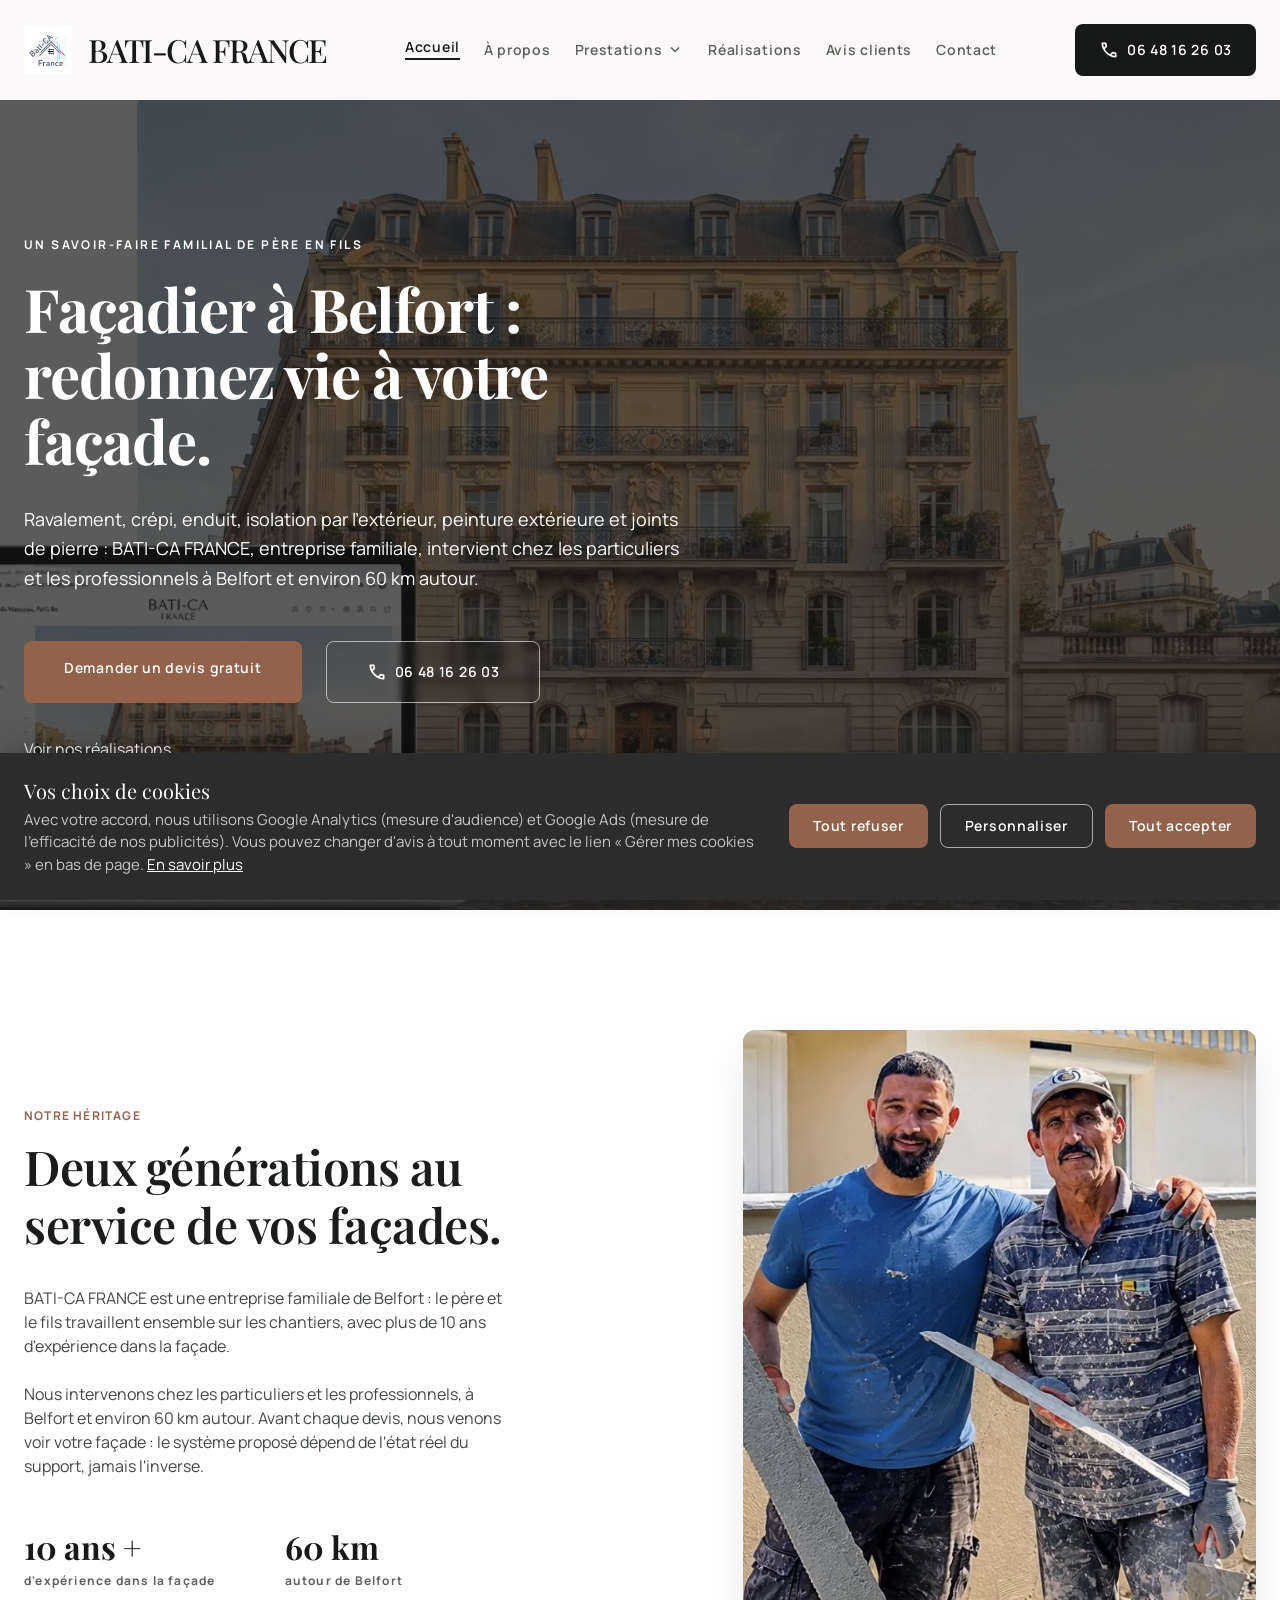
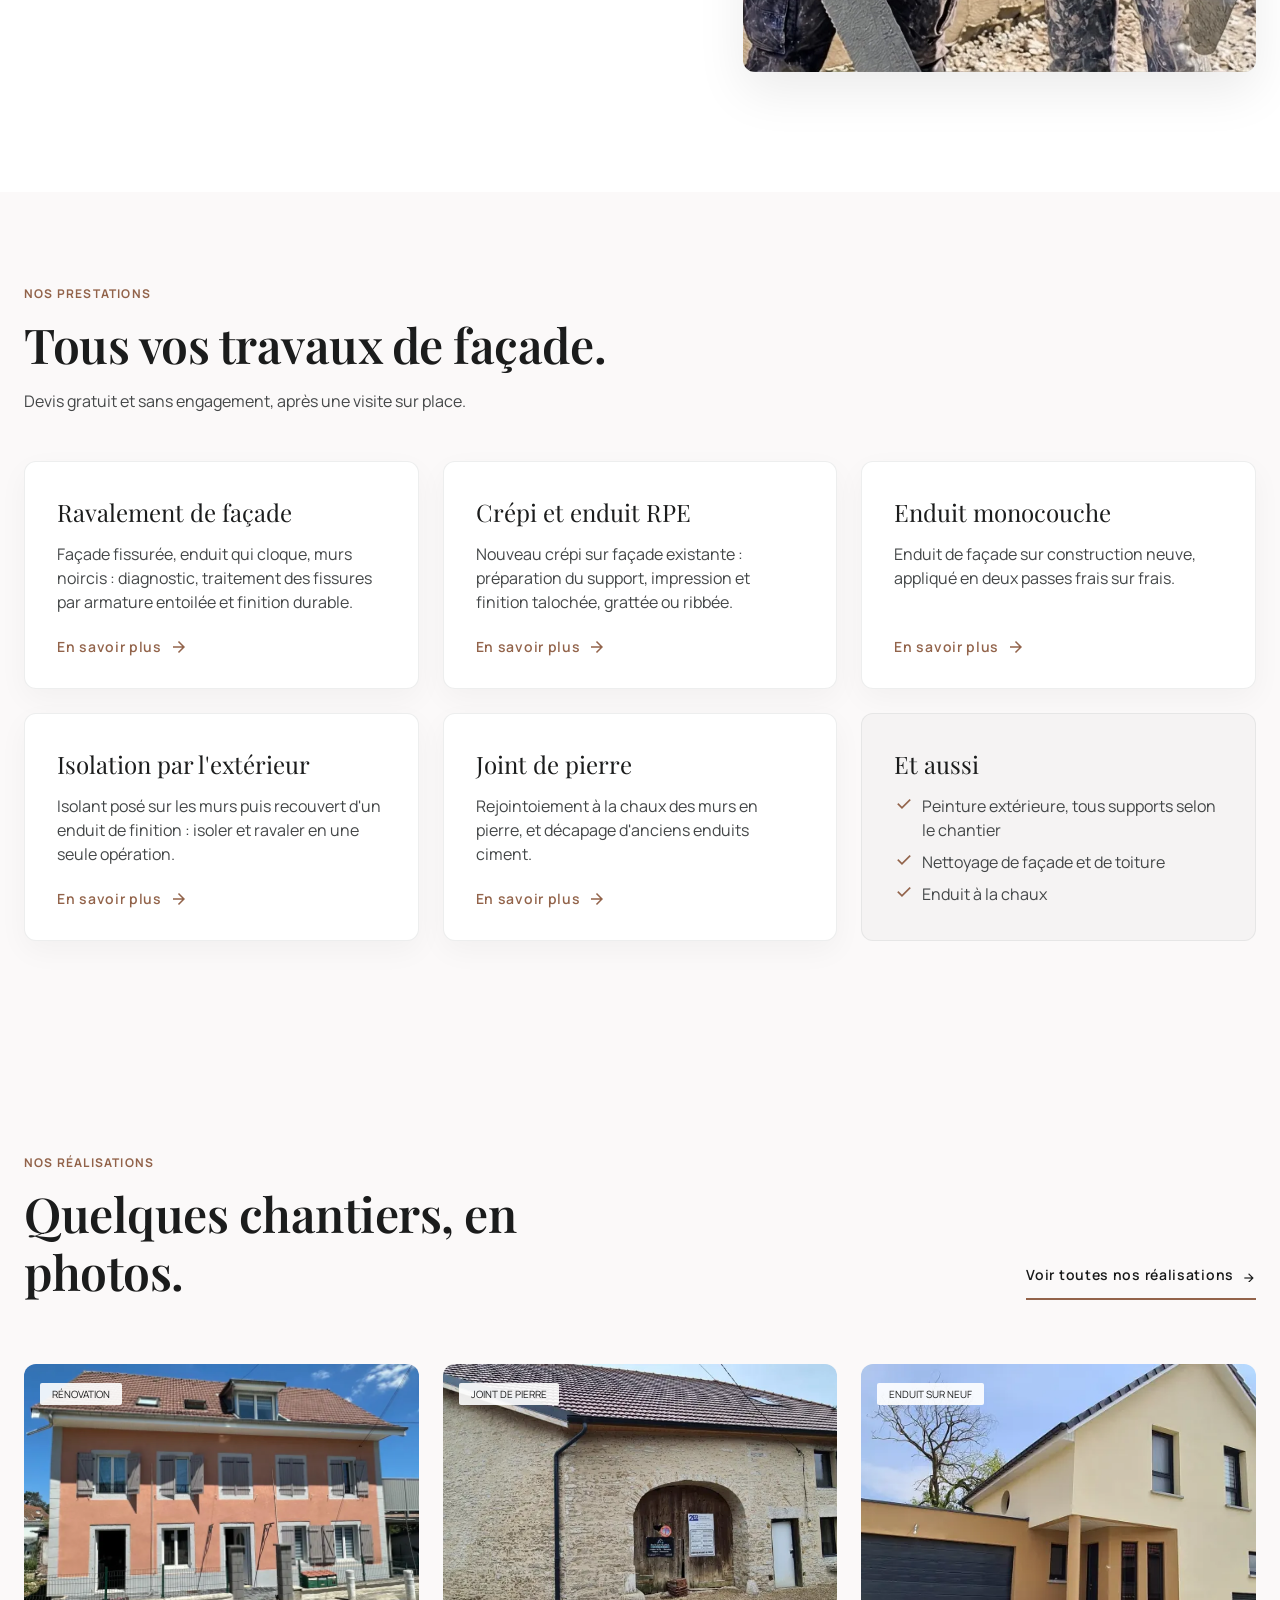
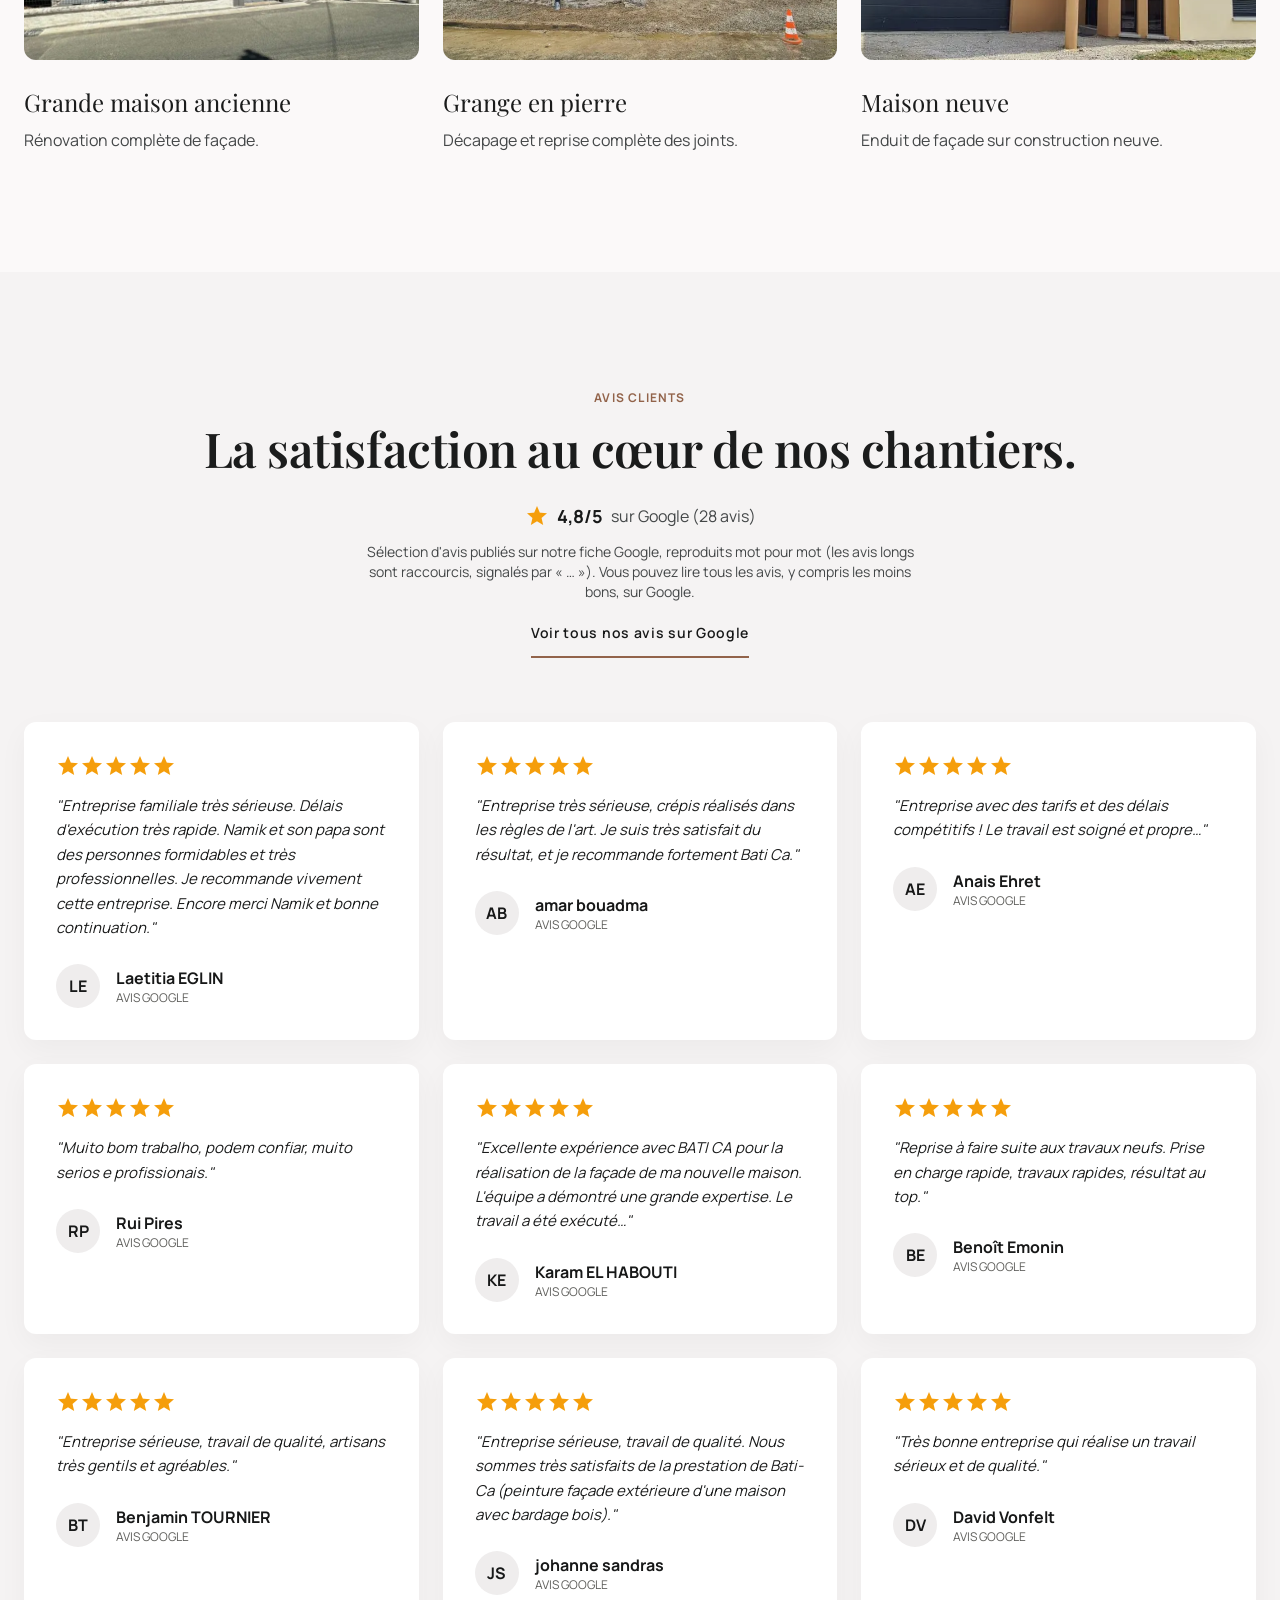
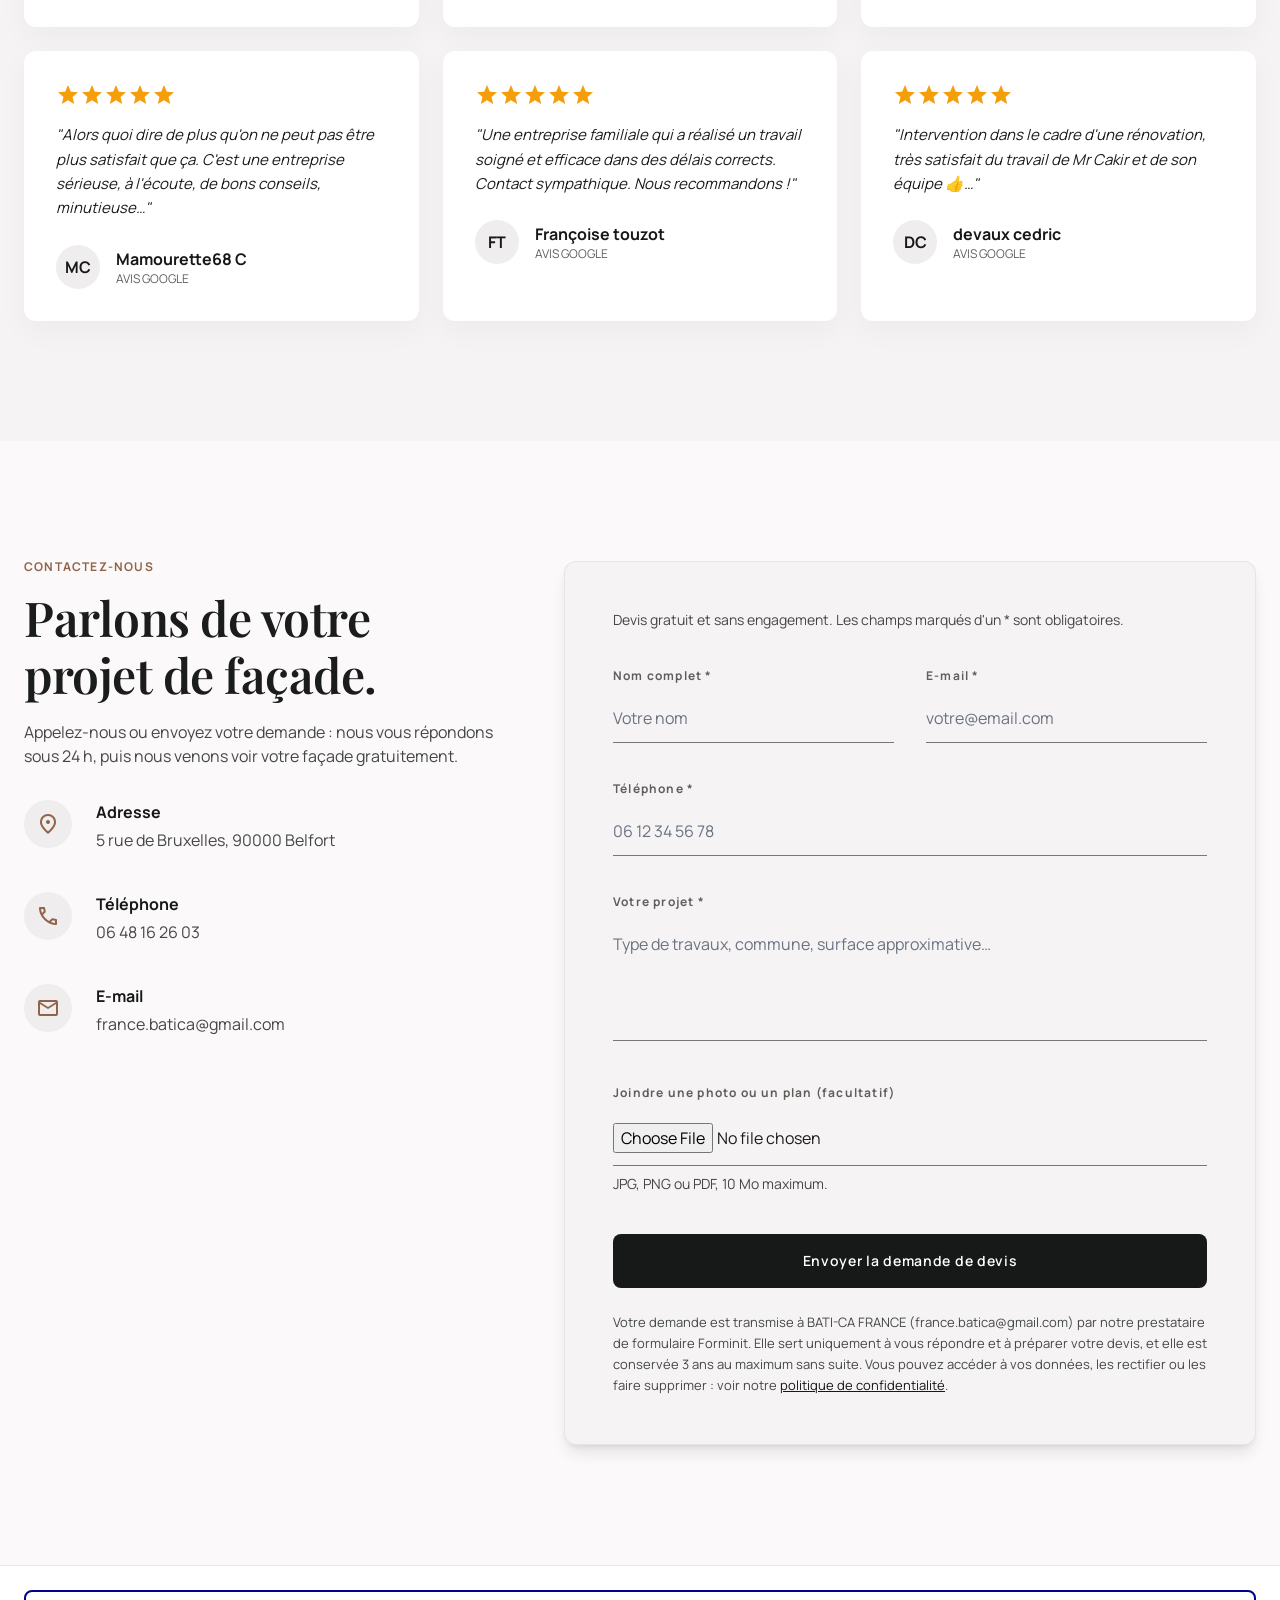
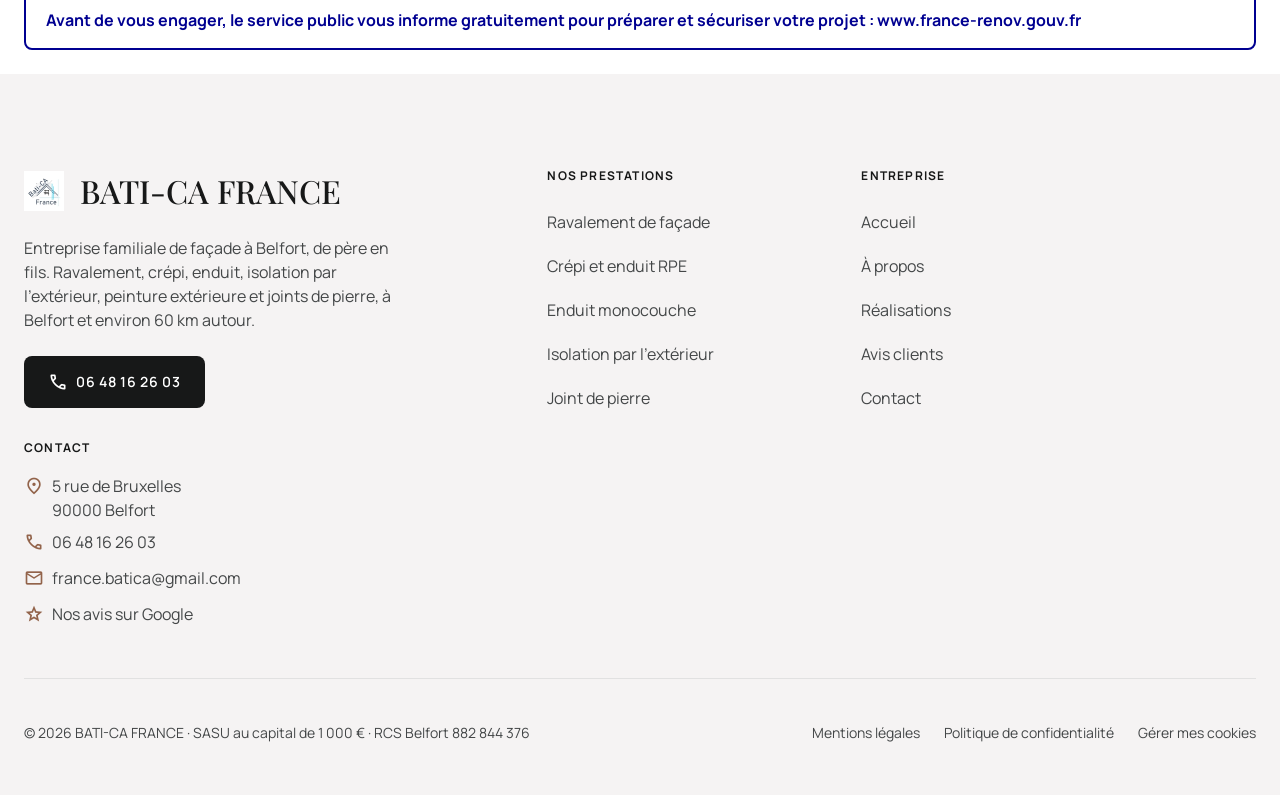
<file: index.html>
<!DOCTYPE html>
<html lang="fr">
<head>
<meta charset="utf-8"/>
<meta name="viewport" content="width=device-width, initial-scale=1"/>
<title>Façadier à Belfort | Ravalement de façade et crépi | BATI-CA FRANCE</title>
<meta name="description" content="Ravalement, crépi, enduit, isolation par l'extérieur et peinture à Belfort et environ 60 km autour. Entreprise familiale, devis gratuit, 4,8/5 sur Google."/>
<link rel="canonical" href="https://baticafrance.fr/"/>
<meta property="og:type" content="website"/>
<meta property="og:locale" content="fr_FR"/>
<meta property="og:site_name" content="BATI-CA FRANCE"/>
<meta property="og:title" content="Façadier à Belfort | Ravalement de façade et crépi | BATI-CA FRANCE"/>
<meta property="og:description" content="Ravalement, crépi, enduit, isolation par l'extérieur et peinture à Belfort et environ 60 km autour. Entreprise familiale, devis gratuit, 4,8/5 sur Google."/>
<meta property="og:url" content="https://baticafrance.fr/"/>
<meta property="og:image" content="https://baticafrance.fr/images/logo-bati-ca-france.jpg"/>
<meta property="og:image:width" content="620"/>
<meta property="og:image:height" content="613"/>
<meta property="og:image:alt" content="Logo BATI-CA FRANCE"/>
<meta name="twitter:card" content="summary"/>
<meta name="twitter:title" content="Façadier à Belfort | Ravalement de façade et crépi | BATI-CA FRANCE"/>
<meta name="twitter:description" content="Ravalement, crépi, enduit, isolation par l'extérieur et peinture à Belfort et environ 60 km autour. Entreprise familiale, devis gratuit, 4,8/5 sur Google."/>
<meta name="twitter:image" content="https://baticafrance.fr/images/logo-bati-ca-france.jpg"/>
<meta name="theme-color" content="#fbf9f9"/>
<link rel="preload" href="/fonts/manrope-latin.woff2" as="font" type="font/woff2" crossorigin/>
<link rel="preload" href="/fonts/playfair-display-latin.woff2" as="font" type="font/woff2" crossorigin/>
<link rel="preload" as="image" type="image/webp" href="/images/illustrations/facade-accueil-800.webp" imagesrcset="/images/illustrations/facade-accueil-800.webp 800w, /images/illustrations/facade-accueil.webp 1408w" imagesizes="100vw" fetchpriority="high"/>
<link rel="stylesheet" href="/css/site.css?v=2"/>
<link rel="icon" type="image/png" sizes="32x32" href="/favicon-32x32.png"/>
<link rel="icon" type="image/png" sizes="16x16" href="/favicon-16x16.png"/>
<link rel="apple-touch-icon" sizes="180x180" href="/apple-touch-icon.png"/>
<link rel="manifest" href="/site.webmanifest"/>
<script>document.documentElement.className += ' js'; window.baticaSecours = setTimeout(function () { document.documentElement.className = document.documentElement.className.replace(' js', ''); }, 4000);</script>
<script src="/js/site.js?v=2" defer></script>
<script type="application/ld+json">
{
  "@context": "https://schema.org",
  "@type": "HomeAndConstructionBusiness",
  "@id": "https://baticafrance.fr/#entreprise",
  "name": "BATI-CA FRANCE",
  "legalName": "BATI-CA FRANCE",
  "url": "https://baticafrance.fr/",
  "logo": "https://baticafrance.fr/images/logo-bati-ca-france.jpg",
  "image": "https://baticafrance.fr/images/logo-bati-ca-france.jpg",
  "description": "Entreprise familiale de façade à Belfort : ravalement, crépi, enduit monocouche, isolation thermique par l'extérieur, peinture extérieure et joints de pierre, à Belfort et environ 60 km autour.",
  "telephone": "+33648162603",
  "email": "france.batica@gmail.com",
  "vatID": "FR35882844376",
  "identifier": { "@type": "PropertyValue", "propertyID": "SIREN", "value": "882844376" },
  "address": {
    "@type": "PostalAddress",
    "streetAddress": "5 rue de Bruxelles",
    "postalCode": "90000",
    "addressLocality": "Belfort",
    "addressRegion": "Bourgogne-Franche-Comté",
    "addressCountry": "FR"
  },
  "areaServed": "Belfort et environ 60 km autour",
  "knowsAbout": [
    "Ravalement de façade",
    "Crépi et revêtement plastique épais (RPE)",
    "Enduit monocouche",
    "Isolation thermique par l'extérieur",
    "Peinture extérieure",
    "Joints de pierre à la chaux",
    "Enduit à la chaux",
    "Décapage d'enduit ciment",
    "Nettoyage de façade et de toiture"
  ],
  "sameAs": ["https://share.google/lSIS2s6g5fnpIzuVx"]
}
</script>
</head>
<body class="bg-background text-on-background font-body-md">
<a href="#contenu" class="sr-only focus:not-sr-only focus:fixed focus:top-2 focus:left-2 focus:z-[200] focus:bg-white focus:text-primary focus:px-4 focus:py-3 focus:rounded-lg focus:shadow-lg">Aller au contenu</a>
<div class="hidden fixed bottom-0 left-0 w-full z-[100] p-4 md:px-gutter md:py-6 bg-primary-container text-on-primary shadow-[0_-8px_30px_rgba(0,0,0,0.2)]" id="cookie-banner" role="region" aria-label="Choix des cookies">
<div class="max-w-container-max mx-auto" id="cookie-simple-view">
<div class="flex flex-col lg:flex-row lg:items-center justify-between gap-4 lg:gap-8">
<div class="flex-1">
<p class="font-headline-md text-lg md:text-xl mb-1 outline-none" id="cookie-title" tabindex="-1">Vos choix de cookies</p>
<p class="font-body-md text-[15px] text-on-primary-container">Avec votre accord, nous utilisons Google Analytics (mesure d'audience) et Google Ads (mesure de l'efficacité de nos publicités). Vous pouvez changer d'avis à tout moment avec le lien « Gérer mes cookies » en bas de page. <a class="underline text-white" href="/confidentialite#cookies">En savoir plus</a></p>
</div>
<div class="flex flex-col sm:flex-row gap-3 shrink-0">
<button type="button" class="font-button text-button bg-bronze text-white px-6 py-3 rounded-lg hover:bg-white hover:text-primary transition-colors min-h-[44px]" data-cookie="refuser">Tout refuser</button>
<button type="button" class="font-button text-button border border-white/60 px-6 py-3 rounded-lg hover:bg-white/10 transition-colors min-h-[44px]" data-cookie="personnaliser">Personnaliser</button>
<button type="button" class="font-button text-button bg-bronze text-white px-6 py-3 rounded-lg hover:bg-white hover:text-primary transition-colors min-h-[44px]" data-cookie="accepter">Tout accepter</button>
</div>
</div>
</div>
<div class="max-w-container-max mx-auto hidden" id="cookie-settings-view">
<p class="font-headline-md text-lg md:text-xl mb-4 outline-none" id="cookie-settings-title" tabindex="-1">Préférences de cookies</p>
<div class="space-y-3 mb-5">
<div class="flex items-center justify-between gap-6 bg-white/10 rounded-lg p-4">
<div>
<p class="font-bold mb-1">Cookies nécessaires</p>
<p class="text-sm text-on-primary-container">Mémorisent votre choix de cookies (6 mois). Toujours actifs.</p>
</div>
<input checked class="w-6 h-6 shrink-0" disabled type="checkbox" aria-label="Cookies nécessaires (toujours actifs)"/>
</div>
<label class="flex items-center justify-between gap-6 bg-white/10 rounded-lg p-4 cursor-pointer" for="cookie-stats">
<span>
<span class="block font-bold mb-1">Mesure d'audience (Google Analytics)</span>
<span class="block text-sm text-on-primary-container">Nous aide à savoir quelles pages sont consultées.</span>
</span>
<input class="w-6 h-6 shrink-0" id="cookie-stats" type="checkbox"/>
</label>
<label class="flex items-center justify-between gap-6 bg-white/10 rounded-lg p-4 cursor-pointer" for="cookie-marketing">
<span>
<span class="block font-bold mb-1">Publicité (Google Ads)</span>
<span class="block text-sm text-on-primary-container">Mesure les appels et demandes de devis venant de nos annonces.</span>
</span>
<input class="w-6 h-6 shrink-0" id="cookie-marketing" type="checkbox"/>
</label>
</div>
<div class="flex flex-col sm:flex-row gap-3">
<button type="button" class="font-button text-button bg-bronze text-white px-6 py-3 rounded-lg hover:bg-white hover:text-primary transition-colors min-h-[44px]" data-cookie="refuser">Tout refuser</button>
<button type="button" class="font-button text-button border border-white/60 px-6 py-3 rounded-lg hover:bg-white/10 transition-colors min-h-[44px]" data-cookie="enregistrer">Enregistrer mes choix</button>
<button type="button" class="font-button text-button bg-bronze text-white px-6 py-3 rounded-lg hover:bg-white hover:text-primary transition-colors min-h-[44px]" data-cookie="accepter">Tout accepter</button>
</div>
</div>
</div>
<header class="sticky top-0 w-full z-50 bg-background/95 backdrop-blur-md shadow-sm">
<div class="flex justify-between items-center w-full max-w-container-max mx-auto px-margin-mobile md:px-gutter py-3 md:py-6">
<a class="flex items-center gap-3 md:gap-4" href="/" aria-label="BATI-CA FRANCE – accueil">
<picture><source type="image/webp" srcset="/images/logo-bati-ca-france-160.webp"/><img alt="" class="h-10 md:h-12 w-auto" src="/images/logo-bati-ca-france.jpg" width="49" height="48"/></picture>
<span class="font-headline-md text-[22px] md:text-headline-md font-bold tracking-tighter text-primary">BATI-CA FRANCE</span>
</a>
<nav class="hidden xl:flex gap-6 items-center whitespace-nowrap" aria-label="Menu principal">
<a class="nav-link font-button text-button text-primary border-b-2 border-primary pb-1" href="/" aria-current="page">Accueil</a>
<a class="nav-link font-button text-button text-secondary hover:text-primary transition-colors" href="/#propos">À propos</a>
<div class="relative dropdown" data-dropdown>
<button type="button" class="nav-link font-button text-button text-secondary hover:text-primary transition-colors flex items-center gap-1" aria-expanded="false" aria-controls="menu-prestations" data-dropdown-toggle>Prestations <span class="material-symbols-outlined text-[18px]" aria-hidden="true">expand_more</span></button>
<div class="dropdown-panel absolute left-1/2 -translate-x-1/2 top-full pt-5 z-50" id="menu-prestations">
<ul class="bg-white rounded-xl shadow-[0px_16px_40px_rgba(0,0,0,0.12)] border border-outline-variant/30 py-3 w-[280px]">
<li><a class="block px-6 py-3 font-body-md text-[15px] text-on-surface-variant hover:bg-surface-container hover:text-primary transition-colors" href="/ravalement-facade">Ravalement de façade</a></li>
<li><a class="block px-6 py-3 font-body-md text-[15px] text-on-surface-variant hover:bg-surface-container hover:text-primary transition-colors" href="/crepi-enduit-rpe">Crépi et enduit RPE</a></li>
<li><a class="block px-6 py-3 font-body-md text-[15px] text-on-surface-variant hover:bg-surface-container hover:text-primary transition-colors" href="/enduit-monocouche">Enduit monocouche</a></li>
<li><a class="block px-6 py-3 font-body-md text-[15px] text-on-surface-variant hover:bg-surface-container hover:text-primary transition-colors" href="/isolation-exterieure">Isolation par l'extérieur</a></li>
<li><a class="block px-6 py-3 font-body-md text-[15px] text-on-surface-variant hover:bg-surface-container hover:text-primary transition-colors" href="/joint-de-pierre">Joint de pierre</a></li>
</ul>
</div>
</div>
<a class="nav-link font-button text-button text-secondary hover:text-primary transition-colors" href="/realisations">Réalisations</a>
<a class="nav-link font-button text-button text-secondary hover:text-primary transition-colors" href="/#temoignages">Avis clients</a>
<a class="nav-link font-button text-button text-secondary hover:text-primary transition-colors" href="/#contact">Contact</a>
</nav>
<a class="hidden xl:flex items-center gap-2 whitespace-nowrap bg-primary text-on-primary px-6 py-4 rounded-lg font-button text-button hover:bg-bronze transition-all duration-300 transform hover:-translate-y-1" href="tel:+33648162603" aria-label="Appeler BATI-CA FRANCE au 06 48 16 26 03">
<span class="material-symbols-outlined text-[20px]" aria-hidden="true">call</span>06 48 16 26 03
</a>
<div class="flex items-center gap-2 xl:hidden">
<a class="flex items-center justify-center w-11 h-11 rounded-lg bg-primary text-on-primary" href="tel:+33648162603" aria-label="Appeler BATI-CA FRANCE au 06 48 16 26 03"><span class="material-symbols-outlined" aria-hidden="true">call</span></a>
<button type="button" class="flex items-center justify-center w-11 h-11 text-primary" id="mobile-menu-toggle" aria-controls="mobile-menu" aria-expanded="false" aria-label="Ouvrir le menu">
<span class="material-symbols-outlined" id="mobile-menu-icon" aria-hidden="true">menu</span>
</button>
</div>
</div>
<nav class="xl:hidden flex-col gap-1 px-margin-mobile pb-6 bg-background border-t border-outline-variant/30 max-h-[calc(100vh-72px)] overflow-y-auto" id="mobile-menu" aria-label="Menu mobile">
<a class="font-button text-button text-primary font-bold py-3 min-h-[44px] flex items-center" href="/" aria-current="page">Accueil</a>
<a class="font-button text-button text-secondary py-3 min-h-[44px] flex items-center" href="/#propos">À propos</a>
<p class="font-label-caps text-label-caps text-bronze pt-4 pb-1">NOS PRESTATIONS</p>
<a class="font-body-md text-[15px] text-secondary py-2 pl-3 min-h-[44px] flex items-center" href="/ravalement-facade">Ravalement de façade</a>
<a class="font-body-md text-[15px] text-secondary py-2 pl-3 min-h-[44px] flex items-center" href="/crepi-enduit-rpe">Crépi et enduit RPE</a>
<a class="font-body-md text-[15px] text-secondary py-2 pl-3 min-h-[44px] flex items-center" href="/enduit-monocouche">Enduit monocouche</a>
<a class="font-body-md text-[15px] text-secondary py-2 pl-3 min-h-[44px] flex items-center" href="/isolation-exterieure">Isolation par l'extérieur</a>
<a class="font-body-md text-[15px] text-secondary py-2 pl-3 min-h-[44px] flex items-center" href="/joint-de-pierre">Joint de pierre</a>
<a class="font-button text-button text-secondary py-3 mt-2 min-h-[44px] flex items-center" href="/realisations">Réalisations</a>
<a class="font-button text-button text-secondary py-3 min-h-[44px] flex items-center" href="/#temoignages">Avis clients</a>
<a class="font-button text-button text-secondary py-3 min-h-[44px] flex items-center" href="/#contact">Contact</a>
<a class="flex items-center justify-center gap-2 bg-primary text-on-primary px-6 py-4 rounded-lg font-button text-button text-center mt-2" href="tel:+33648162603"><span class="material-symbols-outlined text-[20px]" aria-hidden="true">call</span>Appeler le 06 48 16 26 03</a>
</nav>
</header>
<main id="contenu">
<!-- Section 1: Hero -->
<section class="relative min-h-[85vh] md:min-h-[90vh] flex items-center overflow-hidden py-16" id="accueil">
<div class="absolute inset-0 z-0">
<div class="absolute inset-0 bg-primary/70 z-10"></div>
<picture class="contents"><source type="image/webp" srcset="/images/illustrations/facade-accueil-800.webp 800w, /images/illustrations/facade-accueil.webp 1408w" sizes="100vw"/><img alt="" class="w-full h-full object-cover" fetchpriority="high" src="/images/illustrations/facade-accueil.jpg" width="1408" height="768"/></picture>
</div>
<div class="relative z-20 max-w-container-max mx-auto px-margin-mobile md:px-gutter w-full">
<div class="max-w-2xl text-on-primary reveal active">
<span class="font-label-caps text-label-caps tracking-[0.2em] mb-6 block text-white">UN SAVOIR-FAIRE FAMILIAL DE PÈRE EN FILS</span>
<h1 class="font-headline-xl text-[38px] leading-tight md:text-headline-xl mb-8">Façadier à Belfort : redonnez vie à votre façade.</h1>
<p class="font-body-lg text-body-lg mb-10 md:mb-12 text-white leading-relaxed">Ravalement, crépi, enduit, isolation par l'extérieur, peinture extérieure et joints de pierre : BATI-CA FRANCE, entreprise familiale, intervient chez les particuliers et les professionnels à Belfort et environ 60 km autour.</p>
<div class="flex flex-col sm:flex-row gap-4 md:gap-6">
<a class="bg-bronze text-white px-10 py-5 rounded-lg font-button text-button hover:bg-white hover:text-primary transition-all duration-300 text-center" href="#contact">Demander un devis gratuit</a>
<a class="flex items-center justify-center gap-2 border border-white/60 backdrop-blur-sm text-white px-10 py-5 rounded-lg font-button text-button hover:bg-white/10 transition-all duration-300 text-center" href="tel:+33648162603"><span class="material-symbols-outlined text-[20px]" aria-hidden="true">call</span>06 48 16 26 03</a>
</div>
<p class="mt-6"><a class="text-white underline underline-offset-4 inline-flex items-center min-h-[44px]" href="/realisations">Voir nos réalisations</a></p>
</div>
</div>
</section>
<!-- Section 2: À Propos -->
<section class="py-section-padding-mobile md:py-section-padding-desktop bg-surface-container-lowest overflow-hidden" id="propos">
<div class="max-w-container-max mx-auto px-margin-mobile md:px-gutter">
<div class="grid grid-cols-1 md:grid-cols-12 gap-gutter items-center">
<div class="md:col-span-5 reveal active">
<span class="font-label-caps text-label-caps text-bronze mb-4 block">NOTRE HÉRITAGE</span>
<h2 class="font-headline-lg text-headline-lg-mobile md:text-headline-lg mb-8">Deux générations au service de vos façades.</h2>
<div class="space-y-6 text-on-surface-variant font-body-md">
<p>BATI-CA FRANCE est une entreprise familiale de Belfort : le père et le fils travaillent ensemble sur les chantiers, avec plus de 10 ans d'expérience dans la façade.</p>
<p>Nous intervenons chez les particuliers et les professionnels, à Belfort et environ 60 km autour. Avant chaque devis, nous venons voir votre façade : le système proposé dépend de l'état réel du support, jamais l'inverse.</p>
</div>
<div class="mt-12 grid grid-cols-2 gap-8">
<div>
<span class="block font-headline-md text-headline-md text-primary font-bold">10 ans +</span>
<span class="font-label-caps text-label-caps text-secondary">d'expérience dans la façade</span>
</div>
<div>
<span class="block font-headline-md text-headline-md text-primary font-bold">60 km</span>
<span class="font-label-caps text-label-caps text-secondary">autour de Belfort</span>
</div>
</div>
</div>
<div class="md:col-span-6 md:col-start-8 relative reveal active" style="transition-delay: 200ms;">
<div class="relative aspect-[4/5] bg-surface-container rounded-xl overflow-hidden shadow-[0px_20px_50px_rgba(0,0,0,0.08)]">
<picture class="contents"><source type="image/webp" srcset="/images/illustrations/equipe-chantier.webp"/><img alt="Deux artisans de BATI-CA FRANCE devant une façade en enduit" class="w-full h-full object-cover" loading="lazy" decoding="async" src="/images/illustrations/equipe-chantier.jpg" width="986" height="1232"/></picture>
</div>
</div>
</div>
</div>
</section>
<!-- Section : Nos prestations -->
<section class="py-section-padding-mobile md:py-24 bg-background" id="prestations" aria-labelledby="titre-prestations">
<div class="max-w-container-max mx-auto px-margin-mobile md:px-gutter">
<div class="max-w-2xl mb-12">
<span class="font-label-caps text-label-caps text-bronze mb-4 block">NOS PRESTATIONS</span>
<h2 id="titre-prestations" class="font-headline-lg text-headline-lg-mobile md:text-headline-lg mb-4">Tous vos travaux de façade.</h2>
<p class="text-on-surface-variant font-body-md">Devis gratuit et sans engagement, après une visite sur place.</p>
</div>
<ul class="grid grid-cols-1 sm:grid-cols-2 lg:grid-cols-3 gap-gutter">
<li><a class="card-lift group flex flex-col h-full bg-white p-8 rounded-xl border border-outline-variant/30 shadow-[0px_10px_30px_rgba(0,0,0,0.04)]" href="/ravalement-facade"><h3 class="font-headline-md text-[24px] mb-3 group-hover:text-bronze transition-colors">Ravalement de façade</h3><p class="text-on-surface-variant font-body-md mb-6 flex-1">Façade fissurée, enduit qui cloque, murs noircis : diagnostic, traitement des fissures par armature entoilée et finition durable.</p><span class="font-button text-button text-bronze flex items-center gap-2">En savoir plus <span class="material-symbols-outlined text-[18px]" aria-hidden="true">arrow_forward</span></span></a></li>
<li><a class="card-lift group flex flex-col h-full bg-white p-8 rounded-xl border border-outline-variant/30 shadow-[0px_10px_30px_rgba(0,0,0,0.04)]" href="/crepi-enduit-rpe"><h3 class="font-headline-md text-[24px] mb-3 group-hover:text-bronze transition-colors">Crépi et enduit RPE</h3><p class="text-on-surface-variant font-body-md mb-6 flex-1">Nouveau crépi sur façade existante : préparation du support, impression et finition talochée, grattée ou ribbée.</p><span class="font-button text-button text-bronze flex items-center gap-2">En savoir plus <span class="material-symbols-outlined text-[18px]" aria-hidden="true">arrow_forward</span></span></a></li>
<li><a class="card-lift group flex flex-col h-full bg-white p-8 rounded-xl border border-outline-variant/30 shadow-[0px_10px_30px_rgba(0,0,0,0.04)]" href="/enduit-monocouche"><h3 class="font-headline-md text-[24px] mb-3 group-hover:text-bronze transition-colors">Enduit monocouche</h3><p class="text-on-surface-variant font-body-md mb-6 flex-1">Enduit de façade sur construction neuve, appliqué en deux passes frais sur frais.</p><span class="font-button text-button text-bronze flex items-center gap-2">En savoir plus <span class="material-symbols-outlined text-[18px]" aria-hidden="true">arrow_forward</span></span></a></li>
<li><a class="card-lift group flex flex-col h-full bg-white p-8 rounded-xl border border-outline-variant/30 shadow-[0px_10px_30px_rgba(0,0,0,0.04)]" href="/isolation-exterieure"><h3 class="font-headline-md text-[24px] mb-3 group-hover:text-bronze transition-colors">Isolation par l'extérieur</h3><p class="text-on-surface-variant font-body-md mb-6 flex-1">Isolant posé sur les murs puis recouvert d'un enduit de finition : isoler et ravaler en une seule opération.</p><span class="font-button text-button text-bronze flex items-center gap-2">En savoir plus <span class="material-symbols-outlined text-[18px]" aria-hidden="true">arrow_forward</span></span></a></li>
<li><a class="card-lift group flex flex-col h-full bg-white p-8 rounded-xl border border-outline-variant/30 shadow-[0px_10px_30px_rgba(0,0,0,0.04)]" href="/joint-de-pierre"><h3 class="font-headline-md text-[24px] mb-3 group-hover:text-bronze transition-colors">Joint de pierre</h3><p class="text-on-surface-variant font-body-md mb-6 flex-1">Rejointoiement à la chaux des murs en pierre, et décapage d'anciens enduits ciment.</p><span class="font-button text-button text-bronze flex items-center gap-2">En savoir plus <span class="material-symbols-outlined text-[18px]" aria-hidden="true">arrow_forward</span></span></a></li>
<li class="flex flex-col h-full bg-surface-container-low p-8 rounded-xl border border-outline-variant/30"><h3 class="font-headline-md text-[24px] mb-3">Et aussi</h3><ul class="text-on-surface-variant font-body-md space-y-2 flex-1"><li class="flex gap-2"><span class="material-symbols-outlined text-bronze text-[20px] shrink-0" aria-hidden="true">check</span>Peinture extérieure, tous supports selon le chantier</li><li class="flex gap-2"><span class="material-symbols-outlined text-bronze text-[20px] shrink-0" aria-hidden="true">check</span>Nettoyage de façade et de toiture</li><li class="flex gap-2"><span class="material-symbols-outlined text-bronze text-[20px] shrink-0" aria-hidden="true">check</span>Enduit à la chaux</li></ul></li>
</ul>
</div>
</section>
<!-- Section 3: Nos Réalisations (Preview) -->
<section class="py-section-padding-mobile md:py-section-padding-desktop bg-background" id="realisations">
<div class="max-w-container-max mx-auto px-margin-mobile md:px-gutter">
<div class="flex flex-col md:flex-row justify-between items-end mb-16 gap-6 reveal active">
<div class="max-w-xl">
<span class="font-label-caps text-label-caps text-bronze mb-4 block">NOS RÉALISATIONS</span>
<h2 class="font-headline-lg text-headline-lg-mobile md:text-headline-lg">Quelques chantiers, en photos.</h2>
</div>
<a class="font-button text-button text-primary border-b-2 border-bronze pb-1 hover:text-bronze transition-colors flex items-center gap-2 min-h-[44px]" href="/realisations">
                        Voir toutes nos réalisations <span class="material-symbols-outlined text-sm" aria-hidden="true">arrow_forward</span>
</a>
</div>
<div class="grid grid-cols-1 md:grid-cols-3 gap-gutter">
<!-- Chantier 1 : rénovation -->
<a class="group block reveal active" href="/realisations#grande-maison-ancienne" aria-label="Grande maison ancienne : voir ce chantier sur la page Réalisations" style="transition-delay: 100ms;">
<div class="aspect-[4/3] overflow-hidden rounded-xl mb-6 relative bg-surface-container">
<picture class="contents"><source type="image/webp" srcset="/images/realisations/f-grande-maison-apres-02-800.webp 800w, /images/realisations/f-grande-maison-apres-02.webp 1400w" sizes="(min-width: 768px) 33vw, 100vw"/><img class="w-full h-full object-cover group-hover:scale-105 transition-transform duration-500" alt="Grande maison ancienne rénovée par BATI-CA FRANCE, façade enduite en terracotta avec encadrements gris" loading="lazy" decoding="async" src="/images/realisations/f-grande-maison-apres-02.jpg" width="1400" height="1050"/></picture>
<div class="absolute top-4 left-4">
<span class="bg-white/90 backdrop-blur px-3 py-1 rounded-sm font-label-caps text-[10px]">RÉNOVATION</span>
</div>
</div>
<h3 class="font-headline-md text-[24px] mb-2 group-hover:text-bronze transition-colors">Grande maison ancienne</h3>
<p class="text-on-surface-variant font-body-md">Rénovation complète de façade.</p>
</a>
<!-- Chantier 2 : joint de pierre -->
<a class="group block reveal active" href="/realisations#grange-en-pierre" aria-label="Grange en pierre : voir ce chantier sur la page Réalisations" style="transition-delay: 200ms;">
<div class="aspect-[4/3] overflow-hidden rounded-xl mb-6 relative bg-surface-container">
<picture class="contents"><source type="image/webp" srcset="/images/realisations/k-grange-pierre-apres-800.webp 800w, /images/realisations/k-grange-pierre-apres.webp 1500w" sizes="(min-width: 768px) 33vw, 100vw"/><img class="w-full h-full object-cover group-hover:scale-105 transition-transform duration-500" alt="Grange en pierre après reprise complète des joints, pierre apparente autour du porche" loading="lazy" decoding="async" src="/images/realisations/k-grange-pierre-apres.jpg" width="1500" height="844"/></picture>
<div class="absolute top-4 left-4">
<span class="bg-white/90 backdrop-blur px-3 py-1 rounded-sm font-label-caps text-[10px]">JOINT DE PIERRE</span>
</div>
</div>
<h3 class="font-headline-md text-[24px] mb-2 group-hover:text-bronze transition-colors">Grange en pierre</h3>
<p class="text-on-surface-variant font-body-md">Décapage et reprise complète des joints.</p>
</a>
<!-- Chantier 3 : enduit sur neuf -->
<a class="group block reveal active" href="/realisations#maison-neuve" aria-label="Maison neuve : voir ce chantier sur la page Réalisations" style="transition-delay: 300ms;">
<div class="aspect-[4/3] overflow-hidden rounded-xl mb-6 relative bg-surface-container">
<picture class="contents"><source type="image/webp" srcset="/images/realisations/h-maison-deux-tons-800.webp 800w, /images/realisations/h-maison-deux-tons.webp 1600w" sizes="(min-width: 768px) 33vw, 100vw"/><img class="w-full h-full object-cover group-hover:scale-105 transition-transform duration-500" alt="Maison neuve avec enduit de façade deux tons, crème et ocre" loading="lazy" decoding="async" src="/images/realisations/h-maison-deux-tons.jpg" width="1600" height="720"/></picture>
<div class="absolute top-4 left-4">
<span class="bg-white/90 backdrop-blur px-3 py-1 rounded-sm font-label-caps text-[10px]">ENDUIT SUR NEUF</span>
</div>
</div>
<h3 class="font-headline-md text-[24px] mb-2 group-hover:text-bronze transition-colors">Maison neuve</h3>
<p class="text-on-surface-variant font-body-md">Enduit de façade sur construction neuve.</p>
</a>
</div>
</div>
</section>
<!-- Section 4: Témoignages -->
<section class="py-section-padding-mobile md:py-section-padding-desktop bg-surface-container-low" id="temoignages">
<div class="max-w-container-max mx-auto px-margin-mobile md:px-gutter">
<div class="text-center mb-16 reveal active">
<span class="font-label-caps text-label-caps text-bronze mb-4 block">AVIS CLIENTS</span>
<h2 class="font-headline-lg text-headline-lg-mobile md:text-headline-lg mb-6">La satisfaction au cœur de nos chantiers.</h2>
<div class="flex flex-col items-center justify-center gap-3">
<p class="flex items-center gap-2 text-on-surface"><span class="material-symbols-outlined icon-fill text-amber-500" aria-hidden="true">star</span><strong class="text-primary text-lg">4,8/5</strong> <span class="text-on-surface-variant">sur Google (28 avis)</span></p>
<p class="text-sm text-on-surface-variant max-w-xl">Sélection d'avis publiés sur notre fiche Google, reproduits mot pour mot (les avis longs sont raccourcis, signalés par « … »). Vous pouvez lire tous les avis, y compris les moins bons, sur Google.</p>
<a class="inline-flex items-center min-h-[44px] font-button text-button text-primary border-b-2 border-bronze pb-1 hover:text-bronze transition-colors" href="https://share.google/lSIS2s6g5fnpIzuVx" rel="noopener" target="_blank">Voir tous nos avis sur Google<span class="sr-only"> (nouvel onglet)</span></a>
</div>
</div>
<div class="grid grid-cols-1 md:grid-cols-2 lg:grid-cols-3 gap-6">
<div class="bg-white p-8 rounded-xl shadow-[0px_10px_30px_rgba(0,0,0,0.04)] reveal active">
<div class="flex text-amber-500 mb-4" role="img" aria-label="Note : 5 étoiles sur 5">
<span class="material-symbols-outlined icon-fill" aria-hidden="true">star</span>
<span class="material-symbols-outlined icon-fill" aria-hidden="true">star</span>
<span class="material-symbols-outlined icon-fill" aria-hidden="true">star</span>
<span class="material-symbols-outlined icon-fill" aria-hidden="true">star</span>
<span class="material-symbols-outlined icon-fill" aria-hidden="true">star</span>
</div>
<p class="font-body-md italic text-on-surface mb-6 text-[15px] leading-relaxed">"Entreprise familiale très sérieuse. Délais d'exécution très rapide. Namik et son papa sont des personnes formidables et très professionnelles. Je recommande vivement cette entreprise. Encore merci Namik et bonne continuation."</p>
<div class="flex items-center gap-4">
<div aria-hidden="true" class="w-11 h-11 rounded-full bg-surface-container flex items-center justify-center font-bold text-primary shrink-0">LE</div>
<div>
<p class="font-bold text-primary">Laetitia EGLIN</p>
<p class="text-xs text-secondary font-label-caps">AVIS GOOGLE</p>
</div>
</div>
</div>
<div class="bg-white p-8 rounded-xl shadow-[0px_10px_30px_rgba(0,0,0,0.04)] reveal active">
<div class="flex text-amber-500 mb-4" role="img" aria-label="Note : 5 étoiles sur 5">
<span class="material-symbols-outlined icon-fill" aria-hidden="true">star</span>
<span class="material-symbols-outlined icon-fill" aria-hidden="true">star</span>
<span class="material-symbols-outlined icon-fill" aria-hidden="true">star</span>
<span class="material-symbols-outlined icon-fill" aria-hidden="true">star</span>
<span class="material-symbols-outlined icon-fill" aria-hidden="true">star</span>
</div>
<p class="font-body-md italic text-on-surface mb-6 text-[15px] leading-relaxed">"Entreprise très sérieuse, crépis réalisés dans les règles de l'art. Je suis très satisfait du résultat, et je recommande fortement Bati Ca."</p>
<div class="flex items-center gap-4">
<div aria-hidden="true" class="w-11 h-11 rounded-full bg-surface-container flex items-center justify-center font-bold text-primary shrink-0">AB</div>
<div>
<p class="font-bold text-primary">amar bouadma</p>
<p class="text-xs text-secondary font-label-caps">AVIS GOOGLE</p>
</div>
</div>
</div>
<div class="bg-white p-8 rounded-xl shadow-[0px_10px_30px_rgba(0,0,0,0.04)] reveal active">
<div class="flex text-amber-500 mb-4" role="img" aria-label="Note : 5 étoiles sur 5">
<span class="material-symbols-outlined icon-fill" aria-hidden="true">star</span>
<span class="material-symbols-outlined icon-fill" aria-hidden="true">star</span>
<span class="material-symbols-outlined icon-fill" aria-hidden="true">star</span>
<span class="material-symbols-outlined icon-fill" aria-hidden="true">star</span>
<span class="material-symbols-outlined icon-fill" aria-hidden="true">star</span>
</div>
<p class="font-body-md italic text-on-surface mb-6 text-[15px] leading-relaxed">"Entreprise avec des tarifs et des délais compétitifs ! Le travail est soigné et propre…"</p>
<div class="flex items-center gap-4">
<div aria-hidden="true" class="w-11 h-11 rounded-full bg-surface-container flex items-center justify-center font-bold text-primary shrink-0">AE</div>
<div>
<p class="font-bold text-primary">Anais Ehret</p>
<p class="text-xs text-secondary font-label-caps">AVIS GOOGLE</p>
</div>
</div>
</div>
<div class="bg-white p-8 rounded-xl shadow-[0px_10px_30px_rgba(0,0,0,0.04)] reveal active">
<div class="flex text-amber-500 mb-4" role="img" aria-label="Note : 5 étoiles sur 5">
<span class="material-symbols-outlined icon-fill" aria-hidden="true">star</span>
<span class="material-symbols-outlined icon-fill" aria-hidden="true">star</span>
<span class="material-symbols-outlined icon-fill" aria-hidden="true">star</span>
<span class="material-symbols-outlined icon-fill" aria-hidden="true">star</span>
<span class="material-symbols-outlined icon-fill" aria-hidden="true">star</span>
</div>
<p class="font-body-md italic text-on-surface mb-6 text-[15px] leading-relaxed" lang="pt">"Muito bom trabalho, podem confiar, muito serios e profissionais."</p>
<div class="flex items-center gap-4">
<div aria-hidden="true" class="w-11 h-11 rounded-full bg-surface-container flex items-center justify-center font-bold text-primary shrink-0">RP</div>
<div>
<p class="font-bold text-primary">Rui Pires</p>
<p class="text-xs text-secondary font-label-caps">AVIS GOOGLE</p>
</div>
</div>
</div>
<div class="bg-white p-8 rounded-xl shadow-[0px_10px_30px_rgba(0,0,0,0.04)] reveal active">
<div class="flex text-amber-500 mb-4" role="img" aria-label="Note : 5 étoiles sur 5">
<span class="material-symbols-outlined icon-fill" aria-hidden="true">star</span>
<span class="material-symbols-outlined icon-fill" aria-hidden="true">star</span>
<span class="material-symbols-outlined icon-fill" aria-hidden="true">star</span>
<span class="material-symbols-outlined icon-fill" aria-hidden="true">star</span>
<span class="material-symbols-outlined icon-fill" aria-hidden="true">star</span>
</div>
<p class="font-body-md italic text-on-surface mb-6 text-[15px] leading-relaxed">"Excellente expérience avec BATI CA pour la réalisation de la façade de ma nouvelle maison. L'équipe a démontré une grande expertise. Le travail a été exécuté…"</p>
<div class="flex items-center gap-4">
<div aria-hidden="true" class="w-11 h-11 rounded-full bg-surface-container flex items-center justify-center font-bold text-primary shrink-0">KE</div>
<div>
<p class="font-bold text-primary">Karam EL HABOUTI</p>
<p class="text-xs text-secondary font-label-caps">AVIS GOOGLE</p>
</div>
</div>
</div>
<div class="bg-white p-8 rounded-xl shadow-[0px_10px_30px_rgba(0,0,0,0.04)] reveal active">
<div class="flex text-amber-500 mb-4" role="img" aria-label="Note : 5 étoiles sur 5">
<span class="material-symbols-outlined icon-fill" aria-hidden="true">star</span>
<span class="material-symbols-outlined icon-fill" aria-hidden="true">star</span>
<span class="material-symbols-outlined icon-fill" aria-hidden="true">star</span>
<span class="material-symbols-outlined icon-fill" aria-hidden="true">star</span>
<span class="material-symbols-outlined icon-fill" aria-hidden="true">star</span>
</div>
<p class="font-body-md italic text-on-surface mb-6 text-[15px] leading-relaxed">"Reprise à faire suite aux travaux neufs. Prise en charge rapide, travaux rapides, résultat au top."</p>
<div class="flex items-center gap-4">
<div aria-hidden="true" class="w-11 h-11 rounded-full bg-surface-container flex items-center justify-center font-bold text-primary shrink-0">BE</div>
<div>
<p class="font-bold text-primary">Benoît Emonin</p>
<p class="text-xs text-secondary font-label-caps">AVIS GOOGLE</p>
</div>
</div>
</div>
<div class="bg-white p-8 rounded-xl shadow-[0px_10px_30px_rgba(0,0,0,0.04)] reveal active">
<div class="flex text-amber-500 mb-4" role="img" aria-label="Note : 5 étoiles sur 5">
<span class="material-symbols-outlined icon-fill" aria-hidden="true">star</span>
<span class="material-symbols-outlined icon-fill" aria-hidden="true">star</span>
<span class="material-symbols-outlined icon-fill" aria-hidden="true">star</span>
<span class="material-symbols-outlined icon-fill" aria-hidden="true">star</span>
<span class="material-symbols-outlined icon-fill" aria-hidden="true">star</span>
</div>
<p class="font-body-md italic text-on-surface mb-6 text-[15px] leading-relaxed">"Entreprise sérieuse, travail de qualité, artisans très gentils et agréables."</p>
<div class="flex items-center gap-4">
<div aria-hidden="true" class="w-11 h-11 rounded-full bg-surface-container flex items-center justify-center font-bold text-primary shrink-0">BT</div>
<div>
<p class="font-bold text-primary">Benjamin TOURNIER</p>
<p class="text-xs text-secondary font-label-caps">AVIS GOOGLE</p>
</div>
</div>
</div>
<div class="bg-white p-8 rounded-xl shadow-[0px_10px_30px_rgba(0,0,0,0.04)] reveal active">
<div class="flex text-amber-500 mb-4" role="img" aria-label="Note : 5 étoiles sur 5">
<span class="material-symbols-outlined icon-fill" aria-hidden="true">star</span>
<span class="material-symbols-outlined icon-fill" aria-hidden="true">star</span>
<span class="material-symbols-outlined icon-fill" aria-hidden="true">star</span>
<span class="material-symbols-outlined icon-fill" aria-hidden="true">star</span>
<span class="material-symbols-outlined icon-fill" aria-hidden="true">star</span>
</div>
<p class="font-body-md italic text-on-surface mb-6 text-[15px] leading-relaxed">"Entreprise sérieuse, travail de qualité. Nous sommes très satisfaits de la prestation de Bati-Ca (peinture façade extérieure d'une maison avec bardage bois)."</p>
<div class="flex items-center gap-4">
<div aria-hidden="true" class="w-11 h-11 rounded-full bg-surface-container flex items-center justify-center font-bold text-primary shrink-0">JS</div>
<div>
<p class="font-bold text-primary">johanne sandras</p>
<p class="text-xs text-secondary font-label-caps">AVIS GOOGLE</p>
</div>
</div>
</div>
<div class="bg-white p-8 rounded-xl shadow-[0px_10px_30px_rgba(0,0,0,0.04)] reveal active">
<div class="flex text-amber-500 mb-4" role="img" aria-label="Note : 5 étoiles sur 5">
<span class="material-symbols-outlined icon-fill" aria-hidden="true">star</span>
<span class="material-symbols-outlined icon-fill" aria-hidden="true">star</span>
<span class="material-symbols-outlined icon-fill" aria-hidden="true">star</span>
<span class="material-symbols-outlined icon-fill" aria-hidden="true">star</span>
<span class="material-symbols-outlined icon-fill" aria-hidden="true">star</span>
</div>
<p class="font-body-md italic text-on-surface mb-6 text-[15px] leading-relaxed">"Très bonne entreprise qui réalise un travail sérieux et de qualité."</p>
<div class="flex items-center gap-4">
<div aria-hidden="true" class="w-11 h-11 rounded-full bg-surface-container flex items-center justify-center font-bold text-primary shrink-0">DV</div>
<div>
<p class="font-bold text-primary">David Vonfelt</p>
<p class="text-xs text-secondary font-label-caps">AVIS GOOGLE</p>
</div>
</div>
</div>
<div class="bg-white p-8 rounded-xl shadow-[0px_10px_30px_rgba(0,0,0,0.04)] reveal active">
<div class="flex text-amber-500 mb-4" role="img" aria-label="Note : 5 étoiles sur 5">
<span class="material-symbols-outlined icon-fill" aria-hidden="true">star</span>
<span class="material-symbols-outlined icon-fill" aria-hidden="true">star</span>
<span class="material-symbols-outlined icon-fill" aria-hidden="true">star</span>
<span class="material-symbols-outlined icon-fill" aria-hidden="true">star</span>
<span class="material-symbols-outlined icon-fill" aria-hidden="true">star</span>
</div>
<p class="font-body-md italic text-on-surface mb-6 text-[15px] leading-relaxed">"Alors quoi dire de plus qu'on ne peut pas être plus satisfait que ça. C'est une entreprise sérieuse, à l'écoute, de bons conseils, minutieuse…"</p>
<div class="flex items-center gap-4">
<div aria-hidden="true" class="w-11 h-11 rounded-full bg-surface-container flex items-center justify-center font-bold text-primary shrink-0">MC</div>
<div>
<p class="font-bold text-primary">Mamourette68 C</p>
<p class="text-xs text-secondary font-label-caps">AVIS GOOGLE</p>
</div>
</div>
</div>
<div class="bg-white p-8 rounded-xl shadow-[0px_10px_30px_rgba(0,0,0,0.04)] reveal active">
<div class="flex text-amber-500 mb-4" role="img" aria-label="Note : 5 étoiles sur 5">
<span class="material-symbols-outlined icon-fill" aria-hidden="true">star</span>
<span class="material-symbols-outlined icon-fill" aria-hidden="true">star</span>
<span class="material-symbols-outlined icon-fill" aria-hidden="true">star</span>
<span class="material-symbols-outlined icon-fill" aria-hidden="true">star</span>
<span class="material-symbols-outlined icon-fill" aria-hidden="true">star</span>
</div>
<p class="font-body-md italic text-on-surface mb-6 text-[15px] leading-relaxed">"Une entreprise familiale qui a réalisé un travail soigné et efficace dans des délais corrects. Contact sympathique. Nous recommandons !"</p>
<div class="flex items-center gap-4">
<div aria-hidden="true" class="w-11 h-11 rounded-full bg-surface-container flex items-center justify-center font-bold text-primary shrink-0">FT</div>
<div>
<p class="font-bold text-primary">Françoise touzot</p>
<p class="text-xs text-secondary font-label-caps">AVIS GOOGLE</p>
</div>
</div>
</div>
<div class="bg-white p-8 rounded-xl shadow-[0px_10px_30px_rgba(0,0,0,0.04)] reveal active">
<div class="flex text-amber-500 mb-4" role="img" aria-label="Note : 5 étoiles sur 5">
<span class="material-symbols-outlined icon-fill" aria-hidden="true">star</span>
<span class="material-symbols-outlined icon-fill" aria-hidden="true">star</span>
<span class="material-symbols-outlined icon-fill" aria-hidden="true">star</span>
<span class="material-symbols-outlined icon-fill" aria-hidden="true">star</span>
<span class="material-symbols-outlined icon-fill" aria-hidden="true">star</span>
</div>
<p class="font-body-md italic text-on-surface mb-6 text-[15px] leading-relaxed">"Intervention dans le cadre d'une rénovation, très satisfait du travail de Mr Cakir et de son équipe 👍…"</p>
<div class="flex items-center gap-4">
<div aria-hidden="true" class="w-11 h-11 rounded-full bg-surface-container flex items-center justify-center font-bold text-primary shrink-0">DC</div>
<div>
<p class="font-bold text-primary">devaux cedric</p>
<p class="text-xs text-secondary font-label-caps">AVIS GOOGLE</p>
</div>
</div>
</div>
</div>
</div>
</section>
<!-- Section 5: Contact -->
<section class="py-section-padding-mobile md:py-section-padding-desktop bg-background" id="contact">
<div class="max-w-container-max mx-auto px-margin-mobile md:px-gutter">
<div class="grid grid-cols-1 md:grid-cols-12 gap-10 md:gap-16">
<div class="md:col-span-5 reveal active">
<span class="font-label-caps text-label-caps text-bronze mb-4 block">CONTACTEZ-NOUS</span>
<h2 class="font-headline-lg text-headline-lg-mobile md:text-headline-lg mb-4">Parlons de votre projet de façade.</h2>
<p class="text-on-surface-variant font-body-md mb-8">Appelez-nous ou envoyez votre demande : nous vous répondons sous 24 h, puis nous venons voir votre façade gratuitement.</p>
<div class="space-y-10">
<div class="flex gap-6 items-start">
<span class="material-symbols-outlined text-bronze p-3 bg-surface-container rounded-full" aria-hidden="true">location_on</span>
<div>
<h3 class="font-bold text-primary mb-1">Adresse</h3>
<p class="text-on-surface-variant">5 rue de Bruxelles, 90000 Belfort</p>
</div>
</div>
<div class="flex gap-6 items-start">
<span class="material-symbols-outlined text-bronze p-3 bg-surface-container rounded-full" aria-hidden="true">phone</span>
<div>
<h3 class="font-bold text-primary mb-1">Téléphone</h3>
<p class="text-on-surface-variant"><a class="hover:text-bronze transition-colors" href="tel:+33648162603">06 48 16 26 03</a></p>
</div>
</div>
<div class="flex gap-6 items-start">
<span class="material-symbols-outlined text-bronze p-3 bg-surface-container rounded-full" aria-hidden="true">mail</span>
<div>
<h3 class="font-bold text-primary mb-1">E-mail</h3>
<p class="text-on-surface-variant"><a class="hover:text-bronze transition-colors" href="mailto:france.batica@gmail.com">france.batica@gmail.com</a></p>
</div>
</div>
</div>
</div>
<div class="md:col-span-7 relative">
<form action="https://forminit.com/f/57fm41kss0j" method="POST" enctype="multipart/form-data" class="bg-surface-container-low p-6 sm:p-10 md:p-12 rounded-xl shadow-lg border border-outline-variant/30" id="devis-form">
<p class="text-sm text-on-surface-variant mb-8">Devis gratuit et sans engagement. Les champs marqués d'un * sont obligatoires.</p>
<div class="grid grid-cols-1 md:grid-cols-2 gap-8 mb-8">
<div class="space-y-2">
<label class="font-label-caps text-label-caps text-secondary" for="devis-nom">Nom complet *</label>
<input autocomplete="name" class="w-full bg-transparent border-0 border-b border-outline focus:border-primary focus:ring-0 focus-visible:outline focus-visible:outline-2 focus-visible:outline-offset-2 focus-visible:outline-primary px-0 py-3 transition-colors" id="devis-nom" name="fi-text-nom" placeholder="Votre nom" required type="text"/>
</div>
<div class="space-y-2">
<label class="font-label-caps text-label-caps text-secondary" for="devis-email">E-mail *</label>
<input autocomplete="email" class="w-full bg-transparent border-0 border-b border-outline focus:border-primary focus:ring-0 focus-visible:outline focus-visible:outline-2 focus-visible:outline-offset-2 focus-visible:outline-primary px-0 py-3 transition-colors" id="devis-email" name="fi-sender-email" placeholder="votre@email.com" required type="email"/>
</div>
</div>
<div class="space-y-2 mb-8">
<label class="font-label-caps text-label-caps text-secondary" for="devis-tel">Téléphone *</label>
<input autocomplete="tel" class="w-full bg-transparent border-0 border-b border-outline focus:border-primary focus:ring-0 focus-visible:outline focus-visible:outline-2 focus-visible:outline-offset-2 focus-visible:outline-primary px-0 py-3 transition-colors" id="devis-tel" name="fi-text-telephone" placeholder="06 12 34 56 78" required type="tel"/>
</div>
<div class="space-y-2 mb-8">
<label class="font-label-caps text-label-caps text-secondary" for="devis-message">Votre projet *</label>
<textarea class="w-full bg-transparent border-0 border-b border-outline focus:border-primary focus:ring-0 focus-visible:outline focus-visible:outline-2 focus-visible:outline-offset-2 focus-visible:outline-primary px-0 py-3 transition-colors resize-none" id="devis-message" name="fi-text-message" placeholder="Type de travaux, commune, surface approximative…" minlength="10" required rows="4"></textarea>
</div>
<div class="space-y-2 mb-10">
<label class="font-label-caps text-label-caps text-secondary" for="devis-fichier">Joindre une photo ou un plan (facultatif)</label>
<input accept=".jpg,.jpeg,.png,.pdf,image/jpeg,image/png,application/pdf" aria-describedby="devis-fichier-aide" class="w-full bg-transparent border-0 border-b border-outline focus:border-primary focus:ring-0 px-0 py-3 transition-colors" id="devis-fichier" name="fi-file-piece-jointe" type="file"/>
<p class="text-sm text-on-surface-variant" id="devis-fichier-aide">JPG, PNG ou PDF, 10 Mo maximum.</p>
</div>
<div aria-hidden="true" class="absolute -left-[10000px] w-px h-px overflow-hidden">
<label for="devis-site-web">Ne pas remplir ce champ</label>
<input autocomplete="off" id="devis-site-web" tabindex="-1" type="text"/>
</div>
<button class="w-full bg-primary text-on-primary py-5 rounded-lg font-button text-button hover:bg-bronze transition-all duration-300 disabled:opacity-70" type="submit">Envoyer la demande de devis</button>
<p class="hidden mt-4 text-center text-sm text-green-800 bg-green-50 rounded-lg p-3" id="devis-form-success" role="status">Merci, votre demande a bien été envoyée. Nous vous répondons sous 24 h.</p>
<p class="hidden mt-4 text-center text-sm text-red-800 bg-red-50 rounded-lg p-3" id="devis-form-error" role="alert">Une erreur est survenue. Merci de réessayer ou de nous appeler au <a class="underline" href="tel:+33648162603">06 48 16 26 03</a>.</p>
<p class="mt-6 text-[13px] leading-relaxed text-on-surface-variant">Votre demande est transmise à BATI-CA FRANCE (france.batica@gmail.com) par notre prestataire de formulaire Forminit. Elle sert uniquement à vous répondre et à préparer votre devis, et elle est conservée 3 ans au maximum sans suite. Vous pouvez accéder à vos données, les rectifier ou les faire supprimer : voir notre <a class="underline text-primary" href="/confidentialite">politique de confidentialité</a>.</p>
</form>
</div>
</div>
</div>
</section>
</main>
<aside class="bg-white border-t border-outline-variant/40" aria-label="Information du service public France Rénov'">
<div class="max-w-container-max mx-auto px-margin-mobile md:px-gutter py-6">
<a class="block border-2 border-[#000091] rounded-lg px-5 py-4 text-[#000091] font-bold text-[15px] md:text-base leading-snug hover:bg-[#f5f5fe] transition-colors" href="https://france-renov.gouv.fr/servicepublic" target="_blank" rel="noopener">Avant de vous engager, le service public vous informe gratuitement pour préparer et sécuriser votre projet : www.france-renov.gouv.fr<span class="sr-only"> (nouvel onglet)</span></a>
</div>
</aside>
<footer class="bg-surface-container-low pt-section-padding-mobile md:pt-24 pb-10">
<div class="max-w-container-max mx-auto px-margin-mobile md:px-gutter">
<div class="grid grid-cols-1 md:grid-cols-12 gap-10 md:gap-gutter border-b border-outline-variant/40 pb-12 mb-8">
<div class="md:col-span-4">
<a class="flex items-center gap-4 mb-6" href="/" aria-label="BATI-CA FRANCE – accueil">
<picture><source type="image/webp" srcset="/images/logo-bati-ca-france-160.webp"/><img alt="" class="h-10 w-auto" loading="lazy" src="/images/logo-bati-ca-france.jpg" width="40" height="40"/></picture>
<span class="font-headline-md text-[24px] md:text-headline-md font-bold text-primary">BATI-CA FRANCE</span>
</a>
<p class="text-on-surface-variant font-body-md max-w-sm mb-6">Entreprise familiale de façade à Belfort, de père en fils. Ravalement, crépi, enduit, isolation par l'extérieur, peinture extérieure et joints de pierre, à Belfort et environ 60 km autour.</p>
<a class="inline-flex items-center gap-2 bg-primary text-on-primary px-6 py-4 rounded-lg font-button text-button hover:bg-bronze transition-colors" href="tel:+33648162603"><span class="material-symbols-outlined text-[20px]" aria-hidden="true">call</span>06 48 16 26 03</a>
</div>
<div class="md:col-span-3 md:col-start-6">
<h2 class="font-label-caps text-label-caps text-primary mb-5">NOS PRESTATIONS</h2>
<ul class="space-y-1 font-body-md text-on-surface-variant">
<li><a class="inline-block py-2 hover:text-primary transition-colors" href="/ravalement-facade">Ravalement de façade</a></li>
<li><a class="inline-block py-2 hover:text-primary transition-colors" href="/crepi-enduit-rpe">Crépi et enduit RPE</a></li>
<li><a class="inline-block py-2 hover:text-primary transition-colors" href="/enduit-monocouche">Enduit monocouche</a></li>
<li><a class="inline-block py-2 hover:text-primary transition-colors" href="/isolation-exterieure">Isolation par l'extérieur</a></li>
<li><a class="inline-block py-2 hover:text-primary transition-colors" href="/joint-de-pierre">Joint de pierre</a></li>
</ul>
</div>
<div class="md:col-span-2">
<h2 class="font-label-caps text-label-caps text-primary mb-5">ENTREPRISE</h2>
<ul class="space-y-1 font-body-md text-on-surface-variant">
<li><a class="inline-block py-2 hover:text-primary transition-colors" href="/">Accueil</a></li>
<li><a class="inline-block py-2 hover:text-primary transition-colors" href="/#propos">À propos</a></li>
<li><a class="inline-block py-2 hover:text-primary transition-colors" href="/realisations">Réalisations</a></li>
<li><a class="inline-block py-2 hover:text-primary transition-colors" href="/#temoignages">Avis clients</a></li>
<li><a class="inline-block py-2 hover:text-primary transition-colors" href="/#contact">Contact</a></li>
</ul>
</div>
<div class="md:col-span-3">
<h2 class="font-label-caps text-label-caps text-primary mb-5">CONTACT</h2>
<ul class="space-y-1 font-body-md text-on-surface-variant">
<li class="flex items-start gap-2"><span class="material-symbols-outlined text-[20px] text-bronze mt-0.5" aria-hidden="true">location_on</span><span>5 rue de Bruxelles<br/>90000 Belfort</span></li>
<li class="flex items-center gap-2"><span class="material-symbols-outlined text-[20px] text-bronze" aria-hidden="true">phone</span><a class="hover:text-primary transition-colors py-1" href="tel:+33648162603">06 48 16 26 03</a></li>
<li class="flex items-center gap-2"><span class="material-symbols-outlined text-[20px] text-bronze" aria-hidden="true">mail</span><a class="hover:text-primary transition-colors py-1 break-all" href="mailto:france.batica@gmail.com">france.batica@gmail.com</a></li>
<li class="flex items-center gap-2"><span class="material-symbols-outlined text-[20px] text-bronze" aria-hidden="true">star</span><a class="hover:text-primary transition-colors py-1" href="https://share.google/lSIS2s6g5fnpIzuVx" rel="noopener" target="_blank">Nos avis sur Google<span class="sr-only"> (nouvel onglet)</span></a></li>
</ul>
</div>
</div>
<div class="flex flex-col md:flex-row justify-between md:items-center gap-4 text-sm text-on-surface-variant">
<p>© 2026 BATI-CA FRANCE · SASU au capital de 1 000 € · RCS Belfort 882 844 376</p>
<ul class="flex flex-wrap gap-x-6 gap-y-2">
<li><a class="hover:text-primary transition-colors py-3 inline-block" href="/mentions-legales">Mentions légales</a></li>
<li><a class="hover:text-primary transition-colors py-3 inline-block" href="/confidentialite">Politique de confidentialité</a></li>
<li><a class="hover:text-primary transition-colors py-3 inline-block" href="/confidentialite#cookies" data-cookie-manage>Gérer mes cookies</a></li>
</ul>
</div>
</div>
</footer>

</body>
</html>
</file>
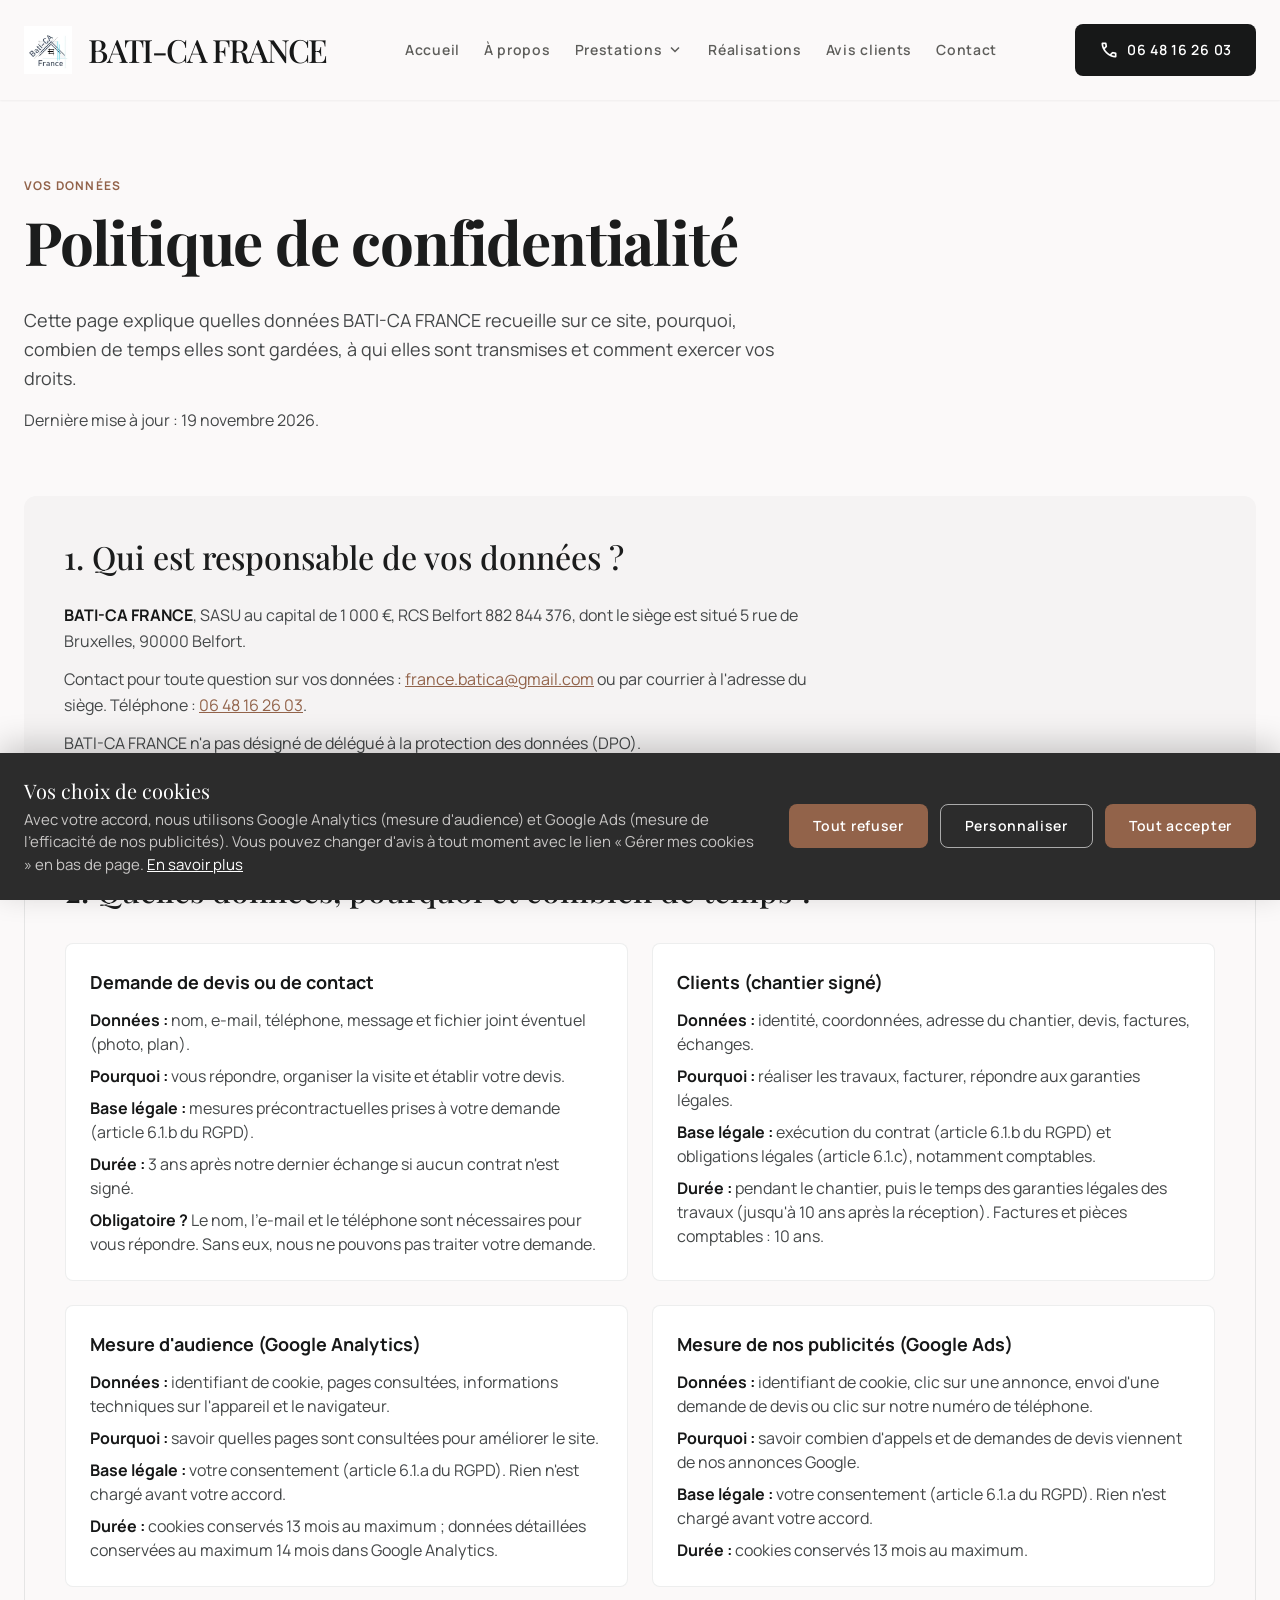
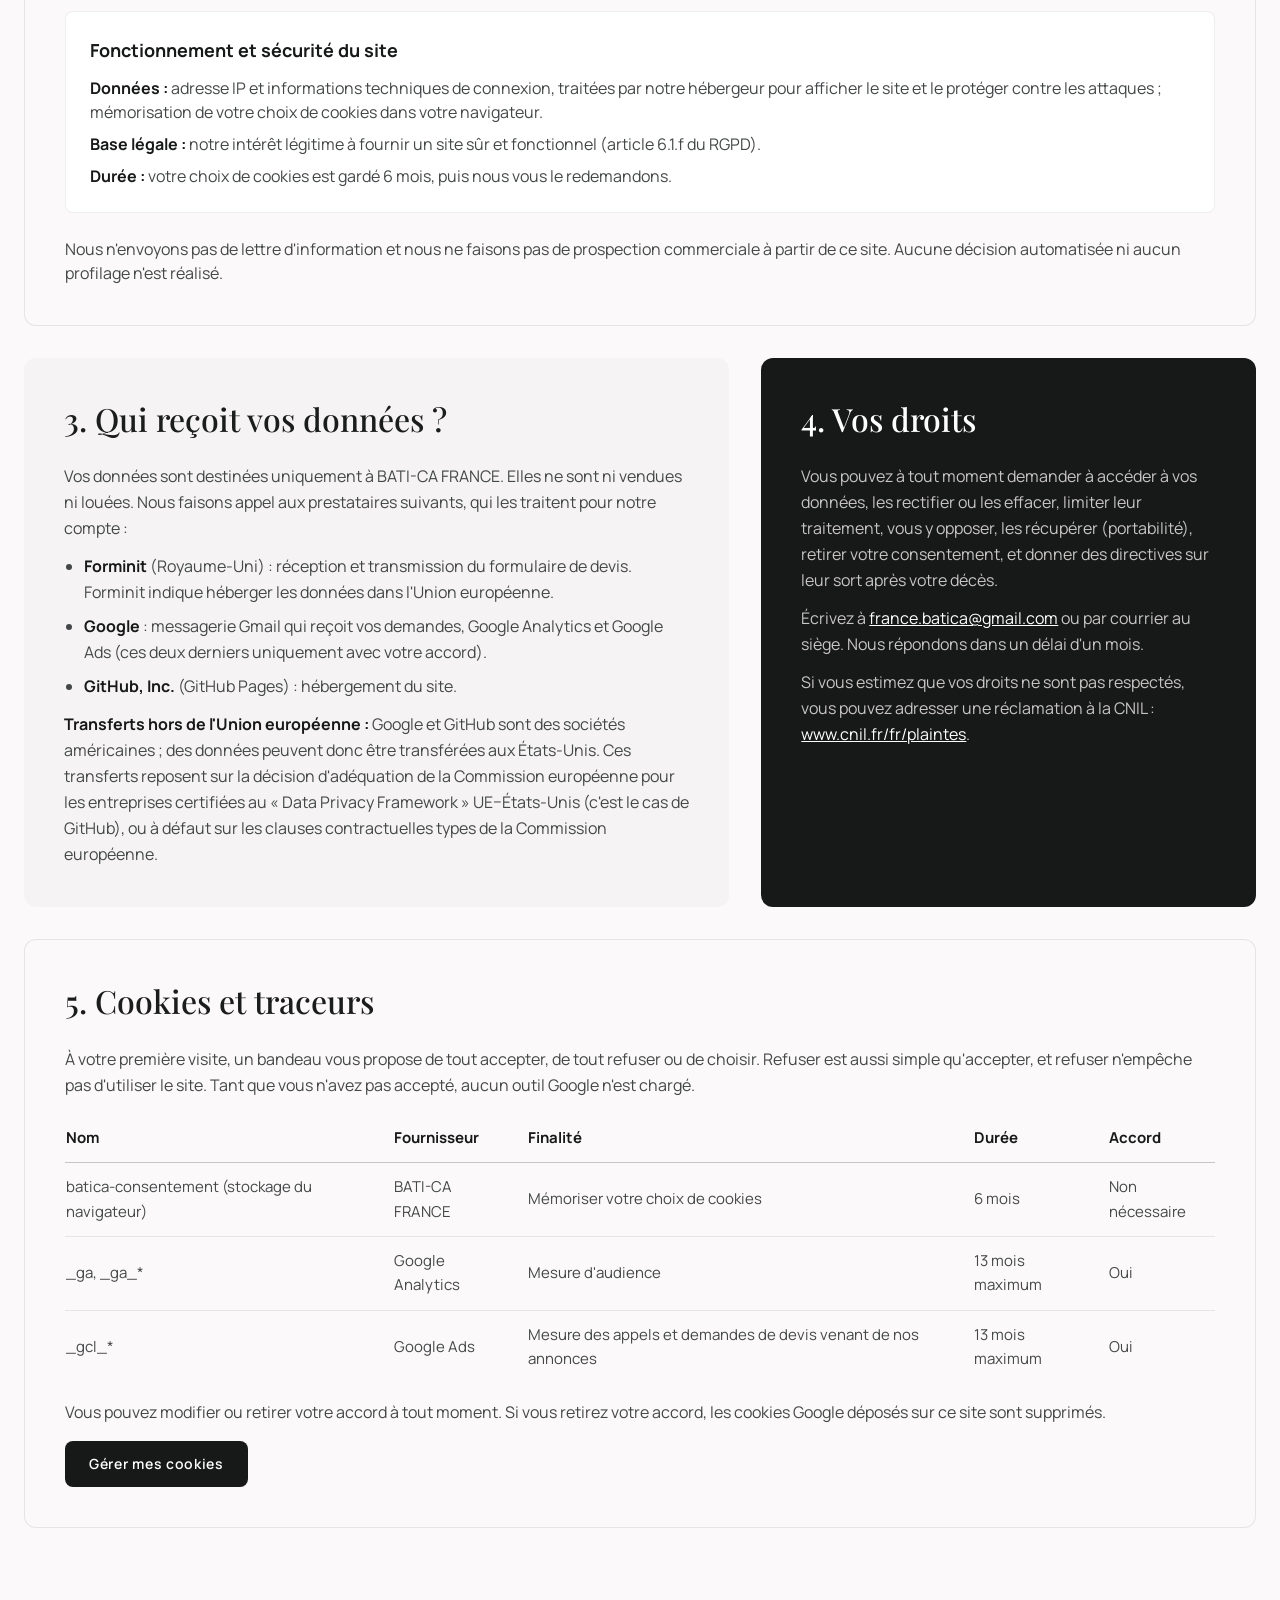
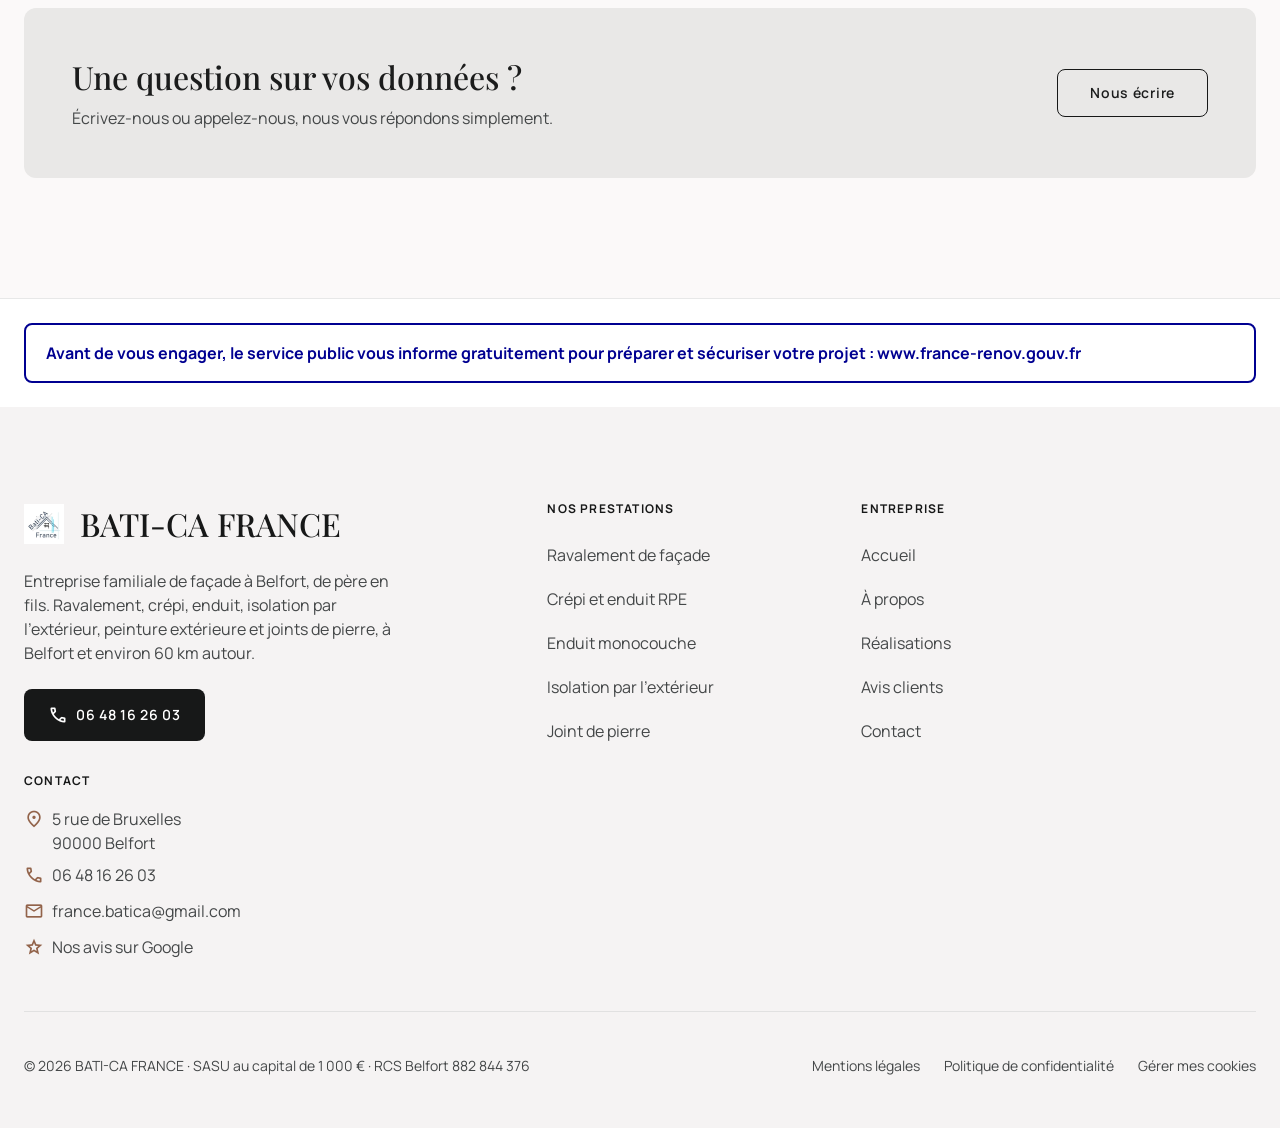
<file: confidentialite.html>
<!DOCTYPE html>
<html lang="fr">
<head>
<meta charset="utf-8"/>
<meta name="viewport" content="width=device-width, initial-scale=1"/>
<title>Politique de confidentialité et cookies | BATI-CA FRANCE</title>
<meta name="description" content="Comment BATI-CA FRANCE utilise vos données : demandes de devis, mesure d'audience et publicité avec votre accord, durées de conservation et vos droits."/>
<link rel="canonical" href="https://baticafrance.fr/confidentialite"/>
<meta property="og:type" content="website"/>
<meta property="og:locale" content="fr_FR"/>
<meta property="og:site_name" content="BATI-CA FRANCE"/>
<meta property="og:title" content="Politique de confidentialité et cookies | BATI-CA FRANCE"/>
<meta property="og:description" content="Comment BATI-CA FRANCE utilise vos données : demandes de devis, mesure d'audience et publicité avec votre accord, durées de conservation et vos droits."/>
<meta property="og:url" content="https://baticafrance.fr/confidentialite"/>
<meta property="og:image" content="https://baticafrance.fr/images/logo-bati-ca-france.jpg"/>
<meta property="og:image:width" content="620"/>
<meta property="og:image:height" content="613"/>
<meta property="og:image:alt" content="Logo BATI-CA FRANCE"/>
<meta name="twitter:card" content="summary"/>
<meta name="twitter:title" content="Politique de confidentialité et cookies | BATI-CA FRANCE"/>
<meta name="twitter:description" content="Comment BATI-CA FRANCE utilise vos données : demandes de devis, mesure d'audience et publicité avec votre accord, durées de conservation et vos droits."/>
<meta name="twitter:image" content="https://baticafrance.fr/images/logo-bati-ca-france.jpg"/>
<meta name="theme-color" content="#fbf9f9"/>
<link rel="preload" href="/fonts/manrope-latin.woff2" as="font" type="font/woff2" crossorigin/>
<link rel="preload" href="/fonts/playfair-display-latin.woff2" as="font" type="font/woff2" crossorigin/>
<link rel="stylesheet" href="/css/site.css?v=2"/>
<link rel="icon" type="image/png" sizes="32x32" href="/favicon-32x32.png"/>
<link rel="icon" type="image/png" sizes="16x16" href="/favicon-16x16.png"/>
<link rel="apple-touch-icon" sizes="180x180" href="/apple-touch-icon.png"/>
<link rel="manifest" href="/site.webmanifest"/>
<script>document.documentElement.className += ' js'; window.baticaSecours = setTimeout(function () { document.documentElement.className = document.documentElement.className.replace(' js', ''); }, 4000);</script>
<script src="/js/site.js?v=2" defer></script>

</head>
<body class="bg-background text-on-background font-body-md">
<a href="#contenu" class="sr-only focus:not-sr-only focus:fixed focus:top-2 focus:left-2 focus:z-[200] focus:bg-white focus:text-primary focus:px-4 focus:py-3 focus:rounded-lg focus:shadow-lg">Aller au contenu</a>
<div class="hidden fixed bottom-0 left-0 w-full z-[100] p-4 md:px-gutter md:py-6 bg-primary-container text-on-primary shadow-[0_-8px_30px_rgba(0,0,0,0.2)]" id="cookie-banner" role="region" aria-label="Choix des cookies">
<div class="max-w-container-max mx-auto" id="cookie-simple-view">
<div class="flex flex-col lg:flex-row lg:items-center justify-between gap-4 lg:gap-8">
<div class="flex-1">
<p class="font-headline-md text-lg md:text-xl mb-1 outline-none" id="cookie-title" tabindex="-1">Vos choix de cookies</p>
<p class="font-body-md text-[15px] text-on-primary-container">Avec votre accord, nous utilisons Google Analytics (mesure d'audience) et Google Ads (mesure de l'efficacité de nos publicités). Vous pouvez changer d'avis à tout moment avec le lien « Gérer mes cookies » en bas de page. <a class="underline text-white" href="/confidentialite#cookies">En savoir plus</a></p>
</div>
<div class="flex flex-col sm:flex-row gap-3 shrink-0">
<button type="button" class="font-button text-button bg-bronze text-white px-6 py-3 rounded-lg hover:bg-white hover:text-primary transition-colors min-h-[44px]" data-cookie="refuser">Tout refuser</button>
<button type="button" class="font-button text-button border border-white/60 px-6 py-3 rounded-lg hover:bg-white/10 transition-colors min-h-[44px]" data-cookie="personnaliser">Personnaliser</button>
<button type="button" class="font-button text-button bg-bronze text-white px-6 py-3 rounded-lg hover:bg-white hover:text-primary transition-colors min-h-[44px]" data-cookie="accepter">Tout accepter</button>
</div>
</div>
</div>
<div class="max-w-container-max mx-auto hidden" id="cookie-settings-view">
<p class="font-headline-md text-lg md:text-xl mb-4 outline-none" id="cookie-settings-title" tabindex="-1">Préférences de cookies</p>
<div class="space-y-3 mb-5">
<div class="flex items-center justify-between gap-6 bg-white/10 rounded-lg p-4">
<div>
<p class="font-bold mb-1">Cookies nécessaires</p>
<p class="text-sm text-on-primary-container">Mémorisent votre choix de cookies (6 mois). Toujours actifs.</p>
</div>
<input checked class="w-6 h-6 shrink-0" disabled type="checkbox" aria-label="Cookies nécessaires (toujours actifs)"/>
</div>
<label class="flex items-center justify-between gap-6 bg-white/10 rounded-lg p-4 cursor-pointer" for="cookie-stats">
<span>
<span class="block font-bold mb-1">Mesure d'audience (Google Analytics)</span>
<span class="block text-sm text-on-primary-container">Nous aide à savoir quelles pages sont consultées.</span>
</span>
<input class="w-6 h-6 shrink-0" id="cookie-stats" type="checkbox"/>
</label>
<label class="flex items-center justify-between gap-6 bg-white/10 rounded-lg p-4 cursor-pointer" for="cookie-marketing">
<span>
<span class="block font-bold mb-1">Publicité (Google Ads)</span>
<span class="block text-sm text-on-primary-container">Mesure les appels et demandes de devis venant de nos annonces.</span>
</span>
<input class="w-6 h-6 shrink-0" id="cookie-marketing" type="checkbox"/>
</label>
</div>
<div class="flex flex-col sm:flex-row gap-3">
<button type="button" class="font-button text-button bg-bronze text-white px-6 py-3 rounded-lg hover:bg-white hover:text-primary transition-colors min-h-[44px]" data-cookie="refuser">Tout refuser</button>
<button type="button" class="font-button text-button border border-white/60 px-6 py-3 rounded-lg hover:bg-white/10 transition-colors min-h-[44px]" data-cookie="enregistrer">Enregistrer mes choix</button>
<button type="button" class="font-button text-button bg-bronze text-white px-6 py-3 rounded-lg hover:bg-white hover:text-primary transition-colors min-h-[44px]" data-cookie="accepter">Tout accepter</button>
</div>
</div>
</div>
<header class="sticky top-0 w-full z-50 bg-background/95 backdrop-blur-md shadow-sm">
<div class="flex justify-between items-center w-full max-w-container-max mx-auto px-margin-mobile md:px-gutter py-3 md:py-6">
<a class="flex items-center gap-3 md:gap-4" href="/" aria-label="BATI-CA FRANCE – accueil">
<picture><source type="image/webp" srcset="/images/logo-bati-ca-france-160.webp"/><img alt="" class="h-10 md:h-12 w-auto" src="/images/logo-bati-ca-france.jpg" width="49" height="48"/></picture>
<span class="font-headline-md text-[22px] md:text-headline-md font-bold tracking-tighter text-primary">BATI-CA FRANCE</span>
</a>
<nav class="hidden xl:flex gap-6 items-center whitespace-nowrap" aria-label="Menu principal">
<a class="nav-link font-button text-button text-secondary hover:text-primary transition-colors" href="/">Accueil</a>
<a class="nav-link font-button text-button text-secondary hover:text-primary transition-colors" href="/#propos">À propos</a>
<div class="relative dropdown" data-dropdown>
<button type="button" class="nav-link font-button text-button text-secondary hover:text-primary transition-colors flex items-center gap-1" aria-expanded="false" aria-controls="menu-prestations" data-dropdown-toggle>Prestations <span class="material-symbols-outlined text-[18px]" aria-hidden="true">expand_more</span></button>
<div class="dropdown-panel absolute left-1/2 -translate-x-1/2 top-full pt-5 z-50" id="menu-prestations">
<ul class="bg-white rounded-xl shadow-[0px_16px_40px_rgba(0,0,0,0.12)] border border-outline-variant/30 py-3 w-[280px]">
<li><a class="block px-6 py-3 font-body-md text-[15px] text-on-surface-variant hover:bg-surface-container hover:text-primary transition-colors" href="/ravalement-facade">Ravalement de façade</a></li>
<li><a class="block px-6 py-3 font-body-md text-[15px] text-on-surface-variant hover:bg-surface-container hover:text-primary transition-colors" href="/crepi-enduit-rpe">Crépi et enduit RPE</a></li>
<li><a class="block px-6 py-3 font-body-md text-[15px] text-on-surface-variant hover:bg-surface-container hover:text-primary transition-colors" href="/enduit-monocouche">Enduit monocouche</a></li>
<li><a class="block px-6 py-3 font-body-md text-[15px] text-on-surface-variant hover:bg-surface-container hover:text-primary transition-colors" href="/isolation-exterieure">Isolation par l'extérieur</a></li>
<li><a class="block px-6 py-3 font-body-md text-[15px] text-on-surface-variant hover:bg-surface-container hover:text-primary transition-colors" href="/joint-de-pierre">Joint de pierre</a></li>
</ul>
</div>
</div>
<a class="nav-link font-button text-button text-secondary hover:text-primary transition-colors" href="/realisations">Réalisations</a>
<a class="nav-link font-button text-button text-secondary hover:text-primary transition-colors" href="/#temoignages">Avis clients</a>
<a class="nav-link font-button text-button text-secondary hover:text-primary transition-colors" href="/#contact">Contact</a>
</nav>
<a class="hidden xl:flex items-center gap-2 whitespace-nowrap bg-primary text-on-primary px-6 py-4 rounded-lg font-button text-button hover:bg-bronze transition-all duration-300 transform hover:-translate-y-1" href="tel:+33648162603" aria-label="Appeler BATI-CA FRANCE au 06 48 16 26 03">
<span class="material-symbols-outlined text-[20px]" aria-hidden="true">call</span>06 48 16 26 03
</a>
<div class="flex items-center gap-2 xl:hidden">
<a class="flex items-center justify-center w-11 h-11 rounded-lg bg-primary text-on-primary" href="tel:+33648162603" aria-label="Appeler BATI-CA FRANCE au 06 48 16 26 03"><span class="material-symbols-outlined" aria-hidden="true">call</span></a>
<button type="button" class="flex items-center justify-center w-11 h-11 text-primary" id="mobile-menu-toggle" aria-controls="mobile-menu" aria-expanded="false" aria-label="Ouvrir le menu">
<span class="material-symbols-outlined" id="mobile-menu-icon" aria-hidden="true">menu</span>
</button>
</div>
</div>
<nav class="xl:hidden flex-col gap-1 px-margin-mobile pb-6 bg-background border-t border-outline-variant/30 max-h-[calc(100vh-72px)] overflow-y-auto" id="mobile-menu" aria-label="Menu mobile">
<a class="font-button text-button text-secondary py-3 min-h-[44px] flex items-center" href="/">Accueil</a>
<a class="font-button text-button text-secondary py-3 min-h-[44px] flex items-center" href="/#propos">À propos</a>
<p class="font-label-caps text-label-caps text-bronze pt-4 pb-1">NOS PRESTATIONS</p>
<a class="font-body-md text-[15px] text-secondary py-2 pl-3 min-h-[44px] flex items-center" href="/ravalement-facade">Ravalement de façade</a>
<a class="font-body-md text-[15px] text-secondary py-2 pl-3 min-h-[44px] flex items-center" href="/crepi-enduit-rpe">Crépi et enduit RPE</a>
<a class="font-body-md text-[15px] text-secondary py-2 pl-3 min-h-[44px] flex items-center" href="/enduit-monocouche">Enduit monocouche</a>
<a class="font-body-md text-[15px] text-secondary py-2 pl-3 min-h-[44px] flex items-center" href="/isolation-exterieure">Isolation par l'extérieur</a>
<a class="font-body-md text-[15px] text-secondary py-2 pl-3 min-h-[44px] flex items-center" href="/joint-de-pierre">Joint de pierre</a>
<a class="font-button text-button text-secondary py-3 mt-2 min-h-[44px] flex items-center" href="/realisations">Réalisations</a>
<a class="font-button text-button text-secondary py-3 min-h-[44px] flex items-center" href="/#temoignages">Avis clients</a>
<a class="font-button text-button text-secondary py-3 min-h-[44px] flex items-center" href="/#contact">Contact</a>
<a class="flex items-center justify-center gap-2 bg-primary text-on-primary px-6 py-4 rounded-lg font-button text-button text-center mt-2" href="tel:+33648162603"><span class="material-symbols-outlined text-[20px]" aria-hidden="true">call</span>Appeler le 06 48 16 26 03</a>
</nav>
</header>
<main id="contenu" class="pt-12 md:pt-20 pb-section-padding-mobile md:pb-section-padding-desktop">
<header class="max-w-container-max mx-auto px-margin-mobile md:px-gutter mb-12 md:mb-16">
<div class="max-w-3xl">
<span class="font-label-caps text-label-caps text-bronze mb-4 block uppercase">Vos données</span>
<h1 class="font-headline-xl text-headline-lg-mobile md:text-headline-xl mb-6 md:mb-8 leading-tight">Politique de confidentialité</h1>
<p class="font-body-lg text-body-lg text-on-surface-variant">Cette page explique quelles données BATI-CA FRANCE recueille sur ce site, pourquoi, combien de temps elles sont gardées, à qui elles sont transmises et comment exercer vos droits.</p>
<p class="font-body-md text-on-surface-variant mt-4">Dernière mise à jour : 19 novembre 2026.</p>
</div>
</header>

<div class="max-w-container-max mx-auto px-margin-mobile md:px-gutter grid grid-cols-1 md:grid-cols-12 gap-8">

<section class="md:col-span-12 bg-surface-container-low p-6 md:p-10 rounded-xl" aria-labelledby="t-responsable">
<h2 id="t-responsable" class="font-headline-md text-[26px] md:text-headline-md mb-6">1. Qui est responsable de vos données ?</h2>
<div class="font-body-md text-on-surface-variant leading-relaxed space-y-3 max-w-3xl">
<p><strong class="text-primary">BATI-CA FRANCE</strong>, SASU au capital de 1 000 €, RCS Belfort 882 844 376, dont le siège est situé 5 rue de Bruxelles, 90000 Belfort.</p>
<p>Contact pour toute question sur vos données : <a class="text-bronze underline" href="mailto:france.batica@gmail.com">france.batica@gmail.com</a> ou par courrier à l'adresse du siège. Téléphone : <a class="text-bronze underline" href="tel:+33648162603">06 48 16 26 03</a>.</p>
<p>BATI-CA FRANCE n'a pas désigné de délégué à la protection des données (DPO).</p>
</div>
</section>

<section class="md:col-span-12 bg-surface p-6 md:p-10 rounded-xl border border-outline-variant/40" aria-labelledby="t-traitements">
<h2 id="t-traitements" class="font-headline-md text-[26px] md:text-headline-md mb-8">2. Quelles données, pourquoi et combien de temps ?</h2>
<div class="grid grid-cols-1 lg:grid-cols-2 gap-6">

<div class="p-6 bg-surface-container-lowest rounded-lg border border-outline-variant/30">
<h3 class="font-bold text-primary text-lg mb-3">Demande de devis ou de contact</h3>
<ul class="font-body-md text-on-surface-variant space-y-2">
<li><strong class="text-primary">Données :</strong> nom, e-mail, téléphone, message et fichier joint éventuel (photo, plan).</li>
<li><strong class="text-primary">Pourquoi :</strong> vous répondre, organiser la visite et établir votre devis.</li>
<li><strong class="text-primary">Base légale :</strong> mesures précontractuelles prises à votre demande (article 6.1.b du RGPD).</li>
<li><strong class="text-primary">Durée :</strong> 3 ans après notre dernier échange si aucun contrat n'est signé.</li>
<li><strong class="text-primary">Obligatoire ?</strong> Le nom, l'e-mail et le téléphone sont nécessaires pour vous répondre. Sans eux, nous ne pouvons pas traiter votre demande.</li>
</ul>
</div>

<div class="p-6 bg-surface-container-lowest rounded-lg border border-outline-variant/30">
<h3 class="font-bold text-primary text-lg mb-3">Clients (chantier signé)</h3>
<ul class="font-body-md text-on-surface-variant space-y-2">
<li><strong class="text-primary">Données :</strong> identité, coordonnées, adresse du chantier, devis, factures, échanges.</li>
<li><strong class="text-primary">Pourquoi :</strong> réaliser les travaux, facturer, répondre aux garanties légales.</li>
<li><strong class="text-primary">Base légale :</strong> exécution du contrat (article 6.1.b du RGPD) et obligations légales (article 6.1.c), notamment comptables.</li>
<li><strong class="text-primary">Durée :</strong> pendant le chantier, puis le temps des garanties légales des travaux (jusqu'à 10 ans après la réception). Factures et pièces comptables : 10 ans.</li>
</ul>
</div>

<div class="p-6 bg-surface-container-lowest rounded-lg border border-outline-variant/30">
<h3 class="font-bold text-primary text-lg mb-3">Mesure d'audience (Google Analytics)</h3>
<ul class="font-body-md text-on-surface-variant space-y-2">
<li><strong class="text-primary">Données :</strong> identifiant de cookie, pages consultées, informations techniques sur l'appareil et le navigateur.</li>
<li><strong class="text-primary">Pourquoi :</strong> savoir quelles pages sont consultées pour améliorer le site.</li>
<li><strong class="text-primary">Base légale :</strong> votre consentement (article 6.1.a du RGPD). Rien n'est chargé avant votre accord.</li>
<li><strong class="text-primary">Durée :</strong> cookies conservés 13 mois au maximum ; données détaillées conservées au maximum 14 mois dans Google Analytics.</li>
</ul>
</div>

<div class="p-6 bg-surface-container-lowest rounded-lg border border-outline-variant/30">
<h3 class="font-bold text-primary text-lg mb-3">Mesure de nos publicités (Google Ads)</h3>
<ul class="font-body-md text-on-surface-variant space-y-2">
<li><strong class="text-primary">Données :</strong> identifiant de cookie, clic sur une annonce, envoi d'une demande de devis ou clic sur notre numéro de téléphone.</li>
<li><strong class="text-primary">Pourquoi :</strong> savoir combien d'appels et de demandes de devis viennent de nos annonces Google.</li>
<li><strong class="text-primary">Base légale :</strong> votre consentement (article 6.1.a du RGPD). Rien n'est chargé avant votre accord.</li>
<li><strong class="text-primary">Durée :</strong> cookies conservés 13 mois au maximum.</li>
</ul>
</div>

<div class="p-6 bg-surface-container-lowest rounded-lg border border-outline-variant/30 lg:col-span-2">
<h3 class="font-bold text-primary text-lg mb-3">Fonctionnement et sécurité du site</h3>
<ul class="font-body-md text-on-surface-variant space-y-2">
<li><strong class="text-primary">Données :</strong> adresse IP et informations techniques de connexion, traitées par notre hébergeur pour afficher le site et le protéger contre les attaques ; mémorisation de votre choix de cookies dans votre navigateur.</li>
<li><strong class="text-primary">Base légale :</strong> notre intérêt légitime à fournir un site sûr et fonctionnel (article 6.1.f du RGPD).</li>
<li><strong class="text-primary">Durée :</strong> votre choix de cookies est gardé 6 mois, puis nous vous le redemandons.</li>
</ul>
</div>
</div>
<p class="font-body-md text-on-surface-variant mt-6">Nous n'envoyons pas de lettre d'information et nous ne faisons pas de prospection commerciale à partir de ce site. Aucune décision automatisée ni aucun profilage n'est réalisé.</p>
</section>

<section class="md:col-span-7 bg-surface-container-low p-6 md:p-10 rounded-xl" aria-labelledby="t-destinataires">
<h2 id="t-destinataires" class="font-headline-md text-[26px] md:text-headline-md mb-6">3. Qui reçoit vos données ?</h2>
<div class="font-body-md text-on-surface-variant leading-relaxed space-y-3">
<p>Vos données sont destinées uniquement à BATI-CA FRANCE. Elles ne sont ni vendues ni louées. Nous faisons appel aux prestataires suivants, qui les traitent pour notre compte :</p>
<ul class="space-y-2 list-disc pl-5">
<li><strong class="text-primary">Forminit</strong> (Royaume-Uni) : réception et transmission du formulaire de devis. Forminit indique héberger les données dans l'Union européenne.</li>
<li><strong class="text-primary">Google</strong> : messagerie Gmail qui reçoit vos demandes, Google Analytics et Google Ads (ces deux derniers uniquement avec votre accord).</li>
<li><strong class="text-primary">GitHub, Inc.</strong> (GitHub Pages) : hébergement du site.</li>
</ul>
<p><strong class="text-primary">Transferts hors de l'Union européenne :</strong> Google et GitHub sont des sociétés américaines ; des données peuvent donc être transférées aux États-Unis. Ces transferts reposent sur la décision d'adéquation de la Commission européenne pour les entreprises certifiées au « Data Privacy Framework » UE–États-Unis (c'est le cas de GitHub), ou à défaut sur les clauses contractuelles types de la Commission européenne.</p>
</div>
</section>

<section class="md:col-span-5 bg-primary text-on-primary p-6 md:p-10 rounded-xl" aria-labelledby="t-droits">
<h2 id="t-droits" class="font-headline-md text-[26px] md:text-headline-md text-on-primary mb-6">4. Vos droits</h2>
<div class="font-body-md text-on-primary-container leading-relaxed space-y-3">
<p>Vous pouvez à tout moment demander à accéder à vos données, les rectifier ou les effacer, limiter leur traitement, vous y opposer, les récupérer (portabilité), retirer votre consentement, et donner des directives sur leur sort après votre décès.</p>
<p>Écrivez à <a class="text-white underline break-all" href="mailto:france.batica@gmail.com">france.batica@gmail.com</a> ou par courrier au siège. Nous répondons dans un délai d'un mois.</p>
<p>Si vous estimez que vos droits ne sont pas respectés, vous pouvez adresser une réclamation à la CNIL : <a class="text-white underline" href="https://www.cnil.fr/fr/plaintes" rel="noopener" target="_blank">www.cnil.fr/fr/plaintes<span class="sr-only"> (nouvel onglet)</span></a>.</p>
</div>
</section>

<section id="cookies" class="md:col-span-12 bg-surface p-6 md:p-10 rounded-xl border border-outline-variant/40" aria-labelledby="t-cookies">
<h2 id="t-cookies" class="font-headline-md text-[26px] md:text-headline-md mb-6">5. Cookies et traceurs</h2>
<div class="font-body-md text-on-surface-variant leading-relaxed space-y-4">
<p>À votre première visite, un bandeau vous propose de tout accepter, de tout refuser ou de choisir. Refuser est aussi simple qu'accepter, et refuser n'empêche pas d'utiliser le site. Tant que vous n'avez pas accepté, aucun outil Google n'est chargé.</p>
<p class="text-sm md:hidden">Faites glisser le tableau vers la gauche pour tout voir.</p>
<div class="overflow-x-auto" tabindex="0" role="region" aria-label="Tableau des cookies">
<table class="w-full text-left text-[15px] border-collapse min-w-[560px]">
<caption class="sr-only">Liste des cookies et traceurs utilisés</caption>
<thead><tr class="border-b border-outline-variant"><th scope="col" class="py-3 pr-4 text-primary">Nom</th><th scope="col" class="py-3 pr-4 text-primary">Fournisseur</th><th scope="col" class="py-3 pr-4 text-primary">Finalité</th><th scope="col" class="py-3 pr-4 text-primary">Durée</th><th scope="col" class="py-3 text-primary">Accord</th></tr></thead>
<tbody>
<tr class="border-b border-outline-variant/40"><td class="py-3 pr-4">batica-consentement (stockage du navigateur)</td><td class="py-3 pr-4">BATI-CA FRANCE</td><td class="py-3 pr-4">Mémoriser votre choix de cookies</td><td class="py-3 pr-4">6 mois</td><td class="py-3">Non nécessaire</td></tr>
<tr class="border-b border-outline-variant/40"><td class="py-3 pr-4">_ga, _ga_*</td><td class="py-3 pr-4">Google Analytics</td><td class="py-3 pr-4">Mesure d'audience</td><td class="py-3 pr-4">13 mois maximum</td><td class="py-3">Oui</td></tr>
<tr><td class="py-3 pr-4">_gcl_*</td><td class="py-3 pr-4">Google Ads</td><td class="py-3 pr-4">Mesure des appels et demandes de devis venant de nos annonces</td><td class="py-3 pr-4">13 mois maximum</td><td class="py-3">Oui</td></tr>
</tbody>
</table>
</div>
<p>Vous pouvez modifier ou retirer votre accord à tout moment. Si vous retirez votre accord, les cookies Google déposés sur ce site sont supprimés.</p>
<p><a class="inline-flex items-center gap-2 bg-primary text-on-primary px-6 py-4 rounded-lg font-button text-button hover:bg-bronze transition-colors" href="#cookies" data-cookie-manage>Gérer mes cookies</a></p>
</div>
</section>
</div>

<section class="max-w-container-max mx-auto px-margin-mobile md:px-gutter mt-16 md:mt-20">
<div class="bg-surface-container-high p-6 md:p-12 rounded-xl flex flex-col md:flex-row items-start md:items-center justify-between gap-6 md:gap-8">
<div class="flex-1">
<h2 class="font-headline-md text-[26px] md:text-headline-md mb-2">Une question sur vos données ?</h2>
<p class="font-body-md text-on-surface-variant">Écrivez-nous ou appelez-nous, nous vous répondons simplement.</p>
</div>
<a class="inline-block border border-primary px-8 py-4 rounded-lg font-button text-button hover:bg-primary hover:text-on-primary transition-colors" href="mailto:france.batica@gmail.com">Nous écrire</a>
</div>
</section>
</main>
<aside class="bg-white border-t border-outline-variant/40" aria-label="Information du service public France Rénov'">
<div class="max-w-container-max mx-auto px-margin-mobile md:px-gutter py-6">
<a class="block border-2 border-[#000091] rounded-lg px-5 py-4 text-[#000091] font-bold text-[15px] md:text-base leading-snug hover:bg-[#f5f5fe] transition-colors" href="https://france-renov.gouv.fr/servicepublic" target="_blank" rel="noopener">Avant de vous engager, le service public vous informe gratuitement pour préparer et sécuriser votre projet : www.france-renov.gouv.fr<span class="sr-only"> (nouvel onglet)</span></a>
</div>
</aside>
<footer class="bg-surface-container-low pt-section-padding-mobile md:pt-24 pb-10">
<div class="max-w-container-max mx-auto px-margin-mobile md:px-gutter">
<div class="grid grid-cols-1 md:grid-cols-12 gap-10 md:gap-gutter border-b border-outline-variant/40 pb-12 mb-8">
<div class="md:col-span-4">
<a class="flex items-center gap-4 mb-6" href="/" aria-label="BATI-CA FRANCE – accueil">
<picture><source type="image/webp" srcset="/images/logo-bati-ca-france-160.webp"/><img alt="" class="h-10 w-auto" loading="lazy" src="/images/logo-bati-ca-france.jpg" width="40" height="40"/></picture>
<span class="font-headline-md text-[24px] md:text-headline-md font-bold text-primary">BATI-CA FRANCE</span>
</a>
<p class="text-on-surface-variant font-body-md max-w-sm mb-6">Entreprise familiale de façade à Belfort, de père en fils. Ravalement, crépi, enduit, isolation par l'extérieur, peinture extérieure et joints de pierre, à Belfort et environ 60 km autour.</p>
<a class="inline-flex items-center gap-2 bg-primary text-on-primary px-6 py-4 rounded-lg font-button text-button hover:bg-bronze transition-colors" href="tel:+33648162603"><span class="material-symbols-outlined text-[20px]" aria-hidden="true">call</span>06 48 16 26 03</a>
</div>
<div class="md:col-span-3 md:col-start-6">
<h2 class="font-label-caps text-label-caps text-primary mb-5">NOS PRESTATIONS</h2>
<ul class="space-y-1 font-body-md text-on-surface-variant">
<li><a class="inline-block py-2 hover:text-primary transition-colors" href="/ravalement-facade">Ravalement de façade</a></li>
<li><a class="inline-block py-2 hover:text-primary transition-colors" href="/crepi-enduit-rpe">Crépi et enduit RPE</a></li>
<li><a class="inline-block py-2 hover:text-primary transition-colors" href="/enduit-monocouche">Enduit monocouche</a></li>
<li><a class="inline-block py-2 hover:text-primary transition-colors" href="/isolation-exterieure">Isolation par l'extérieur</a></li>
<li><a class="inline-block py-2 hover:text-primary transition-colors" href="/joint-de-pierre">Joint de pierre</a></li>
</ul>
</div>
<div class="md:col-span-2">
<h2 class="font-label-caps text-label-caps text-primary mb-5">ENTREPRISE</h2>
<ul class="space-y-1 font-body-md text-on-surface-variant">
<li><a class="inline-block py-2 hover:text-primary transition-colors" href="/">Accueil</a></li>
<li><a class="inline-block py-2 hover:text-primary transition-colors" href="/#propos">À propos</a></li>
<li><a class="inline-block py-2 hover:text-primary transition-colors" href="/realisations">Réalisations</a></li>
<li><a class="inline-block py-2 hover:text-primary transition-colors" href="/#temoignages">Avis clients</a></li>
<li><a class="inline-block py-2 hover:text-primary transition-colors" href="/#contact">Contact</a></li>
</ul>
</div>
<div class="md:col-span-3">
<h2 class="font-label-caps text-label-caps text-primary mb-5">CONTACT</h2>
<ul class="space-y-1 font-body-md text-on-surface-variant">
<li class="flex items-start gap-2"><span class="material-symbols-outlined text-[20px] text-bronze mt-0.5" aria-hidden="true">location_on</span><span>5 rue de Bruxelles<br/>90000 Belfort</span></li>
<li class="flex items-center gap-2"><span class="material-symbols-outlined text-[20px] text-bronze" aria-hidden="true">phone</span><a class="hover:text-primary transition-colors py-1" href="tel:+33648162603">06 48 16 26 03</a></li>
<li class="flex items-center gap-2"><span class="material-symbols-outlined text-[20px] text-bronze" aria-hidden="true">mail</span><a class="hover:text-primary transition-colors py-1 break-all" href="mailto:france.batica@gmail.com">france.batica@gmail.com</a></li>
<li class="flex items-center gap-2"><span class="material-symbols-outlined text-[20px] text-bronze" aria-hidden="true">star</span><a class="hover:text-primary transition-colors py-1" href="https://share.google/lSIS2s6g5fnpIzuVx" rel="noopener" target="_blank">Nos avis sur Google<span class="sr-only"> (nouvel onglet)</span></a></li>
</ul>
</div>
</div>
<div class="flex flex-col md:flex-row justify-between md:items-center gap-4 text-sm text-on-surface-variant">
<p>© 2026 BATI-CA FRANCE · SASU au capital de 1 000 € · RCS Belfort 882 844 376</p>
<ul class="flex flex-wrap gap-x-6 gap-y-2">
<li><a class="hover:text-primary transition-colors py-3 inline-block" href="/mentions-legales">Mentions légales</a></li>
<li><a class="hover:text-primary transition-colors py-3 inline-block" href="/confidentialite">Politique de confidentialité</a></li>
<li><a class="hover:text-primary transition-colors py-3 inline-block" href="/confidentialite#cookies" data-cookie-manage>Gérer mes cookies</a></li>
</ul>
</div>
</div>
</footer>

</body>
</html>
</file>
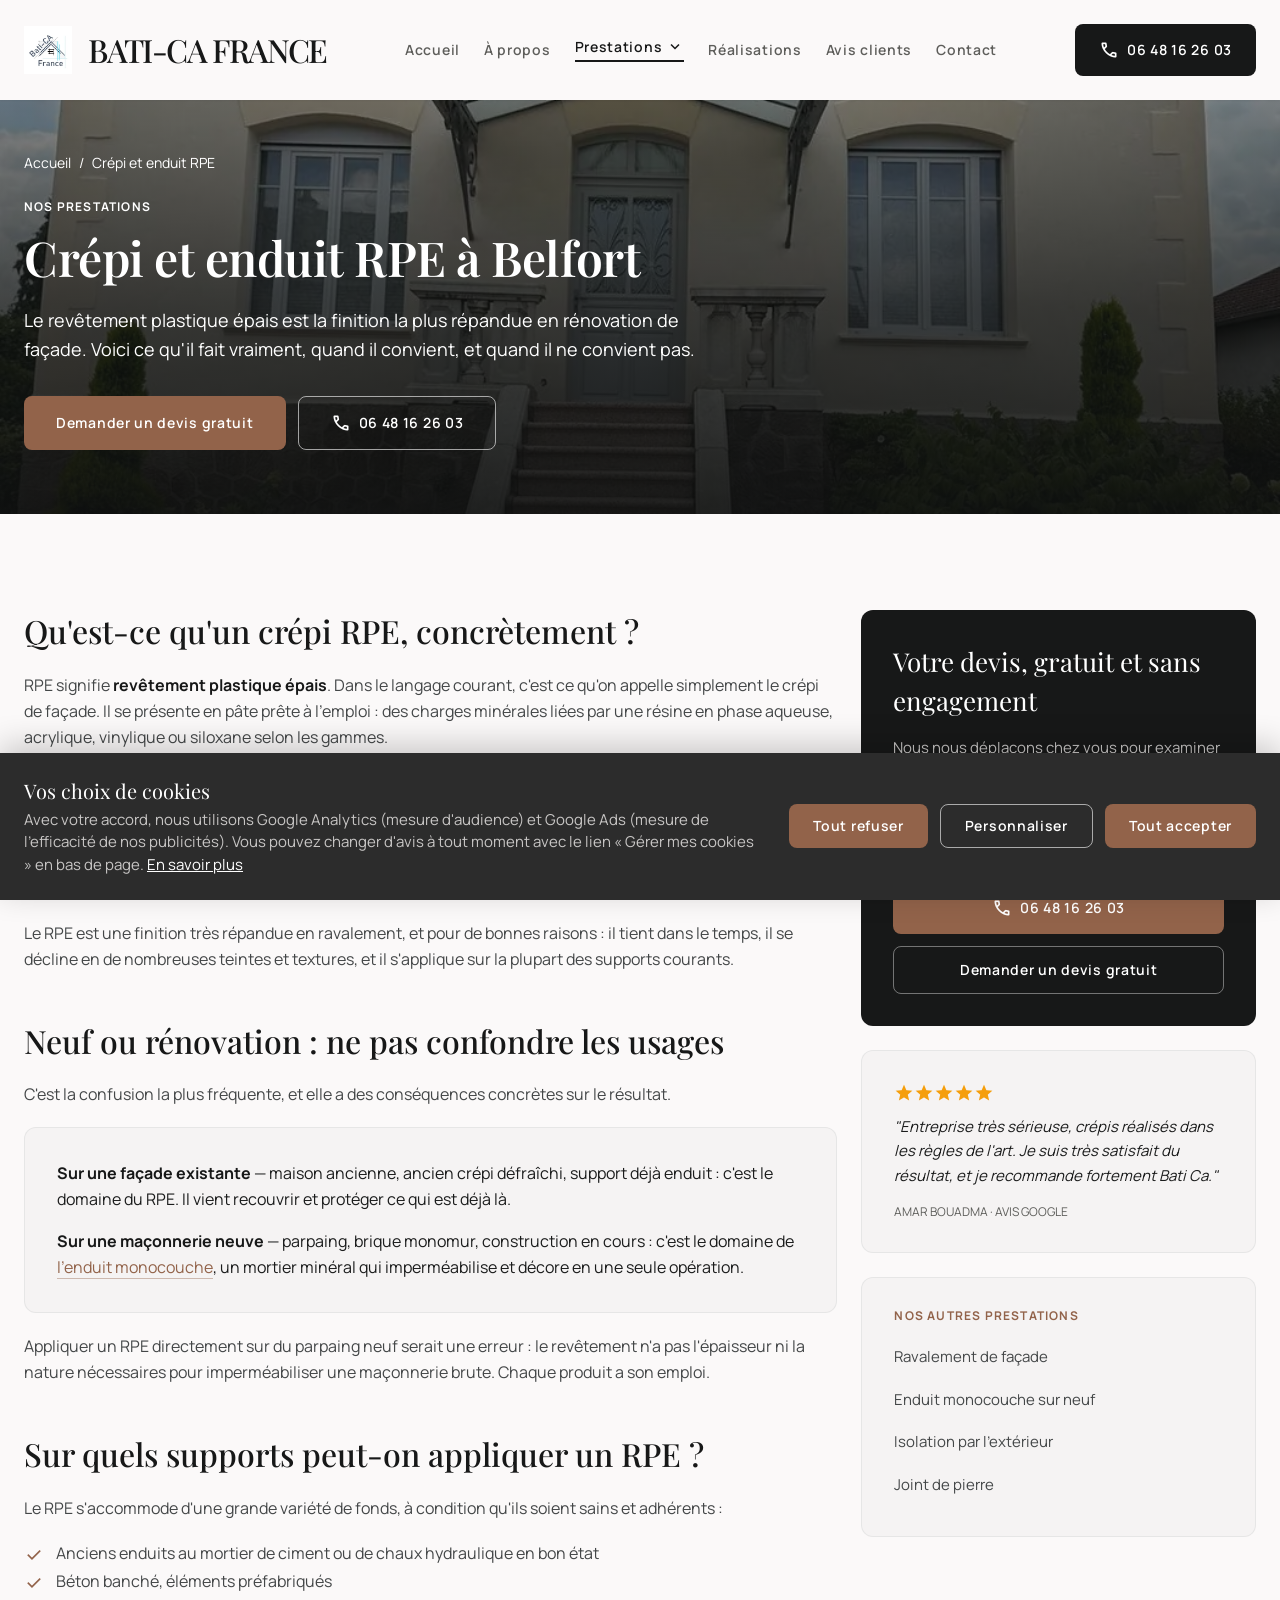
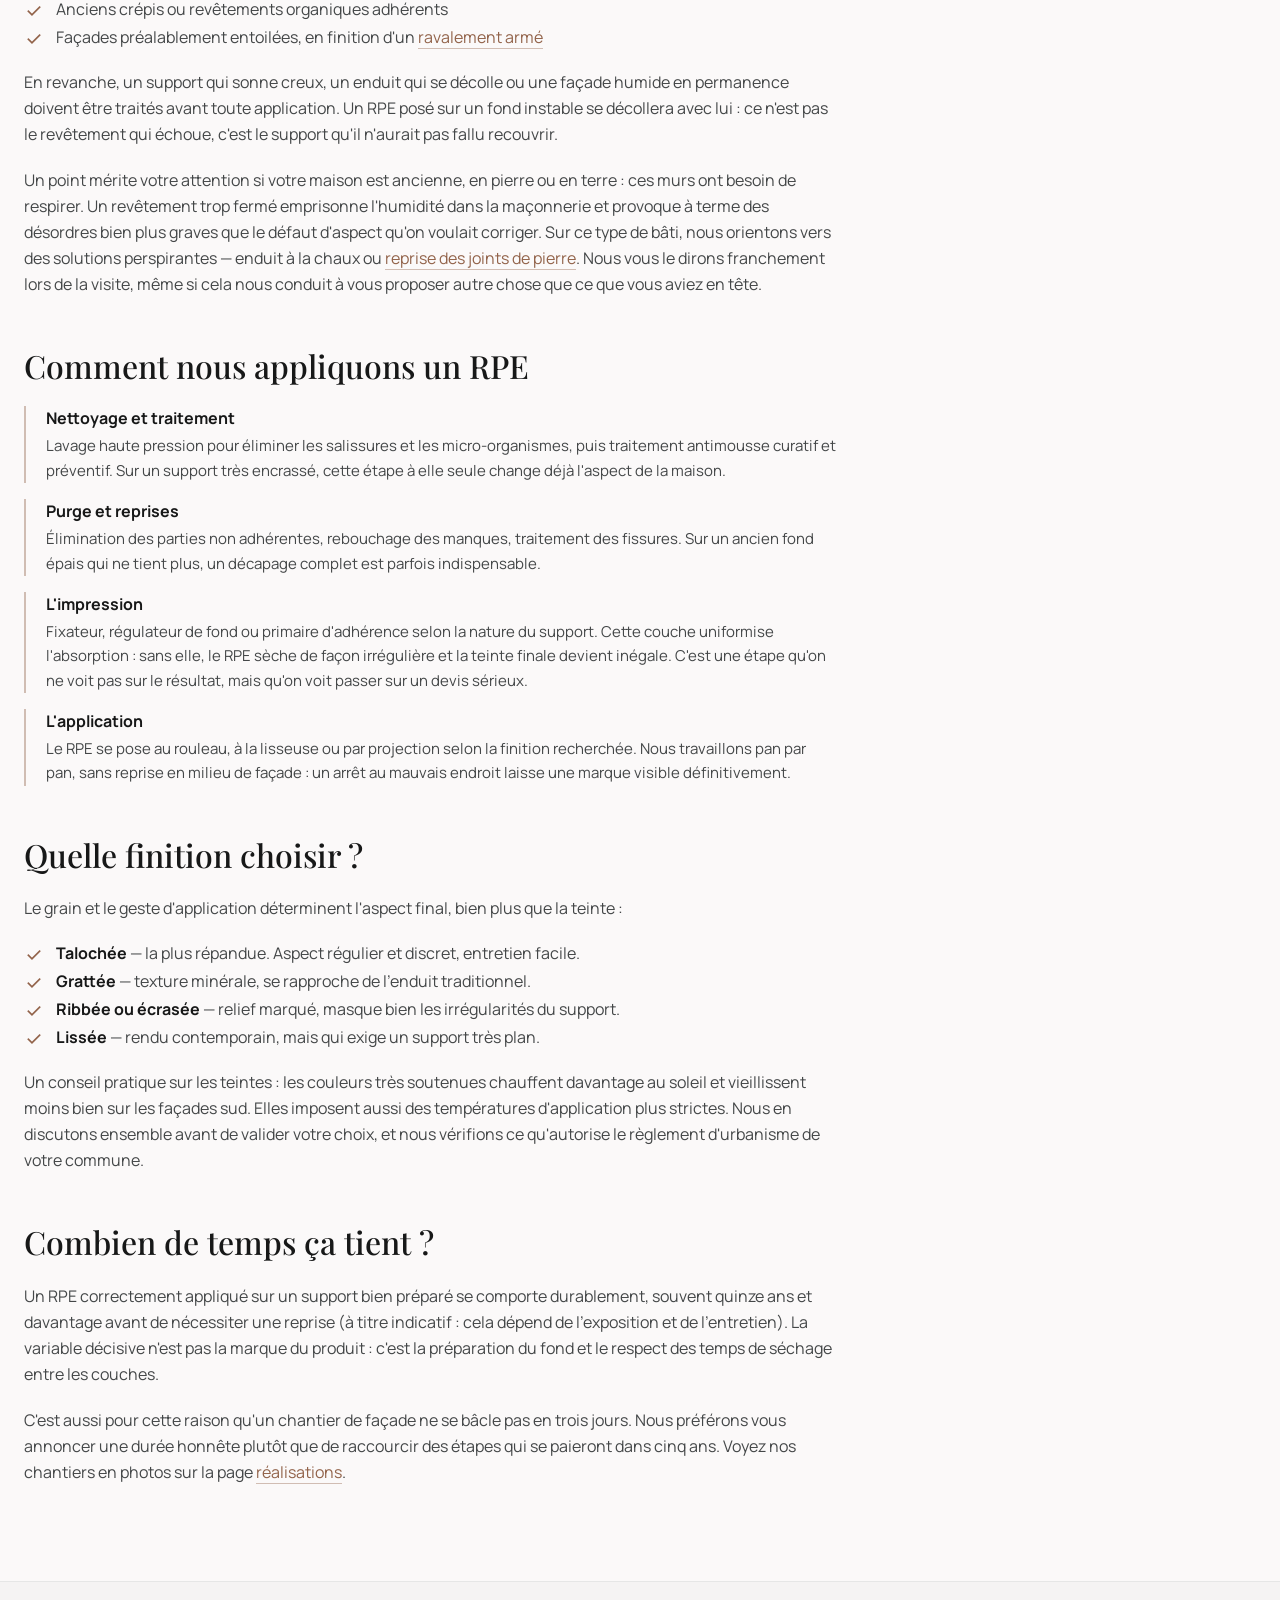
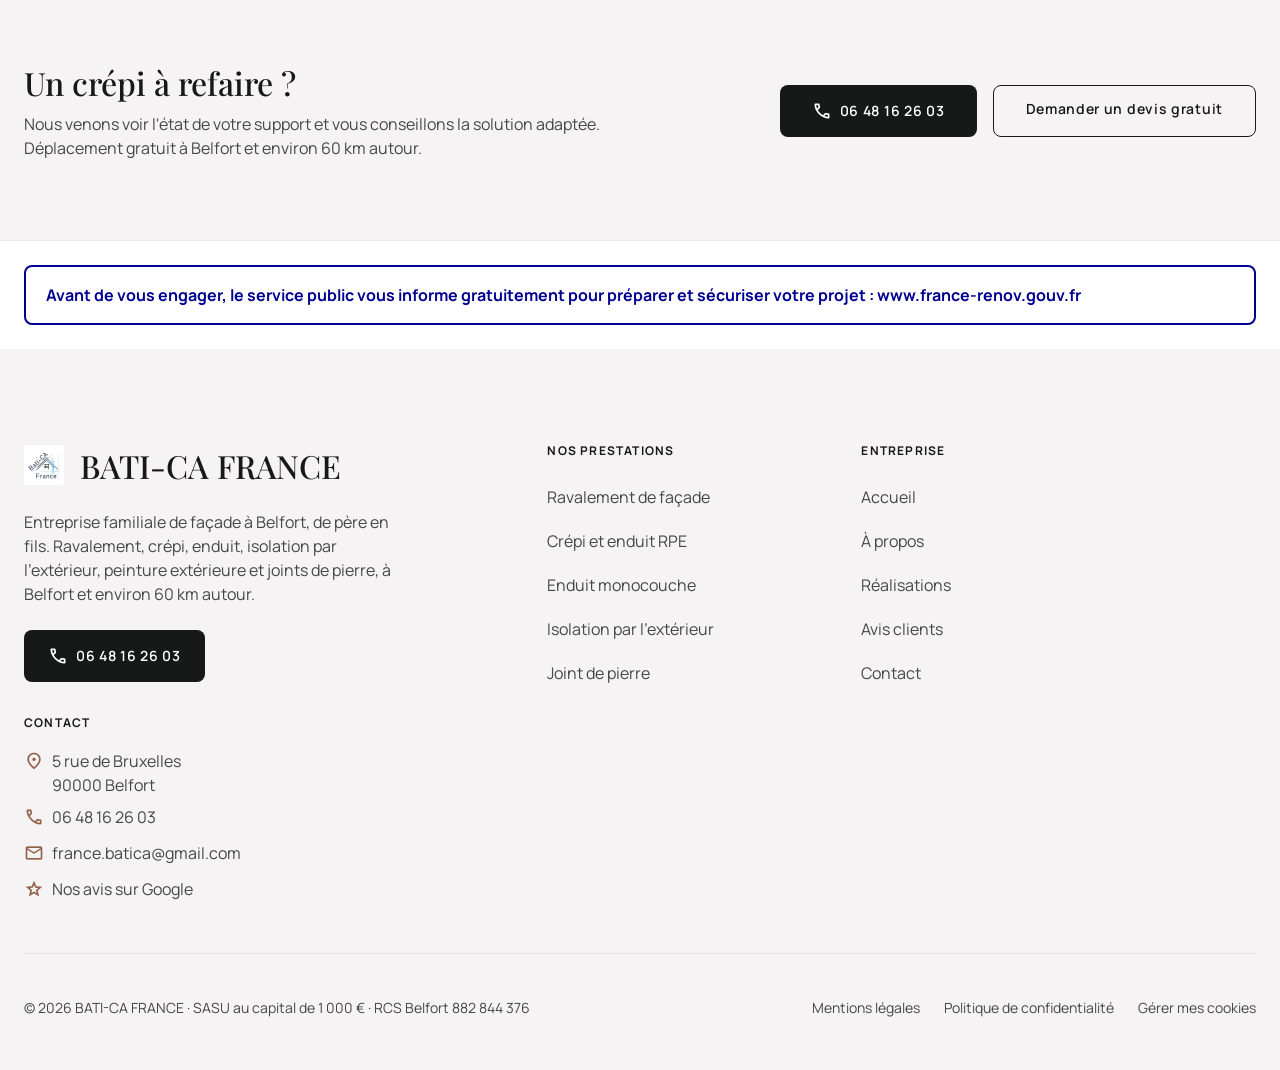
<file: crepi-enduit-rpe.html>
<!DOCTYPE html>
<html lang="fr">
<head>
<meta charset="utf-8"/>
<meta name="viewport" content="width=device-width, initial-scale=1"/>
<title>Crépi et enduit RPE à Belfort | BATI-CA FRANCE</title>
<meta name="description" content="Crépi de façade et enduit RPE à Belfort. Revêtement plastique épais sur façade existante : supports, préparation, finitions talochée, grattée, ribbée. Devis gratuit."/>
<link rel="canonical" href="https://baticafrance.fr/crepi-enduit-rpe"/>
<meta property="og:type" content="website"/>
<meta property="og:locale" content="fr_FR"/>
<meta property="og:site_name" content="BATI-CA FRANCE"/>
<meta property="og:title" content="Crépi et enduit RPE à Belfort | BATI-CA FRANCE"/>
<meta property="og:description" content="Crépi de façade et enduit RPE à Belfort. Revêtement plastique épais sur façade existante : supports, préparation, finitions talochée, grattée, ribbée. Devis gratuit."/>
<meta property="og:url" content="https://baticafrance.fr/crepi-enduit-rpe"/>
<meta property="og:image" content="https://baticafrance.fr/images/logo-bati-ca-france.jpg"/>
<meta property="og:image:width" content="620"/>
<meta property="og:image:height" content="613"/>
<meta property="og:image:alt" content="Logo BATI-CA FRANCE"/>
<meta name="twitter:card" content="summary"/>
<meta name="twitter:title" content="Crépi et enduit RPE à Belfort | BATI-CA FRANCE"/>
<meta name="twitter:description" content="Crépi de façade et enduit RPE à Belfort. Revêtement plastique épais sur façade existante : supports, préparation, finitions talochée, grattée, ribbée. Devis gratuit."/>
<meta name="twitter:image" content="https://baticafrance.fr/images/logo-bati-ca-france.jpg"/>
<meta name="theme-color" content="#fbf9f9"/>
<link rel="preload" href="/fonts/manrope-latin.woff2" as="font" type="font/woff2" crossorigin/>
<link rel="preload" href="/fonts/playfair-display-latin.woff2" as="font" type="font/woff2" crossorigin/>
<link rel="stylesheet" href="/css/site.css?v=2"/>
<link rel="icon" type="image/png" sizes="32x32" href="/favicon-32x32.png"/>
<link rel="icon" type="image/png" sizes="16x16" href="/favicon-16x16.png"/>
<link rel="apple-touch-icon" sizes="180x180" href="/apple-touch-icon.png"/>
<link rel="manifest" href="/site.webmanifest"/>
<script>document.documentElement.className += ' js'; window.baticaSecours = setTimeout(function () { document.documentElement.className = document.documentElement.className.replace(' js', ''); }, 4000);</script>
<script src="/js/site.js?v=2" defer></script>
<script type="application/ld+json">
{
  "@context": "https://schema.org",
  "@type": "Service",
  "name": "Crépi et enduit RPE",
  "serviceType": "Crépi et enduit RPE",
  "description": "Application de crépi et de revêtement plastique épais (RPE) sur façade existante.",
  "url": "https://baticafrance.fr/crepi-enduit-rpe",
  "areaServed": "Belfort et environ 60 km autour",
  "provider": { "@type": "HomeAndConstructionBusiness", "@id": "https://baticafrance.fr/#entreprise", "name": "BATI-CA FRANCE", "url": "https://baticafrance.fr/", "telephone": "+33648162603" }
}
</script>
<script type="application/ld+json">
{
  "@context": "https://schema.org",
  "@type": "BreadcrumbList",
  "itemListElement": [
    { "@type": "ListItem", "position": 1, "name": "Accueil", "item": "https://baticafrance.fr/" },
    { "@type": "ListItem", "position": 2, "name": "Crépi et enduit RPE", "item": "https://baticafrance.fr/crepi-enduit-rpe" }
  ]
}
</script>
</head>
<body class="bg-background text-on-background font-body-md">
<a href="#contenu" class="sr-only focus:not-sr-only focus:fixed focus:top-2 focus:left-2 focus:z-[200] focus:bg-white focus:text-primary focus:px-4 focus:py-3 focus:rounded-lg focus:shadow-lg">Aller au contenu</a>
<div class="hidden fixed bottom-0 left-0 w-full z-[100] p-4 md:px-gutter md:py-6 bg-primary-container text-on-primary shadow-[0_-8px_30px_rgba(0,0,0,0.2)]" id="cookie-banner" role="region" aria-label="Choix des cookies">
<div class="max-w-container-max mx-auto" id="cookie-simple-view">
<div class="flex flex-col lg:flex-row lg:items-center justify-between gap-4 lg:gap-8">
<div class="flex-1">
<p class="font-headline-md text-lg md:text-xl mb-1 outline-none" id="cookie-title" tabindex="-1">Vos choix de cookies</p>
<p class="font-body-md text-[15px] text-on-primary-container">Avec votre accord, nous utilisons Google Analytics (mesure d'audience) et Google Ads (mesure de l'efficacité de nos publicités). Vous pouvez changer d'avis à tout moment avec le lien « Gérer mes cookies » en bas de page. <a class="underline text-white" href="/confidentialite#cookies">En savoir plus</a></p>
</div>
<div class="flex flex-col sm:flex-row gap-3 shrink-0">
<button type="button" class="font-button text-button bg-bronze text-white px-6 py-3 rounded-lg hover:bg-white hover:text-primary transition-colors min-h-[44px]" data-cookie="refuser">Tout refuser</button>
<button type="button" class="font-button text-button border border-white/60 px-6 py-3 rounded-lg hover:bg-white/10 transition-colors min-h-[44px]" data-cookie="personnaliser">Personnaliser</button>
<button type="button" class="font-button text-button bg-bronze text-white px-6 py-3 rounded-lg hover:bg-white hover:text-primary transition-colors min-h-[44px]" data-cookie="accepter">Tout accepter</button>
</div>
</div>
</div>
<div class="max-w-container-max mx-auto hidden" id="cookie-settings-view">
<p class="font-headline-md text-lg md:text-xl mb-4 outline-none" id="cookie-settings-title" tabindex="-1">Préférences de cookies</p>
<div class="space-y-3 mb-5">
<div class="flex items-center justify-between gap-6 bg-white/10 rounded-lg p-4">
<div>
<p class="font-bold mb-1">Cookies nécessaires</p>
<p class="text-sm text-on-primary-container">Mémorisent votre choix de cookies (6 mois). Toujours actifs.</p>
</div>
<input checked class="w-6 h-6 shrink-0" disabled type="checkbox" aria-label="Cookies nécessaires (toujours actifs)"/>
</div>
<label class="flex items-center justify-between gap-6 bg-white/10 rounded-lg p-4 cursor-pointer" for="cookie-stats">
<span>
<span class="block font-bold mb-1">Mesure d'audience (Google Analytics)</span>
<span class="block text-sm text-on-primary-container">Nous aide à savoir quelles pages sont consultées.</span>
</span>
<input class="w-6 h-6 shrink-0" id="cookie-stats" type="checkbox"/>
</label>
<label class="flex items-center justify-between gap-6 bg-white/10 rounded-lg p-4 cursor-pointer" for="cookie-marketing">
<span>
<span class="block font-bold mb-1">Publicité (Google Ads)</span>
<span class="block text-sm text-on-primary-container">Mesure les appels et demandes de devis venant de nos annonces.</span>
</span>
<input class="w-6 h-6 shrink-0" id="cookie-marketing" type="checkbox"/>
</label>
</div>
<div class="flex flex-col sm:flex-row gap-3">
<button type="button" class="font-button text-button bg-bronze text-white px-6 py-3 rounded-lg hover:bg-white hover:text-primary transition-colors min-h-[44px]" data-cookie="refuser">Tout refuser</button>
<button type="button" class="font-button text-button border border-white/60 px-6 py-3 rounded-lg hover:bg-white/10 transition-colors min-h-[44px]" data-cookie="enregistrer">Enregistrer mes choix</button>
<button type="button" class="font-button text-button bg-bronze text-white px-6 py-3 rounded-lg hover:bg-white hover:text-primary transition-colors min-h-[44px]" data-cookie="accepter">Tout accepter</button>
</div>
</div>
</div>
<header class="sticky top-0 w-full z-50 bg-background/95 backdrop-blur-md shadow-sm">
<div class="flex justify-between items-center w-full max-w-container-max mx-auto px-margin-mobile md:px-gutter py-3 md:py-6">
<a class="flex items-center gap-3 md:gap-4" href="/" aria-label="BATI-CA FRANCE – accueil">
<picture><source type="image/webp" srcset="/images/logo-bati-ca-france-160.webp"/><img alt="" class="h-10 md:h-12 w-auto" src="/images/logo-bati-ca-france.jpg" width="49" height="48"/></picture>
<span class="font-headline-md text-[22px] md:text-headline-md font-bold tracking-tighter text-primary">BATI-CA FRANCE</span>
</a>
<nav class="hidden xl:flex gap-6 items-center whitespace-nowrap" aria-label="Menu principal">
<a class="nav-link font-button text-button text-secondary hover:text-primary transition-colors" href="/">Accueil</a>
<a class="nav-link font-button text-button text-secondary hover:text-primary transition-colors" href="/#propos">À propos</a>
<div class="relative dropdown" data-dropdown>
<button type="button" class="nav-link font-button text-button text-primary border-b-2 border-primary pb-1 flex items-center gap-1" aria-expanded="false" aria-controls="menu-prestations" data-dropdown-toggle>Prestations <span class="material-symbols-outlined text-[18px]" aria-hidden="true">expand_more</span></button>
<div class="dropdown-panel absolute left-1/2 -translate-x-1/2 top-full pt-5 z-50" id="menu-prestations">
<ul class="bg-white rounded-xl shadow-[0px_16px_40px_rgba(0,0,0,0.12)] border border-outline-variant/30 py-3 w-[280px]">
<li><a class="block px-6 py-3 font-body-md text-[15px] text-on-surface-variant hover:bg-surface-container hover:text-primary transition-colors" href="/ravalement-facade">Ravalement de façade</a></li>
<li><a class="block px-6 py-3 font-body-md text-[15px] text-primary font-bold bg-surface-container/60" href="/crepi-enduit-rpe" aria-current="page">Crépi et enduit RPE</a></li>
<li><a class="block px-6 py-3 font-body-md text-[15px] text-on-surface-variant hover:bg-surface-container hover:text-primary transition-colors" href="/enduit-monocouche">Enduit monocouche</a></li>
<li><a class="block px-6 py-3 font-body-md text-[15px] text-on-surface-variant hover:bg-surface-container hover:text-primary transition-colors" href="/isolation-exterieure">Isolation par l'extérieur</a></li>
<li><a class="block px-6 py-3 font-body-md text-[15px] text-on-surface-variant hover:bg-surface-container hover:text-primary transition-colors" href="/joint-de-pierre">Joint de pierre</a></li>
</ul>
</div>
</div>
<a class="nav-link font-button text-button text-secondary hover:text-primary transition-colors" href="/realisations">Réalisations</a>
<a class="nav-link font-button text-button text-secondary hover:text-primary transition-colors" href="/#temoignages">Avis clients</a>
<a class="nav-link font-button text-button text-secondary hover:text-primary transition-colors" href="/#contact">Contact</a>
</nav>
<a class="hidden xl:flex items-center gap-2 whitespace-nowrap bg-primary text-on-primary px-6 py-4 rounded-lg font-button text-button hover:bg-bronze transition-all duration-300 transform hover:-translate-y-1" href="tel:+33648162603" aria-label="Appeler BATI-CA FRANCE au 06 48 16 26 03">
<span class="material-symbols-outlined text-[20px]" aria-hidden="true">call</span>06 48 16 26 03
</a>
<div class="flex items-center gap-2 xl:hidden">
<a class="flex items-center justify-center w-11 h-11 rounded-lg bg-primary text-on-primary" href="tel:+33648162603" aria-label="Appeler BATI-CA FRANCE au 06 48 16 26 03"><span class="material-symbols-outlined" aria-hidden="true">call</span></a>
<button type="button" class="flex items-center justify-center w-11 h-11 text-primary" id="mobile-menu-toggle" aria-controls="mobile-menu" aria-expanded="false" aria-label="Ouvrir le menu">
<span class="material-symbols-outlined" id="mobile-menu-icon" aria-hidden="true">menu</span>
</button>
</div>
</div>
<nav class="xl:hidden flex-col gap-1 px-margin-mobile pb-6 bg-background border-t border-outline-variant/30 max-h-[calc(100vh-72px)] overflow-y-auto" id="mobile-menu" aria-label="Menu mobile">
<a class="font-button text-button text-secondary py-3 min-h-[44px] flex items-center" href="/">Accueil</a>
<a class="font-button text-button text-secondary py-3 min-h-[44px] flex items-center" href="/#propos">À propos</a>
<p class="font-label-caps text-label-caps text-bronze pt-4 pb-1">NOS PRESTATIONS</p>
<a class="font-body-md text-[15px] text-secondary py-2 pl-3 min-h-[44px] flex items-center" href="/ravalement-facade">Ravalement de façade</a>
<a class="font-body-md text-[15px] text-primary font-bold py-2 pl-3 min-h-[44px] flex items-center" href="/crepi-enduit-rpe" aria-current="page">Crépi et enduit RPE</a>
<a class="font-body-md text-[15px] text-secondary py-2 pl-3 min-h-[44px] flex items-center" href="/enduit-monocouche">Enduit monocouche</a>
<a class="font-body-md text-[15px] text-secondary py-2 pl-3 min-h-[44px] flex items-center" href="/isolation-exterieure">Isolation par l'extérieur</a>
<a class="font-body-md text-[15px] text-secondary py-2 pl-3 min-h-[44px] flex items-center" href="/joint-de-pierre">Joint de pierre</a>
<a class="font-button text-button text-secondary py-3 mt-2 min-h-[44px] flex items-center" href="/realisations">Réalisations</a>
<a class="font-button text-button text-secondary py-3 min-h-[44px] flex items-center" href="/#temoignages">Avis clients</a>
<a class="font-button text-button text-secondary py-3 min-h-[44px] flex items-center" href="/#contact">Contact</a>
<a class="flex items-center justify-center gap-2 bg-primary text-on-primary px-6 py-4 rounded-lg font-button text-button text-center mt-2" href="tel:+33648162603"><span class="material-symbols-outlined text-[20px]" aria-hidden="true">call</span>Appeler le 06 48 16 26 03</a>
</nav>
</header>
<main id="contenu">

<section class="relative w-full overflow-hidden" style="min-height: 46vh;">
<picture class="contents"><source type="image/webp" srcset="/images/realisations/c-maison-maitre-apres-800.webp 800w, /images/realisations/c-maison-maitre-apres.webp 1050w" sizes="100vw"/><img class="absolute inset-0 w-full h-full object-cover" style="object-position: center 50%;" alt="Maison de maître après application d'un crépi RPE par BATI-CA FRANCE" fetchpriority="high" src="/images/realisations/c-maison-maitre-apres.jpg" width="1050" height="1400"/></picture>
<div class="absolute inset-0" style="background: linear-gradient(to top, rgba(15,16,16,0.92) 0%, rgba(15,16,16,0.78) 50%, rgba(15,16,16,0.5) 100%);"></div>
<div class="relative z-10 flex items-end w-full" style="min-height: 46vh;">
<div class="w-full max-w-container-max mx-auto px-margin-mobile md:px-gutter pb-14 md:pb-16">
<nav aria-label="Fil d'Ariane" class="mb-4"><ol class="flex flex-wrap items-center gap-2 text-sm text-white"><li><a class="inline-flex items-center min-h-[44px] underline-offset-4 hover:underline" href="/">Accueil</a></li><li aria-hidden="true">/</li><li aria-current="page">Crépi et enduit RPE</li></ol></nav>
<span class="font-label-caps text-label-caps text-white uppercase tracking-widest mb-4 block">Nos prestations</span>
<h1 class="font-headline-lg text-headline-lg-mobile md:text-headline-lg text-white mb-5 max-w-3xl">Crépi et enduit RPE à Belfort</h1>
<p class="font-body-lg text-body-lg text-white max-w-2xl">Le revêtement plastique épais est la finition la plus répandue en rénovation de façade. Voici ce qu'il fait vraiment, quand il convient, et quand il ne convient pas.</p>
<div class="flex flex-col sm:flex-row gap-3 mt-8"><a class="flex items-center justify-center gap-2 bg-bronze text-white px-8 py-4 rounded-lg font-button text-button hover:bg-white hover:text-primary transition-colors" href="/#contact">Demander un devis gratuit</a><a class="flex items-center justify-center gap-2 border border-white/60 text-white px-8 py-4 rounded-lg font-button text-button hover:bg-white/10 transition-colors" href="tel:+33648162603"><span class="material-symbols-outlined text-[20px]" aria-hidden="true">call</span>06 48 16 26 03</a></div>
</div>
</div>
</section>

<section class="py-section-padding-mobile md:py-24 bg-background">
<div class="max-w-container-max mx-auto px-margin-mobile md:px-gutter">
<div class="grid grid-cols-1 lg:grid-cols-12 gap-gutter">
<article class="lg:col-span-8 space-y-12">

<div class="space-y-5">
<h2 class="font-headline-md text-headline-md text-primary">Qu'est-ce qu'un crépi RPE, concrètement ?</h2>
<p class="font-body-md text-on-surface-variant leading-relaxed">RPE signifie <strong class="text-primary">revêtement plastique épais</strong>. Dans le langage courant, c'est ce qu'on appelle simplement le crépi de façade. Il se présente en pâte prête à l'emploi : des charges minérales liées par une résine en phase aqueuse, acrylique, vinylique ou siloxane selon les gammes.</p>
<p class="font-body-md text-on-surface-variant leading-relaxed">Il ne faut pas le confondre avec une peinture de façade. Une peinture forme un film de quelques dizaines de microns. Un RPE dépose une épaisseur bien supérieure, qui garnit les irrégularités du support, masque le faïençage et améliore la protection contre la pluie battante sur un support sain. C'est ce qui lui vaut son classement en catégorie D3, la plus épaisse des trois familles de revêtements décoratifs. Sur une façade fissurée, il ne remplace pas le traitement des fissures.</p>
<p class="font-body-md text-on-surface-variant leading-relaxed">Le RPE est une finition très répandue en ravalement, et pour de bonnes raisons : il tient dans le temps, il se décline en de nombreuses teintes et textures, et il s'applique sur la plupart des supports courants.</p>
</div>

<div class="space-y-5">
<h2 class="font-headline-md text-headline-md text-primary">Neuf ou rénovation : ne pas confondre les usages</h2>
<p class="font-body-md text-on-surface-variant leading-relaxed">C'est la confusion la plus fréquente, et elle a des conséquences concrètes sur le résultat.</p>
<div class="bg-surface-container-low rounded-xl p-6 md:p-8 border border-outline-variant/30 space-y-4">
<p class="font-body-md text-on-surface leading-relaxed"><strong class="text-primary">Sur une façade existante</strong> — maison ancienne, ancien crépi défraîchi, support déjà enduit : c'est le domaine du RPE. Il vient recouvrir et protéger ce qui est déjà là.</p>
<p class="font-body-md text-on-surface leading-relaxed"><strong class="text-primary">Sur une maçonnerie neuve</strong> — parpaing, brique monomur, construction en cours : c'est le domaine de <a class="text-bronze border-b border-bronze/40 hover:border-bronze transition-colors" href="/enduit-monocouche">l'enduit monocouche</a>, un mortier minéral qui imperméabilise et décore en une seule opération.</p>
</div>
<p class="font-body-md text-on-surface-variant leading-relaxed">Appliquer un RPE directement sur du parpaing neuf serait une erreur : le revêtement n'a pas l'épaisseur ni la nature nécessaires pour imperméabiliser une maçonnerie brute. Chaque produit a son emploi.</p>
</div>

<div class="space-y-5">
<h2 class="font-headline-md text-headline-md text-primary">Sur quels supports peut-on appliquer un RPE ?</h2>
<p class="font-body-md text-on-surface-variant leading-relaxed">Le RPE s'accommode d'une grande variété de fonds, à condition qu'ils soient sains et adhérents :</p>
<ul class="space-y-1 font-body-md text-on-surface-variant">
<li class="flex gap-3"><span class="material-symbols-outlined text-bronze text-[20px] shrink-0 mt-1" aria-hidden="true">check</span><span>Anciens enduits au mortier de ciment ou de chaux hydraulique en bon état</span></li>
<li class="flex gap-3"><span class="material-symbols-outlined text-bronze text-[20px] shrink-0 mt-1" aria-hidden="true">check</span><span>Béton banché, éléments préfabriqués</span></li>
<li class="flex gap-3"><span class="material-symbols-outlined text-bronze text-[20px] shrink-0 mt-1" aria-hidden="true">check</span><span>Anciens crépis ou revêtements organiques adhérents</span></li>
<li class="flex gap-3"><span class="material-symbols-outlined text-bronze text-[20px] shrink-0 mt-1" aria-hidden="true">check</span><span>Façades préalablement entoilées, en finition d'un <a class="text-bronze border-b border-bronze/40 hover:border-bronze transition-colors" href="/ravalement-facade">ravalement armé</a></span></li>
</ul>
<p class="font-body-md text-on-surface-variant leading-relaxed">En revanche, un support qui sonne creux, un enduit qui se décolle ou une façade humide en permanence doivent être traités avant toute application. Un RPE posé sur un fond instable se décollera avec lui : ce n'est pas le revêtement qui échoue, c'est le support qu'il n'aurait pas fallu recouvrir.</p>
<p class="font-body-md text-on-surface-variant leading-relaxed">Un point mérite votre attention si votre maison est ancienne, en pierre ou en terre : ces murs ont besoin de respirer. Un revêtement trop fermé emprisonne l'humidité dans la maçonnerie et provoque à terme des désordres bien plus graves que le défaut d'aspect qu'on voulait corriger. Sur ce type de bâti, nous orientons vers des solutions perspirantes — enduit à la chaux ou <a class="text-bronze border-b border-bronze/40 hover:border-bronze transition-colors" href="/joint-de-pierre">reprise des joints de pierre</a>. Nous vous le dirons franchement lors de la visite, même si cela nous conduit à vous proposer autre chose que ce que vous aviez en tête.</p>
</div>

<div class="space-y-5">
<h2 class="font-headline-md text-headline-md text-primary">Comment nous appliquons un RPE</h2>
<div class="space-y-4">
<div class="border-l-2 border-bronze/40 pl-5"><h3 class="font-bold text-primary mb-1">Nettoyage et traitement</h3><p class="font-body-md text-on-surface-variant text-[15px] leading-relaxed">Lavage haute pression pour éliminer les salissures et les micro-organismes, puis traitement antimousse curatif et préventif. Sur un support très encrassé, cette étape à elle seule change déjà l'aspect de la maison.</p></div>
<div class="border-l-2 border-bronze/40 pl-5"><h3 class="font-bold text-primary mb-1">Purge et reprises</h3><p class="font-body-md text-on-surface-variant text-[15px] leading-relaxed">Élimination des parties non adhérentes, rebouchage des manques, traitement des fissures. Sur un ancien fond épais qui ne tient plus, un décapage complet est parfois indispensable.</p></div>
<div class="border-l-2 border-bronze/40 pl-5"><h3 class="font-bold text-primary mb-1">L'impression</h3><p class="font-body-md text-on-surface-variant text-[15px] leading-relaxed">Fixateur, régulateur de fond ou primaire d'adhérence selon la nature du support. Cette couche uniformise l'absorption : sans elle, le RPE sèche de façon irrégulière et la teinte finale devient inégale. C'est une étape qu'on ne voit pas sur le résultat, mais qu'on voit passer sur un devis sérieux.</p></div>
<div class="border-l-2 border-bronze/40 pl-5"><h3 class="font-bold text-primary mb-1">L'application</h3><p class="font-body-md text-on-surface-variant text-[15px] leading-relaxed">Le RPE se pose au rouleau, à la lisseuse ou par projection selon la finition recherchée. Nous travaillons pan par pan, sans reprise en milieu de façade : un arrêt au mauvais endroit laisse une marque visible définitivement.</p></div>
</div>
</div>

<div class="space-y-5">
<h2 class="font-headline-md text-headline-md text-primary">Quelle finition choisir ?</h2>
<p class="font-body-md text-on-surface-variant leading-relaxed">Le grain et le geste d'application déterminent l'aspect final, bien plus que la teinte :</p>
<ul class="space-y-1 font-body-md text-on-surface-variant">
<li class="flex gap-3"><span class="material-symbols-outlined text-bronze text-[20px] shrink-0 mt-1" aria-hidden="true">check</span><span><strong class="text-primary">Talochée</strong> — la plus répandue. Aspect régulier et discret, entretien facile.</span></li>
<li class="flex gap-3"><span class="material-symbols-outlined text-bronze text-[20px] shrink-0 mt-1" aria-hidden="true">check</span><span><strong class="text-primary">Grattée</strong> — texture minérale, se rapproche de l'enduit traditionnel.</span></li>
<li class="flex gap-3"><span class="material-symbols-outlined text-bronze text-[20px] shrink-0 mt-1" aria-hidden="true">check</span><span><strong class="text-primary">Ribbée ou écrasée</strong> — relief marqué, masque bien les irrégularités du support.</span></li>
<li class="flex gap-3"><span class="material-symbols-outlined text-bronze text-[20px] shrink-0 mt-1" aria-hidden="true">check</span><span><strong class="text-primary">Lissée</strong> — rendu contemporain, mais qui exige un support très plan.</span></li>
</ul>
<p class="font-body-md text-on-surface-variant leading-relaxed">Un conseil pratique sur les teintes : les couleurs très soutenues chauffent davantage au soleil et vieillissent moins bien sur les façades sud. Elles imposent aussi des températures d'application plus strictes. Nous en discutons ensemble avant de valider votre choix, et nous vérifions ce qu'autorise le règlement d'urbanisme de votre commune.</p>
</div>

<div class="space-y-5">
<h2 class="font-headline-md text-headline-md text-primary">Combien de temps ça tient ?</h2>
<p class="font-body-md text-on-surface-variant leading-relaxed">Un RPE correctement appliqué sur un support bien préparé se comporte durablement, souvent quinze ans et davantage avant de nécessiter une reprise (à titre indicatif : cela dépend de l'exposition et de l'entretien). La variable décisive n'est pas la marque du produit : c'est la préparation du fond et le respect des temps de séchage entre les couches.</p>
<p class="font-body-md text-on-surface-variant leading-relaxed">C'est aussi pour cette raison qu'un chantier de façade ne se bâcle pas en trois jours. Nous préférons vous annoncer une durée honnête plutôt que de raccourcir des étapes qui se paieront dans cinq ans. Voyez nos chantiers en photos sur la page <a class="text-bronze border-b border-bronze/40 hover:border-bronze transition-colors" href="/realisations">réalisations</a>.</p>
</div>
</article>

<aside class="lg:col-span-4">
<div class="lg:sticky lg:top-32 space-y-6">
<div class="bg-primary text-on-primary rounded-xl p-8">
<h2 class="font-headline-md text-[26px] mb-4">Votre devis, gratuit et sans engagement</h2>
<p class="font-body-md text-on-primary-container text-[15px] leading-relaxed mb-6">Nous nous déplaçons chez vous pour examiner le support et relever les mesures. Vous recevez ensuite un devis détaillé, adapté à votre situation réelle. Aucun engagement de votre part.</p>
<a class="flex items-center justify-center gap-2 bg-bronze text-white px-6 py-4 rounded-lg font-button text-button hover:bg-white hover:text-primary transition-all mb-3" href="tel:+33648162603">
<span class="material-symbols-outlined text-[20px]" aria-hidden="true">call</span>06 48 16 26 03
</a>
<a class="block text-center border border-white/40 px-6 py-4 rounded-lg font-button text-button hover:bg-white/10 transition-colors" href="/#contact">Demander un devis gratuit</a>
</div>
<div class="bg-surface-container-low rounded-xl p-8 border border-outline-variant/30">
<div class="flex text-amber-500 mb-3" role="img" aria-label="Note : 5 étoiles sur 5">
<span class="material-symbols-outlined icon-fill text-[20px]" aria-hidden="true">star</span>
<span class="material-symbols-outlined icon-fill text-[20px]" aria-hidden="true">star</span>
<span class="material-symbols-outlined icon-fill text-[20px]" aria-hidden="true">star</span>
<span class="material-symbols-outlined icon-fill text-[20px]" aria-hidden="true">star</span>
<span class="material-symbols-outlined icon-fill text-[20px]" aria-hidden="true">star</span>
</div>
<p class="font-body-md italic text-on-surface text-[15px] leading-relaxed mb-4">"Entreprise très sérieuse, crépis réalisés dans les règles de l'art. Je suis très satisfait du résultat, et je recommande fortement Bati Ca."</p>
<p class="text-xs text-secondary font-label-caps">AMAR BOUADMA · AVIS GOOGLE</p>
</div>
<div class="bg-surface-container-low rounded-xl p-8 border border-outline-variant/30">
<p class="font-label-caps text-label-caps text-bronze mb-4">NOS AUTRES PRESTATIONS</p>
<ul class="space-y-1 font-body-md text-[15px] text-on-surface-variant">
<li><a class="inline-block py-2 hover:text-primary transition-colors" href="/ravalement-facade">Ravalement de façade</a></li>
<li><a class="inline-block py-2 hover:text-primary transition-colors" href="/enduit-monocouche">Enduit monocouche sur neuf</a></li>
<li><a class="inline-block py-2 hover:text-primary transition-colors" href="/isolation-exterieure">Isolation par l'extérieur</a></li>
<li><a class="inline-block py-2 hover:text-primary transition-colors" href="/joint-de-pierre">Joint de pierre</a></li>
</ul>
</div>
</div>
</aside>

</div>
</div>
</section>

<section class="py-16 md:py-20 bg-surface-container-low border-t border-outline-variant/30">
<div class="max-w-container-max mx-auto px-margin-mobile md:px-gutter flex flex-col md:flex-row items-center justify-between gap-8">
<div class="max-w-xl">
<h2 class="font-headline-md text-headline-md text-primary mb-2">Un crépi à refaire ?</h2>
<p class="font-body-md text-on-surface-variant">Nous venons voir l'état de votre support et vous conseillons la solution adaptée. Déplacement gratuit à Belfort et environ 60 km autour.</p>
</div>
<div class="flex flex-col sm:flex-row gap-4 shrink-0">
<a class="flex items-center justify-center gap-2 bg-primary text-white px-8 py-4 rounded-lg font-button text-button hover:bg-bronze transition-colors" href="tel:+33648162603">
<span class="material-symbols-outlined text-[20px]" aria-hidden="true">call</span>06 48 16 26 03
</a>
<a class="text-center border border-primary text-primary px-8 py-4 rounded-lg font-button text-button hover:bg-primary hover:text-white transition-colors" href="/#contact">Demander un devis gratuit</a>
</div>
</div>
</section>
</main>
<aside class="bg-white border-t border-outline-variant/40" aria-label="Information du service public France Rénov'">
<div class="max-w-container-max mx-auto px-margin-mobile md:px-gutter py-6">
<a class="block border-2 border-[#000091] rounded-lg px-5 py-4 text-[#000091] font-bold text-[15px] md:text-base leading-snug hover:bg-[#f5f5fe] transition-colors" href="https://france-renov.gouv.fr/servicepublic" target="_blank" rel="noopener">Avant de vous engager, le service public vous informe gratuitement pour préparer et sécuriser votre projet : www.france-renov.gouv.fr<span class="sr-only"> (nouvel onglet)</span></a>
</div>
</aside>
<footer class="bg-surface-container-low pt-section-padding-mobile md:pt-24 pb-10">
<div class="max-w-container-max mx-auto px-margin-mobile md:px-gutter">
<div class="grid grid-cols-1 md:grid-cols-12 gap-10 md:gap-gutter border-b border-outline-variant/40 pb-12 mb-8">
<div class="md:col-span-4">
<a class="flex items-center gap-4 mb-6" href="/" aria-label="BATI-CA FRANCE – accueil">
<picture><source type="image/webp" srcset="/images/logo-bati-ca-france-160.webp"/><img alt="" class="h-10 w-auto" loading="lazy" src="/images/logo-bati-ca-france.jpg" width="40" height="40"/></picture>
<span class="font-headline-md text-[24px] md:text-headline-md font-bold text-primary">BATI-CA FRANCE</span>
</a>
<p class="text-on-surface-variant font-body-md max-w-sm mb-6">Entreprise familiale de façade à Belfort, de père en fils. Ravalement, crépi, enduit, isolation par l'extérieur, peinture extérieure et joints de pierre, à Belfort et environ 60 km autour.</p>
<a class="inline-flex items-center gap-2 bg-primary text-on-primary px-6 py-4 rounded-lg font-button text-button hover:bg-bronze transition-colors" href="tel:+33648162603"><span class="material-symbols-outlined text-[20px]" aria-hidden="true">call</span>06 48 16 26 03</a>
</div>
<div class="md:col-span-3 md:col-start-6">
<h2 class="font-label-caps text-label-caps text-primary mb-5">NOS PRESTATIONS</h2>
<ul class="space-y-1 font-body-md text-on-surface-variant">
<li><a class="inline-block py-2 hover:text-primary transition-colors" href="/ravalement-facade">Ravalement de façade</a></li>
<li><a class="inline-block py-2 hover:text-primary transition-colors" href="/crepi-enduit-rpe">Crépi et enduit RPE</a></li>
<li><a class="inline-block py-2 hover:text-primary transition-colors" href="/enduit-monocouche">Enduit monocouche</a></li>
<li><a class="inline-block py-2 hover:text-primary transition-colors" href="/isolation-exterieure">Isolation par l'extérieur</a></li>
<li><a class="inline-block py-2 hover:text-primary transition-colors" href="/joint-de-pierre">Joint de pierre</a></li>
</ul>
</div>
<div class="md:col-span-2">
<h2 class="font-label-caps text-label-caps text-primary mb-5">ENTREPRISE</h2>
<ul class="space-y-1 font-body-md text-on-surface-variant">
<li><a class="inline-block py-2 hover:text-primary transition-colors" href="/">Accueil</a></li>
<li><a class="inline-block py-2 hover:text-primary transition-colors" href="/#propos">À propos</a></li>
<li><a class="inline-block py-2 hover:text-primary transition-colors" href="/realisations">Réalisations</a></li>
<li><a class="inline-block py-2 hover:text-primary transition-colors" href="/#temoignages">Avis clients</a></li>
<li><a class="inline-block py-2 hover:text-primary transition-colors" href="/#contact">Contact</a></li>
</ul>
</div>
<div class="md:col-span-3">
<h2 class="font-label-caps text-label-caps text-primary mb-5">CONTACT</h2>
<ul class="space-y-1 font-body-md text-on-surface-variant">
<li class="flex items-start gap-2"><span class="material-symbols-outlined text-[20px] text-bronze mt-0.5" aria-hidden="true">location_on</span><span>5 rue de Bruxelles<br/>90000 Belfort</span></li>
<li class="flex items-center gap-2"><span class="material-symbols-outlined text-[20px] text-bronze" aria-hidden="true">phone</span><a class="hover:text-primary transition-colors py-1" href="tel:+33648162603">06 48 16 26 03</a></li>
<li class="flex items-center gap-2"><span class="material-symbols-outlined text-[20px] text-bronze" aria-hidden="true">mail</span><a class="hover:text-primary transition-colors py-1 break-all" href="mailto:france.batica@gmail.com">france.batica@gmail.com</a></li>
<li class="flex items-center gap-2"><span class="material-symbols-outlined text-[20px] text-bronze" aria-hidden="true">star</span><a class="hover:text-primary transition-colors py-1" href="https://share.google/lSIS2s6g5fnpIzuVx" rel="noopener" target="_blank">Nos avis sur Google<span class="sr-only"> (nouvel onglet)</span></a></li>
</ul>
</div>
</div>
<div class="flex flex-col md:flex-row justify-between md:items-center gap-4 text-sm text-on-surface-variant">
<p>© 2026 BATI-CA FRANCE · SASU au capital de 1 000 € · RCS Belfort 882 844 376</p>
<ul class="flex flex-wrap gap-x-6 gap-y-2">
<li><a class="hover:text-primary transition-colors py-3 inline-block" href="/mentions-legales">Mentions légales</a></li>
<li><a class="hover:text-primary transition-colors py-3 inline-block" href="/confidentialite">Politique de confidentialité</a></li>
<li><a class="hover:text-primary transition-colors py-3 inline-block" href="/confidentialite#cookies" data-cookie-manage>Gérer mes cookies</a></li>
</ul>
</div>
</div>
</footer>

</body>
</html>
</file>
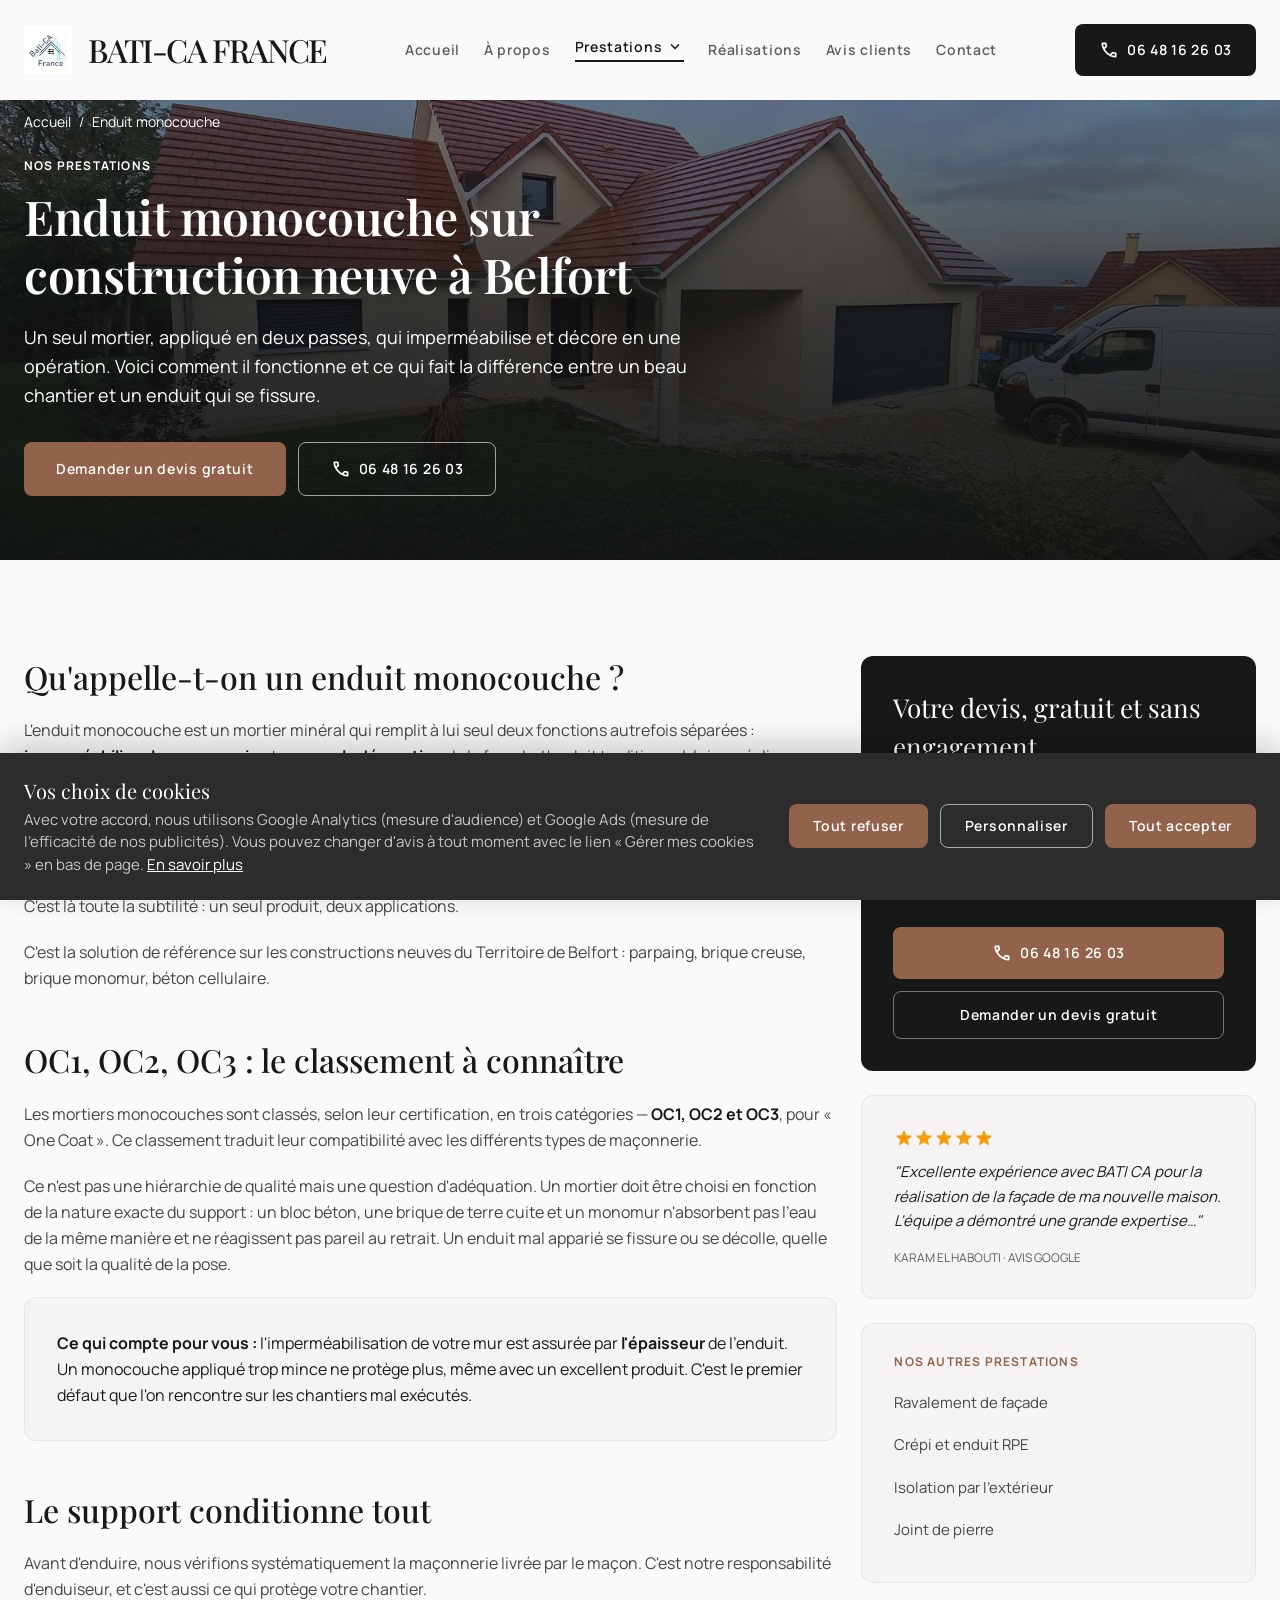
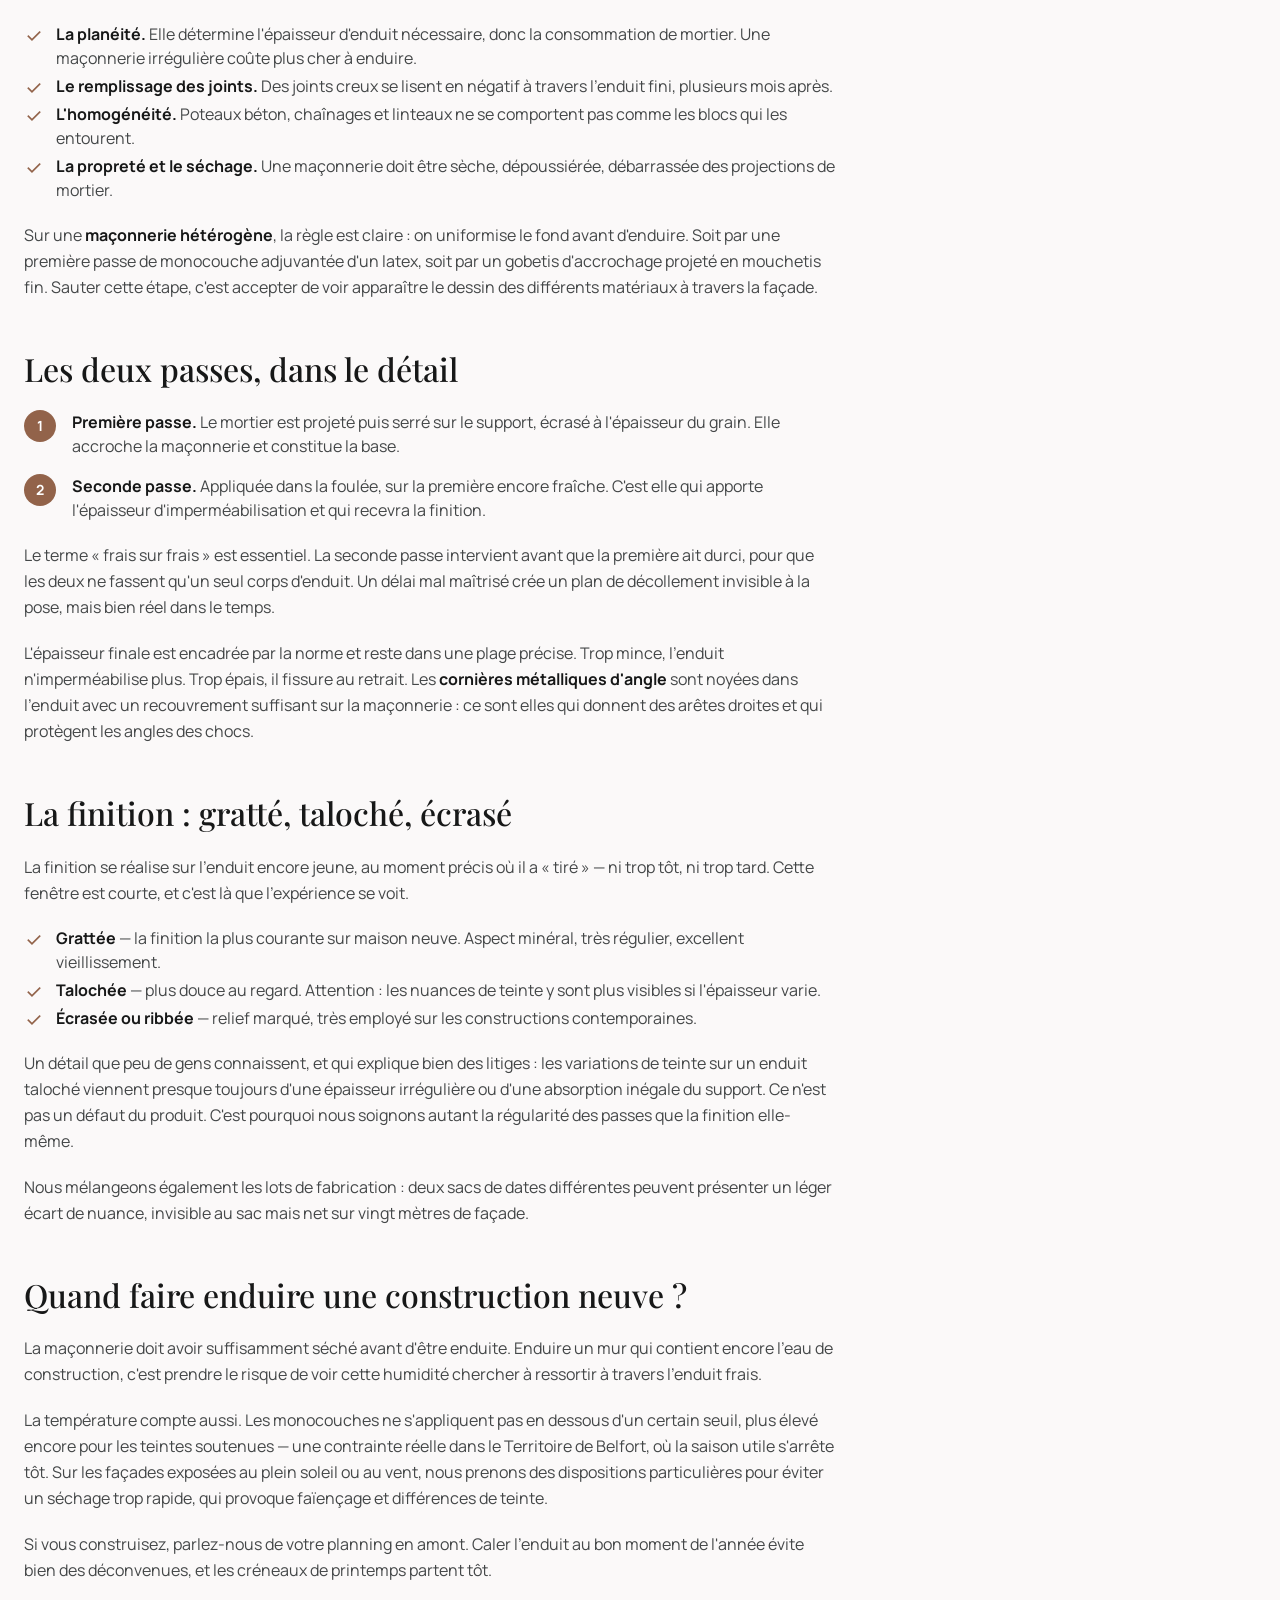
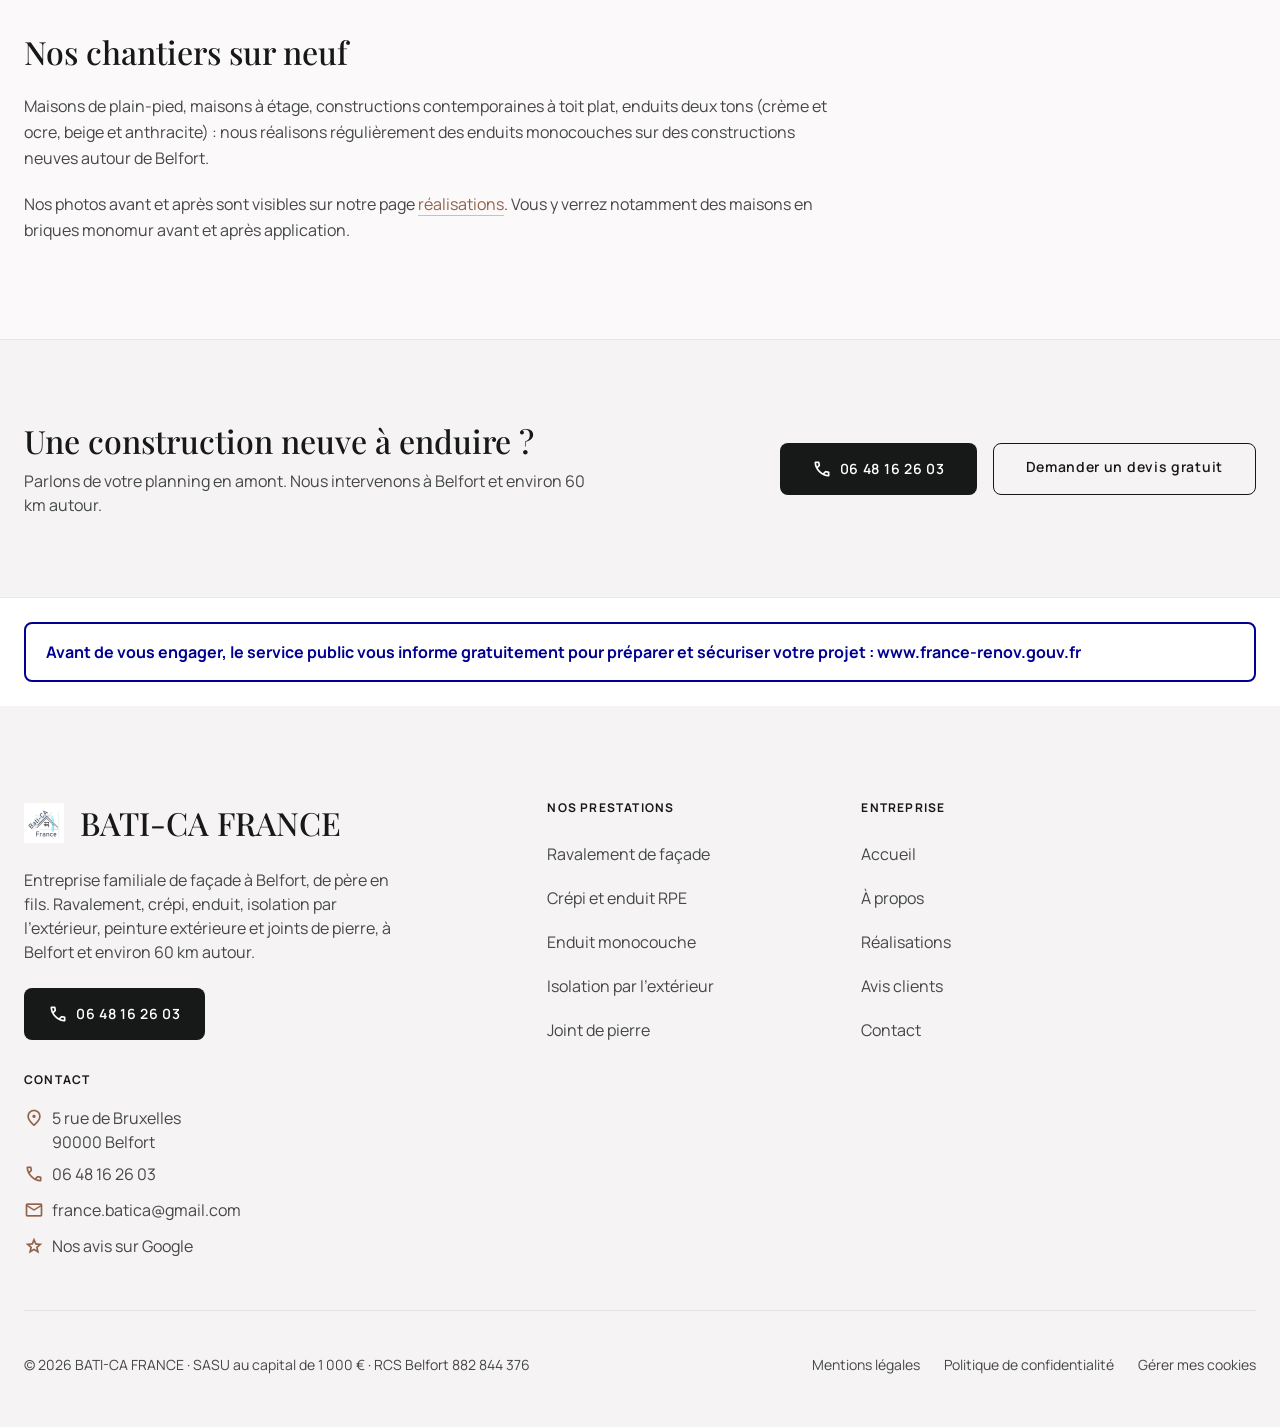
<file: enduit-monocouche.html>
<!DOCTYPE html>
<html lang="fr">
<head>
<meta charset="utf-8"/>
<meta name="viewport" content="width=device-width, initial-scale=1"/>
<title>Enduit monocouche sur maison neuve à Belfort | BATI-CA FRANCE</title>
<meta name="description" content="Enduit monocouche sur construction neuve à Belfort : application en deux passes frais sur frais, classement OC1 à OC3, finition grattée ou talochée. Devis gratuit."/>
<link rel="canonical" href="https://baticafrance.fr/enduit-monocouche"/>
<meta property="og:type" content="website"/>
<meta property="og:locale" content="fr_FR"/>
<meta property="og:site_name" content="BATI-CA FRANCE"/>
<meta property="og:title" content="Enduit monocouche sur maison neuve à Belfort | BATI-CA FRANCE"/>
<meta property="og:description" content="Enduit monocouche sur construction neuve à Belfort : application en deux passes frais sur frais, classement OC1 à OC3, finition grattée ou talochée. Devis gratuit."/>
<meta property="og:url" content="https://baticafrance.fr/enduit-monocouche"/>
<meta property="og:image" content="https://baticafrance.fr/images/logo-bati-ca-france.jpg"/>
<meta property="og:image:width" content="620"/>
<meta property="og:image:height" content="613"/>
<meta property="og:image:alt" content="Logo BATI-CA FRANCE"/>
<meta name="twitter:card" content="summary"/>
<meta name="twitter:title" content="Enduit monocouche sur maison neuve à Belfort | BATI-CA FRANCE"/>
<meta name="twitter:description" content="Enduit monocouche sur construction neuve à Belfort : application en deux passes frais sur frais, classement OC1 à OC3, finition grattée ou talochée. Devis gratuit."/>
<meta name="twitter:image" content="https://baticafrance.fr/images/logo-bati-ca-france.jpg"/>
<meta name="theme-color" content="#fbf9f9"/>
<link rel="preload" href="/fonts/manrope-latin.woff2" as="font" type="font/woff2" crossorigin/>
<link rel="preload" href="/fonts/playfair-display-latin.woff2" as="font" type="font/woff2" crossorigin/>
<link rel="stylesheet" href="/css/site.css?v=2"/>
<link rel="icon" type="image/png" sizes="32x32" href="/favicon-32x32.png"/>
<link rel="icon" type="image/png" sizes="16x16" href="/favicon-16x16.png"/>
<link rel="apple-touch-icon" sizes="180x180" href="/apple-touch-icon.png"/>
<link rel="manifest" href="/site.webmanifest"/>
<script>document.documentElement.className += ' js'; window.baticaSecours = setTimeout(function () { document.documentElement.className = document.documentElement.className.replace(' js', ''); }, 4000);</script>
<script src="/js/site.js?v=2" defer></script>
<script type="application/ld+json">
{
  "@context": "https://schema.org",
  "@type": "Service",
  "name": "Enduit monocouche",
  "serviceType": "Enduit monocouche",
  "description": "Enduit monocouche de façade sur construction neuve, finition grattée, talochée ou écrasée.",
  "url": "https://baticafrance.fr/enduit-monocouche",
  "areaServed": "Belfort et environ 60 km autour",
  "provider": { "@type": "HomeAndConstructionBusiness", "@id": "https://baticafrance.fr/#entreprise", "name": "BATI-CA FRANCE", "url": "https://baticafrance.fr/", "telephone": "+33648162603" }
}
</script>
<script type="application/ld+json">
{
  "@context": "https://schema.org",
  "@type": "BreadcrumbList",
  "itemListElement": [
    { "@type": "ListItem", "position": 1, "name": "Accueil", "item": "https://baticafrance.fr/" },
    { "@type": "ListItem", "position": 2, "name": "Enduit monocouche", "item": "https://baticafrance.fr/enduit-monocouche" }
  ]
}
</script>
</head>
<body class="bg-background text-on-background font-body-md">
<a href="#contenu" class="sr-only focus:not-sr-only focus:fixed focus:top-2 focus:left-2 focus:z-[200] focus:bg-white focus:text-primary focus:px-4 focus:py-3 focus:rounded-lg focus:shadow-lg">Aller au contenu</a>
<div class="hidden fixed bottom-0 left-0 w-full z-[100] p-4 md:px-gutter md:py-6 bg-primary-container text-on-primary shadow-[0_-8px_30px_rgba(0,0,0,0.2)]" id="cookie-banner" role="region" aria-label="Choix des cookies">
<div class="max-w-container-max mx-auto" id="cookie-simple-view">
<div class="flex flex-col lg:flex-row lg:items-center justify-between gap-4 lg:gap-8">
<div class="flex-1">
<p class="font-headline-md text-lg md:text-xl mb-1 outline-none" id="cookie-title" tabindex="-1">Vos choix de cookies</p>
<p class="font-body-md text-[15px] text-on-primary-container">Avec votre accord, nous utilisons Google Analytics (mesure d'audience) et Google Ads (mesure de l'efficacité de nos publicités). Vous pouvez changer d'avis à tout moment avec le lien « Gérer mes cookies » en bas de page. <a class="underline text-white" href="/confidentialite#cookies">En savoir plus</a></p>
</div>
<div class="flex flex-col sm:flex-row gap-3 shrink-0">
<button type="button" class="font-button text-button bg-bronze text-white px-6 py-3 rounded-lg hover:bg-white hover:text-primary transition-colors min-h-[44px]" data-cookie="refuser">Tout refuser</button>
<button type="button" class="font-button text-button border border-white/60 px-6 py-3 rounded-lg hover:bg-white/10 transition-colors min-h-[44px]" data-cookie="personnaliser">Personnaliser</button>
<button type="button" class="font-button text-button bg-bronze text-white px-6 py-3 rounded-lg hover:bg-white hover:text-primary transition-colors min-h-[44px]" data-cookie="accepter">Tout accepter</button>
</div>
</div>
</div>
<div class="max-w-container-max mx-auto hidden" id="cookie-settings-view">
<p class="font-headline-md text-lg md:text-xl mb-4 outline-none" id="cookie-settings-title" tabindex="-1">Préférences de cookies</p>
<div class="space-y-3 mb-5">
<div class="flex items-center justify-between gap-6 bg-white/10 rounded-lg p-4">
<div>
<p class="font-bold mb-1">Cookies nécessaires</p>
<p class="text-sm text-on-primary-container">Mémorisent votre choix de cookies (6 mois). Toujours actifs.</p>
</div>
<input checked class="w-6 h-6 shrink-0" disabled type="checkbox" aria-label="Cookies nécessaires (toujours actifs)"/>
</div>
<label class="flex items-center justify-between gap-6 bg-white/10 rounded-lg p-4 cursor-pointer" for="cookie-stats">
<span>
<span class="block font-bold mb-1">Mesure d'audience (Google Analytics)</span>
<span class="block text-sm text-on-primary-container">Nous aide à savoir quelles pages sont consultées.</span>
</span>
<input class="w-6 h-6 shrink-0" id="cookie-stats" type="checkbox"/>
</label>
<label class="flex items-center justify-between gap-6 bg-white/10 rounded-lg p-4 cursor-pointer" for="cookie-marketing">
<span>
<span class="block font-bold mb-1">Publicité (Google Ads)</span>
<span class="block text-sm text-on-primary-container">Mesure les appels et demandes de devis venant de nos annonces.</span>
</span>
<input class="w-6 h-6 shrink-0" id="cookie-marketing" type="checkbox"/>
</label>
</div>
<div class="flex flex-col sm:flex-row gap-3">
<button type="button" class="font-button text-button bg-bronze text-white px-6 py-3 rounded-lg hover:bg-white hover:text-primary transition-colors min-h-[44px]" data-cookie="refuser">Tout refuser</button>
<button type="button" class="font-button text-button border border-white/60 px-6 py-3 rounded-lg hover:bg-white/10 transition-colors min-h-[44px]" data-cookie="enregistrer">Enregistrer mes choix</button>
<button type="button" class="font-button text-button bg-bronze text-white px-6 py-3 rounded-lg hover:bg-white hover:text-primary transition-colors min-h-[44px]" data-cookie="accepter">Tout accepter</button>
</div>
</div>
</div>
<header class="sticky top-0 w-full z-50 bg-background/95 backdrop-blur-md shadow-sm">
<div class="flex justify-between items-center w-full max-w-container-max mx-auto px-margin-mobile md:px-gutter py-3 md:py-6">
<a class="flex items-center gap-3 md:gap-4" href="/" aria-label="BATI-CA FRANCE – accueil">
<picture><source type="image/webp" srcset="/images/logo-bati-ca-france-160.webp"/><img alt="" class="h-10 md:h-12 w-auto" src="/images/logo-bati-ca-france.jpg" width="49" height="48"/></picture>
<span class="font-headline-md text-[22px] md:text-headline-md font-bold tracking-tighter text-primary">BATI-CA FRANCE</span>
</a>
<nav class="hidden xl:flex gap-6 items-center whitespace-nowrap" aria-label="Menu principal">
<a class="nav-link font-button text-button text-secondary hover:text-primary transition-colors" href="/">Accueil</a>
<a class="nav-link font-button text-button text-secondary hover:text-primary transition-colors" href="/#propos">À propos</a>
<div class="relative dropdown" data-dropdown>
<button type="button" class="nav-link font-button text-button text-primary border-b-2 border-primary pb-1 flex items-center gap-1" aria-expanded="false" aria-controls="menu-prestations" data-dropdown-toggle>Prestations <span class="material-symbols-outlined text-[18px]" aria-hidden="true">expand_more</span></button>
<div class="dropdown-panel absolute left-1/2 -translate-x-1/2 top-full pt-5 z-50" id="menu-prestations">
<ul class="bg-white rounded-xl shadow-[0px_16px_40px_rgba(0,0,0,0.12)] border border-outline-variant/30 py-3 w-[280px]">
<li><a class="block px-6 py-3 font-body-md text-[15px] text-on-surface-variant hover:bg-surface-container hover:text-primary transition-colors" href="/ravalement-facade">Ravalement de façade</a></li>
<li><a class="block px-6 py-3 font-body-md text-[15px] text-on-surface-variant hover:bg-surface-container hover:text-primary transition-colors" href="/crepi-enduit-rpe">Crépi et enduit RPE</a></li>
<li><a class="block px-6 py-3 font-body-md text-[15px] text-primary font-bold bg-surface-container/60" href="/enduit-monocouche" aria-current="page">Enduit monocouche</a></li>
<li><a class="block px-6 py-3 font-body-md text-[15px] text-on-surface-variant hover:bg-surface-container hover:text-primary transition-colors" href="/isolation-exterieure">Isolation par l'extérieur</a></li>
<li><a class="block px-6 py-3 font-body-md text-[15px] text-on-surface-variant hover:bg-surface-container hover:text-primary transition-colors" href="/joint-de-pierre">Joint de pierre</a></li>
</ul>
</div>
</div>
<a class="nav-link font-button text-button text-secondary hover:text-primary transition-colors" href="/realisations">Réalisations</a>
<a class="nav-link font-button text-button text-secondary hover:text-primary transition-colors" href="/#temoignages">Avis clients</a>
<a class="nav-link font-button text-button text-secondary hover:text-primary transition-colors" href="/#contact">Contact</a>
</nav>
<a class="hidden xl:flex items-center gap-2 whitespace-nowrap bg-primary text-on-primary px-6 py-4 rounded-lg font-button text-button hover:bg-bronze transition-all duration-300 transform hover:-translate-y-1" href="tel:+33648162603" aria-label="Appeler BATI-CA FRANCE au 06 48 16 26 03">
<span class="material-symbols-outlined text-[20px]" aria-hidden="true">call</span>06 48 16 26 03
</a>
<div class="flex items-center gap-2 xl:hidden">
<a class="flex items-center justify-center w-11 h-11 rounded-lg bg-primary text-on-primary" href="tel:+33648162603" aria-label="Appeler BATI-CA FRANCE au 06 48 16 26 03"><span class="material-symbols-outlined" aria-hidden="true">call</span></a>
<button type="button" class="flex items-center justify-center w-11 h-11 text-primary" id="mobile-menu-toggle" aria-controls="mobile-menu" aria-expanded="false" aria-label="Ouvrir le menu">
<span class="material-symbols-outlined" id="mobile-menu-icon" aria-hidden="true">menu</span>
</button>
</div>
</div>
<nav class="xl:hidden flex-col gap-1 px-margin-mobile pb-6 bg-background border-t border-outline-variant/30 max-h-[calc(100vh-72px)] overflow-y-auto" id="mobile-menu" aria-label="Menu mobile">
<a class="font-button text-button text-secondary py-3 min-h-[44px] flex items-center" href="/">Accueil</a>
<a class="font-button text-button text-secondary py-3 min-h-[44px] flex items-center" href="/#propos">À propos</a>
<p class="font-label-caps text-label-caps text-bronze pt-4 pb-1">NOS PRESTATIONS</p>
<a class="font-body-md text-[15px] text-secondary py-2 pl-3 min-h-[44px] flex items-center" href="/ravalement-facade">Ravalement de façade</a>
<a class="font-body-md text-[15px] text-secondary py-2 pl-3 min-h-[44px] flex items-center" href="/crepi-enduit-rpe">Crépi et enduit RPE</a>
<a class="font-body-md text-[15px] text-primary font-bold py-2 pl-3 min-h-[44px] flex items-center" href="/enduit-monocouche" aria-current="page">Enduit monocouche</a>
<a class="font-body-md text-[15px] text-secondary py-2 pl-3 min-h-[44px] flex items-center" href="/isolation-exterieure">Isolation par l'extérieur</a>
<a class="font-body-md text-[15px] text-secondary py-2 pl-3 min-h-[44px] flex items-center" href="/joint-de-pierre">Joint de pierre</a>
<a class="font-button text-button text-secondary py-3 mt-2 min-h-[44px] flex items-center" href="/realisations">Réalisations</a>
<a class="font-button text-button text-secondary py-3 min-h-[44px] flex items-center" href="/#temoignages">Avis clients</a>
<a class="font-button text-button text-secondary py-3 min-h-[44px] flex items-center" href="/#contact">Contact</a>
<a class="flex items-center justify-center gap-2 bg-primary text-on-primary px-6 py-4 rounded-lg font-button text-button text-center mt-2" href="tel:+33648162603"><span class="material-symbols-outlined text-[20px]" aria-hidden="true">call</span>Appeler le 06 48 16 26 03</a>
</nav>
</header>
<main id="contenu">

<section class="relative w-full overflow-hidden" style="min-height: 46vh;">
<picture class="contents"><source type="image/webp" srcset="/images/realisations/g-maison-neuve-apres-800.webp 800w, /images/realisations/g-maison-neuve-apres.webp 1600w" sizes="100vw"/><img class="absolute inset-0 w-full h-full object-cover" style="object-position: center 55%;" alt="Maison neuve après application d'un enduit monocouche beige par BATI-CA FRANCE" fetchpriority="high" src="/images/realisations/g-maison-neuve-apres.jpg" width="1600" height="720"/></picture>
<div class="absolute inset-0" style="background: linear-gradient(to top, rgba(15,16,16,0.92) 0%, rgba(15,16,16,0.78) 50%, rgba(15,16,16,0.5) 100%);"></div>
<div class="relative z-10 flex items-end w-full" style="min-height: 46vh;">
<div class="w-full max-w-container-max mx-auto px-margin-mobile md:px-gutter pb-14 md:pb-16">
<nav aria-label="Fil d'Ariane" class="mb-4"><ol class="flex flex-wrap items-center gap-2 text-sm text-white"><li><a class="inline-flex items-center min-h-[44px] underline-offset-4 hover:underline" href="/">Accueil</a></li><li aria-hidden="true">/</li><li aria-current="page">Enduit monocouche</li></ol></nav>
<span class="font-label-caps text-label-caps text-white uppercase tracking-widest mb-4 block">Nos prestations</span>
<h1 class="font-headline-lg text-headline-lg-mobile md:text-headline-lg text-white mb-5 max-w-3xl">Enduit monocouche sur construction neuve à Belfort</h1>
<p class="font-body-lg text-body-lg text-white max-w-2xl">Un seul mortier, appliqué en deux passes, qui imperméabilise et décore en une opération. Voici comment il fonctionne et ce qui fait la différence entre un beau chantier et un enduit qui se fissure.</p>
<div class="flex flex-col sm:flex-row gap-3 mt-8"><a class="flex items-center justify-center gap-2 bg-bronze text-white px-8 py-4 rounded-lg font-button text-button hover:bg-white hover:text-primary transition-colors" href="/#contact">Demander un devis gratuit</a><a class="flex items-center justify-center gap-2 border border-white/60 text-white px-8 py-4 rounded-lg font-button text-button hover:bg-white/10 transition-colors" href="tel:+33648162603"><span class="material-symbols-outlined text-[20px]" aria-hidden="true">call</span>06 48 16 26 03</a></div>
</div>
</div>
</section>

<section class="py-section-padding-mobile md:py-24 bg-background">
<div class="max-w-container-max mx-auto px-margin-mobile md:px-gutter">
<div class="grid grid-cols-1 lg:grid-cols-12 gap-gutter">
<article class="lg:col-span-8 space-y-12">

<div class="space-y-5">
<h2 class="font-headline-md text-headline-md text-primary">Qu'appelle-t-on un enduit monocouche ?</h2>
<p class="font-body-md text-on-surface-variant leading-relaxed">L'enduit monocouche est un mortier minéral qui remplit à lui seul deux fonctions autrefois séparées : <strong class="text-primary">imperméabiliser la maçonnerie</strong> et <strong class="text-primary">assurer la décoration</strong> de la façade. L'enduit traditionnel, lui, se réalise en trois couches distinctes — gobetis d'accrochage, corps d'enduit, couche de finition — avec des temps d'attente entre chacune.</p>
<p class="font-body-md text-on-surface-variant leading-relaxed">Le nom prête à confusion, et c'est un point important à comprendre. « Monocouche » ne veut pas dire une seule passe. Le mortier est <strong class="text-primary">le même</strong> du début à la fin, mais il s'applique en <strong class="text-primary">deux passes successives, frais sur frais</strong>. C'est là toute la subtilité : un seul produit, deux applications.</p>
<p class="font-body-md text-on-surface-variant leading-relaxed">C'est la solution de référence sur les constructions neuves du Territoire de Belfort : parpaing, brique creuse, brique monomur, béton cellulaire.</p>
</div>

<div class="space-y-5">
<h2 class="font-headline-md text-headline-md text-primary">OC1, OC2, OC3 : le classement à connaître</h2>
<p class="font-body-md text-on-surface-variant leading-relaxed">Les mortiers monocouches sont classés, selon leur certification, en trois catégories — <strong class="text-primary">OC1, OC2 et OC3</strong>, pour « One Coat ». Ce classement traduit leur compatibilité avec les différents types de maçonnerie.</p>
<p class="font-body-md text-on-surface-variant leading-relaxed">Ce n'est pas une hiérarchie de qualité mais une question d'adéquation. Un mortier doit être choisi en fonction de la nature exacte du support : un bloc béton, une brique de terre cuite et un monomur n'absorbent pas l'eau de la même manière et ne réagissent pas pareil au retrait. Un enduit mal apparié se fissure ou se décolle, quelle que soit la qualité de la pose.</p>
<div class="bg-surface-container-low rounded-xl p-6 md:p-8 border border-outline-variant/30">
<p class="font-body-md text-on-surface leading-relaxed"><strong class="text-primary">Ce qui compte pour vous :</strong> l'imperméabilisation de votre mur est assurée par <strong class="text-primary">l'épaisseur</strong> de l'enduit. Un monocouche appliqué trop mince ne protège plus, même avec un excellent produit. C'est le premier défaut que l'on rencontre sur les chantiers mal exécutés.</p>
</div>
</div>

<div class="space-y-5">
<h2 class="font-headline-md text-headline-md text-primary">Le support conditionne tout</h2>
<p class="font-body-md text-on-surface-variant leading-relaxed">Avant d'enduire, nous vérifions systématiquement la maçonnerie livrée par le maçon. C'est notre responsabilité d'enduiseur, et c'est aussi ce qui protège votre chantier.</p>
<ul class="space-y-1 font-body-md text-on-surface-variant">
<li class="flex gap-3"><span class="material-symbols-outlined text-bronze text-[20px] shrink-0 mt-1" aria-hidden="true">check</span><span><strong class="text-primary">La planéité.</strong> Elle détermine l'épaisseur d'enduit nécessaire, donc la consommation de mortier. Une maçonnerie irrégulière coûte plus cher à enduire.</span></li>
<li class="flex gap-3"><span class="material-symbols-outlined text-bronze text-[20px] shrink-0 mt-1" aria-hidden="true">check</span><span><strong class="text-primary">Le remplissage des joints.</strong> Des joints creux se lisent en négatif à travers l'enduit fini, plusieurs mois après.</span></li>
<li class="flex gap-3"><span class="material-symbols-outlined text-bronze text-[20px] shrink-0 mt-1" aria-hidden="true">check</span><span><strong class="text-primary">L'homogénéité.</strong> Poteaux béton, chaînages et linteaux ne se comportent pas comme les blocs qui les entourent.</span></li>
<li class="flex gap-3"><span class="material-symbols-outlined text-bronze text-[20px] shrink-0 mt-1" aria-hidden="true">check</span><span><strong class="text-primary">La propreté et le séchage.</strong> Une maçonnerie doit être sèche, dépoussiérée, débarrassée des projections de mortier.</span></li>
</ul>
<p class="font-body-md text-on-surface-variant leading-relaxed">Sur une <strong class="text-primary">maçonnerie hétérogène</strong>, la règle est claire : on uniformise le fond avant d'enduire. Soit par une première passe de monocouche adjuvantée d'un latex, soit par un gobetis d'accrochage projeté en mouchetis fin. Sauter cette étape, c'est accepter de voir apparaître le dessin des différents matériaux à travers la façade.</p>
</div>

<div class="space-y-5">
<h2 class="font-headline-md text-headline-md text-primary">Les deux passes, dans le détail</h2>
<ol class="space-y-4 font-body-md text-on-surface-variant">
<li class="flex gap-4"><span class="shrink-0 w-8 h-8 rounded-full bg-bronze text-white flex items-center justify-center font-bold text-sm">1</span><span><strong class="text-primary">Première passe.</strong> Le mortier est projeté puis serré sur le support, écrasé à l'épaisseur du grain. Elle accroche la maçonnerie et constitue la base.</span></li>
<li class="flex gap-4"><span class="shrink-0 w-8 h-8 rounded-full bg-bronze text-white flex items-center justify-center font-bold text-sm">2</span><span><strong class="text-primary">Seconde passe.</strong> Appliquée dans la foulée, sur la première encore fraîche. C'est elle qui apporte l'épaisseur d'imperméabilisation et qui recevra la finition.</span></li>
</ol>
<p class="font-body-md text-on-surface-variant leading-relaxed">Le terme « frais sur frais » est essentiel. La seconde passe intervient avant que la première ait durci, pour que les deux ne fassent qu'un seul corps d'enduit. Un délai mal maîtrisé crée un plan de décollement invisible à la pose, mais bien réel dans le temps.</p>
<p class="font-body-md text-on-surface-variant leading-relaxed">L'épaisseur finale est encadrée par la norme et reste dans une plage précise. Trop mince, l'enduit n'imperméabilise plus. Trop épais, il fissure au retrait. Les <strong class="text-primary">cornières métalliques d'angle</strong> sont noyées dans l'enduit avec un recouvrement suffisant sur la maçonnerie : ce sont elles qui donnent des arêtes droites et qui protègent les angles des chocs.</p>
</div>

<div class="space-y-5">
<h2 class="font-headline-md text-headline-md text-primary">La finition : gratté, taloché, écrasé</h2>
<p class="font-body-md text-on-surface-variant leading-relaxed">La finition se réalise sur l'enduit encore jeune, au moment précis où il a « tiré » — ni trop tôt, ni trop tard. Cette fenêtre est courte, et c'est là que l'expérience se voit.</p>
<ul class="space-y-1 font-body-md text-on-surface-variant">
<li class="flex gap-3"><span class="material-symbols-outlined text-bronze text-[20px] shrink-0 mt-1" aria-hidden="true">check</span><span><strong class="text-primary">Grattée</strong> — la finition la plus courante sur maison neuve. Aspect minéral, très régulier, excellent vieillissement.</span></li>
<li class="flex gap-3"><span class="material-symbols-outlined text-bronze text-[20px] shrink-0 mt-1" aria-hidden="true">check</span><span><strong class="text-primary">Talochée</strong> — plus douce au regard. Attention : les nuances de teinte y sont plus visibles si l'épaisseur varie.</span></li>
<li class="flex gap-3"><span class="material-symbols-outlined text-bronze text-[20px] shrink-0 mt-1" aria-hidden="true">check</span><span><strong class="text-primary">Écrasée ou ribbée</strong> — relief marqué, très employé sur les constructions contemporaines.</span></li>
</ul>
<p class="font-body-md text-on-surface-variant leading-relaxed">Un détail que peu de gens connaissent, et qui explique bien des litiges : les variations de teinte sur un enduit taloché viennent presque toujours d'une épaisseur irrégulière ou d'une absorption inégale du support. Ce n'est pas un défaut du produit. C'est pourquoi nous soignons autant la régularité des passes que la finition elle-même.</p>
<p class="font-body-md text-on-surface-variant leading-relaxed">Nous mélangeons également les lots de fabrication : deux sacs de dates différentes peuvent présenter un léger écart de nuance, invisible au sac mais net sur vingt mètres de façade.</p>
</div>

<div class="space-y-5">
<h2 class="font-headline-md text-headline-md text-primary">Quand faire enduire une construction neuve ?</h2>
<p class="font-body-md text-on-surface-variant leading-relaxed">La maçonnerie doit avoir suffisamment séché avant d'être enduite. Enduire un mur qui contient encore l'eau de construction, c'est prendre le risque de voir cette humidité chercher à ressortir à travers l'enduit frais.</p>
<p class="font-body-md text-on-surface-variant leading-relaxed">La température compte aussi. Les monocouches ne s'appliquent pas en dessous d'un certain seuil, plus élevé encore pour les teintes soutenues — une contrainte réelle dans le Territoire de Belfort, où la saison utile s'arrête tôt. Sur les façades exposées au plein soleil ou au vent, nous prenons des dispositions particulières pour éviter un séchage trop rapide, qui provoque faïençage et différences de teinte.</p>
<p class="font-body-md text-on-surface-variant leading-relaxed">Si vous construisez, parlez-nous de votre planning en amont. Caler l'enduit au bon moment de l'année évite bien des déconvenues, et les créneaux de printemps partent tôt.</p>
</div>

<div class="space-y-5">
<h2 class="font-headline-md text-headline-md text-primary">Nos chantiers sur neuf</h2>
<p class="font-body-md text-on-surface-variant leading-relaxed">Maisons de plain-pied, maisons à étage, constructions contemporaines à toit plat, enduits deux tons (crème et ocre, beige et anthracite) : nous réalisons régulièrement des enduits monocouches sur des constructions neuves autour de Belfort.</p>
<p class="font-body-md text-on-surface-variant leading-relaxed">Nos photos avant et après sont visibles sur notre page <a class="text-bronze border-b border-bronze/40 hover:border-bronze transition-colors" href="/realisations">réalisations</a>. Vous y verrez notamment des maisons en briques monomur avant et après application.</p>
</div>
</article>

<aside class="lg:col-span-4">
<div class="lg:sticky lg:top-32 space-y-6">
<div class="bg-primary text-on-primary rounded-xl p-8">
<h2 class="font-headline-md text-[26px] mb-4">Votre devis, gratuit et sans engagement</h2>
<p class="font-body-md text-on-primary-container text-[15px] leading-relaxed mb-6">Nous nous déplaçons chez vous pour examiner le support et relever les mesures. Vous recevez ensuite un devis détaillé, adapté à votre situation réelle. Aucun engagement de votre part.</p>
<a class="flex items-center justify-center gap-2 bg-bronze text-white px-6 py-4 rounded-lg font-button text-button hover:bg-white hover:text-primary transition-all mb-3" href="tel:+33648162603">
<span class="material-symbols-outlined text-[20px]" aria-hidden="true">call</span>06 48 16 26 03
</a>
<a class="block text-center border border-white/40 px-6 py-4 rounded-lg font-button text-button hover:bg-white/10 transition-colors" href="/#contact">Demander un devis gratuit</a>
</div>
<div class="bg-surface-container-low rounded-xl p-8 border border-outline-variant/30">
<div class="flex text-amber-500 mb-3" role="img" aria-label="Note : 5 étoiles sur 5">
<span class="material-symbols-outlined icon-fill text-[20px]" aria-hidden="true">star</span>
<span class="material-symbols-outlined icon-fill text-[20px]" aria-hidden="true">star</span>
<span class="material-symbols-outlined icon-fill text-[20px]" aria-hidden="true">star</span>
<span class="material-symbols-outlined icon-fill text-[20px]" aria-hidden="true">star</span>
<span class="material-symbols-outlined icon-fill text-[20px]" aria-hidden="true">star</span>
</div>
<p class="font-body-md italic text-on-surface text-[15px] leading-relaxed mb-4">"Excellente expérience avec BATI CA pour la réalisation de la façade de ma nouvelle maison. L'équipe a démontré une grande expertise…"</p>
<p class="text-xs text-secondary font-label-caps">KARAM EL HABOUTI · AVIS GOOGLE</p>
</div>
<div class="bg-surface-container-low rounded-xl p-8 border border-outline-variant/30">
<p class="font-label-caps text-label-caps text-bronze mb-4">NOS AUTRES PRESTATIONS</p>
<ul class="space-y-1 font-body-md text-[15px] text-on-surface-variant">
<li><a class="inline-block py-2 hover:text-primary transition-colors" href="/ravalement-facade">Ravalement de façade</a></li>
<li><a class="inline-block py-2 hover:text-primary transition-colors" href="/crepi-enduit-rpe">Crépi et enduit RPE</a></li>
<li><a class="inline-block py-2 hover:text-primary transition-colors" href="/isolation-exterieure">Isolation par l'extérieur</a></li>
<li><a class="inline-block py-2 hover:text-primary transition-colors" href="/joint-de-pierre">Joint de pierre</a></li>
</ul>
</div>
</div>
</aside>

</div>
</div>
</section>

<section class="py-16 md:py-20 bg-surface-container-low border-t border-outline-variant/30">
<div class="max-w-container-max mx-auto px-margin-mobile md:px-gutter flex flex-col md:flex-row items-center justify-between gap-8">
<div class="max-w-xl">
<h2 class="font-headline-md text-headline-md text-primary mb-2">Une construction neuve à enduire ?</h2>
<p class="font-body-md text-on-surface-variant">Parlons de votre planning en amont. Nous intervenons à Belfort et environ 60 km autour.</p>
</div>
<div class="flex flex-col sm:flex-row gap-4 shrink-0">
<a class="flex items-center justify-center gap-2 bg-primary text-white px-8 py-4 rounded-lg font-button text-button hover:bg-bronze transition-colors" href="tel:+33648162603">
<span class="material-symbols-outlined text-[20px]" aria-hidden="true">call</span>06 48 16 26 03
</a>
<a class="text-center border border-primary text-primary px-8 py-4 rounded-lg font-button text-button hover:bg-primary hover:text-white transition-colors" href="/#contact">Demander un devis gratuit</a>
</div>
</div>
</section>
</main>
<aside class="bg-white border-t border-outline-variant/40" aria-label="Information du service public France Rénov'">
<div class="max-w-container-max mx-auto px-margin-mobile md:px-gutter py-6">
<a class="block border-2 border-[#000091] rounded-lg px-5 py-4 text-[#000091] font-bold text-[15px] md:text-base leading-snug hover:bg-[#f5f5fe] transition-colors" href="https://france-renov.gouv.fr/servicepublic" target="_blank" rel="noopener">Avant de vous engager, le service public vous informe gratuitement pour préparer et sécuriser votre projet : www.france-renov.gouv.fr<span class="sr-only"> (nouvel onglet)</span></a>
</div>
</aside>
<footer class="bg-surface-container-low pt-section-padding-mobile md:pt-24 pb-10">
<div class="max-w-container-max mx-auto px-margin-mobile md:px-gutter">
<div class="grid grid-cols-1 md:grid-cols-12 gap-10 md:gap-gutter border-b border-outline-variant/40 pb-12 mb-8">
<div class="md:col-span-4">
<a class="flex items-center gap-4 mb-6" href="/" aria-label="BATI-CA FRANCE – accueil">
<picture><source type="image/webp" srcset="/images/logo-bati-ca-france-160.webp"/><img alt="" class="h-10 w-auto" loading="lazy" src="/images/logo-bati-ca-france.jpg" width="40" height="40"/></picture>
<span class="font-headline-md text-[24px] md:text-headline-md font-bold text-primary">BATI-CA FRANCE</span>
</a>
<p class="text-on-surface-variant font-body-md max-w-sm mb-6">Entreprise familiale de façade à Belfort, de père en fils. Ravalement, crépi, enduit, isolation par l'extérieur, peinture extérieure et joints de pierre, à Belfort et environ 60 km autour.</p>
<a class="inline-flex items-center gap-2 bg-primary text-on-primary px-6 py-4 rounded-lg font-button text-button hover:bg-bronze transition-colors" href="tel:+33648162603"><span class="material-symbols-outlined text-[20px]" aria-hidden="true">call</span>06 48 16 26 03</a>
</div>
<div class="md:col-span-3 md:col-start-6">
<h2 class="font-label-caps text-label-caps text-primary mb-5">NOS PRESTATIONS</h2>
<ul class="space-y-1 font-body-md text-on-surface-variant">
<li><a class="inline-block py-2 hover:text-primary transition-colors" href="/ravalement-facade">Ravalement de façade</a></li>
<li><a class="inline-block py-2 hover:text-primary transition-colors" href="/crepi-enduit-rpe">Crépi et enduit RPE</a></li>
<li><a class="inline-block py-2 hover:text-primary transition-colors" href="/enduit-monocouche">Enduit monocouche</a></li>
<li><a class="inline-block py-2 hover:text-primary transition-colors" href="/isolation-exterieure">Isolation par l'extérieur</a></li>
<li><a class="inline-block py-2 hover:text-primary transition-colors" href="/joint-de-pierre">Joint de pierre</a></li>
</ul>
</div>
<div class="md:col-span-2">
<h2 class="font-label-caps text-label-caps text-primary mb-5">ENTREPRISE</h2>
<ul class="space-y-1 font-body-md text-on-surface-variant">
<li><a class="inline-block py-2 hover:text-primary transition-colors" href="/">Accueil</a></li>
<li><a class="inline-block py-2 hover:text-primary transition-colors" href="/#propos">À propos</a></li>
<li><a class="inline-block py-2 hover:text-primary transition-colors" href="/realisations">Réalisations</a></li>
<li><a class="inline-block py-2 hover:text-primary transition-colors" href="/#temoignages">Avis clients</a></li>
<li><a class="inline-block py-2 hover:text-primary transition-colors" href="/#contact">Contact</a></li>
</ul>
</div>
<div class="md:col-span-3">
<h2 class="font-label-caps text-label-caps text-primary mb-5">CONTACT</h2>
<ul class="space-y-1 font-body-md text-on-surface-variant">
<li class="flex items-start gap-2"><span class="material-symbols-outlined text-[20px] text-bronze mt-0.5" aria-hidden="true">location_on</span><span>5 rue de Bruxelles<br/>90000 Belfort</span></li>
<li class="flex items-center gap-2"><span class="material-symbols-outlined text-[20px] text-bronze" aria-hidden="true">phone</span><a class="hover:text-primary transition-colors py-1" href="tel:+33648162603">06 48 16 26 03</a></li>
<li class="flex items-center gap-2"><span class="material-symbols-outlined text-[20px] text-bronze" aria-hidden="true">mail</span><a class="hover:text-primary transition-colors py-1 break-all" href="mailto:france.batica@gmail.com">france.batica@gmail.com</a></li>
<li class="flex items-center gap-2"><span class="material-symbols-outlined text-[20px] text-bronze" aria-hidden="true">star</span><a class="hover:text-primary transition-colors py-1" href="https://share.google/lSIS2s6g5fnpIzuVx" rel="noopener" target="_blank">Nos avis sur Google<span class="sr-only"> (nouvel onglet)</span></a></li>
</ul>
</div>
</div>
<div class="flex flex-col md:flex-row justify-between md:items-center gap-4 text-sm text-on-surface-variant">
<p>© 2026 BATI-CA FRANCE · SASU au capital de 1 000 € · RCS Belfort 882 844 376</p>
<ul class="flex flex-wrap gap-x-6 gap-y-2">
<li><a class="hover:text-primary transition-colors py-3 inline-block" href="/mentions-legales">Mentions légales</a></li>
<li><a class="hover:text-primary transition-colors py-3 inline-block" href="/confidentialite">Politique de confidentialité</a></li>
<li><a class="hover:text-primary transition-colors py-3 inline-block" href="/confidentialite#cookies" data-cookie-manage>Gérer mes cookies</a></li>
</ul>
</div>
</div>
</footer>

</body>
</html>
</file>
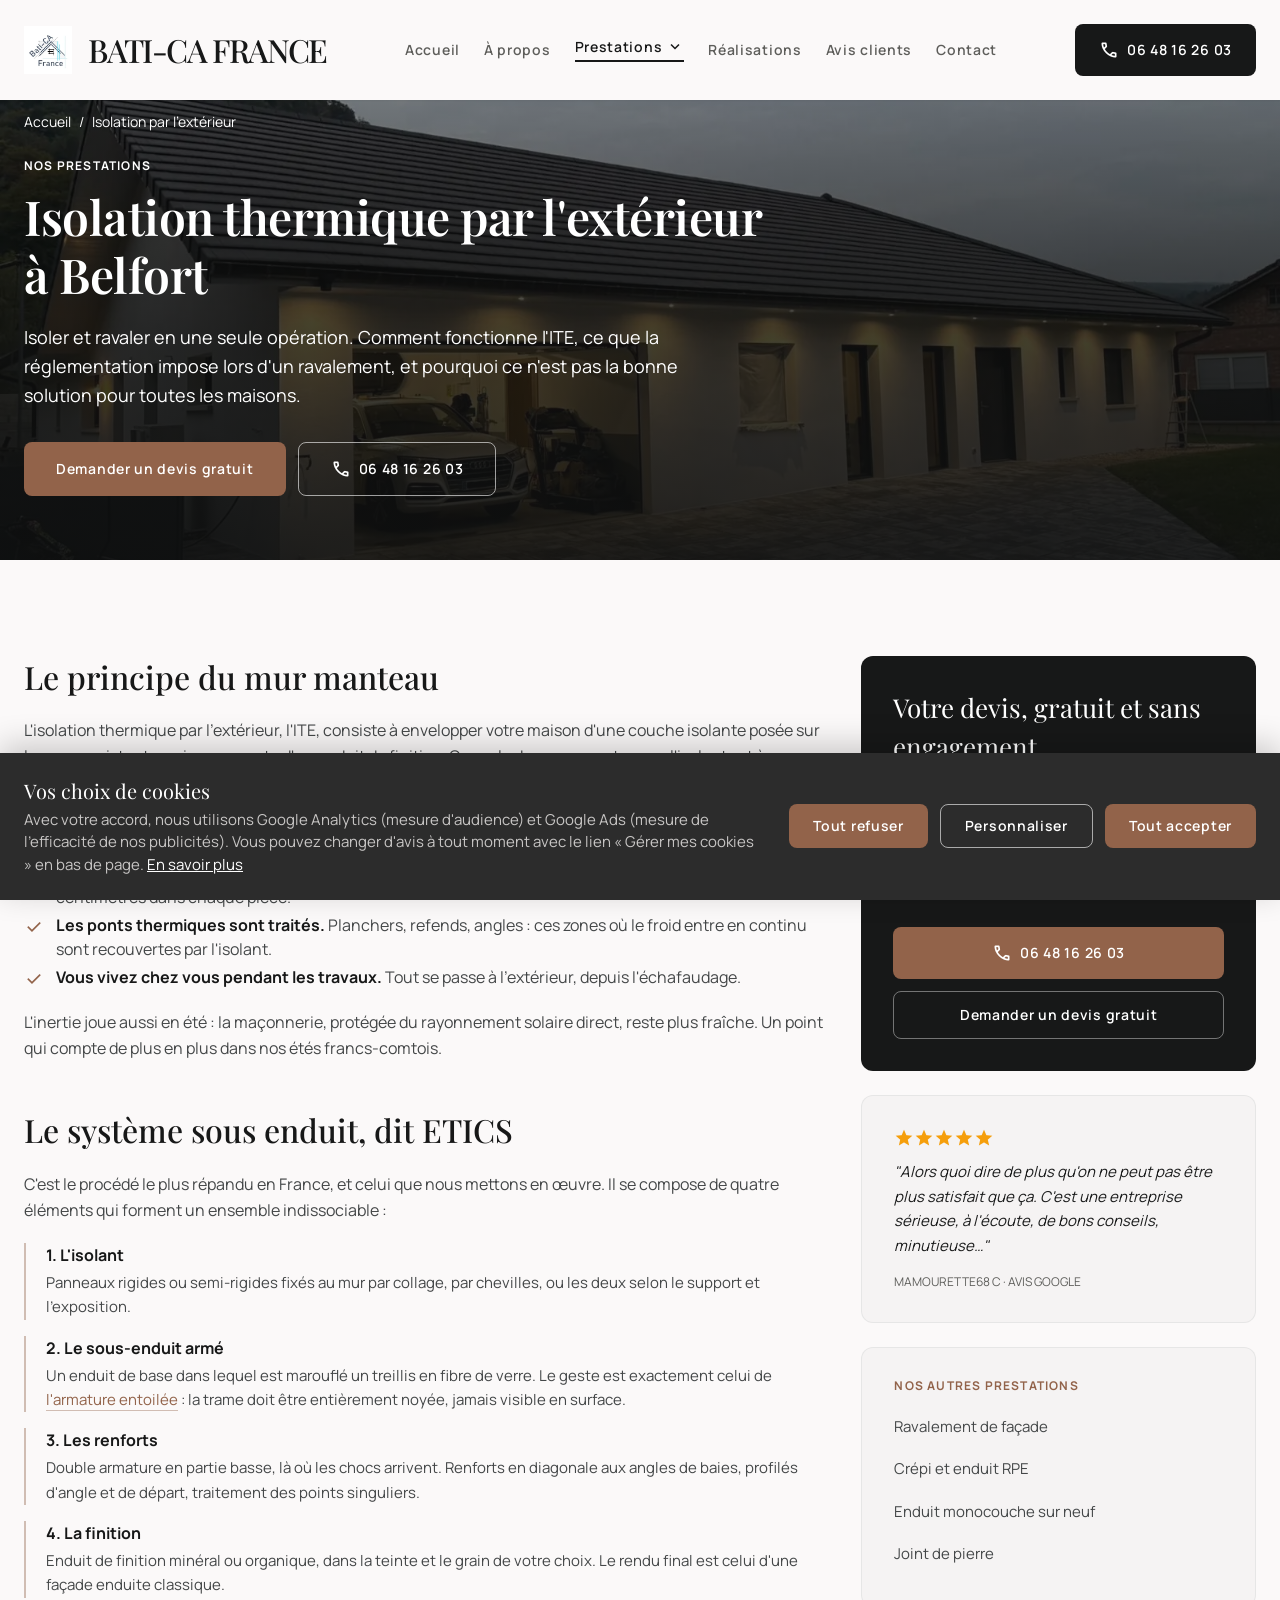
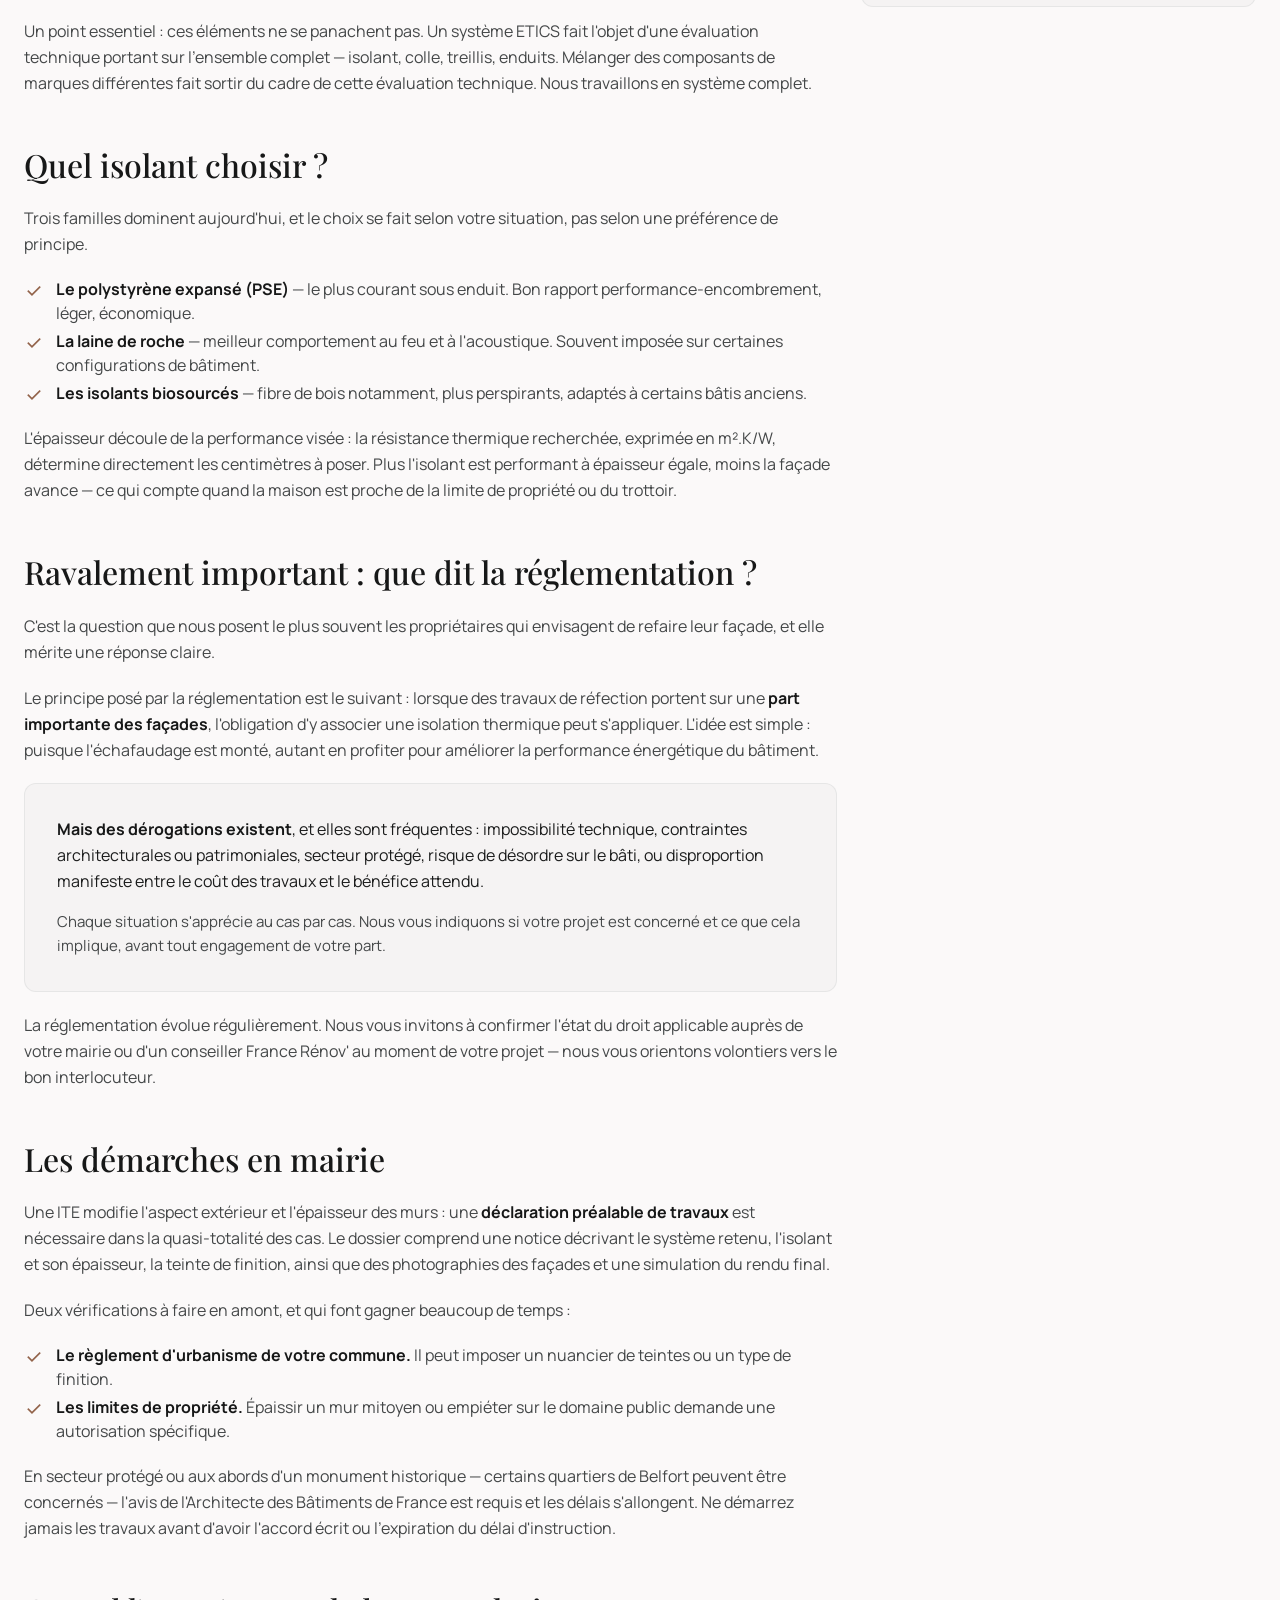
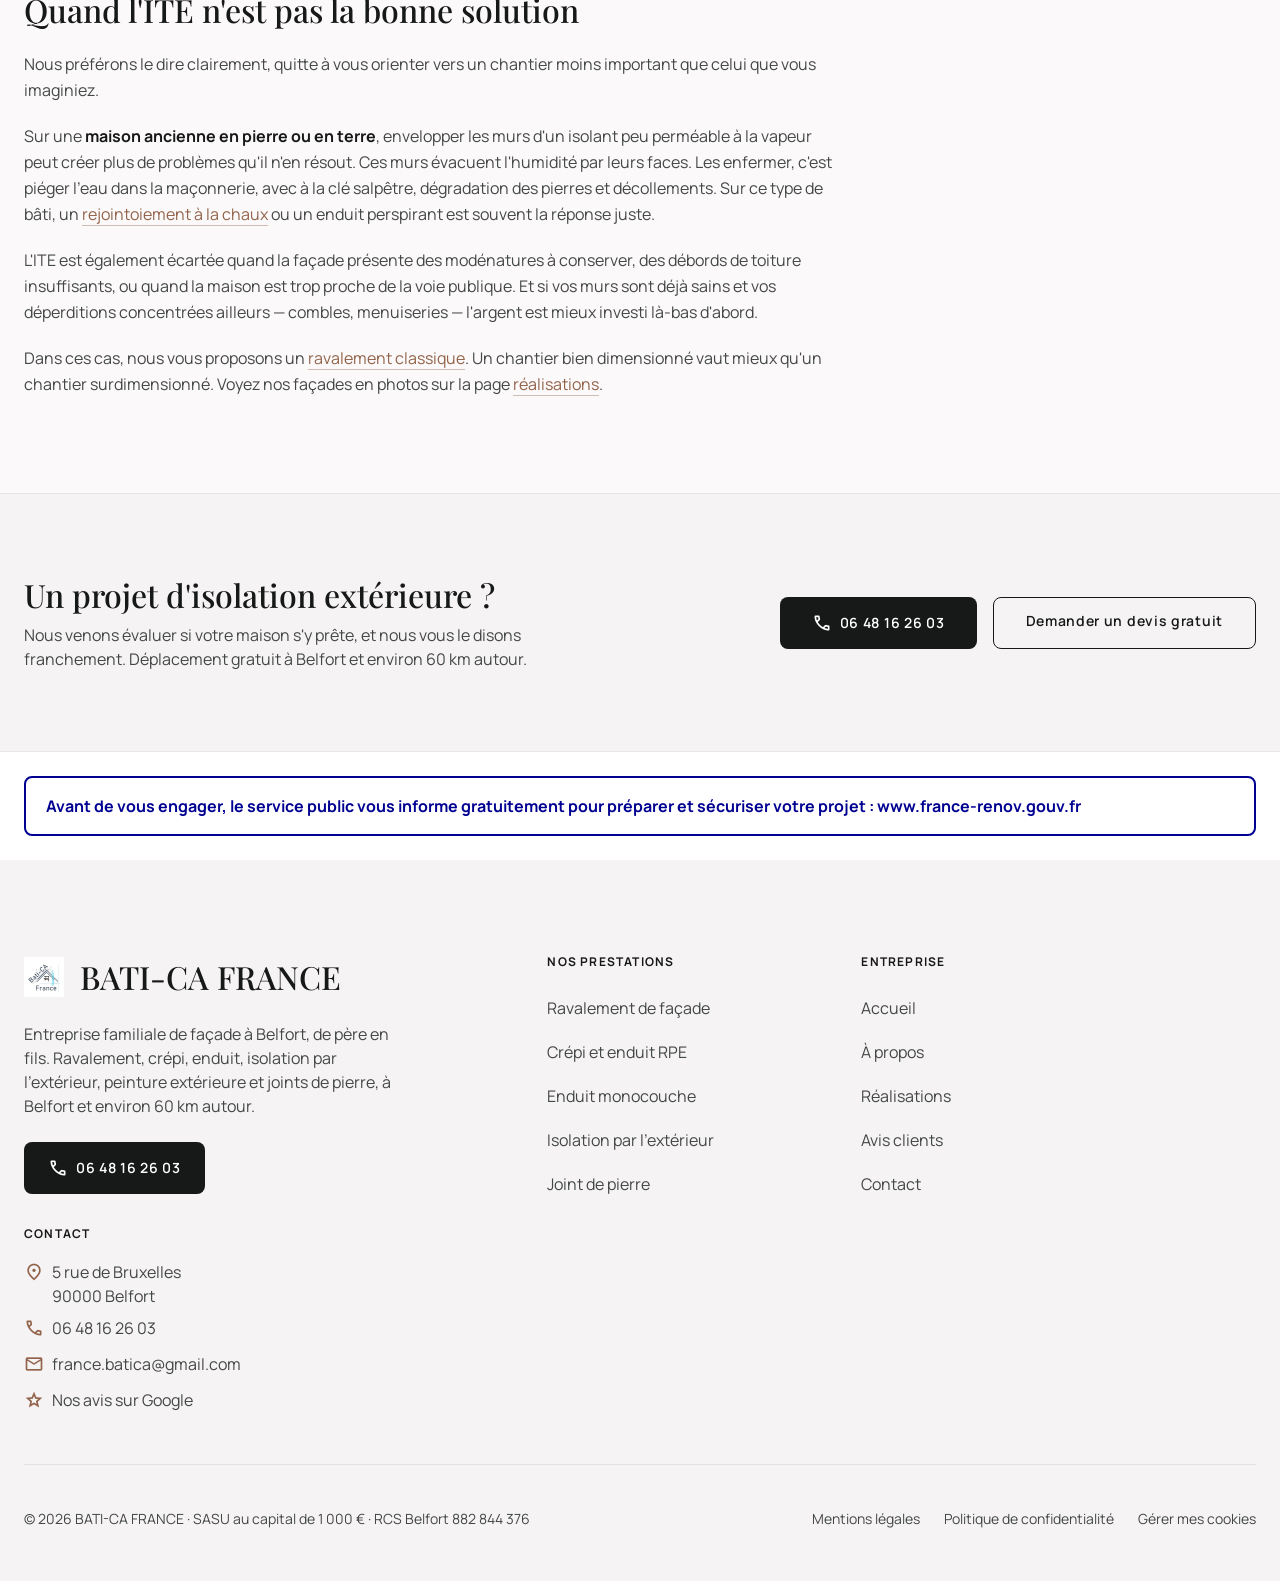
<file: isolation-exterieure.html>
<!DOCTYPE html>
<html lang="fr">
<head>
<meta charset="utf-8"/>
<meta name="viewport" content="width=device-width, initial-scale=1"/>
<title>Isolation thermique par l'extérieur à Belfort | BATI-CA FRANCE</title>
<meta name="description" content="Isolation thermique par l'extérieur (ITE) à Belfort et environ 60 km autour : système sous enduit, choix de l'isolant, démarches en mairie. Devis gratuit."/>
<link rel="canonical" href="https://baticafrance.fr/isolation-exterieure"/>
<meta property="og:type" content="website"/>
<meta property="og:locale" content="fr_FR"/>
<meta property="og:site_name" content="BATI-CA FRANCE"/>
<meta property="og:title" content="Isolation thermique par l'extérieur à Belfort | BATI-CA FRANCE"/>
<meta property="og:description" content="Isolation thermique par l'extérieur (ITE) à Belfort et environ 60 km autour : système sous enduit, choix de l'isolant, démarches en mairie. Devis gratuit."/>
<meta property="og:url" content="https://baticafrance.fr/isolation-exterieure"/>
<meta property="og:image" content="https://baticafrance.fr/images/logo-bati-ca-france.jpg"/>
<meta property="og:image:width" content="620"/>
<meta property="og:image:height" content="613"/>
<meta property="og:image:alt" content="Logo BATI-CA FRANCE"/>
<meta name="twitter:card" content="summary"/>
<meta name="twitter:title" content="Isolation thermique par l'extérieur à Belfort | BATI-CA FRANCE"/>
<meta name="twitter:description" content="Isolation thermique par l'extérieur (ITE) à Belfort et environ 60 km autour : système sous enduit, choix de l'isolant, démarches en mairie. Devis gratuit."/>
<meta name="twitter:image" content="https://baticafrance.fr/images/logo-bati-ca-france.jpg"/>
<meta name="theme-color" content="#fbf9f9"/>
<link rel="preload" href="/fonts/manrope-latin.woff2" as="font" type="font/woff2" crossorigin/>
<link rel="preload" href="/fonts/playfair-display-latin.woff2" as="font" type="font/woff2" crossorigin/>
<link rel="stylesheet" href="/css/site.css?v=2"/>
<link rel="icon" type="image/png" sizes="32x32" href="/favicon-32x32.png"/>
<link rel="icon" type="image/png" sizes="16x16" href="/favicon-16x16.png"/>
<link rel="apple-touch-icon" sizes="180x180" href="/apple-touch-icon.png"/>
<link rel="manifest" href="/site.webmanifest"/>
<script>document.documentElement.className += ' js'; window.baticaSecours = setTimeout(function () { document.documentElement.className = document.documentElement.className.replace(' js', ''); }, 4000);</script>
<script src="/js/site.js?v=2" defer></script>
<script type="application/ld+json">
{
  "@context": "https://schema.org",
  "@type": "Service",
  "name": "Isolation thermique par l'extérieur",
  "serviceType": "Isolation thermique par l'extérieur",
  "description": "Isolation thermique par l'extérieur sous enduit (système ETICS) sur maison individuelle.",
  "url": "https://baticafrance.fr/isolation-exterieure",
  "areaServed": "Belfort et environ 60 km autour",
  "provider": { "@type": "HomeAndConstructionBusiness", "@id": "https://baticafrance.fr/#entreprise", "name": "BATI-CA FRANCE", "url": "https://baticafrance.fr/", "telephone": "+33648162603" }
}
</script>
<script type="application/ld+json">
{
  "@context": "https://schema.org",
  "@type": "BreadcrumbList",
  "itemListElement": [
    { "@type": "ListItem", "position": 1, "name": "Accueil", "item": "https://baticafrance.fr/" },
    { "@type": "ListItem", "position": 2, "name": "Isolation par l'extérieur", "item": "https://baticafrance.fr/isolation-exterieure" }
  ]
}
</script>
</head>
<body class="bg-background text-on-background font-body-md">
<a href="#contenu" class="sr-only focus:not-sr-only focus:fixed focus:top-2 focus:left-2 focus:z-[200] focus:bg-white focus:text-primary focus:px-4 focus:py-3 focus:rounded-lg focus:shadow-lg">Aller au contenu</a>
<div class="hidden fixed bottom-0 left-0 w-full z-[100] p-4 md:px-gutter md:py-6 bg-primary-container text-on-primary shadow-[0_-8px_30px_rgba(0,0,0,0.2)]" id="cookie-banner" role="region" aria-label="Choix des cookies">
<div class="max-w-container-max mx-auto" id="cookie-simple-view">
<div class="flex flex-col lg:flex-row lg:items-center justify-between gap-4 lg:gap-8">
<div class="flex-1">
<p class="font-headline-md text-lg md:text-xl mb-1 outline-none" id="cookie-title" tabindex="-1">Vos choix de cookies</p>
<p class="font-body-md text-[15px] text-on-primary-container">Avec votre accord, nous utilisons Google Analytics (mesure d'audience) et Google Ads (mesure de l'efficacité de nos publicités). Vous pouvez changer d'avis à tout moment avec le lien « Gérer mes cookies » en bas de page. <a class="underline text-white" href="/confidentialite#cookies">En savoir plus</a></p>
</div>
<div class="flex flex-col sm:flex-row gap-3 shrink-0">
<button type="button" class="font-button text-button bg-bronze text-white px-6 py-3 rounded-lg hover:bg-white hover:text-primary transition-colors min-h-[44px]" data-cookie="refuser">Tout refuser</button>
<button type="button" class="font-button text-button border border-white/60 px-6 py-3 rounded-lg hover:bg-white/10 transition-colors min-h-[44px]" data-cookie="personnaliser">Personnaliser</button>
<button type="button" class="font-button text-button bg-bronze text-white px-6 py-3 rounded-lg hover:bg-white hover:text-primary transition-colors min-h-[44px]" data-cookie="accepter">Tout accepter</button>
</div>
</div>
</div>
<div class="max-w-container-max mx-auto hidden" id="cookie-settings-view">
<p class="font-headline-md text-lg md:text-xl mb-4 outline-none" id="cookie-settings-title" tabindex="-1">Préférences de cookies</p>
<div class="space-y-3 mb-5">
<div class="flex items-center justify-between gap-6 bg-white/10 rounded-lg p-4">
<div>
<p class="font-bold mb-1">Cookies nécessaires</p>
<p class="text-sm text-on-primary-container">Mémorisent votre choix de cookies (6 mois). Toujours actifs.</p>
</div>
<input checked class="w-6 h-6 shrink-0" disabled type="checkbox" aria-label="Cookies nécessaires (toujours actifs)"/>
</div>
<label class="flex items-center justify-between gap-6 bg-white/10 rounded-lg p-4 cursor-pointer" for="cookie-stats">
<span>
<span class="block font-bold mb-1">Mesure d'audience (Google Analytics)</span>
<span class="block text-sm text-on-primary-container">Nous aide à savoir quelles pages sont consultées.</span>
</span>
<input class="w-6 h-6 shrink-0" id="cookie-stats" type="checkbox"/>
</label>
<label class="flex items-center justify-between gap-6 bg-white/10 rounded-lg p-4 cursor-pointer" for="cookie-marketing">
<span>
<span class="block font-bold mb-1">Publicité (Google Ads)</span>
<span class="block text-sm text-on-primary-container">Mesure les appels et demandes de devis venant de nos annonces.</span>
</span>
<input class="w-6 h-6 shrink-0" id="cookie-marketing" type="checkbox"/>
</label>
</div>
<div class="flex flex-col sm:flex-row gap-3">
<button type="button" class="font-button text-button bg-bronze text-white px-6 py-3 rounded-lg hover:bg-white hover:text-primary transition-colors min-h-[44px]" data-cookie="refuser">Tout refuser</button>
<button type="button" class="font-button text-button border border-white/60 px-6 py-3 rounded-lg hover:bg-white/10 transition-colors min-h-[44px]" data-cookie="enregistrer">Enregistrer mes choix</button>
<button type="button" class="font-button text-button bg-bronze text-white px-6 py-3 rounded-lg hover:bg-white hover:text-primary transition-colors min-h-[44px]" data-cookie="accepter">Tout accepter</button>
</div>
</div>
</div>
<header class="sticky top-0 w-full z-50 bg-background/95 backdrop-blur-md shadow-sm">
<div class="flex justify-between items-center w-full max-w-container-max mx-auto px-margin-mobile md:px-gutter py-3 md:py-6">
<a class="flex items-center gap-3 md:gap-4" href="/" aria-label="BATI-CA FRANCE – accueil">
<picture><source type="image/webp" srcset="/images/logo-bati-ca-france-160.webp"/><img alt="" class="h-10 md:h-12 w-auto" src="/images/logo-bati-ca-france.jpg" width="49" height="48"/></picture>
<span class="font-headline-md text-[22px] md:text-headline-md font-bold tracking-tighter text-primary">BATI-CA FRANCE</span>
</a>
<nav class="hidden xl:flex gap-6 items-center whitespace-nowrap" aria-label="Menu principal">
<a class="nav-link font-button text-button text-secondary hover:text-primary transition-colors" href="/">Accueil</a>
<a class="nav-link font-button text-button text-secondary hover:text-primary transition-colors" href="/#propos">À propos</a>
<div class="relative dropdown" data-dropdown>
<button type="button" class="nav-link font-button text-button text-primary border-b-2 border-primary pb-1 flex items-center gap-1" aria-expanded="false" aria-controls="menu-prestations" data-dropdown-toggle>Prestations <span class="material-symbols-outlined text-[18px]" aria-hidden="true">expand_more</span></button>
<div class="dropdown-panel absolute left-1/2 -translate-x-1/2 top-full pt-5 z-50" id="menu-prestations">
<ul class="bg-white rounded-xl shadow-[0px_16px_40px_rgba(0,0,0,0.12)] border border-outline-variant/30 py-3 w-[280px]">
<li><a class="block px-6 py-3 font-body-md text-[15px] text-on-surface-variant hover:bg-surface-container hover:text-primary transition-colors" href="/ravalement-facade">Ravalement de façade</a></li>
<li><a class="block px-6 py-3 font-body-md text-[15px] text-on-surface-variant hover:bg-surface-container hover:text-primary transition-colors" href="/crepi-enduit-rpe">Crépi et enduit RPE</a></li>
<li><a class="block px-6 py-3 font-body-md text-[15px] text-on-surface-variant hover:bg-surface-container hover:text-primary transition-colors" href="/enduit-monocouche">Enduit monocouche</a></li>
<li><a class="block px-6 py-3 font-body-md text-[15px] text-primary font-bold bg-surface-container/60" href="/isolation-exterieure" aria-current="page">Isolation par l'extérieur</a></li>
<li><a class="block px-6 py-3 font-body-md text-[15px] text-on-surface-variant hover:bg-surface-container hover:text-primary transition-colors" href="/joint-de-pierre">Joint de pierre</a></li>
</ul>
</div>
</div>
<a class="nav-link font-button text-button text-secondary hover:text-primary transition-colors" href="/realisations">Réalisations</a>
<a class="nav-link font-button text-button text-secondary hover:text-primary transition-colors" href="/#temoignages">Avis clients</a>
<a class="nav-link font-button text-button text-secondary hover:text-primary transition-colors" href="/#contact">Contact</a>
</nav>
<a class="hidden xl:flex items-center gap-2 whitespace-nowrap bg-primary text-on-primary px-6 py-4 rounded-lg font-button text-button hover:bg-bronze transition-all duration-300 transform hover:-translate-y-1" href="tel:+33648162603" aria-label="Appeler BATI-CA FRANCE au 06 48 16 26 03">
<span class="material-symbols-outlined text-[20px]" aria-hidden="true">call</span>06 48 16 26 03
</a>
<div class="flex items-center gap-2 xl:hidden">
<a class="flex items-center justify-center w-11 h-11 rounded-lg bg-primary text-on-primary" href="tel:+33648162603" aria-label="Appeler BATI-CA FRANCE au 06 48 16 26 03"><span class="material-symbols-outlined" aria-hidden="true">call</span></a>
<button type="button" class="flex items-center justify-center w-11 h-11 text-primary" id="mobile-menu-toggle" aria-controls="mobile-menu" aria-expanded="false" aria-label="Ouvrir le menu">
<span class="material-symbols-outlined" id="mobile-menu-icon" aria-hidden="true">menu</span>
</button>
</div>
</div>
<nav class="xl:hidden flex-col gap-1 px-margin-mobile pb-6 bg-background border-t border-outline-variant/30 max-h-[calc(100vh-72px)] overflow-y-auto" id="mobile-menu" aria-label="Menu mobile">
<a class="font-button text-button text-secondary py-3 min-h-[44px] flex items-center" href="/">Accueil</a>
<a class="font-button text-button text-secondary py-3 min-h-[44px] flex items-center" href="/#propos">À propos</a>
<p class="font-label-caps text-label-caps text-bronze pt-4 pb-1">NOS PRESTATIONS</p>
<a class="font-body-md text-[15px] text-secondary py-2 pl-3 min-h-[44px] flex items-center" href="/ravalement-facade">Ravalement de façade</a>
<a class="font-body-md text-[15px] text-secondary py-2 pl-3 min-h-[44px] flex items-center" href="/crepi-enduit-rpe">Crépi et enduit RPE</a>
<a class="font-body-md text-[15px] text-secondary py-2 pl-3 min-h-[44px] flex items-center" href="/enduit-monocouche">Enduit monocouche</a>
<a class="font-body-md text-[15px] text-primary font-bold py-2 pl-3 min-h-[44px] flex items-center" href="/isolation-exterieure" aria-current="page">Isolation par l'extérieur</a>
<a class="font-body-md text-[15px] text-secondary py-2 pl-3 min-h-[44px] flex items-center" href="/joint-de-pierre">Joint de pierre</a>
<a class="font-button text-button text-secondary py-3 mt-2 min-h-[44px] flex items-center" href="/realisations">Réalisations</a>
<a class="font-button text-button text-secondary py-3 min-h-[44px] flex items-center" href="/#temoignages">Avis clients</a>
<a class="font-button text-button text-secondary py-3 min-h-[44px] flex items-center" href="/#contact">Contact</a>
<a class="flex items-center justify-center gap-2 bg-primary text-on-primary px-6 py-4 rounded-lg font-button text-button text-center mt-2" href="tel:+33648162603"><span class="material-symbols-outlined text-[20px]" aria-hidden="true">call</span>Appeler le 06 48 16 26 03</a>
</nav>
</header>
<main id="contenu">

<section class="relative w-full overflow-hidden" style="min-height: 46vh;">
<picture class="contents"><source type="image/webp" srcset="/images/realisations/j-maison-plain-pied-800.webp 800w, /images/realisations/j-maison-plain-pied.webp 1600w" sizes="100vw"/><img class="absolute inset-0 w-full h-full object-cover" style="object-position: center 50%;" alt="Maison de plain-pied avec façade enduite, réalisation BATI-CA FRANCE" fetchpriority="high" src="/images/realisations/j-maison-plain-pied.jpg" width="1600" height="1200"/></picture>
<div class="absolute inset-0" style="background: linear-gradient(to top, rgba(15,16,16,0.92) 0%, rgba(15,16,16,0.78) 50%, rgba(15,16,16,0.5) 100%);"></div>
<div class="relative z-10 flex items-end w-full" style="min-height: 46vh;">
<div class="w-full max-w-container-max mx-auto px-margin-mobile md:px-gutter pb-14 md:pb-16">
<nav aria-label="Fil d'Ariane" class="mb-4"><ol class="flex flex-wrap items-center gap-2 text-sm text-white"><li><a class="inline-flex items-center min-h-[44px] underline-offset-4 hover:underline" href="/">Accueil</a></li><li aria-hidden="true">/</li><li aria-current="page">Isolation par l'extérieur</li></ol></nav>
<span class="font-label-caps text-label-caps text-white uppercase tracking-widest mb-4 block">Nos prestations</span>
<h1 class="font-headline-lg text-headline-lg-mobile md:text-headline-lg text-white mb-5 max-w-3xl">Isolation thermique par l'extérieur à Belfort</h1>
<p class="font-body-lg text-body-lg text-white max-w-2xl">Isoler et ravaler en une seule opération. Comment fonctionne l'ITE, ce que la réglementation impose lors d'un ravalement, et pourquoi ce n'est pas la bonne solution pour toutes les maisons.</p>
<div class="flex flex-col sm:flex-row gap-3 mt-8"><a class="flex items-center justify-center gap-2 bg-bronze text-white px-8 py-4 rounded-lg font-button text-button hover:bg-white hover:text-primary transition-colors" href="/#contact">Demander un devis gratuit</a><a class="flex items-center justify-center gap-2 border border-white/60 text-white px-8 py-4 rounded-lg font-button text-button hover:bg-white/10 transition-colors" href="tel:+33648162603"><span class="material-symbols-outlined text-[20px]" aria-hidden="true">call</span>06 48 16 26 03</a></div>
</div>
</div>
</section>

<section class="py-section-padding-mobile md:py-24 bg-background">
<div class="max-w-container-max mx-auto px-margin-mobile md:px-gutter">
<div class="grid grid-cols-1 lg:grid-cols-12 gap-gutter">
<article class="lg:col-span-8 space-y-12">

<div class="space-y-5">
<h2 class="font-headline-md text-headline-md text-primary">Le principe du mur manteau</h2>
<p class="font-body-md text-on-surface-variant leading-relaxed">L'isolation thermique par l'extérieur, l'ITE, consiste à envelopper votre maison d'une couche isolante posée sur les murs existants, puis recouverte d'un enduit de finition. On parle de « mur manteau » : l'isolant est à l'extérieur, la maçonnerie reste à l'intérieur du volume protégé.</p>
<p class="font-body-md text-on-surface-variant leading-relaxed">Trois avantages découlent directement de ce principe, et ils sont difficiles à obtenir autrement.</p>
<ul class="space-y-1 font-body-md text-on-surface-variant">
<li class="flex gap-3"><span class="material-symbols-outlined text-bronze text-[20px] shrink-0 mt-1" aria-hidden="true">check</span><span><strong class="text-primary">Vous ne perdez pas de surface habitable.</strong> Contrairement à une isolation intérieure, qui prend plusieurs centimètres dans chaque pièce.</span></li>
<li class="flex gap-3"><span class="material-symbols-outlined text-bronze text-[20px] shrink-0 mt-1" aria-hidden="true">check</span><span><strong class="text-primary">Les ponts thermiques sont traités.</strong> Planchers, refends, angles : ces zones où le froid entre en continu sont recouvertes par l'isolant.</span></li>
<li class="flex gap-3"><span class="material-symbols-outlined text-bronze text-[20px] shrink-0 mt-1" aria-hidden="true">check</span><span><strong class="text-primary">Vous vivez chez vous pendant les travaux.</strong> Tout se passe à l'extérieur, depuis l'échafaudage.</span></li>
</ul>
<p class="font-body-md text-on-surface-variant leading-relaxed">L'inertie joue aussi en été : la maçonnerie, protégée du rayonnement solaire direct, reste plus fraîche. Un point qui compte de plus en plus dans nos étés francs-comtois.</p>
</div>

<div class="space-y-5">
<h2 class="font-headline-md text-headline-md text-primary">Le système sous enduit, dit ETICS</h2>
<p class="font-body-md text-on-surface-variant leading-relaxed">C'est le procédé le plus répandu en France, et celui que nous mettons en œuvre. Il se compose de quatre éléments qui forment un ensemble indissociable :</p>
<div class="space-y-4">
<div class="border-l-2 border-bronze/40 pl-5"><h3 class="font-bold text-primary mb-1">1. L'isolant</h3><p class="font-body-md text-on-surface-variant text-[15px] leading-relaxed">Panneaux rigides ou semi-rigides fixés au mur par collage, par chevilles, ou les deux selon le support et l'exposition.</p></div>
<div class="border-l-2 border-bronze/40 pl-5"><h3 class="font-bold text-primary mb-1">2. Le sous-enduit armé</h3><p class="font-body-md text-on-surface-variant text-[15px] leading-relaxed">Un enduit de base dans lequel est marouflé un treillis en fibre de verre. Le geste est exactement celui de <a class="text-bronze border-b border-bronze/40 hover:border-bronze transition-colors" href="/ravalement-facade">l'armature entoilée</a> : la trame doit être entièrement noyée, jamais visible en surface.</p></div>
<div class="border-l-2 border-bronze/40 pl-5"><h3 class="font-bold text-primary mb-1">3. Les renforts</h3><p class="font-body-md text-on-surface-variant text-[15px] leading-relaxed">Double armature en partie basse, là où les chocs arrivent. Renforts en diagonale aux angles de baies, profilés d'angle et de départ, traitement des points singuliers.</p></div>
<div class="border-l-2 border-bronze/40 pl-5"><h3 class="font-bold text-primary mb-1">4. La finition</h3><p class="font-body-md text-on-surface-variant text-[15px] leading-relaxed">Enduit de finition minéral ou organique, dans la teinte et le grain de votre choix. Le rendu final est celui d'une façade enduite classique.</p></div>
</div>
<p class="font-body-md text-on-surface-variant leading-relaxed">Un point essentiel : ces éléments ne se panachent pas. Un système ETICS fait l'objet d'une évaluation technique portant sur l'ensemble complet — isolant, colle, treillis, enduits. Mélanger des composants de marques différentes fait sortir du cadre de cette évaluation technique. Nous travaillons en système complet.</p>
</div>

<div class="space-y-5">
<h2 class="font-headline-md text-headline-md text-primary">Quel isolant choisir ?</h2>
<p class="font-body-md text-on-surface-variant leading-relaxed">Trois familles dominent aujourd'hui, et le choix se fait selon votre situation, pas selon une préférence de principe.</p>
<ul class="space-y-1 font-body-md text-on-surface-variant">
<li class="flex gap-3"><span class="material-symbols-outlined text-bronze text-[20px] shrink-0 mt-1" aria-hidden="true">check</span><span><strong class="text-primary">Le polystyrène expansé (PSE)</strong> — le plus courant sous enduit. Bon rapport performance-encombrement, léger, économique.</span></li>
<li class="flex gap-3"><span class="material-symbols-outlined text-bronze text-[20px] shrink-0 mt-1" aria-hidden="true">check</span><span><strong class="text-primary">La laine de roche</strong> — meilleur comportement au feu et à l'acoustique. Souvent imposée sur certaines configurations de bâtiment.</span></li>
<li class="flex gap-3"><span class="material-symbols-outlined text-bronze text-[20px] shrink-0 mt-1" aria-hidden="true">check</span><span><strong class="text-primary">Les isolants biosourcés</strong> — fibre de bois notamment, plus perspirants, adaptés à certains bâtis anciens.</span></li>
</ul>
<p class="font-body-md text-on-surface-variant leading-relaxed">L'épaisseur découle de la performance visée : la résistance thermique recherchée, exprimée en m².K/W, détermine directement les centimètres à poser. Plus l'isolant est performant à épaisseur égale, moins la façade avance — ce qui compte quand la maison est proche de la limite de propriété ou du trottoir.</p>
</div>

<div class="space-y-5">
<h2 class="font-headline-md text-headline-md text-primary">Ravalement important : que dit la réglementation ?</h2>
<p class="font-body-md text-on-surface-variant leading-relaxed">C'est la question que nous posent le plus souvent les propriétaires qui envisagent de refaire leur façade, et elle mérite une réponse claire.</p>
<p class="font-body-md text-on-surface-variant leading-relaxed">Le principe posé par la réglementation est le suivant : lorsque des travaux de réfection portent sur une <strong class="text-primary">part importante des façades</strong>, l'obligation d'y associer une isolation thermique peut s'appliquer. L'idée est simple : puisque l'échafaudage est monté, autant en profiter pour améliorer la performance énergétique du bâtiment.</p>
<div class="bg-surface-container-low rounded-xl p-6 md:p-8 border border-outline-variant/30 space-y-4">
<p class="font-body-md text-on-surface leading-relaxed"><strong class="text-primary">Mais des dérogations existent</strong>, et elles sont fréquentes : impossibilité technique, contraintes architecturales ou patrimoniales, secteur protégé, risque de désordre sur le bâti, ou disproportion manifeste entre le coût des travaux et le bénéfice attendu.</p>
<p class="font-body-md text-on-surface-variant leading-relaxed text-[15px]">Chaque situation s'apprécie au cas par cas. Nous vous indiquons si votre projet est concerné et ce que cela implique, avant tout engagement de votre part.</p>
</div>
<p class="font-body-md text-on-surface-variant leading-relaxed">La réglementation évolue régulièrement. Nous vous invitons à confirmer l'état du droit applicable auprès de votre mairie ou d'un conseiller France Rénov' au moment de votre projet — nous vous orientons volontiers vers le bon interlocuteur.</p>
</div>

<div class="space-y-5">
<h2 class="font-headline-md text-headline-md text-primary">Les démarches en mairie</h2>
<p class="font-body-md text-on-surface-variant leading-relaxed">Une ITE modifie l'aspect extérieur et l'épaisseur des murs : une <strong class="text-primary">déclaration préalable de travaux</strong> est nécessaire dans la quasi-totalité des cas. Le dossier comprend une notice décrivant le système retenu, l'isolant et son épaisseur, la teinte de finition, ainsi que des photographies des façades et une simulation du rendu final.</p>
<p class="font-body-md text-on-surface-variant leading-relaxed">Deux vérifications à faire en amont, et qui font gagner beaucoup de temps :</p>
<ul class="space-y-1 font-body-md text-on-surface-variant">
<li class="flex gap-3"><span class="material-symbols-outlined text-bronze text-[20px] shrink-0 mt-1" aria-hidden="true">check</span><span><strong class="text-primary">Le règlement d'urbanisme de votre commune.</strong> Il peut imposer un nuancier de teintes ou un type de finition.</span></li>
<li class="flex gap-3"><span class="material-symbols-outlined text-bronze text-[20px] shrink-0 mt-1" aria-hidden="true">check</span><span><strong class="text-primary">Les limites de propriété.</strong> Épaissir un mur mitoyen ou empiéter sur le domaine public demande une autorisation spécifique.</span></li>
</ul>
<p class="font-body-md text-on-surface-variant leading-relaxed">En secteur protégé ou aux abords d'un monument historique — certains quartiers de Belfort peuvent être concernés — l'avis de l'Architecte des Bâtiments de France est requis et les délais s'allongent. Ne démarrez jamais les travaux avant d'avoir l'accord écrit ou l'expiration du délai d'instruction.</p>
</div>

<div class="space-y-5">
<h2 class="font-headline-md text-headline-md text-primary">Quand l'ITE n'est pas la bonne solution</h2>
<p class="font-body-md text-on-surface-variant leading-relaxed">Nous préférons le dire clairement, quitte à vous orienter vers un chantier moins important que celui que vous imaginiez.</p>
<p class="font-body-md text-on-surface-variant leading-relaxed">Sur une <strong class="text-primary">maison ancienne en pierre ou en terre</strong>, envelopper les murs d'un isolant peu perméable à la vapeur peut créer plus de problèmes qu'il n'en résout. Ces murs évacuent l'humidité par leurs faces. Les enfermer, c'est piéger l'eau dans la maçonnerie, avec à la clé salpêtre, dégradation des pierres et décollements. Sur ce type de bâti, un <a class="text-bronze border-b border-bronze/40 hover:border-bronze transition-colors" href="/joint-de-pierre">rejointoiement à la chaux</a> ou un enduit perspirant est souvent la réponse juste.</p>
<p class="font-body-md text-on-surface-variant leading-relaxed">L'ITE est également écartée quand la façade présente des modénatures à conserver, des débords de toiture insuffisants, ou quand la maison est trop proche de la voie publique. Et si vos murs sont déjà sains et vos déperditions concentrées ailleurs — combles, menuiseries — l'argent est mieux investi là-bas d'abord.</p>
<p class="font-body-md text-on-surface-variant leading-relaxed">Dans ces cas, nous vous proposons un <a class="text-bronze border-b border-bronze/40 hover:border-bronze transition-colors" href="/ravalement-facade">ravalement classique</a>. Un chantier bien dimensionné vaut mieux qu'un chantier surdimensionné. Voyez nos façades en photos sur la page <a class="text-bronze border-b border-bronze/40 hover:border-bronze transition-colors" href="/realisations">réalisations</a>.</p>
</div>
</article>

<aside class="lg:col-span-4">
<div class="lg:sticky lg:top-32 space-y-6">
<div class="bg-primary text-on-primary rounded-xl p-8">
<h2 class="font-headline-md text-[26px] mb-4">Votre devis, gratuit et sans engagement</h2>
<p class="font-body-md text-on-primary-container text-[15px] leading-relaxed mb-6">Nous nous déplaçons chez vous pour examiner le support et relever les mesures. Vous recevez ensuite un devis détaillé, adapté à votre situation réelle. Aucun engagement de votre part.</p>
<a class="flex items-center justify-center gap-2 bg-bronze text-white px-6 py-4 rounded-lg font-button text-button hover:bg-white hover:text-primary transition-all mb-3" href="tel:+33648162603">
<span class="material-symbols-outlined text-[20px]" aria-hidden="true">call</span>06 48 16 26 03
</a>
<a class="block text-center border border-white/40 px-6 py-4 rounded-lg font-button text-button hover:bg-white/10 transition-colors" href="/#contact">Demander un devis gratuit</a>
</div>
<div class="bg-surface-container-low rounded-xl p-8 border border-outline-variant/30">
<div class="flex text-amber-500 mb-3" role="img" aria-label="Note : 5 étoiles sur 5">
<span class="material-symbols-outlined icon-fill text-[20px]" aria-hidden="true">star</span>
<span class="material-symbols-outlined icon-fill text-[20px]" aria-hidden="true">star</span>
<span class="material-symbols-outlined icon-fill text-[20px]" aria-hidden="true">star</span>
<span class="material-symbols-outlined icon-fill text-[20px]" aria-hidden="true">star</span>
<span class="material-symbols-outlined icon-fill text-[20px]" aria-hidden="true">star</span>
</div>
<p class="font-body-md italic text-on-surface text-[15px] leading-relaxed mb-4">"Alors quoi dire de plus qu'on ne peut pas être plus satisfait que ça. C'est une entreprise sérieuse, à l'écoute, de bons conseils, minutieuse…"</p>
<p class="text-xs text-secondary font-label-caps">MAMOURETTE68 C · AVIS GOOGLE</p>
</div>
<div class="bg-surface-container-low rounded-xl p-8 border border-outline-variant/30">
<p class="font-label-caps text-label-caps text-bronze mb-4">NOS AUTRES PRESTATIONS</p>
<ul class="space-y-1 font-body-md text-[15px] text-on-surface-variant">
<li><a class="inline-block py-2 hover:text-primary transition-colors" href="/ravalement-facade">Ravalement de façade</a></li>
<li><a class="inline-block py-2 hover:text-primary transition-colors" href="/crepi-enduit-rpe">Crépi et enduit RPE</a></li>
<li><a class="inline-block py-2 hover:text-primary transition-colors" href="/enduit-monocouche">Enduit monocouche sur neuf</a></li>
<li><a class="inline-block py-2 hover:text-primary transition-colors" href="/joint-de-pierre">Joint de pierre</a></li>
</ul>
</div>
</div>
</aside>

</div>
</div>
</section>

<section class="py-16 md:py-20 bg-surface-container-low border-t border-outline-variant/30">
<div class="max-w-container-max mx-auto px-margin-mobile md:px-gutter flex flex-col md:flex-row items-center justify-between gap-8">
<div class="max-w-xl">
<h2 class="font-headline-md text-headline-md text-primary mb-2">Un projet d'isolation extérieure ?</h2>
<p class="font-body-md text-on-surface-variant">Nous venons évaluer si votre maison s'y prête, et nous vous le disons franchement. Déplacement gratuit à Belfort et environ 60 km autour.</p>
</div>
<div class="flex flex-col sm:flex-row gap-4 shrink-0">
<a class="flex items-center justify-center gap-2 bg-primary text-white px-8 py-4 rounded-lg font-button text-button hover:bg-bronze transition-colors" href="tel:+33648162603">
<span class="material-symbols-outlined text-[20px]" aria-hidden="true">call</span>06 48 16 26 03
</a>
<a class="text-center border border-primary text-primary px-8 py-4 rounded-lg font-button text-button hover:bg-primary hover:text-white transition-colors" href="/#contact">Demander un devis gratuit</a>
</div>
</div>
</section>
</main>
<aside class="bg-white border-t border-outline-variant/40" aria-label="Information du service public France Rénov'">
<div class="max-w-container-max mx-auto px-margin-mobile md:px-gutter py-6">
<a class="block border-2 border-[#000091] rounded-lg px-5 py-4 text-[#000091] font-bold text-[15px] md:text-base leading-snug hover:bg-[#f5f5fe] transition-colors" href="https://france-renov.gouv.fr/servicepublic" target="_blank" rel="noopener">Avant de vous engager, le service public vous informe gratuitement pour préparer et sécuriser votre projet : www.france-renov.gouv.fr<span class="sr-only"> (nouvel onglet)</span></a>
</div>
</aside>
<footer class="bg-surface-container-low pt-section-padding-mobile md:pt-24 pb-10">
<div class="max-w-container-max mx-auto px-margin-mobile md:px-gutter">
<div class="grid grid-cols-1 md:grid-cols-12 gap-10 md:gap-gutter border-b border-outline-variant/40 pb-12 mb-8">
<div class="md:col-span-4">
<a class="flex items-center gap-4 mb-6" href="/" aria-label="BATI-CA FRANCE – accueil">
<picture><source type="image/webp" srcset="/images/logo-bati-ca-france-160.webp"/><img alt="" class="h-10 w-auto" loading="lazy" src="/images/logo-bati-ca-france.jpg" width="40" height="40"/></picture>
<span class="font-headline-md text-[24px] md:text-headline-md font-bold text-primary">BATI-CA FRANCE</span>
</a>
<p class="text-on-surface-variant font-body-md max-w-sm mb-6">Entreprise familiale de façade à Belfort, de père en fils. Ravalement, crépi, enduit, isolation par l'extérieur, peinture extérieure et joints de pierre, à Belfort et environ 60 km autour.</p>
<a class="inline-flex items-center gap-2 bg-primary text-on-primary px-6 py-4 rounded-lg font-button text-button hover:bg-bronze transition-colors" href="tel:+33648162603"><span class="material-symbols-outlined text-[20px]" aria-hidden="true">call</span>06 48 16 26 03</a>
</div>
<div class="md:col-span-3 md:col-start-6">
<h2 class="font-label-caps text-label-caps text-primary mb-5">NOS PRESTATIONS</h2>
<ul class="space-y-1 font-body-md text-on-surface-variant">
<li><a class="inline-block py-2 hover:text-primary transition-colors" href="/ravalement-facade">Ravalement de façade</a></li>
<li><a class="inline-block py-2 hover:text-primary transition-colors" href="/crepi-enduit-rpe">Crépi et enduit RPE</a></li>
<li><a class="inline-block py-2 hover:text-primary transition-colors" href="/enduit-monocouche">Enduit monocouche</a></li>
<li><a class="inline-block py-2 hover:text-primary transition-colors" href="/isolation-exterieure">Isolation par l'extérieur</a></li>
<li><a class="inline-block py-2 hover:text-primary transition-colors" href="/joint-de-pierre">Joint de pierre</a></li>
</ul>
</div>
<div class="md:col-span-2">
<h2 class="font-label-caps text-label-caps text-primary mb-5">ENTREPRISE</h2>
<ul class="space-y-1 font-body-md text-on-surface-variant">
<li><a class="inline-block py-2 hover:text-primary transition-colors" href="/">Accueil</a></li>
<li><a class="inline-block py-2 hover:text-primary transition-colors" href="/#propos">À propos</a></li>
<li><a class="inline-block py-2 hover:text-primary transition-colors" href="/realisations">Réalisations</a></li>
<li><a class="inline-block py-2 hover:text-primary transition-colors" href="/#temoignages">Avis clients</a></li>
<li><a class="inline-block py-2 hover:text-primary transition-colors" href="/#contact">Contact</a></li>
</ul>
</div>
<div class="md:col-span-3">
<h2 class="font-label-caps text-label-caps text-primary mb-5">CONTACT</h2>
<ul class="space-y-1 font-body-md text-on-surface-variant">
<li class="flex items-start gap-2"><span class="material-symbols-outlined text-[20px] text-bronze mt-0.5" aria-hidden="true">location_on</span><span>5 rue de Bruxelles<br/>90000 Belfort</span></li>
<li class="flex items-center gap-2"><span class="material-symbols-outlined text-[20px] text-bronze" aria-hidden="true">phone</span><a class="hover:text-primary transition-colors py-1" href="tel:+33648162603">06 48 16 26 03</a></li>
<li class="flex items-center gap-2"><span class="material-symbols-outlined text-[20px] text-bronze" aria-hidden="true">mail</span><a class="hover:text-primary transition-colors py-1 break-all" href="mailto:france.batica@gmail.com">france.batica@gmail.com</a></li>
<li class="flex items-center gap-2"><span class="material-symbols-outlined text-[20px] text-bronze" aria-hidden="true">star</span><a class="hover:text-primary transition-colors py-1" href="https://share.google/lSIS2s6g5fnpIzuVx" rel="noopener" target="_blank">Nos avis sur Google<span class="sr-only"> (nouvel onglet)</span></a></li>
</ul>
</div>
</div>
<div class="flex flex-col md:flex-row justify-between md:items-center gap-4 text-sm text-on-surface-variant">
<p>© 2026 BATI-CA FRANCE · SASU au capital de 1 000 € · RCS Belfort 882 844 376</p>
<ul class="flex flex-wrap gap-x-6 gap-y-2">
<li><a class="hover:text-primary transition-colors py-3 inline-block" href="/mentions-legales">Mentions légales</a></li>
<li><a class="hover:text-primary transition-colors py-3 inline-block" href="/confidentialite">Politique de confidentialité</a></li>
<li><a class="hover:text-primary transition-colors py-3 inline-block" href="/confidentialite#cookies" data-cookie-manage>Gérer mes cookies</a></li>
</ul>
</div>
</div>
</footer>

</body>
</html>
</file>
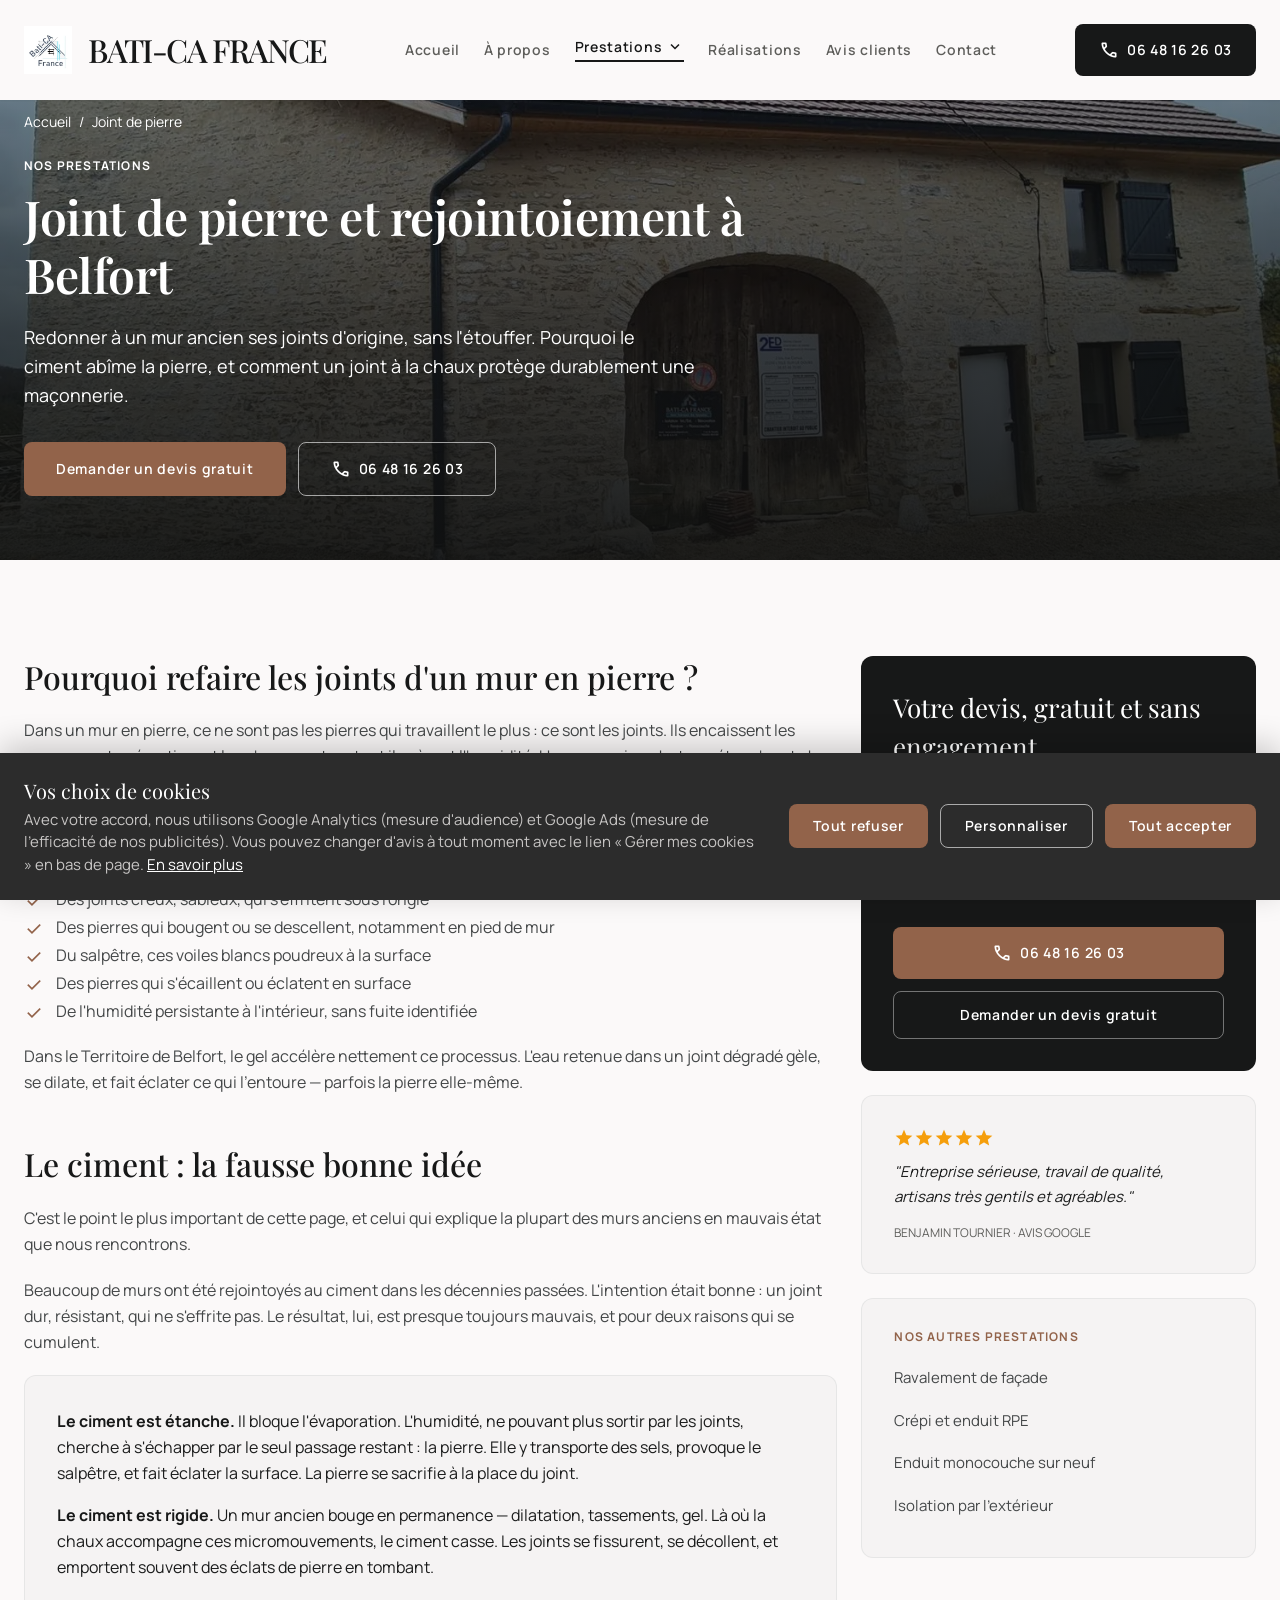
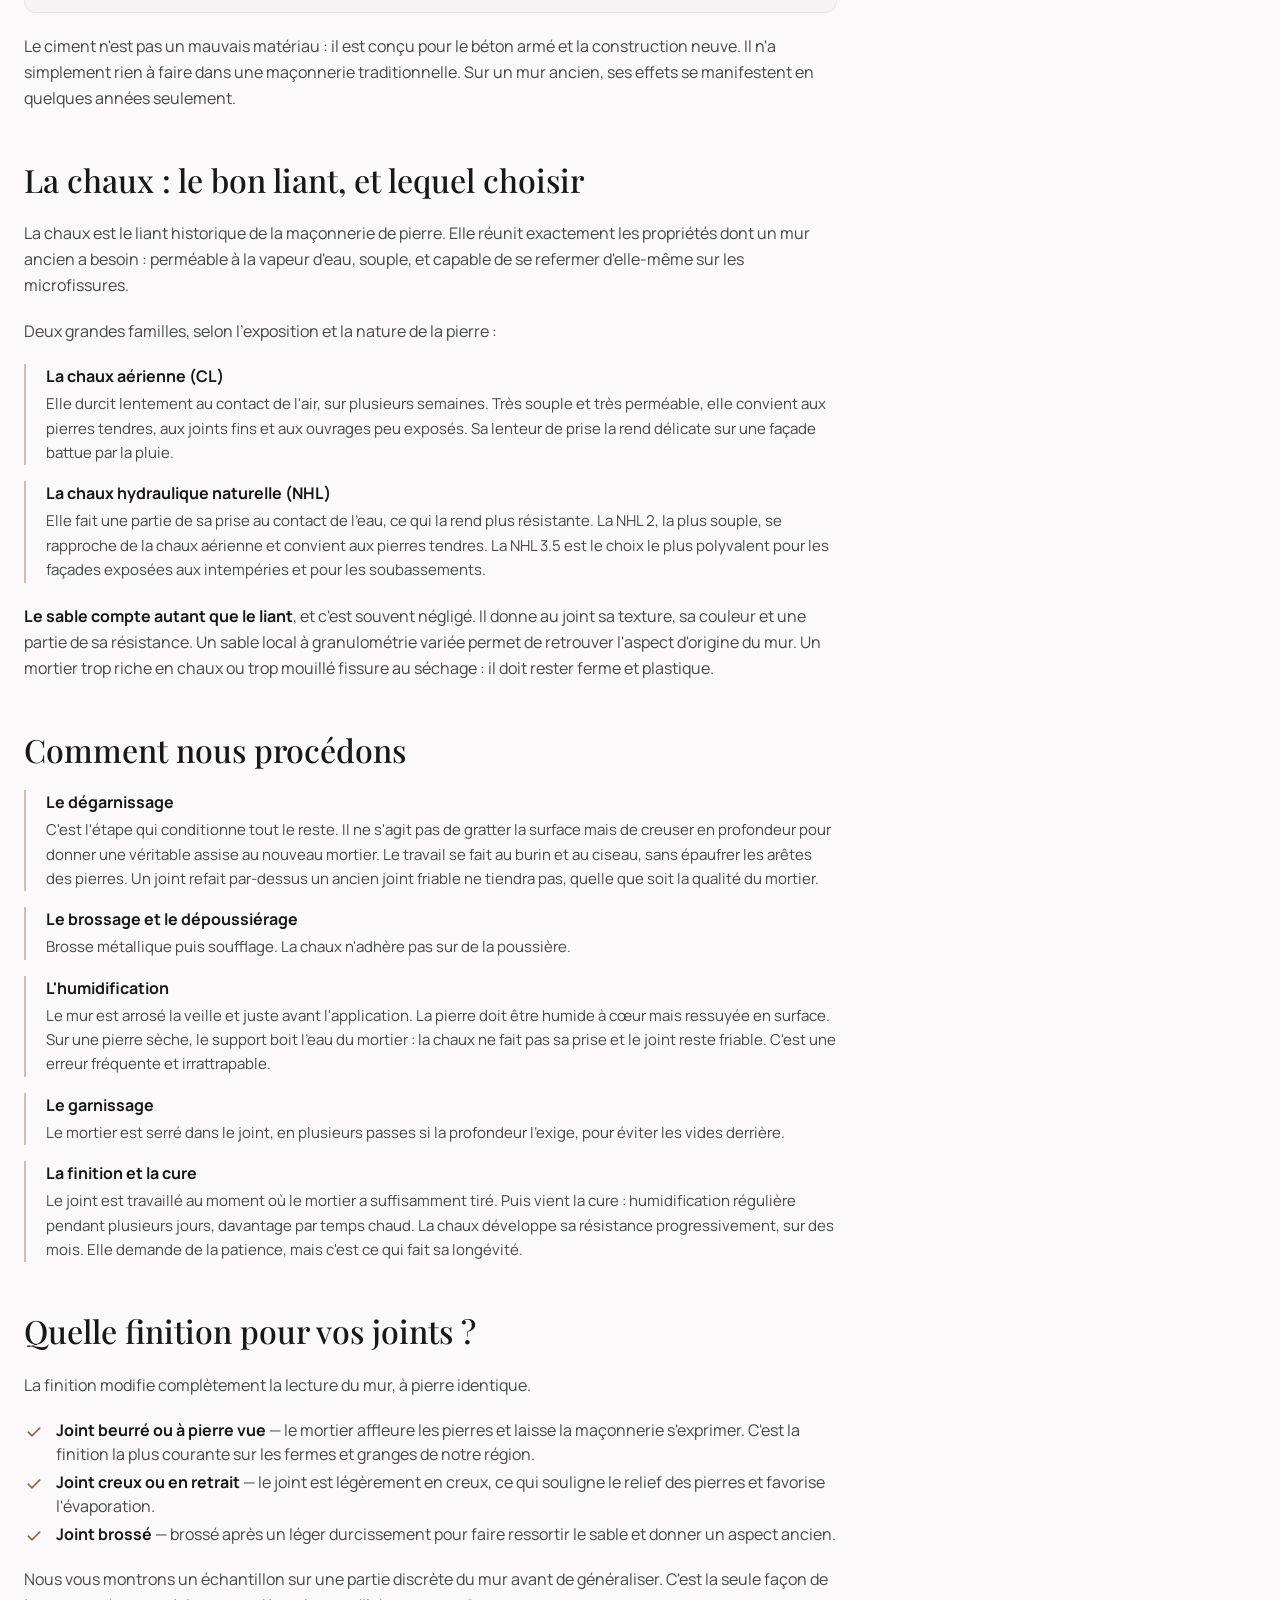
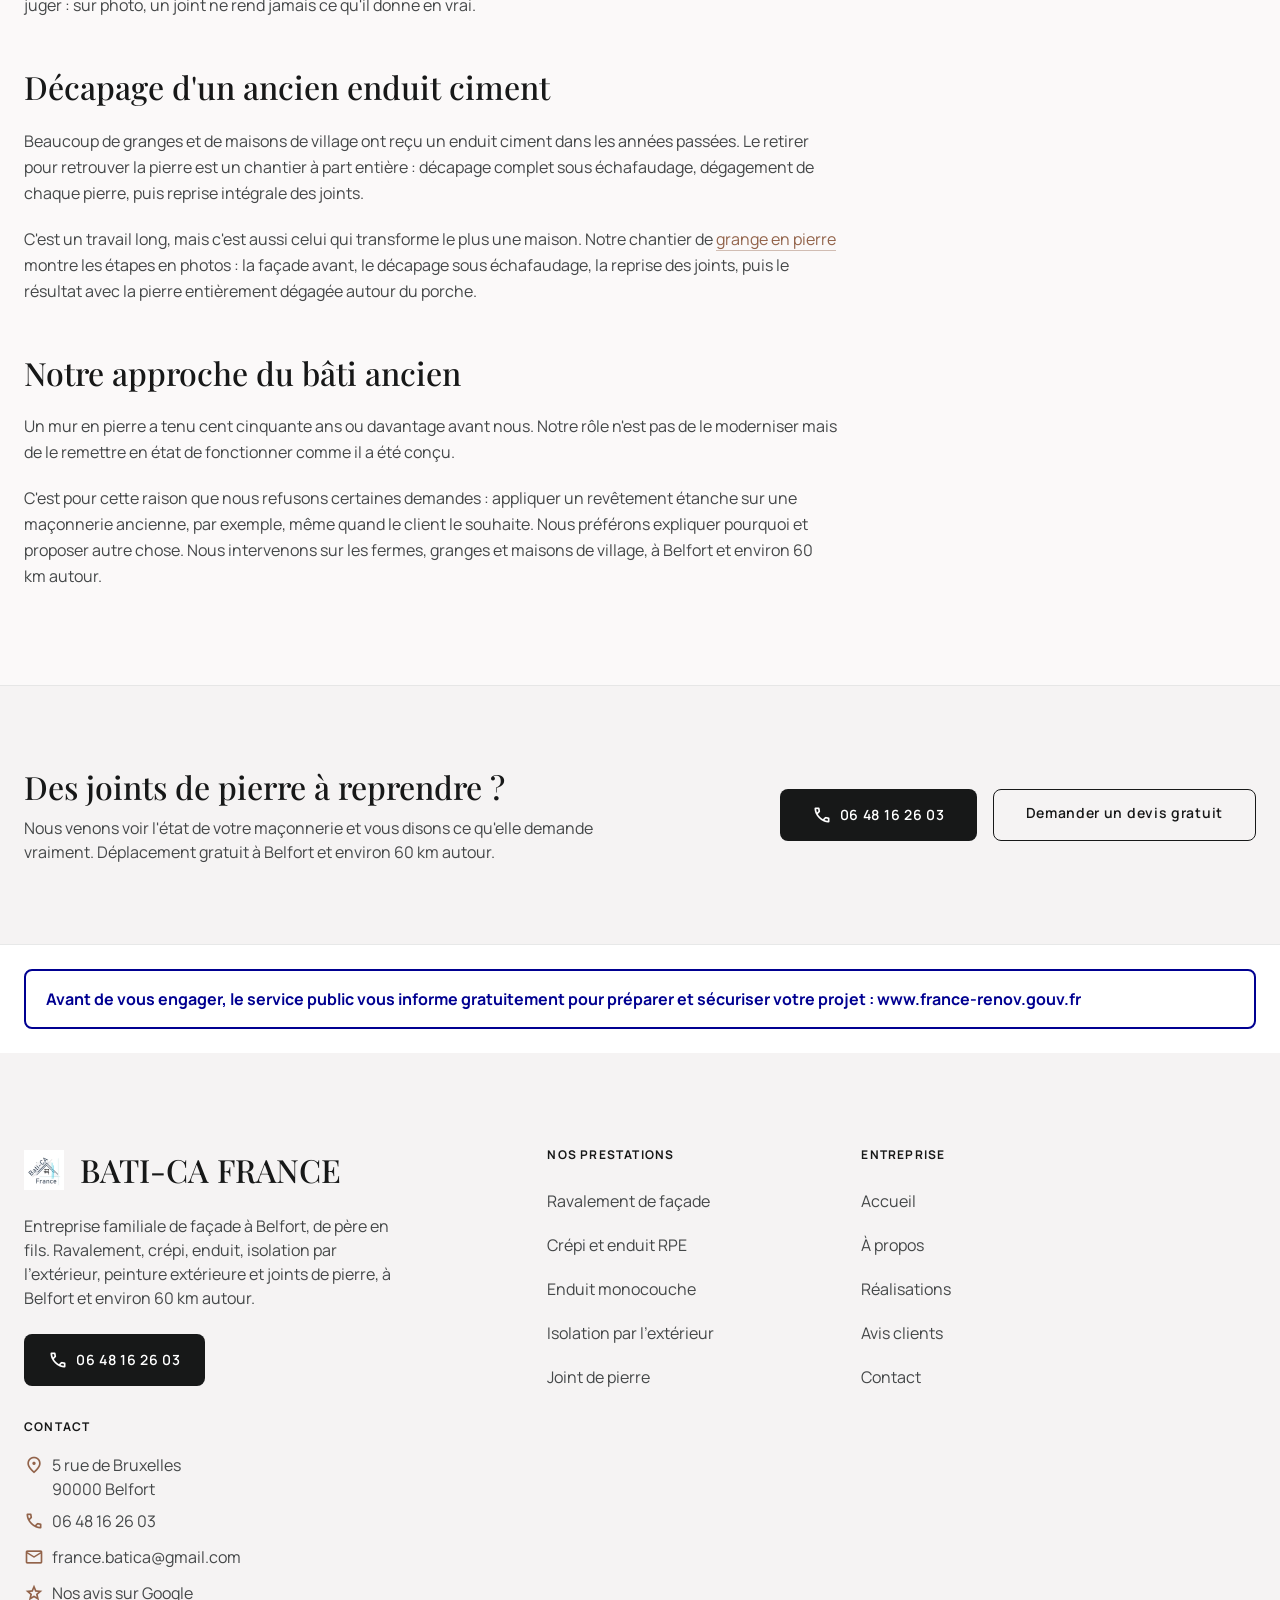
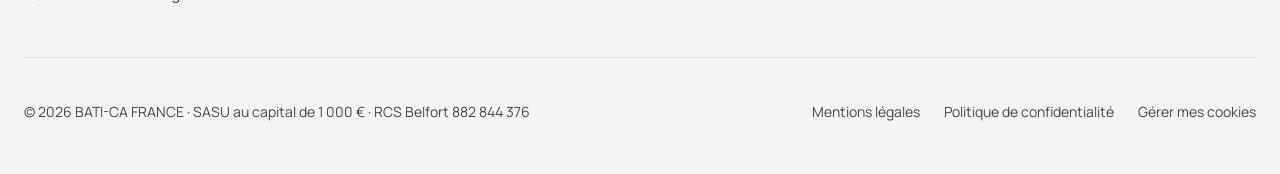
<file: joint-de-pierre.html>
<!DOCTYPE html>
<html lang="fr">
<head>
<meta charset="utf-8"/>
<meta name="viewport" content="width=device-width, initial-scale=1"/>
<title>Joint de pierre à la chaux à Belfort | BATI-CA FRANCE</title>
<meta name="description" content="Rejointoiement de murs en pierre à la chaux à Belfort : dégarnissage, mortier NHL, finitions à pierre vue, décapage d'enduit ciment. Devis gratuit."/>
<link rel="canonical" href="https://baticafrance.fr/joint-de-pierre"/>
<meta property="og:type" content="website"/>
<meta property="og:locale" content="fr_FR"/>
<meta property="og:site_name" content="BATI-CA FRANCE"/>
<meta property="og:title" content="Joint de pierre à la chaux à Belfort | BATI-CA FRANCE"/>
<meta property="og:description" content="Rejointoiement de murs en pierre à la chaux à Belfort : dégarnissage, mortier NHL, finitions à pierre vue, décapage d'enduit ciment. Devis gratuit."/>
<meta property="og:url" content="https://baticafrance.fr/joint-de-pierre"/>
<meta property="og:image" content="https://baticafrance.fr/images/logo-bati-ca-france.jpg"/>
<meta property="og:image:width" content="620"/>
<meta property="og:image:height" content="613"/>
<meta property="og:image:alt" content="Logo BATI-CA FRANCE"/>
<meta name="twitter:card" content="summary"/>
<meta name="twitter:title" content="Joint de pierre à la chaux à Belfort | BATI-CA FRANCE"/>
<meta name="twitter:description" content="Rejointoiement de murs en pierre à la chaux à Belfort : dégarnissage, mortier NHL, finitions à pierre vue, décapage d'enduit ciment. Devis gratuit."/>
<meta name="twitter:image" content="https://baticafrance.fr/images/logo-bati-ca-france.jpg"/>
<meta name="theme-color" content="#fbf9f9"/>
<link rel="preload" href="/fonts/manrope-latin.woff2" as="font" type="font/woff2" crossorigin/>
<link rel="preload" href="/fonts/playfair-display-latin.woff2" as="font" type="font/woff2" crossorigin/>
<link rel="stylesheet" href="/css/site.css?v=2"/>
<link rel="icon" type="image/png" sizes="32x32" href="/favicon-32x32.png"/>
<link rel="icon" type="image/png" sizes="16x16" href="/favicon-16x16.png"/>
<link rel="apple-touch-icon" sizes="180x180" href="/apple-touch-icon.png"/>
<link rel="manifest" href="/site.webmanifest"/>
<script>document.documentElement.className += ' js'; window.baticaSecours = setTimeout(function () { document.documentElement.className = document.documentElement.className.replace(' js', ''); }, 4000);</script>
<script src="/js/site.js?v=2" defer></script>
<script type="application/ld+json">
{
  "@context": "https://schema.org",
  "@type": "Service",
  "name": "Joint de pierre et rejointoiement à la chaux",
  "serviceType": "Joint de pierre et rejointoiement à la chaux",
  "description": "Rejointoiement de murs en pierre à la chaux, décapage d'enduit ciment, finitions à pierre vue.",
  "url": "https://baticafrance.fr/joint-de-pierre",
  "areaServed": "Belfort et environ 60 km autour",
  "provider": { "@type": "HomeAndConstructionBusiness", "@id": "https://baticafrance.fr/#entreprise", "name": "BATI-CA FRANCE", "url": "https://baticafrance.fr/", "telephone": "+33648162603" }
}
</script>
<script type="application/ld+json">
{
  "@context": "https://schema.org",
  "@type": "BreadcrumbList",
  "itemListElement": [
    { "@type": "ListItem", "position": 1, "name": "Accueil", "item": "https://baticafrance.fr/" },
    { "@type": "ListItem", "position": 2, "name": "Joint de pierre", "item": "https://baticafrance.fr/joint-de-pierre" }
  ]
}
</script>
</head>
<body class="bg-background text-on-background font-body-md">
<a href="#contenu" class="sr-only focus:not-sr-only focus:fixed focus:top-2 focus:left-2 focus:z-[200] focus:bg-white focus:text-primary focus:px-4 focus:py-3 focus:rounded-lg focus:shadow-lg">Aller au contenu</a>
<div class="hidden fixed bottom-0 left-0 w-full z-[100] p-4 md:px-gutter md:py-6 bg-primary-container text-on-primary shadow-[0_-8px_30px_rgba(0,0,0,0.2)]" id="cookie-banner" role="region" aria-label="Choix des cookies">
<div class="max-w-container-max mx-auto" id="cookie-simple-view">
<div class="flex flex-col lg:flex-row lg:items-center justify-between gap-4 lg:gap-8">
<div class="flex-1">
<p class="font-headline-md text-lg md:text-xl mb-1 outline-none" id="cookie-title" tabindex="-1">Vos choix de cookies</p>
<p class="font-body-md text-[15px] text-on-primary-container">Avec votre accord, nous utilisons Google Analytics (mesure d'audience) et Google Ads (mesure de l'efficacité de nos publicités). Vous pouvez changer d'avis à tout moment avec le lien « Gérer mes cookies » en bas de page. <a class="underline text-white" href="/confidentialite#cookies">En savoir plus</a></p>
</div>
<div class="flex flex-col sm:flex-row gap-3 shrink-0">
<button type="button" class="font-button text-button bg-bronze text-white px-6 py-3 rounded-lg hover:bg-white hover:text-primary transition-colors min-h-[44px]" data-cookie="refuser">Tout refuser</button>
<button type="button" class="font-button text-button border border-white/60 px-6 py-3 rounded-lg hover:bg-white/10 transition-colors min-h-[44px]" data-cookie="personnaliser">Personnaliser</button>
<button type="button" class="font-button text-button bg-bronze text-white px-6 py-3 rounded-lg hover:bg-white hover:text-primary transition-colors min-h-[44px]" data-cookie="accepter">Tout accepter</button>
</div>
</div>
</div>
<div class="max-w-container-max mx-auto hidden" id="cookie-settings-view">
<p class="font-headline-md text-lg md:text-xl mb-4 outline-none" id="cookie-settings-title" tabindex="-1">Préférences de cookies</p>
<div class="space-y-3 mb-5">
<div class="flex items-center justify-between gap-6 bg-white/10 rounded-lg p-4">
<div>
<p class="font-bold mb-1">Cookies nécessaires</p>
<p class="text-sm text-on-primary-container">Mémorisent votre choix de cookies (6 mois). Toujours actifs.</p>
</div>
<input checked class="w-6 h-6 shrink-0" disabled type="checkbox" aria-label="Cookies nécessaires (toujours actifs)"/>
</div>
<label class="flex items-center justify-between gap-6 bg-white/10 rounded-lg p-4 cursor-pointer" for="cookie-stats">
<span>
<span class="block font-bold mb-1">Mesure d'audience (Google Analytics)</span>
<span class="block text-sm text-on-primary-container">Nous aide à savoir quelles pages sont consultées.</span>
</span>
<input class="w-6 h-6 shrink-0" id="cookie-stats" type="checkbox"/>
</label>
<label class="flex items-center justify-between gap-6 bg-white/10 rounded-lg p-4 cursor-pointer" for="cookie-marketing">
<span>
<span class="block font-bold mb-1">Publicité (Google Ads)</span>
<span class="block text-sm text-on-primary-container">Mesure les appels et demandes de devis venant de nos annonces.</span>
</span>
<input class="w-6 h-6 shrink-0" id="cookie-marketing" type="checkbox"/>
</label>
</div>
<div class="flex flex-col sm:flex-row gap-3">
<button type="button" class="font-button text-button bg-bronze text-white px-6 py-3 rounded-lg hover:bg-white hover:text-primary transition-colors min-h-[44px]" data-cookie="refuser">Tout refuser</button>
<button type="button" class="font-button text-button border border-white/60 px-6 py-3 rounded-lg hover:bg-white/10 transition-colors min-h-[44px]" data-cookie="enregistrer">Enregistrer mes choix</button>
<button type="button" class="font-button text-button bg-bronze text-white px-6 py-3 rounded-lg hover:bg-white hover:text-primary transition-colors min-h-[44px]" data-cookie="accepter">Tout accepter</button>
</div>
</div>
</div>
<header class="sticky top-0 w-full z-50 bg-background/95 backdrop-blur-md shadow-sm">
<div class="flex justify-between items-center w-full max-w-container-max mx-auto px-margin-mobile md:px-gutter py-3 md:py-6">
<a class="flex items-center gap-3 md:gap-4" href="/" aria-label="BATI-CA FRANCE – accueil">
<picture><source type="image/webp" srcset="/images/logo-bati-ca-france-160.webp"/><img alt="" class="h-10 md:h-12 w-auto" src="/images/logo-bati-ca-france.jpg" width="49" height="48"/></picture>
<span class="font-headline-md text-[22px] md:text-headline-md font-bold tracking-tighter text-primary">BATI-CA FRANCE</span>
</a>
<nav class="hidden xl:flex gap-6 items-center whitespace-nowrap" aria-label="Menu principal">
<a class="nav-link font-button text-button text-secondary hover:text-primary transition-colors" href="/">Accueil</a>
<a class="nav-link font-button text-button text-secondary hover:text-primary transition-colors" href="/#propos">À propos</a>
<div class="relative dropdown" data-dropdown>
<button type="button" class="nav-link font-button text-button text-primary border-b-2 border-primary pb-1 flex items-center gap-1" aria-expanded="false" aria-controls="menu-prestations" data-dropdown-toggle>Prestations <span class="material-symbols-outlined text-[18px]" aria-hidden="true">expand_more</span></button>
<div class="dropdown-panel absolute left-1/2 -translate-x-1/2 top-full pt-5 z-50" id="menu-prestations">
<ul class="bg-white rounded-xl shadow-[0px_16px_40px_rgba(0,0,0,0.12)] border border-outline-variant/30 py-3 w-[280px]">
<li><a class="block px-6 py-3 font-body-md text-[15px] text-on-surface-variant hover:bg-surface-container hover:text-primary transition-colors" href="/ravalement-facade">Ravalement de façade</a></li>
<li><a class="block px-6 py-3 font-body-md text-[15px] text-on-surface-variant hover:bg-surface-container hover:text-primary transition-colors" href="/crepi-enduit-rpe">Crépi et enduit RPE</a></li>
<li><a class="block px-6 py-3 font-body-md text-[15px] text-on-surface-variant hover:bg-surface-container hover:text-primary transition-colors" href="/enduit-monocouche">Enduit monocouche</a></li>
<li><a class="block px-6 py-3 font-body-md text-[15px] text-on-surface-variant hover:bg-surface-container hover:text-primary transition-colors" href="/isolation-exterieure">Isolation par l'extérieur</a></li>
<li><a class="block px-6 py-3 font-body-md text-[15px] text-primary font-bold bg-surface-container/60" href="/joint-de-pierre" aria-current="page">Joint de pierre</a></li>
</ul>
</div>
</div>
<a class="nav-link font-button text-button text-secondary hover:text-primary transition-colors" href="/realisations">Réalisations</a>
<a class="nav-link font-button text-button text-secondary hover:text-primary transition-colors" href="/#temoignages">Avis clients</a>
<a class="nav-link font-button text-button text-secondary hover:text-primary transition-colors" href="/#contact">Contact</a>
</nav>
<a class="hidden xl:flex items-center gap-2 whitespace-nowrap bg-primary text-on-primary px-6 py-4 rounded-lg font-button text-button hover:bg-bronze transition-all duration-300 transform hover:-translate-y-1" href="tel:+33648162603" aria-label="Appeler BATI-CA FRANCE au 06 48 16 26 03">
<span class="material-symbols-outlined text-[20px]" aria-hidden="true">call</span>06 48 16 26 03
</a>
<div class="flex items-center gap-2 xl:hidden">
<a class="flex items-center justify-center w-11 h-11 rounded-lg bg-primary text-on-primary" href="tel:+33648162603" aria-label="Appeler BATI-CA FRANCE au 06 48 16 26 03"><span class="material-symbols-outlined" aria-hidden="true">call</span></a>
<button type="button" class="flex items-center justify-center w-11 h-11 text-primary" id="mobile-menu-toggle" aria-controls="mobile-menu" aria-expanded="false" aria-label="Ouvrir le menu">
<span class="material-symbols-outlined" id="mobile-menu-icon" aria-hidden="true">menu</span>
</button>
</div>
</div>
<nav class="xl:hidden flex-col gap-1 px-margin-mobile pb-6 bg-background border-t border-outline-variant/30 max-h-[calc(100vh-72px)] overflow-y-auto" id="mobile-menu" aria-label="Menu mobile">
<a class="font-button text-button text-secondary py-3 min-h-[44px] flex items-center" href="/">Accueil</a>
<a class="font-button text-button text-secondary py-3 min-h-[44px] flex items-center" href="/#propos">À propos</a>
<p class="font-label-caps text-label-caps text-bronze pt-4 pb-1">NOS PRESTATIONS</p>
<a class="font-body-md text-[15px] text-secondary py-2 pl-3 min-h-[44px] flex items-center" href="/ravalement-facade">Ravalement de façade</a>
<a class="font-body-md text-[15px] text-secondary py-2 pl-3 min-h-[44px] flex items-center" href="/crepi-enduit-rpe">Crépi et enduit RPE</a>
<a class="font-body-md text-[15px] text-secondary py-2 pl-3 min-h-[44px] flex items-center" href="/enduit-monocouche">Enduit monocouche</a>
<a class="font-body-md text-[15px] text-secondary py-2 pl-3 min-h-[44px] flex items-center" href="/isolation-exterieure">Isolation par l'extérieur</a>
<a class="font-body-md text-[15px] text-primary font-bold py-2 pl-3 min-h-[44px] flex items-center" href="/joint-de-pierre" aria-current="page">Joint de pierre</a>
<a class="font-button text-button text-secondary py-3 mt-2 min-h-[44px] flex items-center" href="/realisations">Réalisations</a>
<a class="font-button text-button text-secondary py-3 min-h-[44px] flex items-center" href="/#temoignages">Avis clients</a>
<a class="font-button text-button text-secondary py-3 min-h-[44px] flex items-center" href="/#contact">Contact</a>
<a class="flex items-center justify-center gap-2 bg-primary text-on-primary px-6 py-4 rounded-lg font-button text-button text-center mt-2" href="tel:+33648162603"><span class="material-symbols-outlined text-[20px]" aria-hidden="true">call</span>Appeler le 06 48 16 26 03</a>
</nav>
</header>
<main id="contenu">

<section class="relative w-full overflow-hidden" style="min-height: 46vh;">
<picture class="contents"><source type="image/webp" srcset="/images/realisations/k-grange-pierre-apres-800.webp 800w, /images/realisations/k-grange-pierre-apres.webp 1500w" sizes="100vw"/><img class="absolute inset-0 w-full h-full object-cover" style="object-position: center 50%;" alt="Grange en pierre après décapage et reprise complète des joints par BATI-CA FRANCE" fetchpriority="high" src="/images/realisations/k-grange-pierre-apres.jpg" width="1500" height="844"/></picture>
<div class="absolute inset-0" style="background: linear-gradient(to top, rgba(15,16,16,0.92) 0%, rgba(15,16,16,0.78) 50%, rgba(15,16,16,0.5) 100%);"></div>
<div class="relative z-10 flex items-end w-full" style="min-height: 46vh;">
<div class="w-full max-w-container-max mx-auto px-margin-mobile md:px-gutter pb-14 md:pb-16">
<nav aria-label="Fil d'Ariane" class="mb-4"><ol class="flex flex-wrap items-center gap-2 text-sm text-white"><li><a class="inline-flex items-center min-h-[44px] underline-offset-4 hover:underline" href="/">Accueil</a></li><li aria-hidden="true">/</li><li aria-current="page">Joint de pierre</li></ol></nav>
<span class="font-label-caps text-label-caps text-white uppercase tracking-widest mb-4 block">Nos prestations</span>
<h1 class="font-headline-lg text-headline-lg-mobile md:text-headline-lg text-white mb-5 max-w-3xl">Joint de pierre et rejointoiement à Belfort</h1>
<p class="font-body-lg text-body-lg text-white max-w-2xl">Redonner à un mur ancien ses joints d'origine, sans l'étouffer. Pourquoi le ciment abîme la pierre, et comment un joint à la chaux protège durablement une maçonnerie.</p>
<div class="flex flex-col sm:flex-row gap-3 mt-8"><a class="flex items-center justify-center gap-2 bg-bronze text-white px-8 py-4 rounded-lg font-button text-button hover:bg-white hover:text-primary transition-colors" href="/#contact">Demander un devis gratuit</a><a class="flex items-center justify-center gap-2 border border-white/60 text-white px-8 py-4 rounded-lg font-button text-button hover:bg-white/10 transition-colors" href="tel:+33648162603"><span class="material-symbols-outlined text-[20px]" aria-hidden="true">call</span>06 48 16 26 03</a></div>
</div>
</div>
</section>

<section class="py-section-padding-mobile md:py-24 bg-background">
<div class="max-w-container-max mx-auto px-margin-mobile md:px-gutter">
<div class="grid grid-cols-1 lg:grid-cols-12 gap-gutter">
<article class="lg:col-span-8 space-y-12">

<div class="space-y-5">
<h2 class="font-headline-md text-headline-md text-primary">Pourquoi refaire les joints d'un mur en pierre ?</h2>
<p class="font-body-md text-on-surface-variant leading-relaxed">Dans un mur en pierre, ce ne sont pas les pierres qui travaillent le plus : ce sont les joints. Ils encaissent les mouvements, répartissent les charges, et surtout ils gèrent l'humidité. Un mur ancien n'est pas étanche et n'a jamais eu vocation à l'être. Il absorbe l'eau, la transfère, puis l'évacue sous forme de vapeur. Les joints sont le chemin de cette évaporation.</p>
<p class="font-body-md text-on-surface-variant leading-relaxed">Quand ils se dégradent, l'eau stagne au lieu de circuler. Les signes sont reconnaissables :</p>
<ul class="space-y-1 font-body-md text-on-surface-variant">
<li class="flex gap-3"><span class="material-symbols-outlined text-bronze text-[20px] shrink-0 mt-1" aria-hidden="true">check</span><span>Des joints creux, sableux, qui s'effritent sous l'ongle</span></li>
<li class="flex gap-3"><span class="material-symbols-outlined text-bronze text-[20px] shrink-0 mt-1" aria-hidden="true">check</span><span>Des pierres qui bougent ou se descellent, notamment en pied de mur</span></li>
<li class="flex gap-3"><span class="material-symbols-outlined text-bronze text-[20px] shrink-0 mt-1" aria-hidden="true">check</span><span>Du salpêtre, ces voiles blancs poudreux à la surface</span></li>
<li class="flex gap-3"><span class="material-symbols-outlined text-bronze text-[20px] shrink-0 mt-1" aria-hidden="true">check</span><span>Des pierres qui s'écaillent ou éclatent en surface</span></li>
<li class="flex gap-3"><span class="material-symbols-outlined text-bronze text-[20px] shrink-0 mt-1" aria-hidden="true">check</span><span>De l'humidité persistante à l'intérieur, sans fuite identifiée</span></li>
</ul>
<p class="font-body-md text-on-surface-variant leading-relaxed">Dans le Territoire de Belfort, le gel accélère nettement ce processus. L'eau retenue dans un joint dégradé gèle, se dilate, et fait éclater ce qui l'entoure — parfois la pierre elle-même.</p>
</div>

<div class="space-y-5">
<h2 class="font-headline-md text-headline-md text-primary">Le ciment : la fausse bonne idée</h2>
<p class="font-body-md text-on-surface-variant leading-relaxed">C'est le point le plus important de cette page, et celui qui explique la plupart des murs anciens en mauvais état que nous rencontrons.</p>
<p class="font-body-md text-on-surface-variant leading-relaxed">Beaucoup de murs ont été rejointoyés au ciment dans les décennies passées. L'intention était bonne : un joint dur, résistant, qui ne s'effrite pas. Le résultat, lui, est presque toujours mauvais, et pour deux raisons qui se cumulent.</p>
<div class="bg-surface-container-low rounded-xl p-6 md:p-8 border border-outline-variant/30 space-y-4">
<p class="font-body-md text-on-surface leading-relaxed"><strong class="text-primary">Le ciment est étanche.</strong> Il bloque l'évaporation. L'humidité, ne pouvant plus sortir par les joints, cherche à s'échapper par le seul passage restant : la pierre. Elle y transporte des sels, provoque le salpêtre, et fait éclater la surface. La pierre se sacrifie à la place du joint.</p>
<p class="font-body-md text-on-surface leading-relaxed"><strong class="text-primary">Le ciment est rigide.</strong> Un mur ancien bouge en permanence — dilatation, tassements, gel. Là où la chaux accompagne ces micromouvements, le ciment casse. Les joints se fissurent, se décollent, et emportent souvent des éclats de pierre en tombant.</p>
</div>
<p class="font-body-md text-on-surface-variant leading-relaxed">Le ciment n'est pas un mauvais matériau : il est conçu pour le béton armé et la construction neuve. Il n'a simplement rien à faire dans une maçonnerie traditionnelle. Sur un mur ancien, ses effets se manifestent en quelques années seulement.</p>
</div>

<div class="space-y-5">
<h2 class="font-headline-md text-headline-md text-primary">La chaux : le bon liant, et lequel choisir</h2>
<p class="font-body-md text-on-surface-variant leading-relaxed">La chaux est le liant historique de la maçonnerie de pierre. Elle réunit exactement les propriétés dont un mur ancien a besoin : perméable à la vapeur d'eau, souple, et capable de se refermer d'elle-même sur les microfissures.</p>
<p class="font-body-md text-on-surface-variant leading-relaxed">Deux grandes familles, selon l'exposition et la nature de la pierre :</p>
<div class="space-y-4">
<div class="border-l-2 border-bronze/40 pl-5"><h3 class="font-bold text-primary mb-1">La chaux aérienne (CL)</h3><p class="font-body-md text-on-surface-variant text-[15px] leading-relaxed">Elle durcit lentement au contact de l'air, sur plusieurs semaines. Très souple et très perméable, elle convient aux pierres tendres, aux joints fins et aux ouvrages peu exposés. Sa lenteur de prise la rend délicate sur une façade battue par la pluie.</p></div>
<div class="border-l-2 border-bronze/40 pl-5"><h3 class="font-bold text-primary mb-1">La chaux hydraulique naturelle (NHL)</h3><p class="font-body-md text-on-surface-variant text-[15px] leading-relaxed">Elle fait une partie de sa prise au contact de l'eau, ce qui la rend plus résistante. La NHL 2, la plus souple, se rapproche de la chaux aérienne et convient aux pierres tendres. La NHL 3.5 est le choix le plus polyvalent pour les façades exposées aux intempéries et pour les soubassements.</p></div>
</div>
<p class="font-body-md text-on-surface-variant leading-relaxed"><strong class="text-primary">Le sable compte autant que le liant</strong>, et c'est souvent négligé. Il donne au joint sa texture, sa couleur et une partie de sa résistance. Un sable local à granulométrie variée permet de retrouver l'aspect d'origine du mur. Un mortier trop riche en chaux ou trop mouillé fissure au séchage : il doit rester ferme et plastique.</p>
</div>

<div class="space-y-5">
<h2 class="font-headline-md text-headline-md text-primary">Comment nous procédons</h2>
<div class="space-y-4">
<div class="border-l-2 border-bronze/40 pl-5"><h3 class="font-bold text-primary mb-1">Le dégarnissage</h3><p class="font-body-md text-on-surface-variant text-[15px] leading-relaxed">C'est l'étape qui conditionne tout le reste. Il ne s'agit pas de gratter la surface mais de creuser en profondeur pour donner une véritable assise au nouveau mortier. Le travail se fait au burin et au ciseau, sans épaufrer les arêtes des pierres. Un joint refait par-dessus un ancien joint friable ne tiendra pas, quelle que soit la qualité du mortier.</p></div>
<div class="border-l-2 border-bronze/40 pl-5"><h3 class="font-bold text-primary mb-1">Le brossage et le dépoussiérage</h3><p class="font-body-md text-on-surface-variant text-[15px] leading-relaxed">Brosse métallique puis soufflage. La chaux n'adhère pas sur de la poussière.</p></div>
<div class="border-l-2 border-bronze/40 pl-5"><h3 class="font-bold text-primary mb-1">L'humidification</h3><p class="font-body-md text-on-surface-variant text-[15px] leading-relaxed">Le mur est arrosé la veille et juste avant l'application. La pierre doit être humide à cœur mais ressuyée en surface. Sur une pierre sèche, le support boit l'eau du mortier : la chaux ne fait pas sa prise et le joint reste friable. C'est une erreur fréquente et irrattrapable.</p></div>
<div class="border-l-2 border-bronze/40 pl-5"><h3 class="font-bold text-primary mb-1">Le garnissage</h3><p class="font-body-md text-on-surface-variant text-[15px] leading-relaxed">Le mortier est serré dans le joint, en plusieurs passes si la profondeur l'exige, pour éviter les vides derrière.</p></div>
<div class="border-l-2 border-bronze/40 pl-5"><h3 class="font-bold text-primary mb-1">La finition et la cure</h3><p class="font-body-md text-on-surface-variant text-[15px] leading-relaxed">Le joint est travaillé au moment où le mortier a suffisamment tiré. Puis vient la cure : humidification régulière pendant plusieurs jours, davantage par temps chaud. La chaux développe sa résistance progressivement, sur des mois. Elle demande de la patience, mais c'est ce qui fait sa longévité.</p></div>
</div>
</div>

<div class="space-y-5">
<h2 class="font-headline-md text-headline-md text-primary">Quelle finition pour vos joints ?</h2>
<p class="font-body-md text-on-surface-variant leading-relaxed">La finition modifie complètement la lecture du mur, à pierre identique.</p>
<ul class="space-y-1 font-body-md text-on-surface-variant">
<li class="flex gap-3"><span class="material-symbols-outlined text-bronze text-[20px] shrink-0 mt-1" aria-hidden="true">check</span><span><strong class="text-primary">Joint beurré ou à pierre vue</strong> — le mortier affleure les pierres et laisse la maçonnerie s'exprimer. C'est la finition la plus courante sur les fermes et granges de notre région.</span></li>
<li class="flex gap-3"><span class="material-symbols-outlined text-bronze text-[20px] shrink-0 mt-1" aria-hidden="true">check</span><span><strong class="text-primary">Joint creux ou en retrait</strong> — le joint est légèrement en creux, ce qui souligne le relief des pierres et favorise l'évaporation.</span></li>
<li class="flex gap-3"><span class="material-symbols-outlined text-bronze text-[20px] shrink-0 mt-1" aria-hidden="true">check</span><span><strong class="text-primary">Joint brossé</strong> — brossé après un léger durcissement pour faire ressortir le sable et donner un aspect ancien.</span></li>
</ul>
<p class="font-body-md text-on-surface-variant leading-relaxed">Nous vous montrons un échantillon sur une partie discrète du mur avant de généraliser. C'est la seule façon de juger : sur photo, un joint ne rend jamais ce qu'il donne en vrai.</p>
</div>

<div class="space-y-5">
<h2 class="font-headline-md text-headline-md text-primary">Décapage d'un ancien enduit ciment</h2>
<p class="font-body-md text-on-surface-variant leading-relaxed">Beaucoup de granges et de maisons de village ont reçu un enduit ciment dans les années passées. Le retirer pour retrouver la pierre est un chantier à part entière : décapage complet sous échafaudage, dégagement de chaque pierre, puis reprise intégrale des joints.</p>
<p class="font-body-md text-on-surface-variant leading-relaxed">C'est un travail long, mais c'est aussi celui qui transforme le plus une maison. Notre chantier de <a class="text-bronze border-b border-bronze/40 hover:border-bronze transition-colors" href="/realisations">grange en pierre</a> montre les étapes en photos : la façade avant, le décapage sous échafaudage, la reprise des joints, puis le résultat avec la pierre entièrement dégagée autour du porche.</p>
</div>

<div class="space-y-5">
<h2 class="font-headline-md text-headline-md text-primary">Notre approche du bâti ancien</h2>
<p class="font-body-md text-on-surface-variant leading-relaxed">Un mur en pierre a tenu cent cinquante ans ou davantage avant nous. Notre rôle n'est pas de le moderniser mais de le remettre en état de fonctionner comme il a été conçu.</p>
<p class="font-body-md text-on-surface-variant leading-relaxed">C'est pour cette raison que nous refusons certaines demandes : appliquer un revêtement étanche sur une maçonnerie ancienne, par exemple, même quand le client le souhaite. Nous préférons expliquer pourquoi et proposer autre chose. Nous intervenons sur les fermes, granges et maisons de village, à Belfort et environ 60 km autour.</p>
</div>
</article>

<aside class="lg:col-span-4">
<div class="lg:sticky lg:top-32 space-y-6">
<div class="bg-primary text-on-primary rounded-xl p-8">
<h2 class="font-headline-md text-[26px] mb-4">Votre devis, gratuit et sans engagement</h2>
<p class="font-body-md text-on-primary-container text-[15px] leading-relaxed mb-6">Nous nous déplaçons chez vous pour examiner le support et relever les mesures. Vous recevez ensuite un devis détaillé, adapté à votre situation réelle. Aucun engagement de votre part.</p>
<a class="flex items-center justify-center gap-2 bg-bronze text-white px-6 py-4 rounded-lg font-button text-button hover:bg-white hover:text-primary transition-all mb-3" href="tel:+33648162603">
<span class="material-symbols-outlined text-[20px]" aria-hidden="true">call</span>06 48 16 26 03
</a>
<a class="block text-center border border-white/40 px-6 py-4 rounded-lg font-button text-button hover:bg-white/10 transition-colors" href="/#contact">Demander un devis gratuit</a>
</div>
<div class="bg-surface-container-low rounded-xl p-8 border border-outline-variant/30">
<div class="flex text-amber-500 mb-3" role="img" aria-label="Note : 5 étoiles sur 5">
<span class="material-symbols-outlined icon-fill text-[20px]" aria-hidden="true">star</span>
<span class="material-symbols-outlined icon-fill text-[20px]" aria-hidden="true">star</span>
<span class="material-symbols-outlined icon-fill text-[20px]" aria-hidden="true">star</span>
<span class="material-symbols-outlined icon-fill text-[20px]" aria-hidden="true">star</span>
<span class="material-symbols-outlined icon-fill text-[20px]" aria-hidden="true">star</span>
</div>
<p class="font-body-md italic text-on-surface text-[15px] leading-relaxed mb-4">"Entreprise sérieuse, travail de qualité, artisans très gentils et agréables."</p>
<p class="text-xs text-secondary font-label-caps">BENJAMIN TOURNIER · AVIS GOOGLE</p>
</div>
<div class="bg-surface-container-low rounded-xl p-8 border border-outline-variant/30">
<p class="font-label-caps text-label-caps text-bronze mb-4">NOS AUTRES PRESTATIONS</p>
<ul class="space-y-1 font-body-md text-[15px] text-on-surface-variant">
<li><a class="inline-block py-2 hover:text-primary transition-colors" href="/ravalement-facade">Ravalement de façade</a></li>
<li><a class="inline-block py-2 hover:text-primary transition-colors" href="/crepi-enduit-rpe">Crépi et enduit RPE</a></li>
<li><a class="inline-block py-2 hover:text-primary transition-colors" href="/enduit-monocouche">Enduit monocouche sur neuf</a></li>
<li><a class="inline-block py-2 hover:text-primary transition-colors" href="/isolation-exterieure">Isolation par l'extérieur</a></li>
</ul>
</div>
</div>
</aside>

</div>
</div>
</section>

<section class="py-16 md:py-20 bg-surface-container-low border-t border-outline-variant/30">
<div class="max-w-container-max mx-auto px-margin-mobile md:px-gutter flex flex-col md:flex-row items-center justify-between gap-8">
<div class="max-w-xl">
<h2 class="font-headline-md text-headline-md text-primary mb-2">Des joints de pierre à reprendre ?</h2>
<p class="font-body-md text-on-surface-variant">Nous venons voir l'état de votre maçonnerie et vous disons ce qu'elle demande vraiment. Déplacement gratuit à Belfort et environ 60 km autour.</p>
</div>
<div class="flex flex-col sm:flex-row gap-4 shrink-0">
<a class="flex items-center justify-center gap-2 bg-primary text-white px-8 py-4 rounded-lg font-button text-button hover:bg-bronze transition-colors" href="tel:+33648162603">
<span class="material-symbols-outlined text-[20px]" aria-hidden="true">call</span>06 48 16 26 03
</a>
<a class="text-center border border-primary text-primary px-8 py-4 rounded-lg font-button text-button hover:bg-primary hover:text-white transition-colors" href="/#contact">Demander un devis gratuit</a>
</div>
</div>
</section>
</main>
<aside class="bg-white border-t border-outline-variant/40" aria-label="Information du service public France Rénov'">
<div class="max-w-container-max mx-auto px-margin-mobile md:px-gutter py-6">
<a class="block border-2 border-[#000091] rounded-lg px-5 py-4 text-[#000091] font-bold text-[15px] md:text-base leading-snug hover:bg-[#f5f5fe] transition-colors" href="https://france-renov.gouv.fr/servicepublic" target="_blank" rel="noopener">Avant de vous engager, le service public vous informe gratuitement pour préparer et sécuriser votre projet : www.france-renov.gouv.fr<span class="sr-only"> (nouvel onglet)</span></a>
</div>
</aside>
<footer class="bg-surface-container-low pt-section-padding-mobile md:pt-24 pb-10">
<div class="max-w-container-max mx-auto px-margin-mobile md:px-gutter">
<div class="grid grid-cols-1 md:grid-cols-12 gap-10 md:gap-gutter border-b border-outline-variant/40 pb-12 mb-8">
<div class="md:col-span-4">
<a class="flex items-center gap-4 mb-6" href="/" aria-label="BATI-CA FRANCE – accueil">
<picture><source type="image/webp" srcset="/images/logo-bati-ca-france-160.webp"/><img alt="" class="h-10 w-auto" loading="lazy" src="/images/logo-bati-ca-france.jpg" width="40" height="40"/></picture>
<span class="font-headline-md text-[24px] md:text-headline-md font-bold text-primary">BATI-CA FRANCE</span>
</a>
<p class="text-on-surface-variant font-body-md max-w-sm mb-6">Entreprise familiale de façade à Belfort, de père en fils. Ravalement, crépi, enduit, isolation par l'extérieur, peinture extérieure et joints de pierre, à Belfort et environ 60 km autour.</p>
<a class="inline-flex items-center gap-2 bg-primary text-on-primary px-6 py-4 rounded-lg font-button text-button hover:bg-bronze transition-colors" href="tel:+33648162603"><span class="material-symbols-outlined text-[20px]" aria-hidden="true">call</span>06 48 16 26 03</a>
</div>
<div class="md:col-span-3 md:col-start-6">
<h2 class="font-label-caps text-label-caps text-primary mb-5">NOS PRESTATIONS</h2>
<ul class="space-y-1 font-body-md text-on-surface-variant">
<li><a class="inline-block py-2 hover:text-primary transition-colors" href="/ravalement-facade">Ravalement de façade</a></li>
<li><a class="inline-block py-2 hover:text-primary transition-colors" href="/crepi-enduit-rpe">Crépi et enduit RPE</a></li>
<li><a class="inline-block py-2 hover:text-primary transition-colors" href="/enduit-monocouche">Enduit monocouche</a></li>
<li><a class="inline-block py-2 hover:text-primary transition-colors" href="/isolation-exterieure">Isolation par l'extérieur</a></li>
<li><a class="inline-block py-2 hover:text-primary transition-colors" href="/joint-de-pierre">Joint de pierre</a></li>
</ul>
</div>
<div class="md:col-span-2">
<h2 class="font-label-caps text-label-caps text-primary mb-5">ENTREPRISE</h2>
<ul class="space-y-1 font-body-md text-on-surface-variant">
<li><a class="inline-block py-2 hover:text-primary transition-colors" href="/">Accueil</a></li>
<li><a class="inline-block py-2 hover:text-primary transition-colors" href="/#propos">À propos</a></li>
<li><a class="inline-block py-2 hover:text-primary transition-colors" href="/realisations">Réalisations</a></li>
<li><a class="inline-block py-2 hover:text-primary transition-colors" href="/#temoignages">Avis clients</a></li>
<li><a class="inline-block py-2 hover:text-primary transition-colors" href="/#contact">Contact</a></li>
</ul>
</div>
<div class="md:col-span-3">
<h2 class="font-label-caps text-label-caps text-primary mb-5">CONTACT</h2>
<ul class="space-y-1 font-body-md text-on-surface-variant">
<li class="flex items-start gap-2"><span class="material-symbols-outlined text-[20px] text-bronze mt-0.5" aria-hidden="true">location_on</span><span>5 rue de Bruxelles<br/>90000 Belfort</span></li>
<li class="flex items-center gap-2"><span class="material-symbols-outlined text-[20px] text-bronze" aria-hidden="true">phone</span><a class="hover:text-primary transition-colors py-1" href="tel:+33648162603">06 48 16 26 03</a></li>
<li class="flex items-center gap-2"><span class="material-symbols-outlined text-[20px] text-bronze" aria-hidden="true">mail</span><a class="hover:text-primary transition-colors py-1 break-all" href="mailto:france.batica@gmail.com">france.batica@gmail.com</a></li>
<li class="flex items-center gap-2"><span class="material-symbols-outlined text-[20px] text-bronze" aria-hidden="true">star</span><a class="hover:text-primary transition-colors py-1" href="https://share.google/lSIS2s6g5fnpIzuVx" rel="noopener" target="_blank">Nos avis sur Google<span class="sr-only"> (nouvel onglet)</span></a></li>
</ul>
</div>
</div>
<div class="flex flex-col md:flex-row justify-between md:items-center gap-4 text-sm text-on-surface-variant">
<p>© 2026 BATI-CA FRANCE · SASU au capital de 1 000 € · RCS Belfort 882 844 376</p>
<ul class="flex flex-wrap gap-x-6 gap-y-2">
<li><a class="hover:text-primary transition-colors py-3 inline-block" href="/mentions-legales">Mentions légales</a></li>
<li><a class="hover:text-primary transition-colors py-3 inline-block" href="/confidentialite">Politique de confidentialité</a></li>
<li><a class="hover:text-primary transition-colors py-3 inline-block" href="/confidentialite#cookies" data-cookie-manage>Gérer mes cookies</a></li>
</ul>
</div>
</div>
</footer>

</body>
</html>
</file>
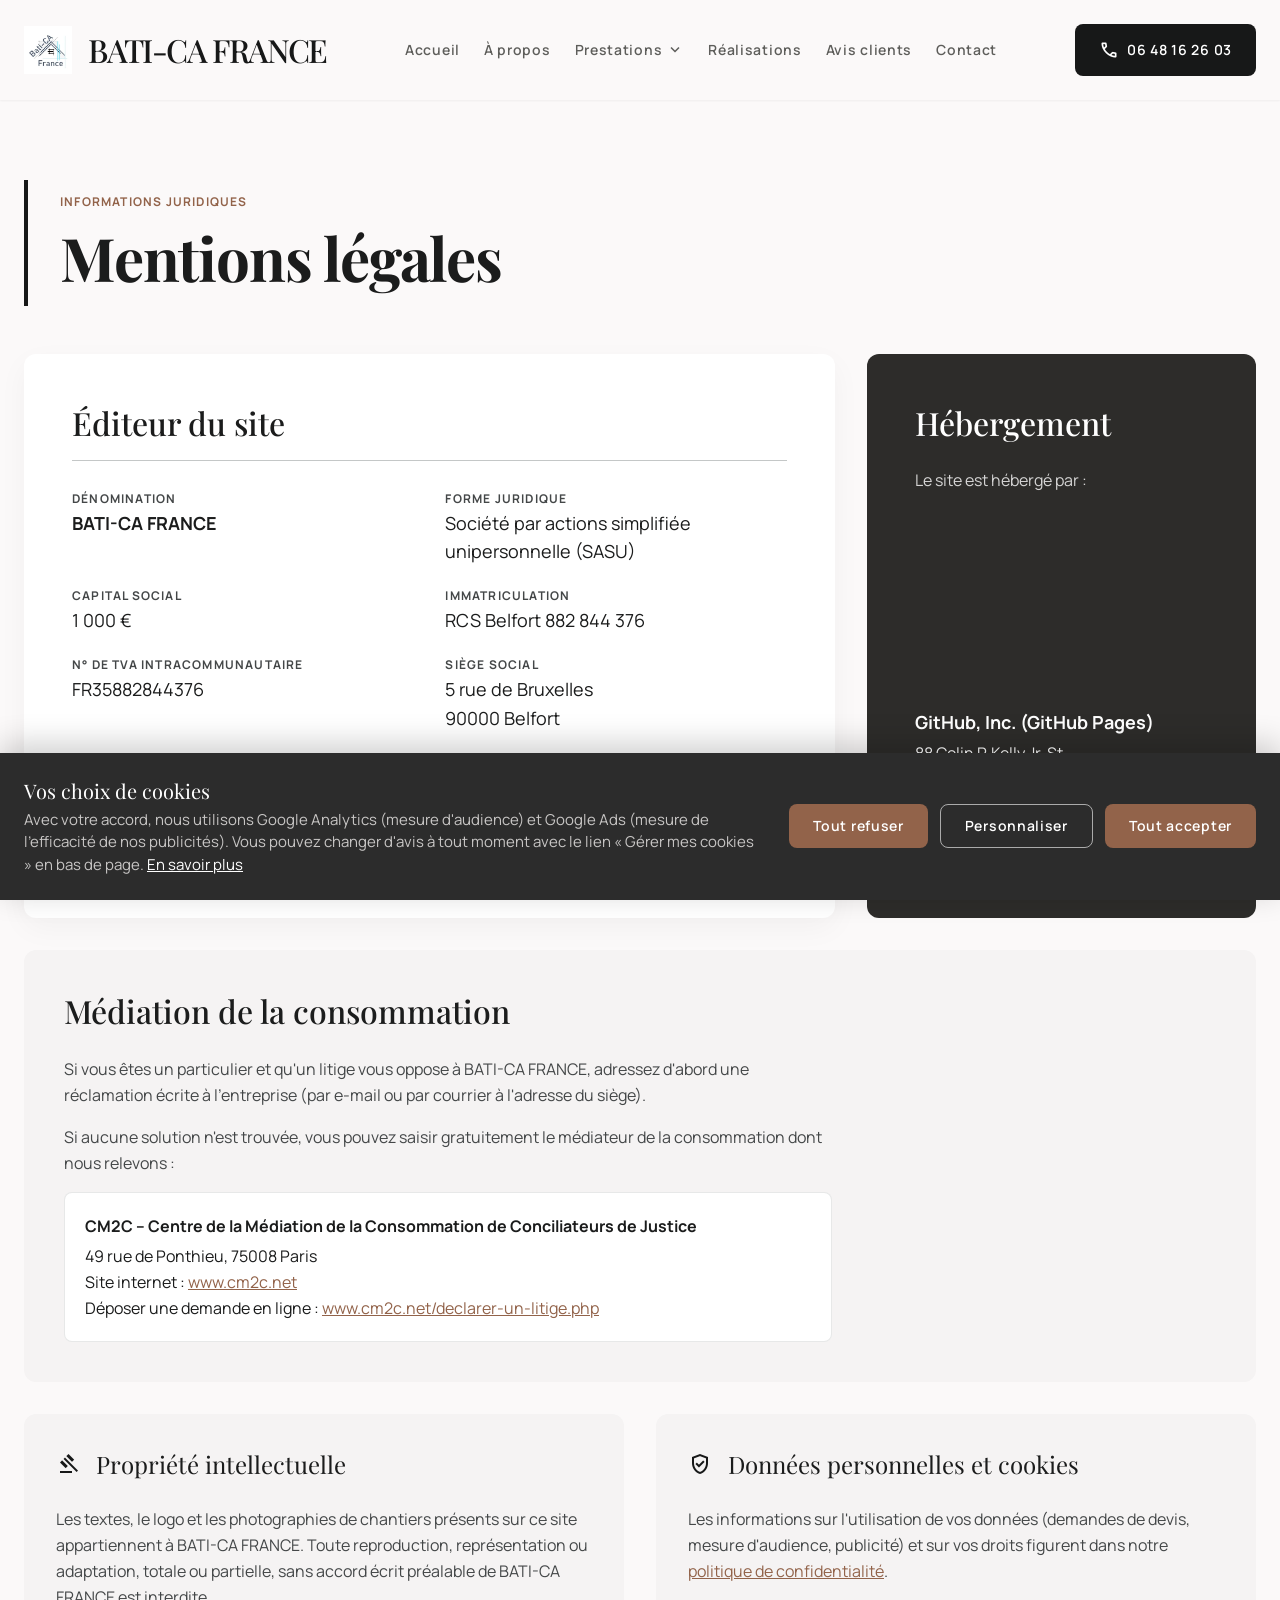
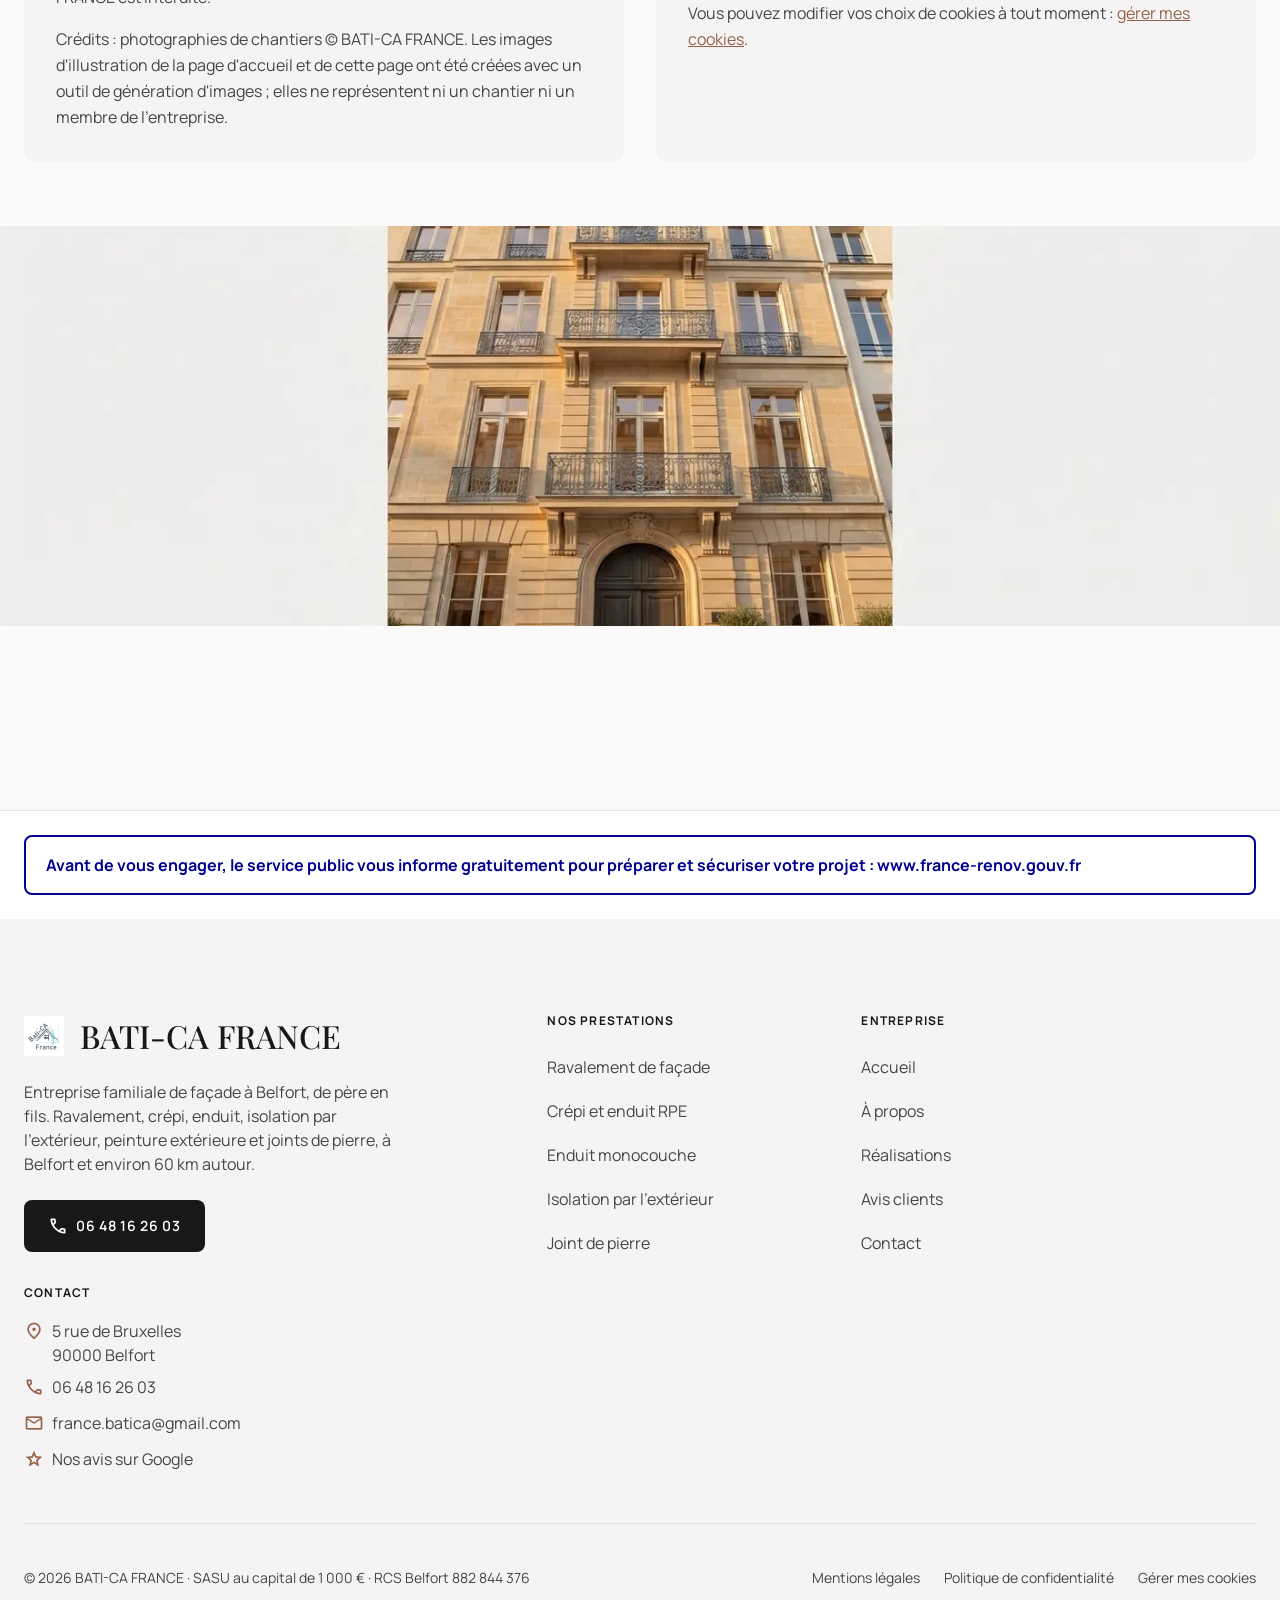
<file: mentions-legales.html>
<!DOCTYPE html>
<html lang="fr">
<head>
<meta charset="utf-8"/>
<meta name="viewport" content="width=device-width, initial-scale=1"/>
<title>Mentions légales | BATI-CA FRANCE</title>
<meta name="description" content="Mentions légales du site BATI-CA FRANCE : éditeur, directeur de la publication, hébergeur, médiateur de la consommation et propriété intellectuelle."/>
<link rel="canonical" href="https://baticafrance.fr/mentions-legales"/>
<meta property="og:type" content="website"/>
<meta property="og:locale" content="fr_FR"/>
<meta property="og:site_name" content="BATI-CA FRANCE"/>
<meta property="og:title" content="Mentions légales | BATI-CA FRANCE"/>
<meta property="og:description" content="Mentions légales du site BATI-CA FRANCE : éditeur, directeur de la publication, hébergeur, médiateur de la consommation et propriété intellectuelle."/>
<meta property="og:url" content="https://baticafrance.fr/mentions-legales"/>
<meta property="og:image" content="https://baticafrance.fr/images/logo-bati-ca-france.jpg"/>
<meta property="og:image:width" content="620"/>
<meta property="og:image:height" content="613"/>
<meta property="og:image:alt" content="Logo BATI-CA FRANCE"/>
<meta name="twitter:card" content="summary"/>
<meta name="twitter:title" content="Mentions légales | BATI-CA FRANCE"/>
<meta name="twitter:description" content="Mentions légales du site BATI-CA FRANCE : éditeur, directeur de la publication, hébergeur, médiateur de la consommation et propriété intellectuelle."/>
<meta name="twitter:image" content="https://baticafrance.fr/images/logo-bati-ca-france.jpg"/>
<meta name="theme-color" content="#fbf9f9"/>
<link rel="preload" href="/fonts/manrope-latin.woff2" as="font" type="font/woff2" crossorigin/>
<link rel="preload" href="/fonts/playfair-display-latin.woff2" as="font" type="font/woff2" crossorigin/>
<link rel="stylesheet" href="/css/site.css?v=2"/>
<link rel="icon" type="image/png" sizes="32x32" href="/favicon-32x32.png"/>
<link rel="icon" type="image/png" sizes="16x16" href="/favicon-16x16.png"/>
<link rel="apple-touch-icon" sizes="180x180" href="/apple-touch-icon.png"/>
<link rel="manifest" href="/site.webmanifest"/>
<script>document.documentElement.className += ' js'; window.baticaSecours = setTimeout(function () { document.documentElement.className = document.documentElement.className.replace(' js', ''); }, 4000);</script>
<script src="/js/site.js?v=2" defer></script>

</head>
<body class="bg-background text-on-background font-body-md">
<a href="#contenu" class="sr-only focus:not-sr-only focus:fixed focus:top-2 focus:left-2 focus:z-[200] focus:bg-white focus:text-primary focus:px-4 focus:py-3 focus:rounded-lg focus:shadow-lg">Aller au contenu</a>
<div class="hidden fixed bottom-0 left-0 w-full z-[100] p-4 md:px-gutter md:py-6 bg-primary-container text-on-primary shadow-[0_-8px_30px_rgba(0,0,0,0.2)]" id="cookie-banner" role="region" aria-label="Choix des cookies">
<div class="max-w-container-max mx-auto" id="cookie-simple-view">
<div class="flex flex-col lg:flex-row lg:items-center justify-between gap-4 lg:gap-8">
<div class="flex-1">
<p class="font-headline-md text-lg md:text-xl mb-1 outline-none" id="cookie-title" tabindex="-1">Vos choix de cookies</p>
<p class="font-body-md text-[15px] text-on-primary-container">Avec votre accord, nous utilisons Google Analytics (mesure d'audience) et Google Ads (mesure de l'efficacité de nos publicités). Vous pouvez changer d'avis à tout moment avec le lien « Gérer mes cookies » en bas de page. <a class="underline text-white" href="/confidentialite#cookies">En savoir plus</a></p>
</div>
<div class="flex flex-col sm:flex-row gap-3 shrink-0">
<button type="button" class="font-button text-button bg-bronze text-white px-6 py-3 rounded-lg hover:bg-white hover:text-primary transition-colors min-h-[44px]" data-cookie="refuser">Tout refuser</button>
<button type="button" class="font-button text-button border border-white/60 px-6 py-3 rounded-lg hover:bg-white/10 transition-colors min-h-[44px]" data-cookie="personnaliser">Personnaliser</button>
<button type="button" class="font-button text-button bg-bronze text-white px-6 py-3 rounded-lg hover:bg-white hover:text-primary transition-colors min-h-[44px]" data-cookie="accepter">Tout accepter</button>
</div>
</div>
</div>
<div class="max-w-container-max mx-auto hidden" id="cookie-settings-view">
<p class="font-headline-md text-lg md:text-xl mb-4 outline-none" id="cookie-settings-title" tabindex="-1">Préférences de cookies</p>
<div class="space-y-3 mb-5">
<div class="flex items-center justify-between gap-6 bg-white/10 rounded-lg p-4">
<div>
<p class="font-bold mb-1">Cookies nécessaires</p>
<p class="text-sm text-on-primary-container">Mémorisent votre choix de cookies (6 mois). Toujours actifs.</p>
</div>
<input checked class="w-6 h-6 shrink-0" disabled type="checkbox" aria-label="Cookies nécessaires (toujours actifs)"/>
</div>
<label class="flex items-center justify-between gap-6 bg-white/10 rounded-lg p-4 cursor-pointer" for="cookie-stats">
<span>
<span class="block font-bold mb-1">Mesure d'audience (Google Analytics)</span>
<span class="block text-sm text-on-primary-container">Nous aide à savoir quelles pages sont consultées.</span>
</span>
<input class="w-6 h-6 shrink-0" id="cookie-stats" type="checkbox"/>
</label>
<label class="flex items-center justify-between gap-6 bg-white/10 rounded-lg p-4 cursor-pointer" for="cookie-marketing">
<span>
<span class="block font-bold mb-1">Publicité (Google Ads)</span>
<span class="block text-sm text-on-primary-container">Mesure les appels et demandes de devis venant de nos annonces.</span>
</span>
<input class="w-6 h-6 shrink-0" id="cookie-marketing" type="checkbox"/>
</label>
</div>
<div class="flex flex-col sm:flex-row gap-3">
<button type="button" class="font-button text-button bg-bronze text-white px-6 py-3 rounded-lg hover:bg-white hover:text-primary transition-colors min-h-[44px]" data-cookie="refuser">Tout refuser</button>
<button type="button" class="font-button text-button border border-white/60 px-6 py-3 rounded-lg hover:bg-white/10 transition-colors min-h-[44px]" data-cookie="enregistrer">Enregistrer mes choix</button>
<button type="button" class="font-button text-button bg-bronze text-white px-6 py-3 rounded-lg hover:bg-white hover:text-primary transition-colors min-h-[44px]" data-cookie="accepter">Tout accepter</button>
</div>
</div>
</div>
<header class="sticky top-0 w-full z-50 bg-background/95 backdrop-blur-md shadow-sm">
<div class="flex justify-between items-center w-full max-w-container-max mx-auto px-margin-mobile md:px-gutter py-3 md:py-6">
<a class="flex items-center gap-3 md:gap-4" href="/" aria-label="BATI-CA FRANCE – accueil">
<picture><source type="image/webp" srcset="/images/logo-bati-ca-france-160.webp"/><img alt="" class="h-10 md:h-12 w-auto" src="/images/logo-bati-ca-france.jpg" width="49" height="48"/></picture>
<span class="font-headline-md text-[22px] md:text-headline-md font-bold tracking-tighter text-primary">BATI-CA FRANCE</span>
</a>
<nav class="hidden xl:flex gap-6 items-center whitespace-nowrap" aria-label="Menu principal">
<a class="nav-link font-button text-button text-secondary hover:text-primary transition-colors" href="/">Accueil</a>
<a class="nav-link font-button text-button text-secondary hover:text-primary transition-colors" href="/#propos">À propos</a>
<div class="relative dropdown" data-dropdown>
<button type="button" class="nav-link font-button text-button text-secondary hover:text-primary transition-colors flex items-center gap-1" aria-expanded="false" aria-controls="menu-prestations" data-dropdown-toggle>Prestations <span class="material-symbols-outlined text-[18px]" aria-hidden="true">expand_more</span></button>
<div class="dropdown-panel absolute left-1/2 -translate-x-1/2 top-full pt-5 z-50" id="menu-prestations">
<ul class="bg-white rounded-xl shadow-[0px_16px_40px_rgba(0,0,0,0.12)] border border-outline-variant/30 py-3 w-[280px]">
<li><a class="block px-6 py-3 font-body-md text-[15px] text-on-surface-variant hover:bg-surface-container hover:text-primary transition-colors" href="/ravalement-facade">Ravalement de façade</a></li>
<li><a class="block px-6 py-3 font-body-md text-[15px] text-on-surface-variant hover:bg-surface-container hover:text-primary transition-colors" href="/crepi-enduit-rpe">Crépi et enduit RPE</a></li>
<li><a class="block px-6 py-3 font-body-md text-[15px] text-on-surface-variant hover:bg-surface-container hover:text-primary transition-colors" href="/enduit-monocouche">Enduit monocouche</a></li>
<li><a class="block px-6 py-3 font-body-md text-[15px] text-on-surface-variant hover:bg-surface-container hover:text-primary transition-colors" href="/isolation-exterieure">Isolation par l'extérieur</a></li>
<li><a class="block px-6 py-3 font-body-md text-[15px] text-on-surface-variant hover:bg-surface-container hover:text-primary transition-colors" href="/joint-de-pierre">Joint de pierre</a></li>
</ul>
</div>
</div>
<a class="nav-link font-button text-button text-secondary hover:text-primary transition-colors" href="/realisations">Réalisations</a>
<a class="nav-link font-button text-button text-secondary hover:text-primary transition-colors" href="/#temoignages">Avis clients</a>
<a class="nav-link font-button text-button text-secondary hover:text-primary transition-colors" href="/#contact">Contact</a>
</nav>
<a class="hidden xl:flex items-center gap-2 whitespace-nowrap bg-primary text-on-primary px-6 py-4 rounded-lg font-button text-button hover:bg-bronze transition-all duration-300 transform hover:-translate-y-1" href="tel:+33648162603" aria-label="Appeler BATI-CA FRANCE au 06 48 16 26 03">
<span class="material-symbols-outlined text-[20px]" aria-hidden="true">call</span>06 48 16 26 03
</a>
<div class="flex items-center gap-2 xl:hidden">
<a class="flex items-center justify-center w-11 h-11 rounded-lg bg-primary text-on-primary" href="tel:+33648162603" aria-label="Appeler BATI-CA FRANCE au 06 48 16 26 03"><span class="material-symbols-outlined" aria-hidden="true">call</span></a>
<button type="button" class="flex items-center justify-center w-11 h-11 text-primary" id="mobile-menu-toggle" aria-controls="mobile-menu" aria-expanded="false" aria-label="Ouvrir le menu">
<span class="material-symbols-outlined" id="mobile-menu-icon" aria-hidden="true">menu</span>
</button>
</div>
</div>
<nav class="xl:hidden flex-col gap-1 px-margin-mobile pb-6 bg-background border-t border-outline-variant/30 max-h-[calc(100vh-72px)] overflow-y-auto" id="mobile-menu" aria-label="Menu mobile">
<a class="font-button text-button text-secondary py-3 min-h-[44px] flex items-center" href="/">Accueil</a>
<a class="font-button text-button text-secondary py-3 min-h-[44px] flex items-center" href="/#propos">À propos</a>
<p class="font-label-caps text-label-caps text-bronze pt-4 pb-1">NOS PRESTATIONS</p>
<a class="font-body-md text-[15px] text-secondary py-2 pl-3 min-h-[44px] flex items-center" href="/ravalement-facade">Ravalement de façade</a>
<a class="font-body-md text-[15px] text-secondary py-2 pl-3 min-h-[44px] flex items-center" href="/crepi-enduit-rpe">Crépi et enduit RPE</a>
<a class="font-body-md text-[15px] text-secondary py-2 pl-3 min-h-[44px] flex items-center" href="/enduit-monocouche">Enduit monocouche</a>
<a class="font-body-md text-[15px] text-secondary py-2 pl-3 min-h-[44px] flex items-center" href="/isolation-exterieure">Isolation par l'extérieur</a>
<a class="font-body-md text-[15px] text-secondary py-2 pl-3 min-h-[44px] flex items-center" href="/joint-de-pierre">Joint de pierre</a>
<a class="font-button text-button text-secondary py-3 mt-2 min-h-[44px] flex items-center" href="/realisations">Réalisations</a>
<a class="font-button text-button text-secondary py-3 min-h-[44px] flex items-center" href="/#temoignages">Avis clients</a>
<a class="font-button text-button text-secondary py-3 min-h-[44px] flex items-center" href="/#contact">Contact</a>
<a class="flex items-center justify-center gap-2 bg-primary text-on-primary px-6 py-4 rounded-lg font-button text-button text-center mt-2" href="tel:+33648162603"><span class="material-symbols-outlined text-[20px]" aria-hidden="true">call</span>Appeler le 06 48 16 26 03</a>
</nav>
</header>
<main id="contenu" class="pt-12 md:pt-20 pb-section-padding-mobile md:pb-section-padding-desktop">
<section class="max-w-container-max mx-auto px-margin-mobile md:px-gutter mb-16">
<div class="border-l-4 border-primary pl-6 md:pl-8 py-4 mb-12">
<span class="font-label-caps text-label-caps uppercase text-bronze mb-4 block">Informations juridiques</span>
<h1 class="font-headline-xl text-headline-lg-mobile md:text-headline-xl">Mentions légales</h1>
</div>
<div class="grid grid-cols-1 md:grid-cols-12 gap-8">

<div class="md:col-span-8 bg-surface-container-lowest p-6 md:p-12 rounded-xl shadow-[0px_10px_30px_rgba(0,0,0,0.04)]">
<h2 class="font-headline-md text-[26px] md:text-headline-md mb-8 border-b border-outline-variant pb-4">Éditeur du site</h2>
<dl class="grid grid-cols-1 sm:grid-cols-2 gap-x-8 gap-y-6">
<div><dt class="font-label-caps text-label-caps text-on-surface-variant mb-1 uppercase">Dénomination</dt><dd class="font-body-lg text-body-lg font-bold">BATI-CA FRANCE</dd></div>
<div><dt class="font-label-caps text-label-caps text-on-surface-variant mb-1 uppercase">Forme juridique</dt><dd class="font-body-lg text-body-lg">Société par actions simplifiée unipersonnelle (SASU)</dd></div>
<div><dt class="font-label-caps text-label-caps text-on-surface-variant mb-1 uppercase">Capital social</dt><dd class="font-body-lg text-body-lg">1 000 €</dd></div>
<div><dt class="font-label-caps text-label-caps text-on-surface-variant mb-1 uppercase">Immatriculation</dt><dd class="font-body-lg text-body-lg">RCS Belfort 882 844 376</dd></div>
<div><dt class="font-label-caps text-label-caps text-on-surface-variant mb-1 uppercase">N° de TVA intracommunautaire</dt><dd class="font-body-lg text-body-lg">FR35882844376</dd></div>
<div><dt class="font-label-caps text-label-caps text-on-surface-variant mb-1 uppercase">Siège social</dt><dd class="font-body-lg text-body-lg"><address class="not-italic">5 rue de Bruxelles<br/>90000 Belfort</address></dd></div>
<div><dt class="font-label-caps text-label-caps text-on-surface-variant mb-1 uppercase">Téléphone</dt><dd class="font-body-lg text-body-lg"><a class="hover:text-bronze transition-colors" href="tel:+33648162603">06 48 16 26 03</a></dd></div>
<div><dt class="font-label-caps text-label-caps text-on-surface-variant mb-1 uppercase">E-mail</dt><dd class="font-body-lg text-body-lg break-all"><a class="hover:text-bronze transition-colors" href="mailto:france.batica@gmail.com">france.batica@gmail.com</a></dd></div>
<div class="sm:col-span-2"><dt class="font-label-caps text-label-caps text-on-surface-variant mb-1 uppercase">Président et directeur de la publication</dt><dd class="font-body-lg text-body-lg">Namik Kemal Cakir</dd></div>
</dl>
</div>

<div class="md:col-span-4 bg-tertiary-container text-white p-6 md:p-12 rounded-xl flex flex-col justify-between">
<div>
<h2 class="font-headline-md text-[26px] md:text-headline-md mb-6">Hébergement</h2>
<p class="font-body-md text-white/80 mb-6">Le site est hébergé par :</p>
</div>
<address class="not-italic font-body-md leading-relaxed">
<span class="font-bold text-lg block mb-1">GitHub, Inc. (GitHub Pages)</span>
88 Colin P. Kelly Jr. St.<br/>San Francisco, CA 94107<br/>États-Unis<br/>
Contact : <a class="underline" href="https://support.github.com" rel="noopener" target="_blank">support.github.com<span class="sr-only"> (nouvel onglet)</span></a><br/>
<a class="underline" href="https://github.com" rel="noopener" target="_blank">github.com<span class="sr-only"> (nouvel onglet)</span></a>
</address>
</div>

<div class="md:col-span-12 bg-surface-container-low p-6 md:p-10 rounded-xl">
<h2 class="font-headline-md text-[26px] md:text-headline-md mb-6">Médiation de la consommation</h2>
<div class="font-body-md text-on-surface-variant leading-relaxed space-y-4 max-w-3xl">
<p>Si vous êtes un particulier et qu'un litige vous oppose à BATI-CA FRANCE, adressez d'abord une réclamation écrite à l'entreprise (par e-mail ou par courrier à l'adresse du siège).</p>
<p>Si aucune solution n'est trouvée, vous pouvez saisir gratuitement le médiateur de la consommation dont nous relevons :</p>
<address class="not-italic bg-white rounded-lg p-5 border border-outline-variant/40 text-on-surface">
<span class="font-bold block mb-1">CM2C – Centre de la Médiation de la Consommation de Conciliateurs de Justice</span>
49 rue de Ponthieu, 75008 Paris<br/>
Site internet : <a class="text-bronze underline" href="https://www.cm2c.net" rel="noopener" target="_blank">www.cm2c.net<span class="sr-only"> (nouvel onglet)</span></a><br/>
Déposer une demande en ligne : <a class="text-bronze underline break-all" href="https://www.cm2c.net/declarer-un-litige.php" rel="noopener" target="_blank">www.cm2c.net/declarer-un-litige.php<span class="sr-only"> (nouvel onglet)</span></a>
</address>
</div>
</div>

<div class="md:col-span-12 grid grid-cols-1 md:grid-cols-2 gap-8">
<div class="bg-surface-container-low p-6 md:p-8 rounded-xl">
<div class="flex items-center gap-4 mb-6">
<span class="material-symbols-outlined text-primary" aria-hidden="true">gavel</span>
<h2 class="font-headline-md text-[24px]">Propriété intellectuelle</h2>
</div>
<div class="font-body-md text-on-surface-variant leading-relaxed space-y-4">
<p>Les textes, le logo et les photographies de chantiers présents sur ce site appartiennent à BATI-CA FRANCE. Toute reproduction, représentation ou adaptation, totale ou partielle, sans accord écrit préalable de BATI-CA FRANCE est interdite.</p>
<p>Crédits : photographies de chantiers © BATI-CA FRANCE. Les images d'illustration de la page d'accueil et de cette page ont été créées avec un outil de génération d'images ; elles ne représentent ni un chantier ni un membre de l'entreprise.</p>
</div>
</div>
<div class="bg-surface-container-low p-6 md:p-8 rounded-xl">
<div class="flex items-center gap-4 mb-6">
<span class="material-symbols-outlined text-primary" aria-hidden="true">verified_user</span>
<h2 class="font-headline-md text-[24px]">Données personnelles et cookies</h2>
</div>
<div class="font-body-md text-on-surface-variant leading-relaxed space-y-4">
<p>Les informations sur l'utilisation de vos données (demandes de devis, mesure d'audience, publicité) et sur vos droits figurent dans notre <a class="text-bronze underline" href="/confidentialite">politique de confidentialité</a>.</p>
<p>Vous pouvez modifier vos choix de cookies à tout moment : <a class="text-bronze underline" href="/confidentialite#cookies" data-cookie-manage>gérer mes cookies</a>.</p>
</div>
</div>
</div>

</div>
</section>

<section class="w-full h-[260px] md:h-[400px] relative overflow-hidden my-16" aria-hidden="true">
<picture class="contents"><source type="image/webp" srcset="/images/illustrations/facade-pierre-800.webp 800w, /images/illustrations/facade-pierre.webp 1408w" sizes="100vw"/><img alt="" class="w-full h-full object-cover" loading="lazy" decoding="async" src="/images/illustrations/facade-pierre.jpg" width="1408" height="768"/></picture>
</section>
</main>
<aside class="bg-white border-t border-outline-variant/40" aria-label="Information du service public France Rénov'">
<div class="max-w-container-max mx-auto px-margin-mobile md:px-gutter py-6">
<a class="block border-2 border-[#000091] rounded-lg px-5 py-4 text-[#000091] font-bold text-[15px] md:text-base leading-snug hover:bg-[#f5f5fe] transition-colors" href="https://france-renov.gouv.fr/servicepublic" target="_blank" rel="noopener">Avant de vous engager, le service public vous informe gratuitement pour préparer et sécuriser votre projet : www.france-renov.gouv.fr<span class="sr-only"> (nouvel onglet)</span></a>
</div>
</aside>
<footer class="bg-surface-container-low pt-section-padding-mobile md:pt-24 pb-10">
<div class="max-w-container-max mx-auto px-margin-mobile md:px-gutter">
<div class="grid grid-cols-1 md:grid-cols-12 gap-10 md:gap-gutter border-b border-outline-variant/40 pb-12 mb-8">
<div class="md:col-span-4">
<a class="flex items-center gap-4 mb-6" href="/" aria-label="BATI-CA FRANCE – accueil">
<picture><source type="image/webp" srcset="/images/logo-bati-ca-france-160.webp"/><img alt="" class="h-10 w-auto" loading="lazy" src="/images/logo-bati-ca-france.jpg" width="40" height="40"/></picture>
<span class="font-headline-md text-[24px] md:text-headline-md font-bold text-primary">BATI-CA FRANCE</span>
</a>
<p class="text-on-surface-variant font-body-md max-w-sm mb-6">Entreprise familiale de façade à Belfort, de père en fils. Ravalement, crépi, enduit, isolation par l'extérieur, peinture extérieure et joints de pierre, à Belfort et environ 60 km autour.</p>
<a class="inline-flex items-center gap-2 bg-primary text-on-primary px-6 py-4 rounded-lg font-button text-button hover:bg-bronze transition-colors" href="tel:+33648162603"><span class="material-symbols-outlined text-[20px]" aria-hidden="true">call</span>06 48 16 26 03</a>
</div>
<div class="md:col-span-3 md:col-start-6">
<h2 class="font-label-caps text-label-caps text-primary mb-5">NOS PRESTATIONS</h2>
<ul class="space-y-1 font-body-md text-on-surface-variant">
<li><a class="inline-block py-2 hover:text-primary transition-colors" href="/ravalement-facade">Ravalement de façade</a></li>
<li><a class="inline-block py-2 hover:text-primary transition-colors" href="/crepi-enduit-rpe">Crépi et enduit RPE</a></li>
<li><a class="inline-block py-2 hover:text-primary transition-colors" href="/enduit-monocouche">Enduit monocouche</a></li>
<li><a class="inline-block py-2 hover:text-primary transition-colors" href="/isolation-exterieure">Isolation par l'extérieur</a></li>
<li><a class="inline-block py-2 hover:text-primary transition-colors" href="/joint-de-pierre">Joint de pierre</a></li>
</ul>
</div>
<div class="md:col-span-2">
<h2 class="font-label-caps text-label-caps text-primary mb-5">ENTREPRISE</h2>
<ul class="space-y-1 font-body-md text-on-surface-variant">
<li><a class="inline-block py-2 hover:text-primary transition-colors" href="/">Accueil</a></li>
<li><a class="inline-block py-2 hover:text-primary transition-colors" href="/#propos">À propos</a></li>
<li><a class="inline-block py-2 hover:text-primary transition-colors" href="/realisations">Réalisations</a></li>
<li><a class="inline-block py-2 hover:text-primary transition-colors" href="/#temoignages">Avis clients</a></li>
<li><a class="inline-block py-2 hover:text-primary transition-colors" href="/#contact">Contact</a></li>
</ul>
</div>
<div class="md:col-span-3">
<h2 class="font-label-caps text-label-caps text-primary mb-5">CONTACT</h2>
<ul class="space-y-1 font-body-md text-on-surface-variant">
<li class="flex items-start gap-2"><span class="material-symbols-outlined text-[20px] text-bronze mt-0.5" aria-hidden="true">location_on</span><span>5 rue de Bruxelles<br/>90000 Belfort</span></li>
<li class="flex items-center gap-2"><span class="material-symbols-outlined text-[20px] text-bronze" aria-hidden="true">phone</span><a class="hover:text-primary transition-colors py-1" href="tel:+33648162603">06 48 16 26 03</a></li>
<li class="flex items-center gap-2"><span class="material-symbols-outlined text-[20px] text-bronze" aria-hidden="true">mail</span><a class="hover:text-primary transition-colors py-1 break-all" href="mailto:france.batica@gmail.com">france.batica@gmail.com</a></li>
<li class="flex items-center gap-2"><span class="material-symbols-outlined text-[20px] text-bronze" aria-hidden="true">star</span><a class="hover:text-primary transition-colors py-1" href="https://share.google/lSIS2s6g5fnpIzuVx" rel="noopener" target="_blank">Nos avis sur Google<span class="sr-only"> (nouvel onglet)</span></a></li>
</ul>
</div>
</div>
<div class="flex flex-col md:flex-row justify-between md:items-center gap-4 text-sm text-on-surface-variant">
<p>© 2026 BATI-CA FRANCE · SASU au capital de 1 000 € · RCS Belfort 882 844 376</p>
<ul class="flex flex-wrap gap-x-6 gap-y-2">
<li><a class="hover:text-primary transition-colors py-3 inline-block" href="/mentions-legales">Mentions légales</a></li>
<li><a class="hover:text-primary transition-colors py-3 inline-block" href="/confidentialite">Politique de confidentialité</a></li>
<li><a class="hover:text-primary transition-colors py-3 inline-block" href="/confidentialite#cookies" data-cookie-manage>Gérer mes cookies</a></li>
</ul>
</div>
</div>
</footer>

</body>
</html>
</file>
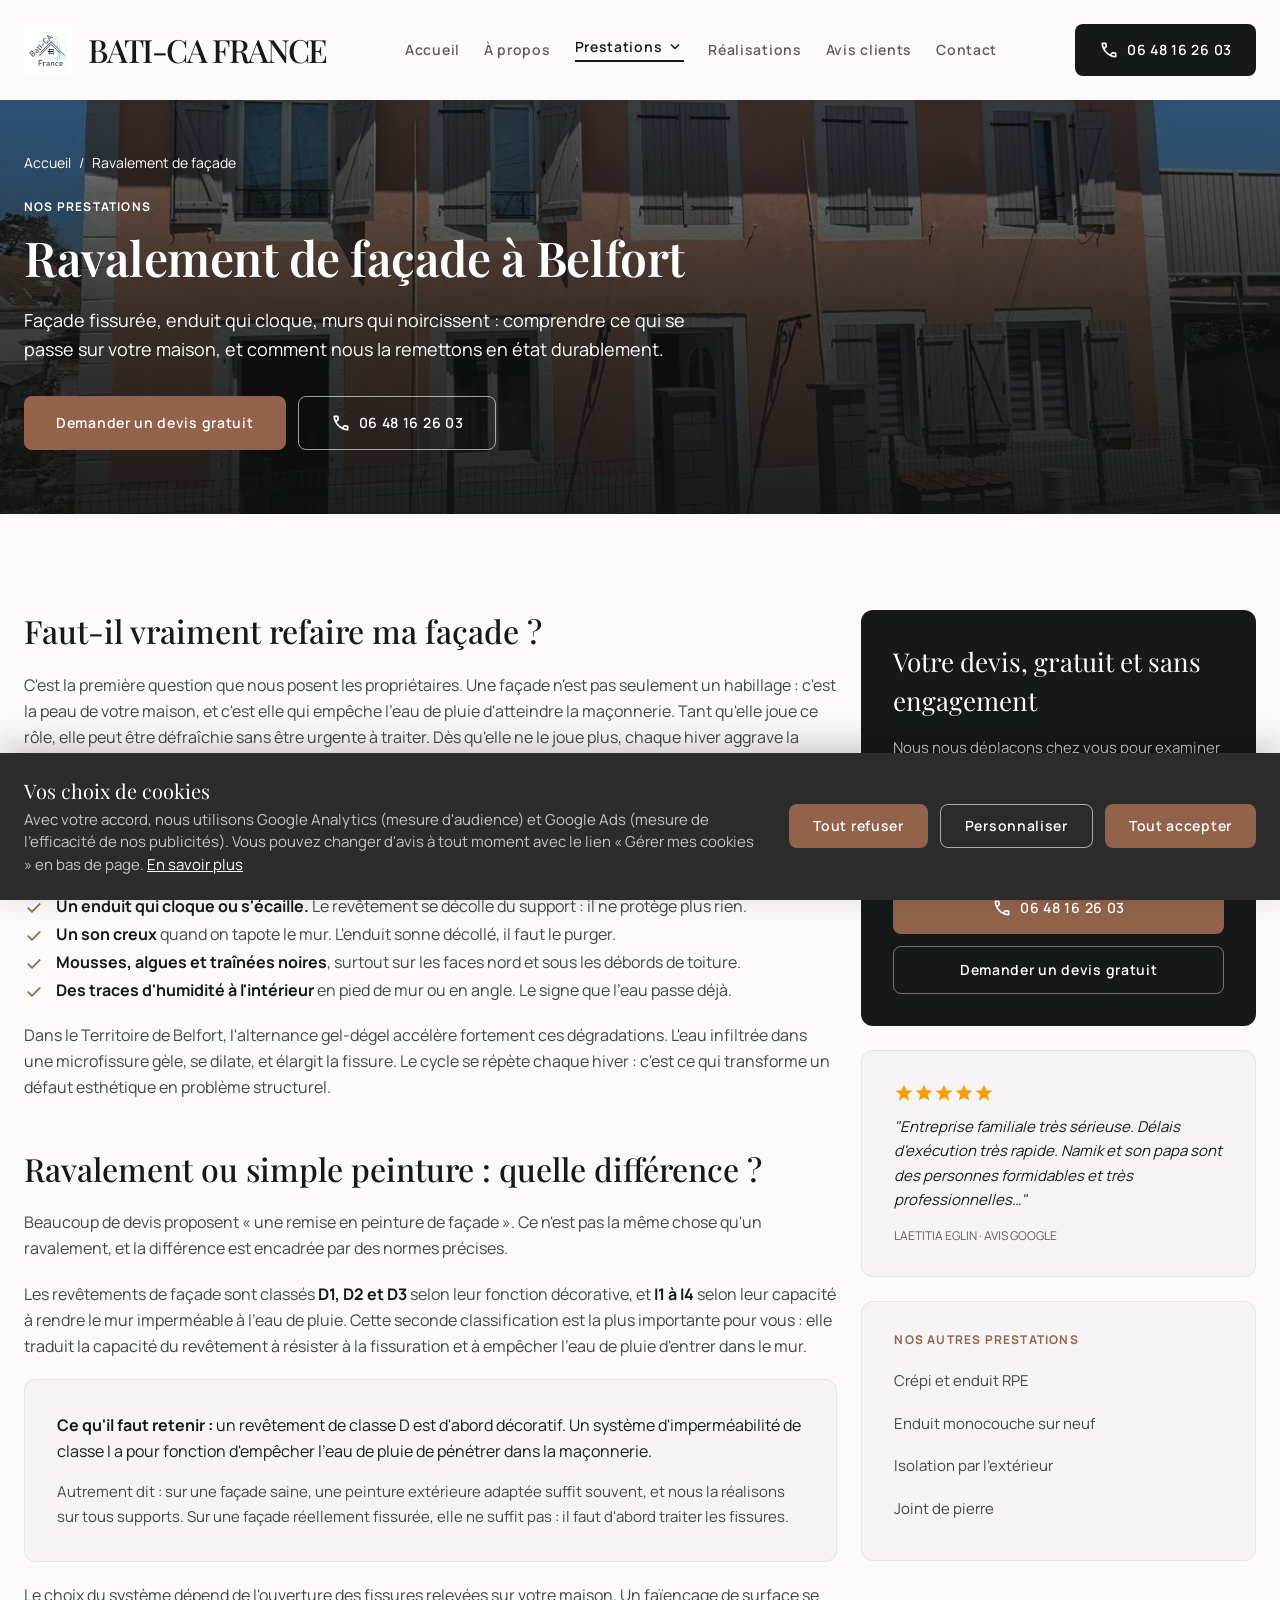
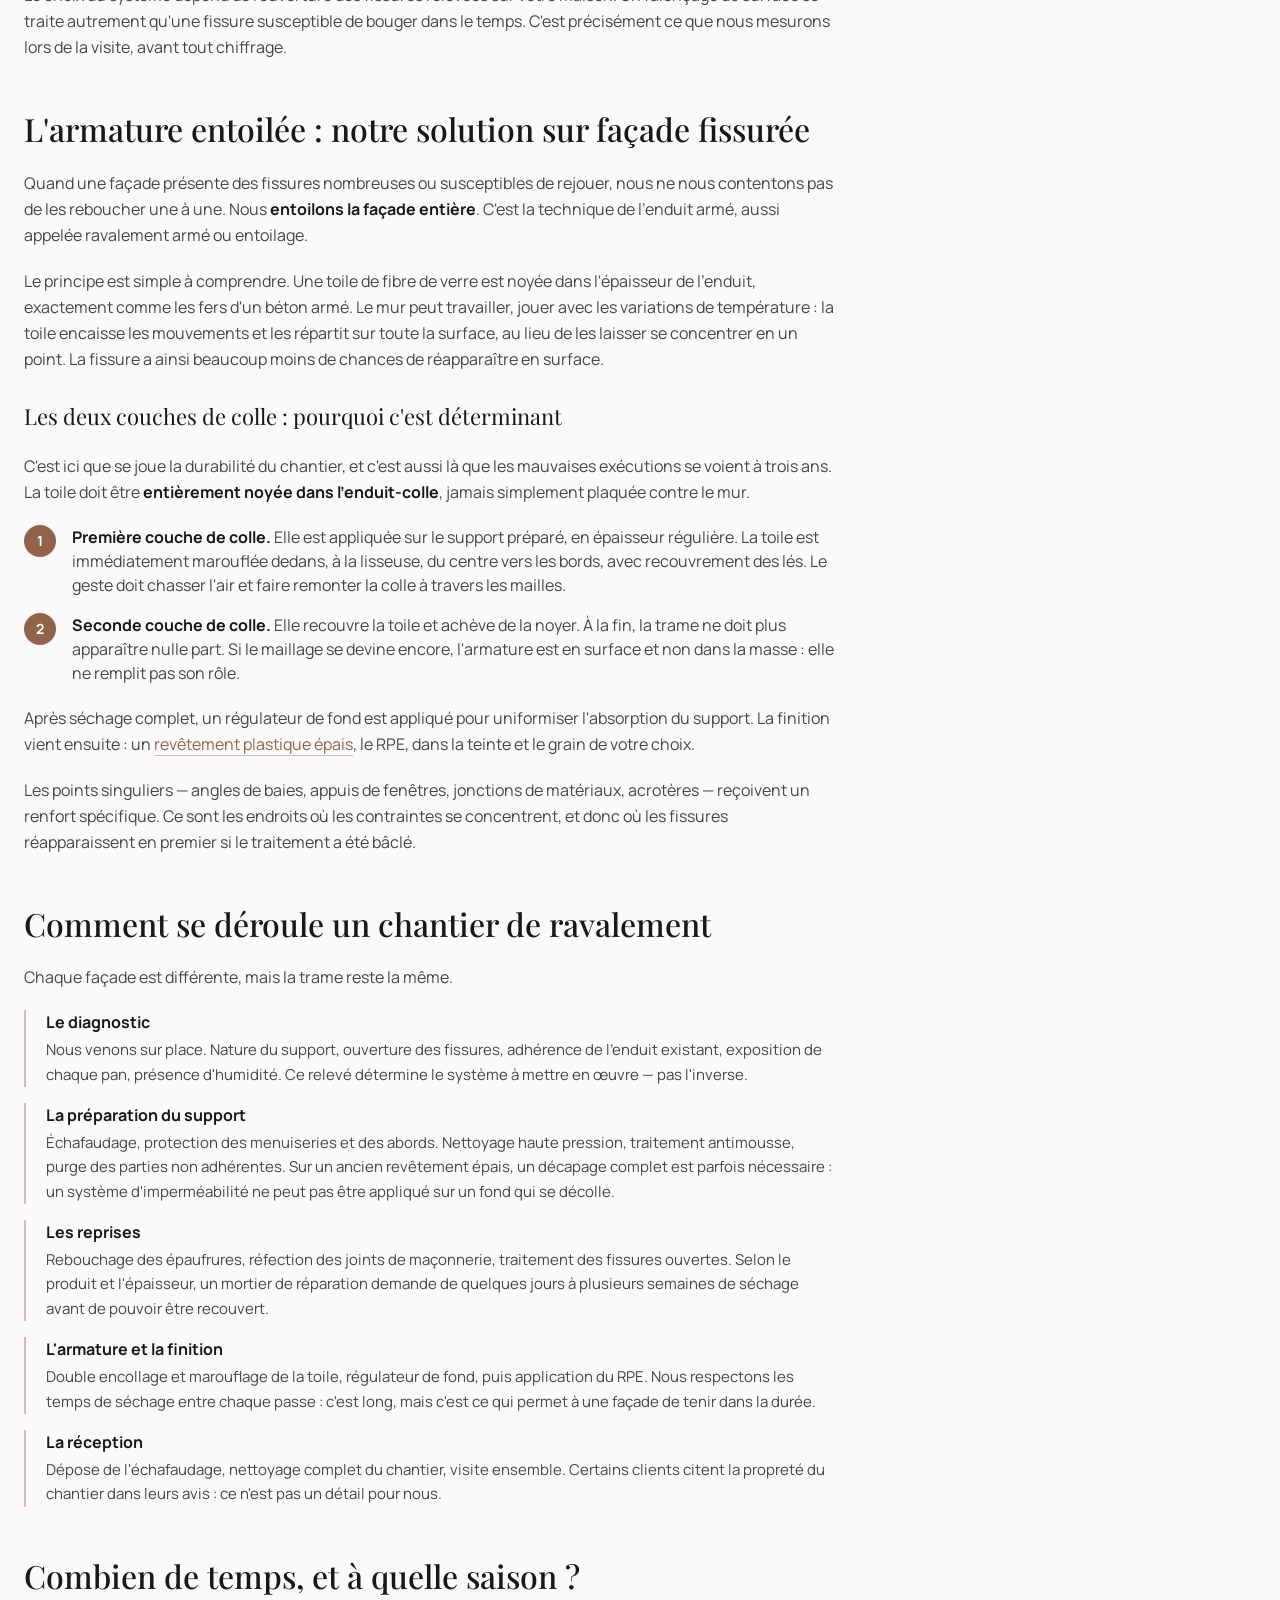
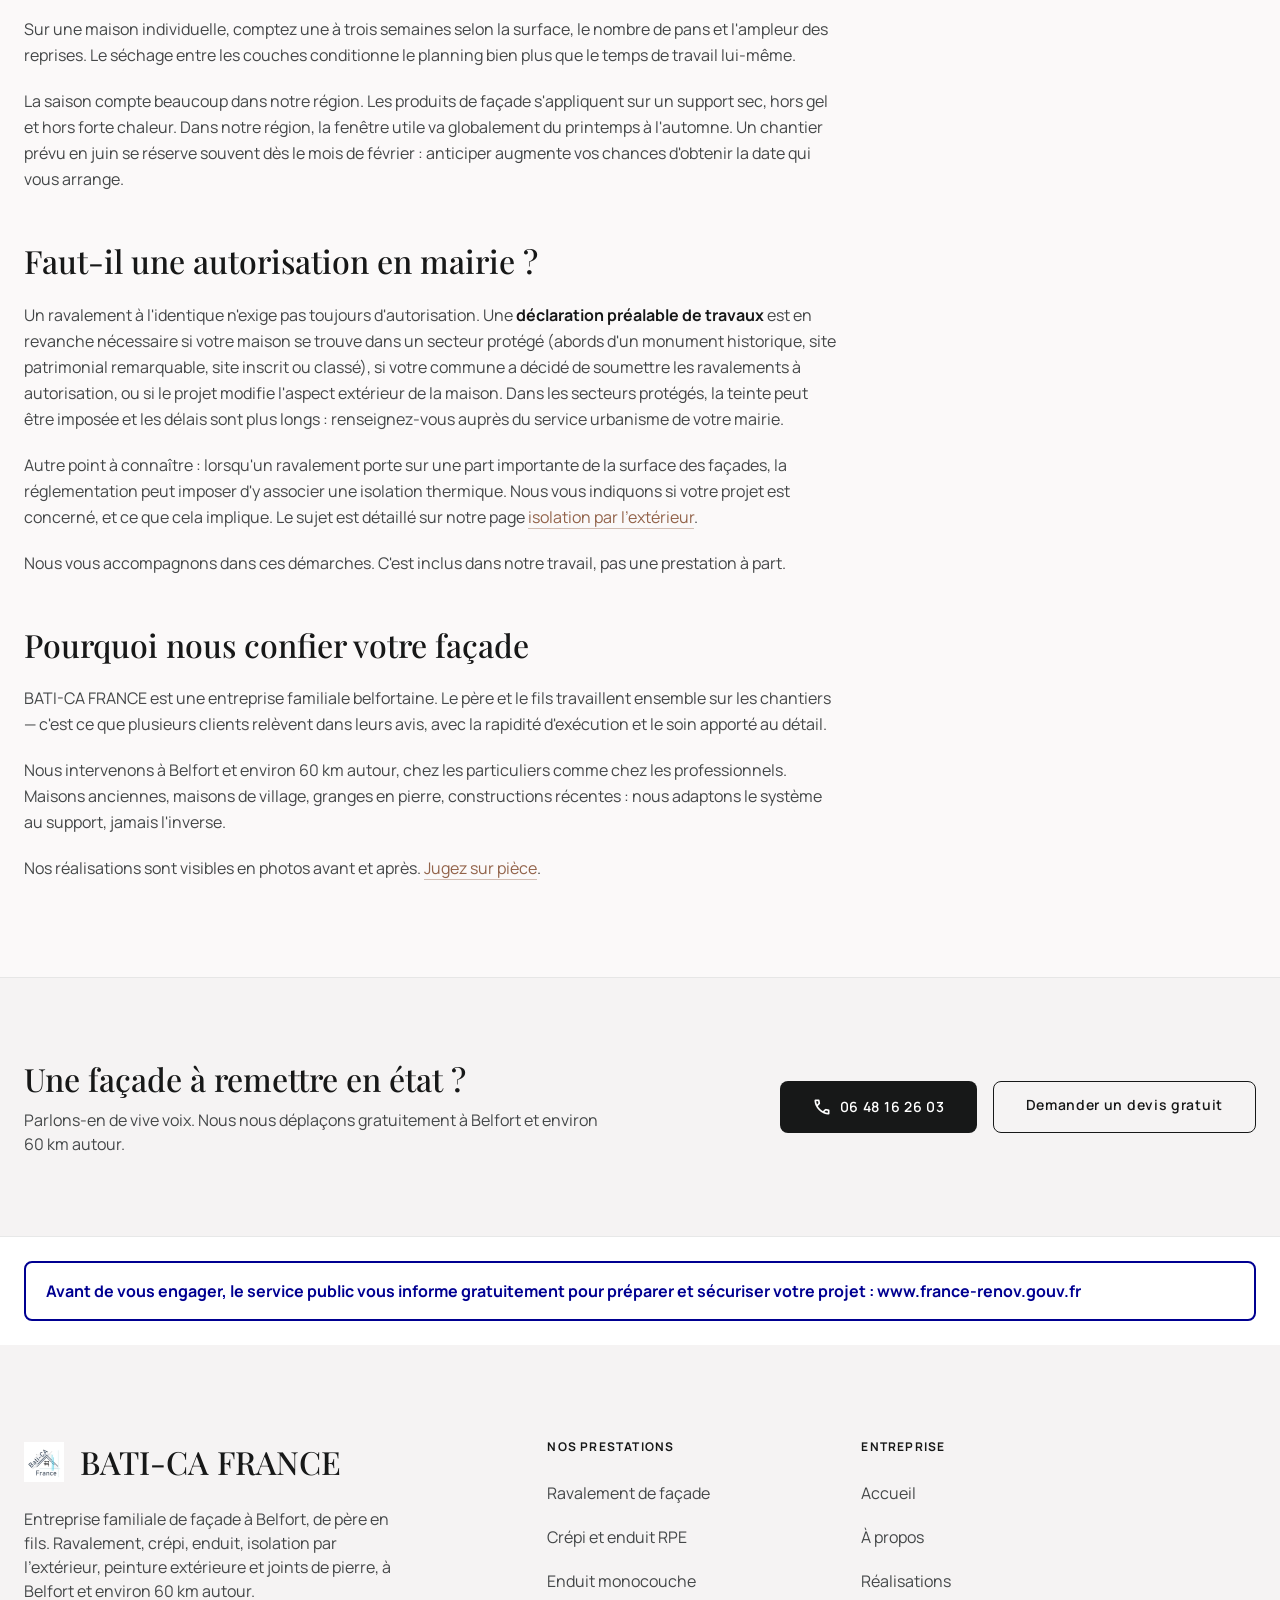
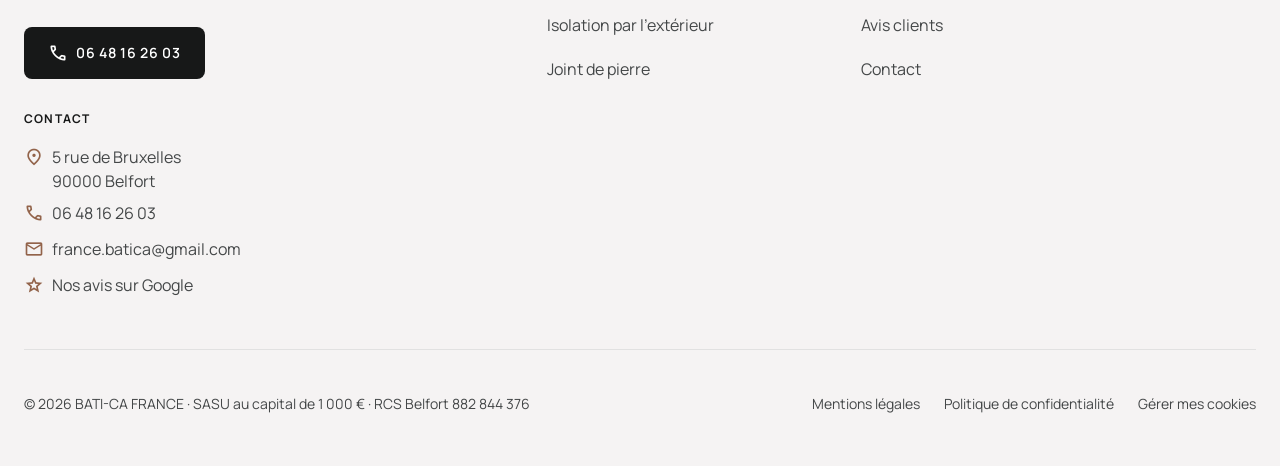
<file: ravalement-facade.html>
<!DOCTYPE html>
<html lang="fr">
<head>
<meta charset="utf-8"/>
<meta name="viewport" content="width=device-width, initial-scale=1"/>
<title>Ravalement de façade à Belfort | BATI-CA FRANCE</title>
<meta name="description" content="Ravalement de façade à Belfort et environ 60 km autour : traitement des fissures par armature entoilée et double encollage, finition RPE ou peinture. Devis gratuit."/>
<link rel="canonical" href="https://baticafrance.fr/ravalement-facade"/>
<meta property="og:type" content="website"/>
<meta property="og:locale" content="fr_FR"/>
<meta property="og:site_name" content="BATI-CA FRANCE"/>
<meta property="og:title" content="Ravalement de façade à Belfort | BATI-CA FRANCE"/>
<meta property="og:description" content="Ravalement de façade à Belfort et environ 60 km autour : traitement des fissures par armature entoilée et double encollage, finition RPE ou peinture. Devis gratuit."/>
<meta property="og:url" content="https://baticafrance.fr/ravalement-facade"/>
<meta property="og:image" content="https://baticafrance.fr/images/logo-bati-ca-france.jpg"/>
<meta property="og:image:width" content="620"/>
<meta property="og:image:height" content="613"/>
<meta property="og:image:alt" content="Logo BATI-CA FRANCE"/>
<meta name="twitter:card" content="summary"/>
<meta name="twitter:title" content="Ravalement de façade à Belfort | BATI-CA FRANCE"/>
<meta name="twitter:description" content="Ravalement de façade à Belfort et environ 60 km autour : traitement des fissures par armature entoilée et double encollage, finition RPE ou peinture. Devis gratuit."/>
<meta name="twitter:image" content="https://baticafrance.fr/images/logo-bati-ca-france.jpg"/>
<meta name="theme-color" content="#fbf9f9"/>
<link rel="preload" href="/fonts/manrope-latin.woff2" as="font" type="font/woff2" crossorigin/>
<link rel="preload" href="/fonts/playfair-display-latin.woff2" as="font" type="font/woff2" crossorigin/>
<link rel="stylesheet" href="/css/site.css?v=2"/>
<link rel="icon" type="image/png" sizes="32x32" href="/favicon-32x32.png"/>
<link rel="icon" type="image/png" sizes="16x16" href="/favicon-16x16.png"/>
<link rel="apple-touch-icon" sizes="180x180" href="/apple-touch-icon.png"/>
<link rel="manifest" href="/site.webmanifest"/>
<script>document.documentElement.className += ' js'; window.baticaSecours = setTimeout(function () { document.documentElement.className = document.documentElement.className.replace(' js', ''); }, 4000);</script>
<script src="/js/site.js?v=2" defer></script>
<script type="application/ld+json">
{
  "@context": "https://schema.org",
  "@type": "Service",
  "name": "Ravalement de façade",
  "serviceType": "Ravalement de façade",
  "description": "Ravalement de façade, traitement des fissures par armature entoilée, finition RPE ou peinture extérieure.",
  "url": "https://baticafrance.fr/ravalement-facade",
  "areaServed": "Belfort et environ 60 km autour",
  "provider": { "@type": "HomeAndConstructionBusiness", "@id": "https://baticafrance.fr/#entreprise", "name": "BATI-CA FRANCE", "url": "https://baticafrance.fr/", "telephone": "+33648162603" }
}
</script>
<script type="application/ld+json">
{
  "@context": "https://schema.org",
  "@type": "BreadcrumbList",
  "itemListElement": [
    { "@type": "ListItem", "position": 1, "name": "Accueil", "item": "https://baticafrance.fr/" },
    { "@type": "ListItem", "position": 2, "name": "Ravalement de façade", "item": "https://baticafrance.fr/ravalement-facade" }
  ]
}
</script>
</head>
<body class="bg-background text-on-background font-body-md">
<a href="#contenu" class="sr-only focus:not-sr-only focus:fixed focus:top-2 focus:left-2 focus:z-[200] focus:bg-white focus:text-primary focus:px-4 focus:py-3 focus:rounded-lg focus:shadow-lg">Aller au contenu</a>
<div class="hidden fixed bottom-0 left-0 w-full z-[100] p-4 md:px-gutter md:py-6 bg-primary-container text-on-primary shadow-[0_-8px_30px_rgba(0,0,0,0.2)]" id="cookie-banner" role="region" aria-label="Choix des cookies">
<div class="max-w-container-max mx-auto" id="cookie-simple-view">
<div class="flex flex-col lg:flex-row lg:items-center justify-between gap-4 lg:gap-8">
<div class="flex-1">
<p class="font-headline-md text-lg md:text-xl mb-1 outline-none" id="cookie-title" tabindex="-1">Vos choix de cookies</p>
<p class="font-body-md text-[15px] text-on-primary-container">Avec votre accord, nous utilisons Google Analytics (mesure d'audience) et Google Ads (mesure de l'efficacité de nos publicités). Vous pouvez changer d'avis à tout moment avec le lien « Gérer mes cookies » en bas de page. <a class="underline text-white" href="/confidentialite#cookies">En savoir plus</a></p>
</div>
<div class="flex flex-col sm:flex-row gap-3 shrink-0">
<button type="button" class="font-button text-button bg-bronze text-white px-6 py-3 rounded-lg hover:bg-white hover:text-primary transition-colors min-h-[44px]" data-cookie="refuser">Tout refuser</button>
<button type="button" class="font-button text-button border border-white/60 px-6 py-3 rounded-lg hover:bg-white/10 transition-colors min-h-[44px]" data-cookie="personnaliser">Personnaliser</button>
<button type="button" class="font-button text-button bg-bronze text-white px-6 py-3 rounded-lg hover:bg-white hover:text-primary transition-colors min-h-[44px]" data-cookie="accepter">Tout accepter</button>
</div>
</div>
</div>
<div class="max-w-container-max mx-auto hidden" id="cookie-settings-view">
<p class="font-headline-md text-lg md:text-xl mb-4 outline-none" id="cookie-settings-title" tabindex="-1">Préférences de cookies</p>
<div class="space-y-3 mb-5">
<div class="flex items-center justify-between gap-6 bg-white/10 rounded-lg p-4">
<div>
<p class="font-bold mb-1">Cookies nécessaires</p>
<p class="text-sm text-on-primary-container">Mémorisent votre choix de cookies (6 mois). Toujours actifs.</p>
</div>
<input checked class="w-6 h-6 shrink-0" disabled type="checkbox" aria-label="Cookies nécessaires (toujours actifs)"/>
</div>
<label class="flex items-center justify-between gap-6 bg-white/10 rounded-lg p-4 cursor-pointer" for="cookie-stats">
<span>
<span class="block font-bold mb-1">Mesure d'audience (Google Analytics)</span>
<span class="block text-sm text-on-primary-container">Nous aide à savoir quelles pages sont consultées.</span>
</span>
<input class="w-6 h-6 shrink-0" id="cookie-stats" type="checkbox"/>
</label>
<label class="flex items-center justify-between gap-6 bg-white/10 rounded-lg p-4 cursor-pointer" for="cookie-marketing">
<span>
<span class="block font-bold mb-1">Publicité (Google Ads)</span>
<span class="block text-sm text-on-primary-container">Mesure les appels et demandes de devis venant de nos annonces.</span>
</span>
<input class="w-6 h-6 shrink-0" id="cookie-marketing" type="checkbox"/>
</label>
</div>
<div class="flex flex-col sm:flex-row gap-3">
<button type="button" class="font-button text-button bg-bronze text-white px-6 py-3 rounded-lg hover:bg-white hover:text-primary transition-colors min-h-[44px]" data-cookie="refuser">Tout refuser</button>
<button type="button" class="font-button text-button border border-white/60 px-6 py-3 rounded-lg hover:bg-white/10 transition-colors min-h-[44px]" data-cookie="enregistrer">Enregistrer mes choix</button>
<button type="button" class="font-button text-button bg-bronze text-white px-6 py-3 rounded-lg hover:bg-white hover:text-primary transition-colors min-h-[44px]" data-cookie="accepter">Tout accepter</button>
</div>
</div>
</div>
<header class="sticky top-0 w-full z-50 bg-background/95 backdrop-blur-md shadow-sm">
<div class="flex justify-between items-center w-full max-w-container-max mx-auto px-margin-mobile md:px-gutter py-3 md:py-6">
<a class="flex items-center gap-3 md:gap-4" href="/" aria-label="BATI-CA FRANCE – accueil">
<picture><source type="image/webp" srcset="/images/logo-bati-ca-france-160.webp"/><img alt="" class="h-10 md:h-12 w-auto" src="/images/logo-bati-ca-france.jpg" width="49" height="48"/></picture>
<span class="font-headline-md text-[22px] md:text-headline-md font-bold tracking-tighter text-primary">BATI-CA FRANCE</span>
</a>
<nav class="hidden xl:flex gap-6 items-center whitespace-nowrap" aria-label="Menu principal">
<a class="nav-link font-button text-button text-secondary hover:text-primary transition-colors" href="/">Accueil</a>
<a class="nav-link font-button text-button text-secondary hover:text-primary transition-colors" href="/#propos">À propos</a>
<div class="relative dropdown" data-dropdown>
<button type="button" class="nav-link font-button text-button text-primary border-b-2 border-primary pb-1 flex items-center gap-1" aria-expanded="false" aria-controls="menu-prestations" data-dropdown-toggle>Prestations <span class="material-symbols-outlined text-[18px]" aria-hidden="true">expand_more</span></button>
<div class="dropdown-panel absolute left-1/2 -translate-x-1/2 top-full pt-5 z-50" id="menu-prestations">
<ul class="bg-white rounded-xl shadow-[0px_16px_40px_rgba(0,0,0,0.12)] border border-outline-variant/30 py-3 w-[280px]">
<li><a class="block px-6 py-3 font-body-md text-[15px] text-primary font-bold bg-surface-container/60" href="/ravalement-facade" aria-current="page">Ravalement de façade</a></li>
<li><a class="block px-6 py-3 font-body-md text-[15px] text-on-surface-variant hover:bg-surface-container hover:text-primary transition-colors" href="/crepi-enduit-rpe">Crépi et enduit RPE</a></li>
<li><a class="block px-6 py-3 font-body-md text-[15px] text-on-surface-variant hover:bg-surface-container hover:text-primary transition-colors" href="/enduit-monocouche">Enduit monocouche</a></li>
<li><a class="block px-6 py-3 font-body-md text-[15px] text-on-surface-variant hover:bg-surface-container hover:text-primary transition-colors" href="/isolation-exterieure">Isolation par l'extérieur</a></li>
<li><a class="block px-6 py-3 font-body-md text-[15px] text-on-surface-variant hover:bg-surface-container hover:text-primary transition-colors" href="/joint-de-pierre">Joint de pierre</a></li>
</ul>
</div>
</div>
<a class="nav-link font-button text-button text-secondary hover:text-primary transition-colors" href="/realisations">Réalisations</a>
<a class="nav-link font-button text-button text-secondary hover:text-primary transition-colors" href="/#temoignages">Avis clients</a>
<a class="nav-link font-button text-button text-secondary hover:text-primary transition-colors" href="/#contact">Contact</a>
</nav>
<a class="hidden xl:flex items-center gap-2 whitespace-nowrap bg-primary text-on-primary px-6 py-4 rounded-lg font-button text-button hover:bg-bronze transition-all duration-300 transform hover:-translate-y-1" href="tel:+33648162603" aria-label="Appeler BATI-CA FRANCE au 06 48 16 26 03">
<span class="material-symbols-outlined text-[20px]" aria-hidden="true">call</span>06 48 16 26 03
</a>
<div class="flex items-center gap-2 xl:hidden">
<a class="flex items-center justify-center w-11 h-11 rounded-lg bg-primary text-on-primary" href="tel:+33648162603" aria-label="Appeler BATI-CA FRANCE au 06 48 16 26 03"><span class="material-symbols-outlined" aria-hidden="true">call</span></a>
<button type="button" class="flex items-center justify-center w-11 h-11 text-primary" id="mobile-menu-toggle" aria-controls="mobile-menu" aria-expanded="false" aria-label="Ouvrir le menu">
<span class="material-symbols-outlined" id="mobile-menu-icon" aria-hidden="true">menu</span>
</button>
</div>
</div>
<nav class="xl:hidden flex-col gap-1 px-margin-mobile pb-6 bg-background border-t border-outline-variant/30 max-h-[calc(100vh-72px)] overflow-y-auto" id="mobile-menu" aria-label="Menu mobile">
<a class="font-button text-button text-secondary py-3 min-h-[44px] flex items-center" href="/">Accueil</a>
<a class="font-button text-button text-secondary py-3 min-h-[44px] flex items-center" href="/#propos">À propos</a>
<p class="font-label-caps text-label-caps text-bronze pt-4 pb-1">NOS PRESTATIONS</p>
<a class="font-body-md text-[15px] text-primary font-bold py-2 pl-3 min-h-[44px] flex items-center" href="/ravalement-facade" aria-current="page">Ravalement de façade</a>
<a class="font-body-md text-[15px] text-secondary py-2 pl-3 min-h-[44px] flex items-center" href="/crepi-enduit-rpe">Crépi et enduit RPE</a>
<a class="font-body-md text-[15px] text-secondary py-2 pl-3 min-h-[44px] flex items-center" href="/enduit-monocouche">Enduit monocouche</a>
<a class="font-body-md text-[15px] text-secondary py-2 pl-3 min-h-[44px] flex items-center" href="/isolation-exterieure">Isolation par l'extérieur</a>
<a class="font-body-md text-[15px] text-secondary py-2 pl-3 min-h-[44px] flex items-center" href="/joint-de-pierre">Joint de pierre</a>
<a class="font-button text-button text-secondary py-3 mt-2 min-h-[44px] flex items-center" href="/realisations">Réalisations</a>
<a class="font-button text-button text-secondary py-3 min-h-[44px] flex items-center" href="/#temoignages">Avis clients</a>
<a class="font-button text-button text-secondary py-3 min-h-[44px] flex items-center" href="/#contact">Contact</a>
<a class="flex items-center justify-center gap-2 bg-primary text-on-primary px-6 py-4 rounded-lg font-button text-button text-center mt-2" href="tel:+33648162603"><span class="material-symbols-outlined text-[20px]" aria-hidden="true">call</span>Appeler le 06 48 16 26 03</a>
</nav>
</header>
<main id="contenu">

<!-- Banniere -->
<section class="relative w-full overflow-hidden" style="min-height: 46vh;">
<picture class="contents"><source type="image/webp" srcset="/images/realisations/f-grande-maison-apres-02-800.webp 800w, /images/realisations/f-grande-maison-apres-02.webp 1400w" sizes="100vw"/><img class="absolute inset-0 w-full h-full object-cover" style="object-position: center 55%;" alt="Façade de maison ancienne après ravalement complet par BATI-CA FRANCE" fetchpriority="high" src="/images/realisations/f-grande-maison-apres-02.jpg" width="1400" height="1050"/></picture>
<div class="absolute inset-0" style="background: linear-gradient(to top, rgba(15,16,16,0.92) 0%, rgba(15,16,16,0.78) 50%, rgba(15,16,16,0.5) 100%);"></div>
<div class="relative z-10 flex items-end w-full" style="min-height: 46vh;">
<div class="w-full max-w-container-max mx-auto px-margin-mobile md:px-gutter pb-14 md:pb-16">
<nav aria-label="Fil d'Ariane" class="mb-4"><ol class="flex flex-wrap items-center gap-2 text-sm text-white"><li><a class="inline-flex items-center min-h-[44px] underline-offset-4 hover:underline" href="/">Accueil</a></li><li aria-hidden="true">/</li><li aria-current="page">Ravalement de façade</li></ol></nav>
<span class="font-label-caps text-label-caps text-white uppercase tracking-widest mb-4 block">Nos prestations</span>
<h1 class="font-headline-lg text-headline-lg-mobile md:text-headline-lg text-white mb-5 max-w-3xl">Ravalement de façade à Belfort</h1>
<p class="font-body-lg text-body-lg text-white max-w-2xl">Façade fissurée, enduit qui cloque, murs qui noircissent : comprendre ce qui se passe sur votre maison, et comment nous la remettons en état durablement.</p>
<div class="flex flex-col sm:flex-row gap-3 mt-8"><a class="flex items-center justify-center gap-2 bg-bronze text-white px-8 py-4 rounded-lg font-button text-button hover:bg-white hover:text-primary transition-colors" href="/#contact">Demander un devis gratuit</a><a class="flex items-center justify-center gap-2 border border-white/60 text-white px-8 py-4 rounded-lg font-button text-button hover:bg-white/10 transition-colors" href="tel:+33648162603"><span class="material-symbols-outlined text-[20px]" aria-hidden="true">call</span>06 48 16 26 03</a></div>
</div>
</div>
</section>

<!-- Corps -->
<section class="py-section-padding-mobile md:py-24 bg-background">
<div class="max-w-container-max mx-auto px-margin-mobile md:px-gutter">
<div class="grid grid-cols-1 lg:grid-cols-12 gap-gutter">

<article class="lg:col-span-8 space-y-12">

<div class="space-y-5">
<h2 class="font-headline-md text-headline-md text-primary">Faut-il vraiment refaire ma façade ?</h2>
<p class="font-body-md text-on-surface-variant leading-relaxed">C'est la première question que nous posent les propriétaires. Une façade n'est pas seulement un habillage : c'est la peau de votre maison, et c'est elle qui empêche l'eau de pluie d'atteindre la maçonnerie. Tant qu'elle joue ce rôle, elle peut être défraîchie sans être urgente à traiter. Dès qu'elle ne le joue plus, chaque hiver aggrave la situation.</p>
<p class="font-body-md text-on-surface-variant leading-relaxed">Voici les signes qui doivent vous alerter :</p>
<ul class="space-y-1 font-body-md text-on-surface-variant">
<li class="flex gap-3"><span class="material-symbols-outlined text-bronze text-[20px] shrink-0 mt-1" aria-hidden="true">check</span><span><strong class="text-primary">Des fissures</strong>, même fines. Le faïençage superficiel est cosmétique ; une fissure traversante laisse entrer l'eau.</span></li>
<li class="flex gap-3"><span class="material-symbols-outlined text-bronze text-[20px] shrink-0 mt-1" aria-hidden="true">check</span><span><strong class="text-primary">Un enduit qui cloque ou s'écaille.</strong> Le revêtement se décolle du support : il ne protège plus rien.</span></li>
<li class="flex gap-3"><span class="material-symbols-outlined text-bronze text-[20px] shrink-0 mt-1" aria-hidden="true">check</span><span><strong class="text-primary">Un son creux</strong> quand on tapote le mur. L'enduit sonne décollé, il faut le purger.</span></li>
<li class="flex gap-3"><span class="material-symbols-outlined text-bronze text-[20px] shrink-0 mt-1" aria-hidden="true">check</span><span><strong class="text-primary">Mousses, algues et traînées noires</strong>, surtout sur les faces nord et sous les débords de toiture.</span></li>
<li class="flex gap-3"><span class="material-symbols-outlined text-bronze text-[20px] shrink-0 mt-1" aria-hidden="true">check</span><span><strong class="text-primary">Des traces d'humidité à l'intérieur</strong> en pied de mur ou en angle. Le signe que l'eau passe déjà.</span></li>
</ul>
<p class="font-body-md text-on-surface-variant leading-relaxed">Dans le Territoire de Belfort, l'alternance gel-dégel accélère fortement ces dégradations. L'eau infiltrée dans une microfissure gèle, se dilate, et élargit la fissure. Le cycle se répète chaque hiver : c'est ce qui transforme un défaut esthétique en problème structurel.</p>
</div>

<div class="space-y-5">
<h2 class="font-headline-md text-headline-md text-primary">Ravalement ou simple peinture : quelle différence ?</h2>
<p class="font-body-md text-on-surface-variant leading-relaxed">Beaucoup de devis proposent « une remise en peinture de façade ». Ce n'est pas la même chose qu'un ravalement, et la différence est encadrée par des normes précises.</p>
<p class="font-body-md text-on-surface-variant leading-relaxed">Les revêtements de façade sont classés <strong class="text-primary">D1, D2 et D3</strong> selon leur fonction décorative, et <strong class="text-primary">I1 à I4</strong> selon leur capacité à rendre le mur imperméable à l'eau de pluie. Cette seconde classification est la plus importante pour vous : elle traduit la capacité du revêtement à résister à la fissuration et à empêcher l'eau de pluie d'entrer dans le mur.</p>
<div class="bg-surface-container-low rounded-xl p-6 md:p-8 border border-outline-variant/30 space-y-4">
<p class="font-body-md text-on-surface leading-relaxed"><strong class="text-primary">Ce qu'il faut retenir :</strong> un revêtement de classe D est d'abord décoratif. Un système d'imperméabilité de classe I a pour fonction d'empêcher l'eau de pluie de pénétrer dans la maçonnerie.</p>
<p class="font-body-md text-on-surface-variant leading-relaxed text-[15px]">Autrement dit : sur une façade saine, une peinture extérieure adaptée suffit souvent, et nous la réalisons sur tous supports. Sur une façade réellement fissurée, elle ne suffit pas : il faut d'abord traiter les fissures.</p>
</div>
<p class="font-body-md text-on-surface-variant leading-relaxed">Le choix du système dépend de l'ouverture des fissures relevées sur votre maison. Un faïençage de surface se traite autrement qu'une fissure susceptible de bouger dans le temps. C'est précisément ce que nous mesurons lors de la visite, avant tout chiffrage.</p>
</div>

<div class="space-y-5">
<h2 class="font-headline-md text-headline-md text-primary">L'armature entoilée : notre solution sur façade fissurée</h2>
<p class="font-body-md text-on-surface-variant leading-relaxed">Quand une façade présente des fissures nombreuses ou susceptibles de rejouer, nous ne nous contentons pas de les reboucher une à une. Nous <strong class="text-primary">entoilons la façade entière</strong>. C'est la technique de l'enduit armé, aussi appelée ravalement armé ou entoilage.</p>
<p class="font-body-md text-on-surface-variant leading-relaxed">Le principe est simple à comprendre. Une toile de fibre de verre est noyée dans l'épaisseur de l'enduit, exactement comme les fers d'un béton armé. Le mur peut travailler, jouer avec les variations de température : la toile encaisse les mouvements et les répartit sur toute la surface, au lieu de les laisser se concentrer en un point. La fissure a ainsi beaucoup moins de chances de réapparaître en surface.</p>
<h3 class="font-headline-md text-[22px] text-primary pt-2">Les deux couches de colle : pourquoi c'est déterminant</h3>
<p class="font-body-md text-on-surface-variant leading-relaxed">C'est ici que se joue la durabilité du chantier, et c'est aussi là que les mauvaises exécutions se voient à trois ans. La toile doit être <strong class="text-primary">entièrement noyée dans l'enduit-colle</strong>, jamais simplement plaquée contre le mur.</p>
<ol class="space-y-4 font-body-md text-on-surface-variant">
<li class="flex gap-4"><span class="shrink-0 w-8 h-8 rounded-full bg-bronze text-white flex items-center justify-center font-bold text-sm">1</span><span><strong class="text-primary">Première couche de colle.</strong> Elle est appliquée sur le support préparé, en épaisseur régulière. La toile est immédiatement marouflée dedans, à la lisseuse, du centre vers les bords, avec recouvrement des lés. Le geste doit chasser l'air et faire remonter la colle à travers les mailles.</span></li>
<li class="flex gap-4"><span class="shrink-0 w-8 h-8 rounded-full bg-bronze text-white flex items-center justify-center font-bold text-sm">2</span><span><strong class="text-primary">Seconde couche de colle.</strong> Elle recouvre la toile et achève de la noyer. À la fin, la trame ne doit plus apparaître nulle part. Si le maillage se devine encore, l'armature est en surface et non dans la masse : elle ne remplit pas son rôle.</span></li>
</ol>
<p class="font-body-md text-on-surface-variant leading-relaxed">Après séchage complet, un régulateur de fond est appliqué pour uniformiser l'absorption du support. La finition vient ensuite : un <a class="text-bronze border-b border-bronze/40 hover:border-bronze transition-colors" href="/crepi-enduit-rpe">revêtement plastique épais</a>, le RPE, dans la teinte et le grain de votre choix.</p>
<p class="font-body-md text-on-surface-variant leading-relaxed">Les points singuliers — angles de baies, appuis de fenêtres, jonctions de matériaux, acrotères — reçoivent un renfort spécifique. Ce sont les endroits où les contraintes se concentrent, et donc où les fissures réapparaissent en premier si le traitement a été bâclé.</p>
</div>

<div class="space-y-5">
<h2 class="font-headline-md text-headline-md text-primary">Comment se déroule un chantier de ravalement</h2>
<p class="font-body-md text-on-surface-variant leading-relaxed">Chaque façade est différente, mais la trame reste la même.</p>
<div class="space-y-4">
<div class="border-l-2 border-bronze/40 pl-5"><h3 class="font-bold text-primary mb-1">Le diagnostic</h3><p class="font-body-md text-on-surface-variant text-[15px] leading-relaxed">Nous venons sur place. Nature du support, ouverture des fissures, adhérence de l'enduit existant, exposition de chaque pan, présence d'humidité. Ce relevé détermine le système à mettre en œuvre — pas l'inverse.</p></div>
<div class="border-l-2 border-bronze/40 pl-5"><h3 class="font-bold text-primary mb-1">La préparation du support</h3><p class="font-body-md text-on-surface-variant text-[15px] leading-relaxed">Échafaudage, protection des menuiseries et des abords. Nettoyage haute pression, traitement antimousse, purge des parties non adhérentes. Sur un ancien revêtement épais, un décapage complet est parfois nécessaire : un système d'imperméabilité ne peut pas être appliqué sur un fond qui se décolle.</p></div>
<div class="border-l-2 border-bronze/40 pl-5"><h3 class="font-bold text-primary mb-1">Les reprises</h3><p class="font-body-md text-on-surface-variant text-[15px] leading-relaxed">Rebouchage des épaufrures, réfection des joints de maçonnerie, traitement des fissures ouvertes. Selon le produit et l'épaisseur, un mortier de réparation demande de quelques jours à plusieurs semaines de séchage avant de pouvoir être recouvert.</p></div>
<div class="border-l-2 border-bronze/40 pl-5"><h3 class="font-bold text-primary mb-1">L'armature et la finition</h3><p class="font-body-md text-on-surface-variant text-[15px] leading-relaxed">Double encollage et marouflage de la toile, régulateur de fond, puis application du RPE. Nous respectons les temps de séchage entre chaque passe : c'est long, mais c'est ce qui permet à une façade de tenir dans la durée.</p></div>
<div class="border-l-2 border-bronze/40 pl-5"><h3 class="font-bold text-primary mb-1">La réception</h3><p class="font-body-md text-on-surface-variant text-[15px] leading-relaxed">Dépose de l'échafaudage, nettoyage complet du chantier, visite ensemble. Certains clients citent la propreté du chantier dans leurs avis : ce n'est pas un détail pour nous.</p></div>
</div>
</div>

<div class="space-y-5">
<h2 class="font-headline-md text-headline-md text-primary">Combien de temps, et à quelle saison ?</h2>
<p class="font-body-md text-on-surface-variant leading-relaxed">Sur une maison individuelle, comptez une à trois semaines selon la surface, le nombre de pans et l'ampleur des reprises. Le séchage entre les couches conditionne le planning bien plus que le temps de travail lui-même.</p>
<p class="font-body-md text-on-surface-variant leading-relaxed">La saison compte beaucoup dans notre région. Les produits de façade s'appliquent sur un support sec, hors gel et hors forte chaleur. Dans notre région, la fenêtre utile va globalement du printemps à l'automne. Un chantier prévu en juin se réserve souvent dès le mois de février : anticiper augmente vos chances d'obtenir la date qui vous arrange.</p>
</div>

<div class="space-y-5">
<h2 class="font-headline-md text-headline-md text-primary">Faut-il une autorisation en mairie ?</h2>
<p class="font-body-md text-on-surface-variant leading-relaxed">Un ravalement à l'identique n'exige pas toujours d'autorisation. Une <strong class="text-primary">déclaration préalable de travaux</strong> est en revanche nécessaire si votre maison se trouve dans un secteur protégé (abords d'un monument historique, site patrimonial remarquable, site inscrit ou classé), si votre commune a décidé de soumettre les ravalements à autorisation, ou si le projet modifie l'aspect extérieur de la maison. Dans les secteurs protégés, la teinte peut être imposée et les délais sont plus longs : renseignez-vous auprès du service urbanisme de votre mairie.</p>
<p class="font-body-md text-on-surface-variant leading-relaxed">Autre point à connaître : lorsqu'un ravalement porte sur une part importante de la surface des façades, la réglementation peut imposer d'y associer une isolation thermique. Nous vous indiquons si votre projet est concerné, et ce que cela implique. Le sujet est détaillé sur notre page <a class="text-bronze border-b border-bronze/40 hover:border-bronze transition-colors" href="/isolation-exterieure">isolation par l'extérieur</a>.</p>
<p class="font-body-md text-on-surface-variant leading-relaxed">Nous vous accompagnons dans ces démarches. C'est inclus dans notre travail, pas une prestation à part.</p>
</div>

<div class="space-y-5">
<h2 class="font-headline-md text-headline-md text-primary">Pourquoi nous confier votre façade</h2>
<p class="font-body-md text-on-surface-variant leading-relaxed">BATI-CA FRANCE est une entreprise familiale belfortaine. Le père et le fils travaillent ensemble sur les chantiers — c'est ce que plusieurs clients relèvent dans leurs avis, avec la rapidité d'exécution et le soin apporté au détail.</p>
<p class="font-body-md text-on-surface-variant leading-relaxed">Nous intervenons à Belfort et environ 60 km autour, chez les particuliers comme chez les professionnels. Maisons anciennes, maisons de village, granges en pierre, constructions récentes : nous adaptons le système au support, jamais l'inverse.</p>
<p class="font-body-md text-on-surface-variant leading-relaxed">Nos réalisations sont visibles en photos avant et après. <a class="text-bronze border-b border-bronze/40 hover:border-bronze transition-colors" href="/realisations">Jugez sur pièce</a>.</p>
</div>

</article>

<!-- Colonne laterale -->
<aside class="lg:col-span-4">
<div class="lg:sticky lg:top-32 space-y-6">
<div class="bg-primary text-on-primary rounded-xl p-8">
<h2 class="font-headline-md text-[26px] mb-4">Votre devis, gratuit et sans engagement</h2>
<p class="font-body-md text-on-primary-container text-[15px] leading-relaxed mb-6">Nous nous déplaçons chez vous pour examiner la façade et relever les mesures. Vous recevez ensuite un devis détaillé, adapté à l'état réel de votre support. Aucun engagement de votre part.</p>
<a class="flex items-center justify-center gap-2 bg-bronze text-white px-6 py-4 rounded-lg font-button text-button hover:bg-white hover:text-primary transition-all mb-3" href="tel:+33648162603">
<span class="material-symbols-outlined text-[20px]" aria-hidden="true">call</span>06 48 16 26 03
</a>
<a class="block text-center border border-white/40 px-6 py-4 rounded-lg font-button text-button hover:bg-white/10 transition-colors" href="/#contact">Demander un devis gratuit</a>
</div>
<div class="bg-surface-container-low rounded-xl p-8 border border-outline-variant/30">
<div class="flex text-amber-500 mb-3" role="img" aria-label="Note : 5 étoiles sur 5">
<span class="material-symbols-outlined icon-fill text-[20px]" aria-hidden="true">star</span>
<span class="material-symbols-outlined icon-fill text-[20px]" aria-hidden="true">star</span>
<span class="material-symbols-outlined icon-fill text-[20px]" aria-hidden="true">star</span>
<span class="material-symbols-outlined icon-fill text-[20px]" aria-hidden="true">star</span>
<span class="material-symbols-outlined icon-fill text-[20px]" aria-hidden="true">star</span>
</div>
<p class="font-body-md italic text-on-surface text-[15px] leading-relaxed mb-4">"Entreprise familiale très sérieuse. Délais d'exécution très rapide. Namik et son papa sont des personnes formidables et très professionnelles…"</p>
<p class="text-xs text-secondary font-label-caps">LAETITIA EGLIN · AVIS GOOGLE</p>
</div>
<div class="bg-surface-container-low rounded-xl p-8 border border-outline-variant/30">
<p class="font-label-caps text-label-caps text-bronze mb-4">NOS AUTRES PRESTATIONS</p>
<ul class="space-y-1 font-body-md text-[15px] text-on-surface-variant">
<li><a class="inline-block py-2 hover:text-primary transition-colors" href="/crepi-enduit-rpe">Crépi et enduit RPE</a></li>
<li><a class="inline-block py-2 hover:text-primary transition-colors" href="/enduit-monocouche">Enduit monocouche sur neuf</a></li>
<li><a class="inline-block py-2 hover:text-primary transition-colors" href="/isolation-exterieure">Isolation par l'extérieur</a></li>
<li><a class="inline-block py-2 hover:text-primary transition-colors" href="/joint-de-pierre">Joint de pierre</a></li>
</ul>
</div>
</div>
</aside>

</div>
</div>
</section>

<!-- Appel a l'action -->
<section class="py-16 md:py-20 bg-surface-container-low border-t border-outline-variant/30">
<div class="max-w-container-max mx-auto px-margin-mobile md:px-gutter flex flex-col md:flex-row items-center justify-between gap-8">
<div class="max-w-xl">
<h2 class="font-headline-md text-headline-md text-primary mb-2">Une façade à remettre en état ?</h2>
<p class="font-body-md text-on-surface-variant">Parlons-en de vive voix. Nous nous déplaçons gratuitement à Belfort et environ 60 km autour.</p>
</div>
<div class="flex flex-col sm:flex-row gap-4 shrink-0">
<a class="flex items-center justify-center gap-2 bg-primary text-white px-8 py-4 rounded-lg font-button text-button hover:bg-bronze transition-colors" href="tel:+33648162603">
<span class="material-symbols-outlined text-[20px]" aria-hidden="true">call</span>06 48 16 26 03
</a>
<a class="text-center border border-primary text-primary px-8 py-4 rounded-lg font-button text-button hover:bg-primary hover:text-white transition-colors" href="/#contact">Demander un devis gratuit</a>
</div>
</div>
</section>
</main>
<aside class="bg-white border-t border-outline-variant/40" aria-label="Information du service public France Rénov'">
<div class="max-w-container-max mx-auto px-margin-mobile md:px-gutter py-6">
<a class="block border-2 border-[#000091] rounded-lg px-5 py-4 text-[#000091] font-bold text-[15px] md:text-base leading-snug hover:bg-[#f5f5fe] transition-colors" href="https://france-renov.gouv.fr/servicepublic" target="_blank" rel="noopener">Avant de vous engager, le service public vous informe gratuitement pour préparer et sécuriser votre projet : www.france-renov.gouv.fr<span class="sr-only"> (nouvel onglet)</span></a>
</div>
</aside>
<footer class="bg-surface-container-low pt-section-padding-mobile md:pt-24 pb-10">
<div class="max-w-container-max mx-auto px-margin-mobile md:px-gutter">
<div class="grid grid-cols-1 md:grid-cols-12 gap-10 md:gap-gutter border-b border-outline-variant/40 pb-12 mb-8">
<div class="md:col-span-4">
<a class="flex items-center gap-4 mb-6" href="/" aria-label="BATI-CA FRANCE – accueil">
<picture><source type="image/webp" srcset="/images/logo-bati-ca-france-160.webp"/><img alt="" class="h-10 w-auto" loading="lazy" src="/images/logo-bati-ca-france.jpg" width="40" height="40"/></picture>
<span class="font-headline-md text-[24px] md:text-headline-md font-bold text-primary">BATI-CA FRANCE</span>
</a>
<p class="text-on-surface-variant font-body-md max-w-sm mb-6">Entreprise familiale de façade à Belfort, de père en fils. Ravalement, crépi, enduit, isolation par l'extérieur, peinture extérieure et joints de pierre, à Belfort et environ 60 km autour.</p>
<a class="inline-flex items-center gap-2 bg-primary text-on-primary px-6 py-4 rounded-lg font-button text-button hover:bg-bronze transition-colors" href="tel:+33648162603"><span class="material-symbols-outlined text-[20px]" aria-hidden="true">call</span>06 48 16 26 03</a>
</div>
<div class="md:col-span-3 md:col-start-6">
<h2 class="font-label-caps text-label-caps text-primary mb-5">NOS PRESTATIONS</h2>
<ul class="space-y-1 font-body-md text-on-surface-variant">
<li><a class="inline-block py-2 hover:text-primary transition-colors" href="/ravalement-facade">Ravalement de façade</a></li>
<li><a class="inline-block py-2 hover:text-primary transition-colors" href="/crepi-enduit-rpe">Crépi et enduit RPE</a></li>
<li><a class="inline-block py-2 hover:text-primary transition-colors" href="/enduit-monocouche">Enduit monocouche</a></li>
<li><a class="inline-block py-2 hover:text-primary transition-colors" href="/isolation-exterieure">Isolation par l'extérieur</a></li>
<li><a class="inline-block py-2 hover:text-primary transition-colors" href="/joint-de-pierre">Joint de pierre</a></li>
</ul>
</div>
<div class="md:col-span-2">
<h2 class="font-label-caps text-label-caps text-primary mb-5">ENTREPRISE</h2>
<ul class="space-y-1 font-body-md text-on-surface-variant">
<li><a class="inline-block py-2 hover:text-primary transition-colors" href="/">Accueil</a></li>
<li><a class="inline-block py-2 hover:text-primary transition-colors" href="/#propos">À propos</a></li>
<li><a class="inline-block py-2 hover:text-primary transition-colors" href="/realisations">Réalisations</a></li>
<li><a class="inline-block py-2 hover:text-primary transition-colors" href="/#temoignages">Avis clients</a></li>
<li><a class="inline-block py-2 hover:text-primary transition-colors" href="/#contact">Contact</a></li>
</ul>
</div>
<div class="md:col-span-3">
<h2 class="font-label-caps text-label-caps text-primary mb-5">CONTACT</h2>
<ul class="space-y-1 font-body-md text-on-surface-variant">
<li class="flex items-start gap-2"><span class="material-symbols-outlined text-[20px] text-bronze mt-0.5" aria-hidden="true">location_on</span><span>5 rue de Bruxelles<br/>90000 Belfort</span></li>
<li class="flex items-center gap-2"><span class="material-symbols-outlined text-[20px] text-bronze" aria-hidden="true">phone</span><a class="hover:text-primary transition-colors py-1" href="tel:+33648162603">06 48 16 26 03</a></li>
<li class="flex items-center gap-2"><span class="material-symbols-outlined text-[20px] text-bronze" aria-hidden="true">mail</span><a class="hover:text-primary transition-colors py-1 break-all" href="mailto:france.batica@gmail.com">france.batica@gmail.com</a></li>
<li class="flex items-center gap-2"><span class="material-symbols-outlined text-[20px] text-bronze" aria-hidden="true">star</span><a class="hover:text-primary transition-colors py-1" href="https://share.google/lSIS2s6g5fnpIzuVx" rel="noopener" target="_blank">Nos avis sur Google<span class="sr-only"> (nouvel onglet)</span></a></li>
</ul>
</div>
</div>
<div class="flex flex-col md:flex-row justify-between md:items-center gap-4 text-sm text-on-surface-variant">
<p>© 2026 BATI-CA FRANCE · SASU au capital de 1 000 € · RCS Belfort 882 844 376</p>
<ul class="flex flex-wrap gap-x-6 gap-y-2">
<li><a class="hover:text-primary transition-colors py-3 inline-block" href="/mentions-legales">Mentions légales</a></li>
<li><a class="hover:text-primary transition-colors py-3 inline-block" href="/confidentialite">Politique de confidentialité</a></li>
<li><a class="hover:text-primary transition-colors py-3 inline-block" href="/confidentialite#cookies" data-cookie-manage>Gérer mes cookies</a></li>
</ul>
</div>
</div>
</footer>

</body>
</html>
</file>
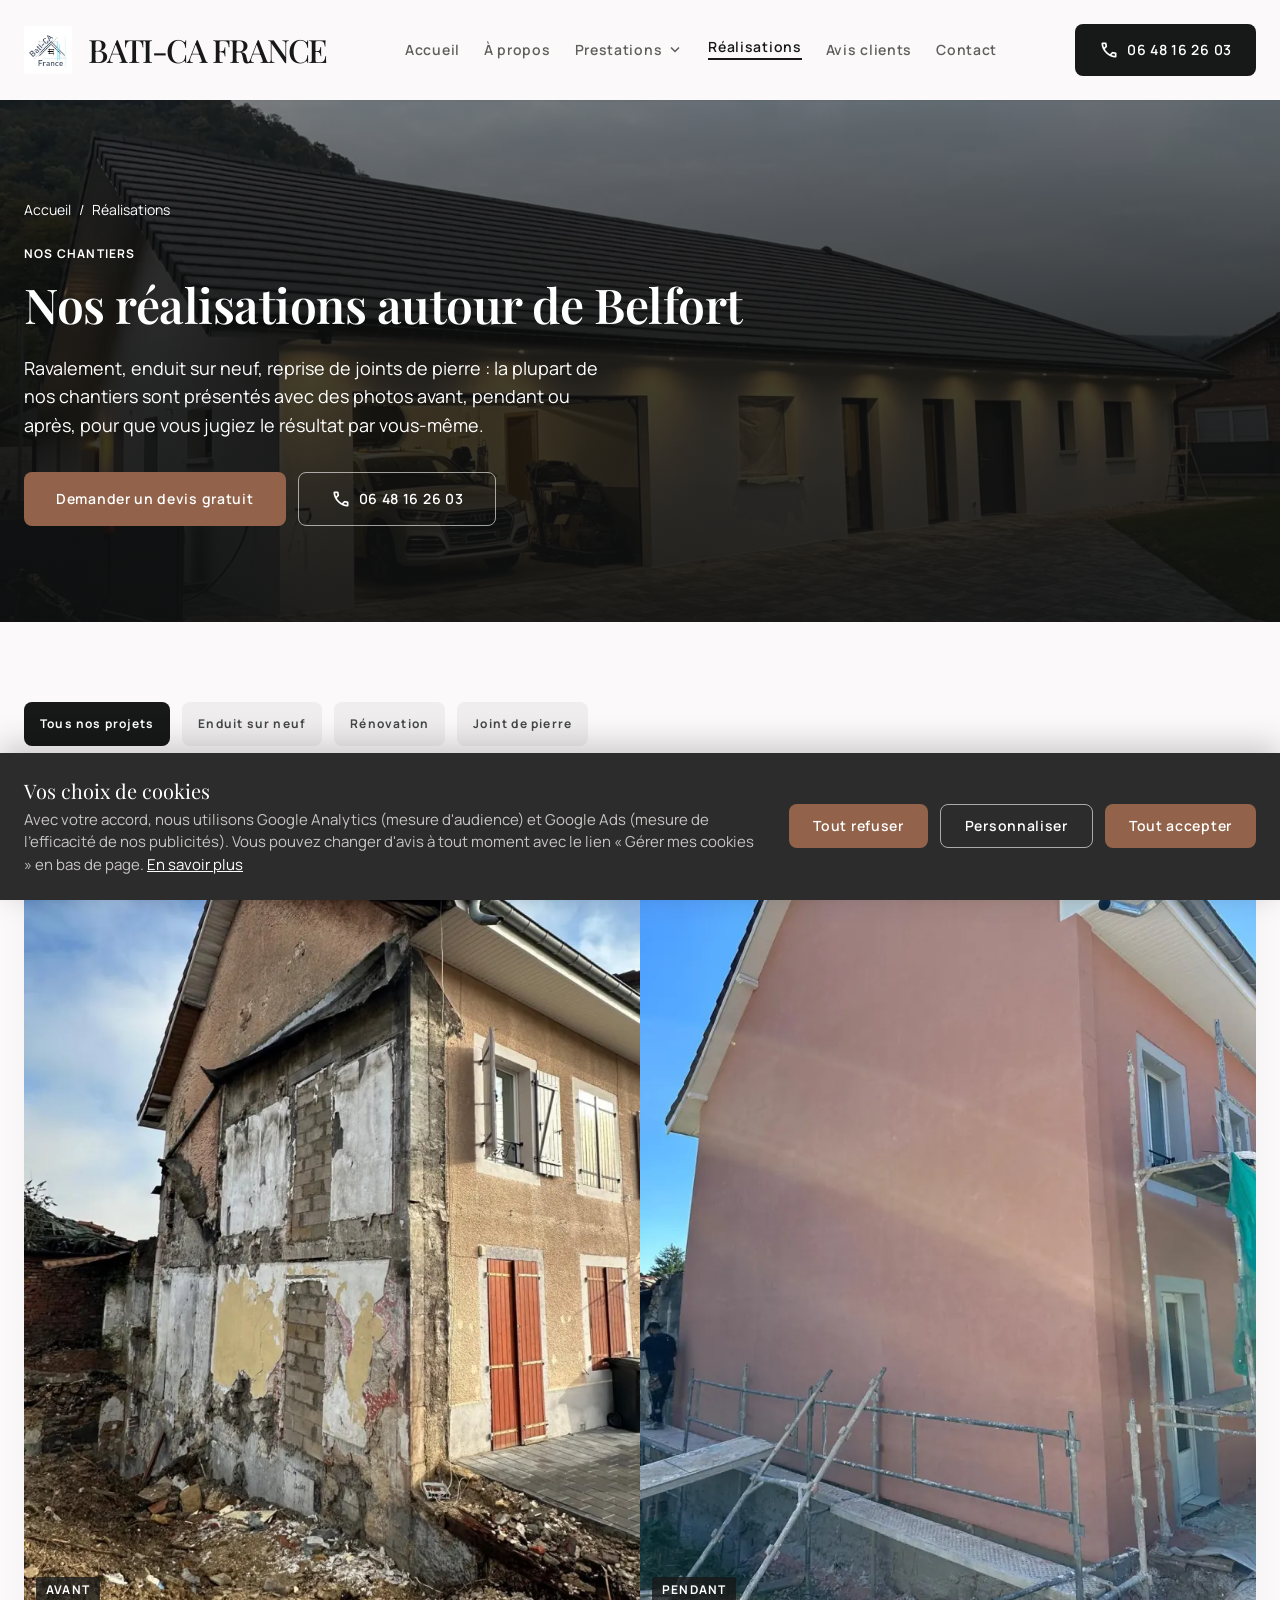
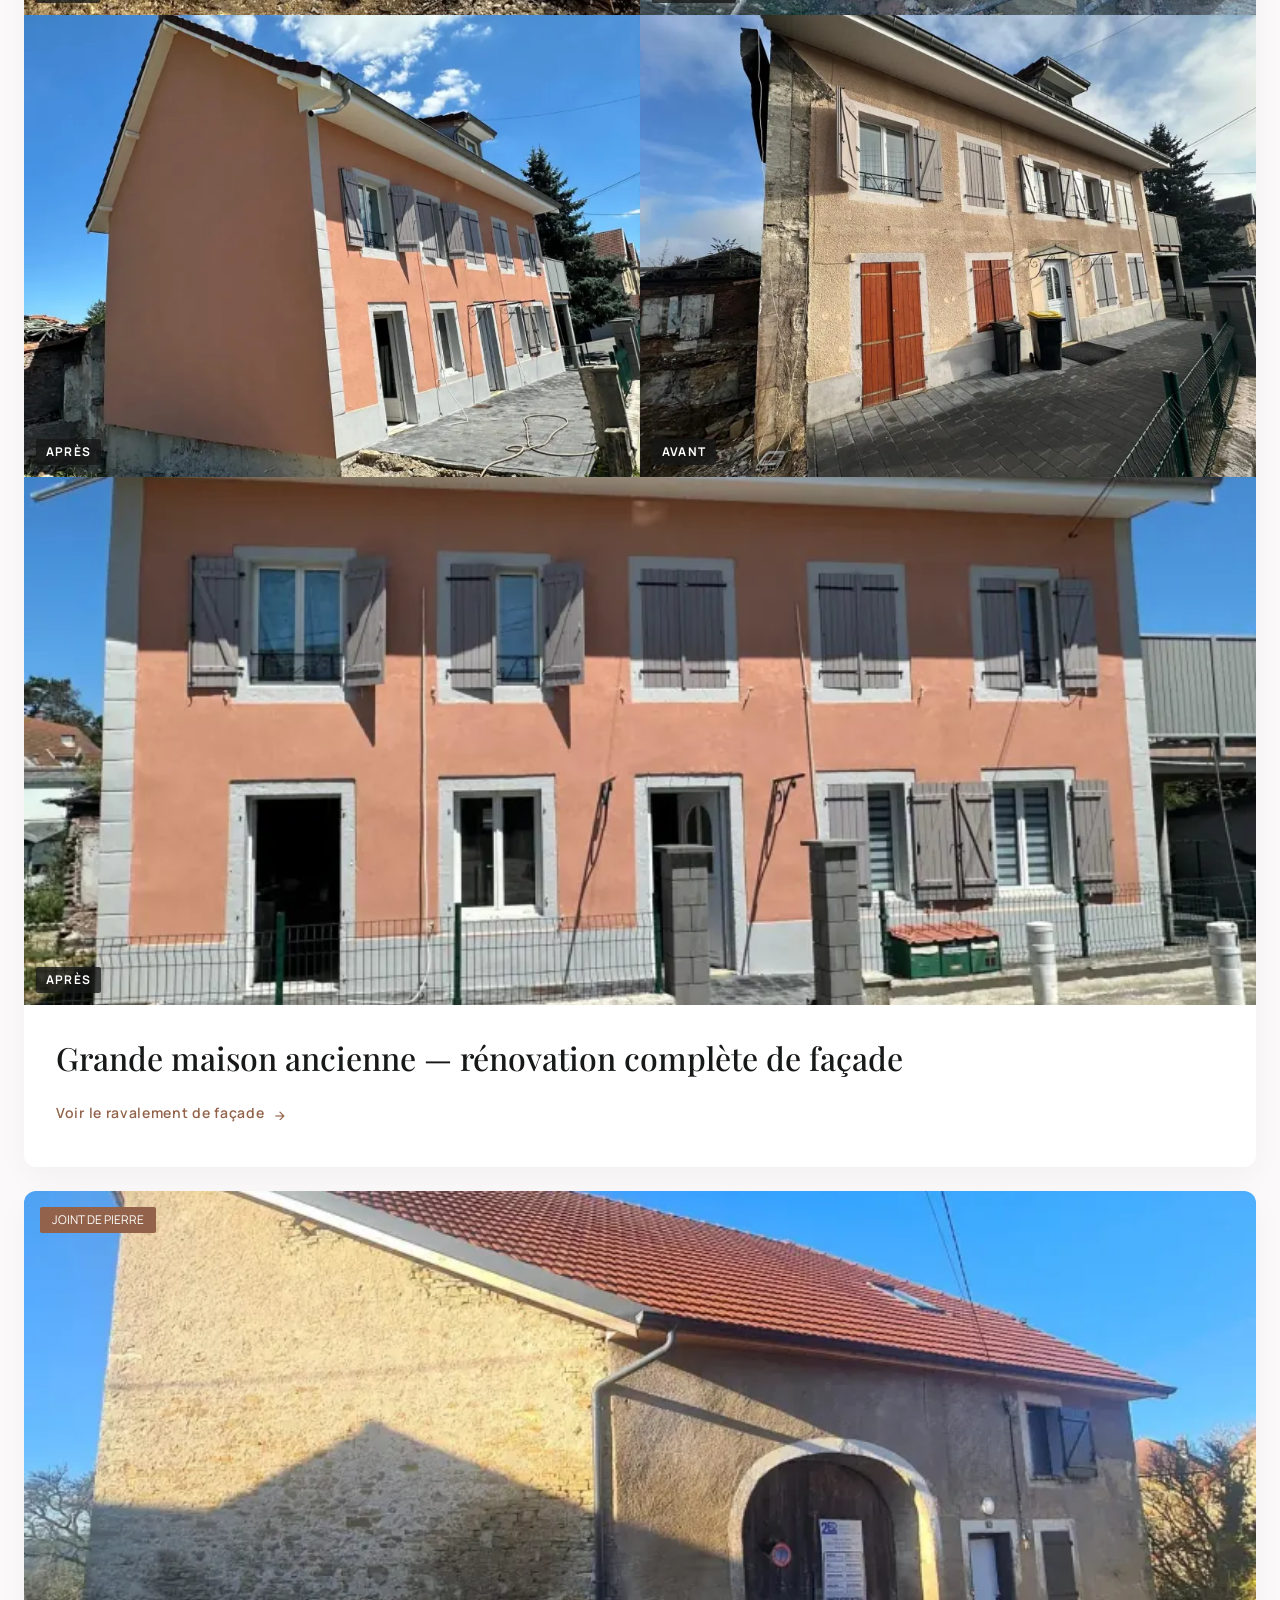
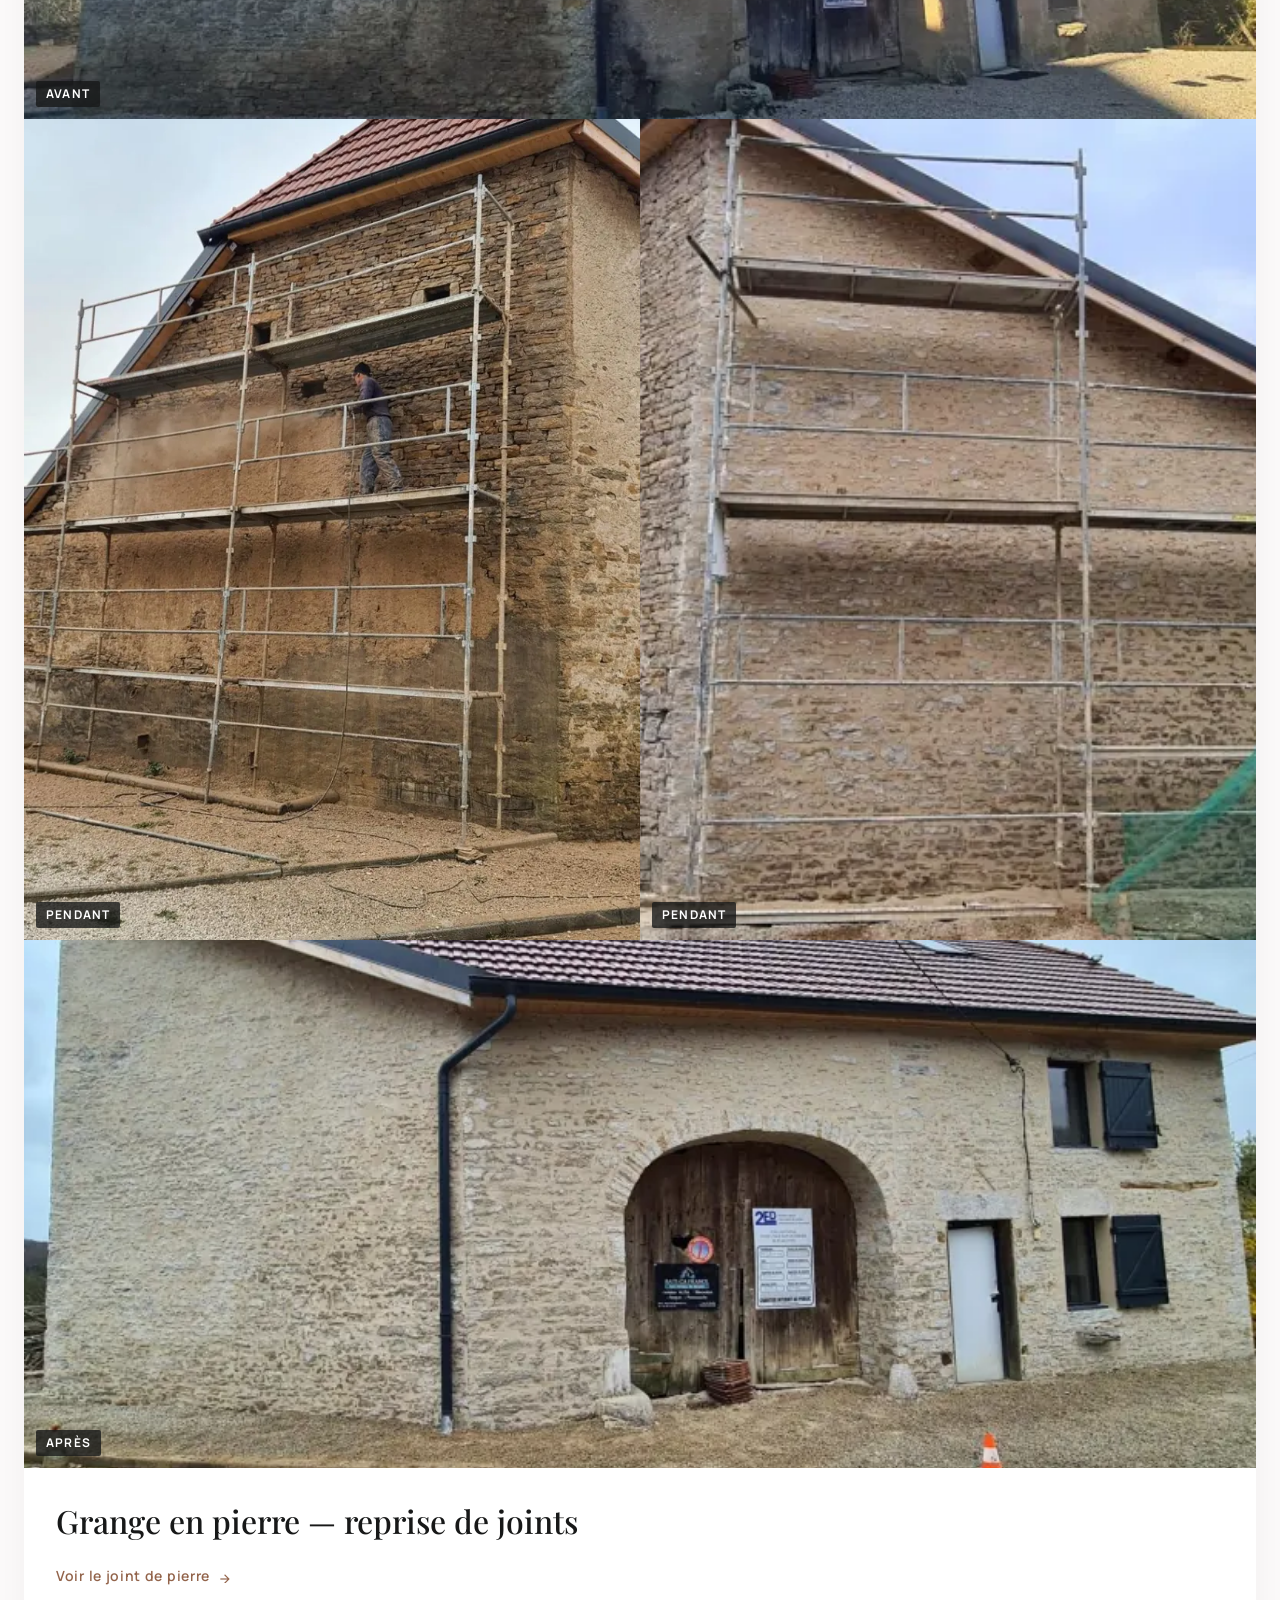
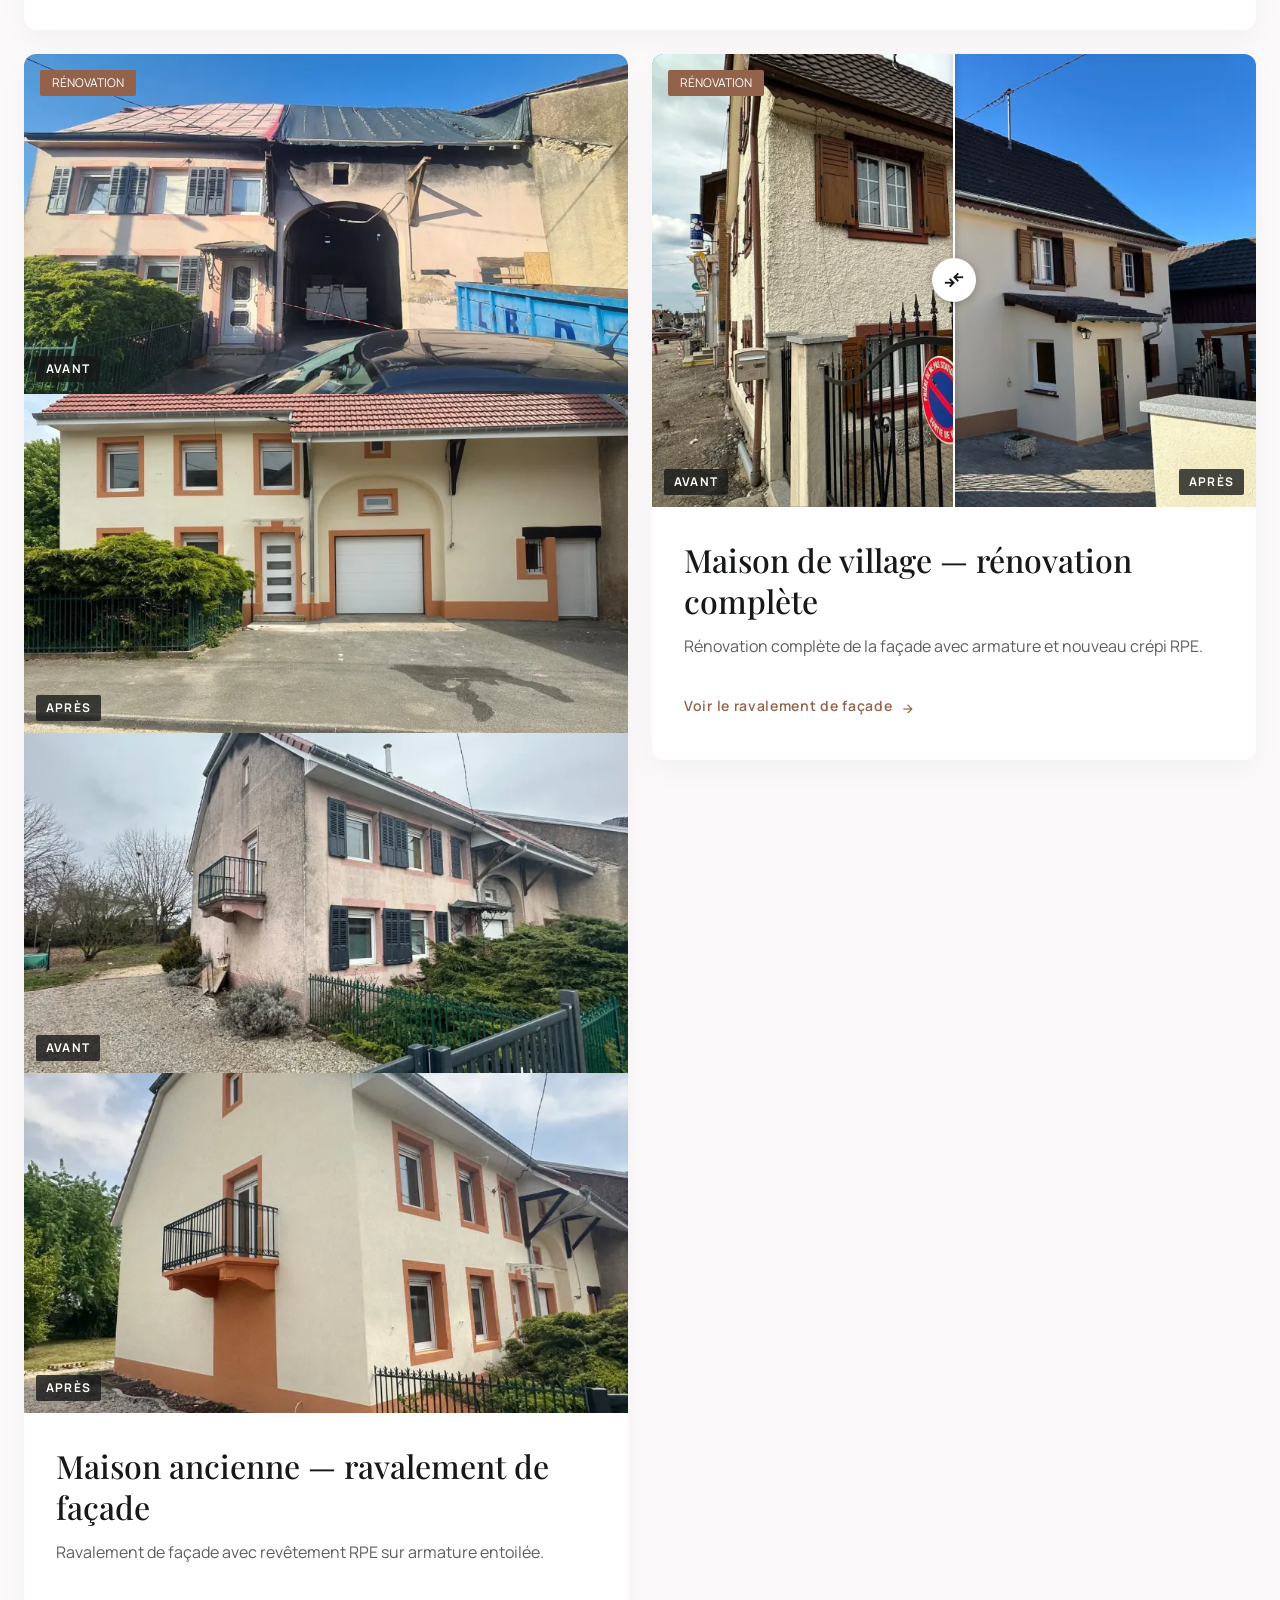
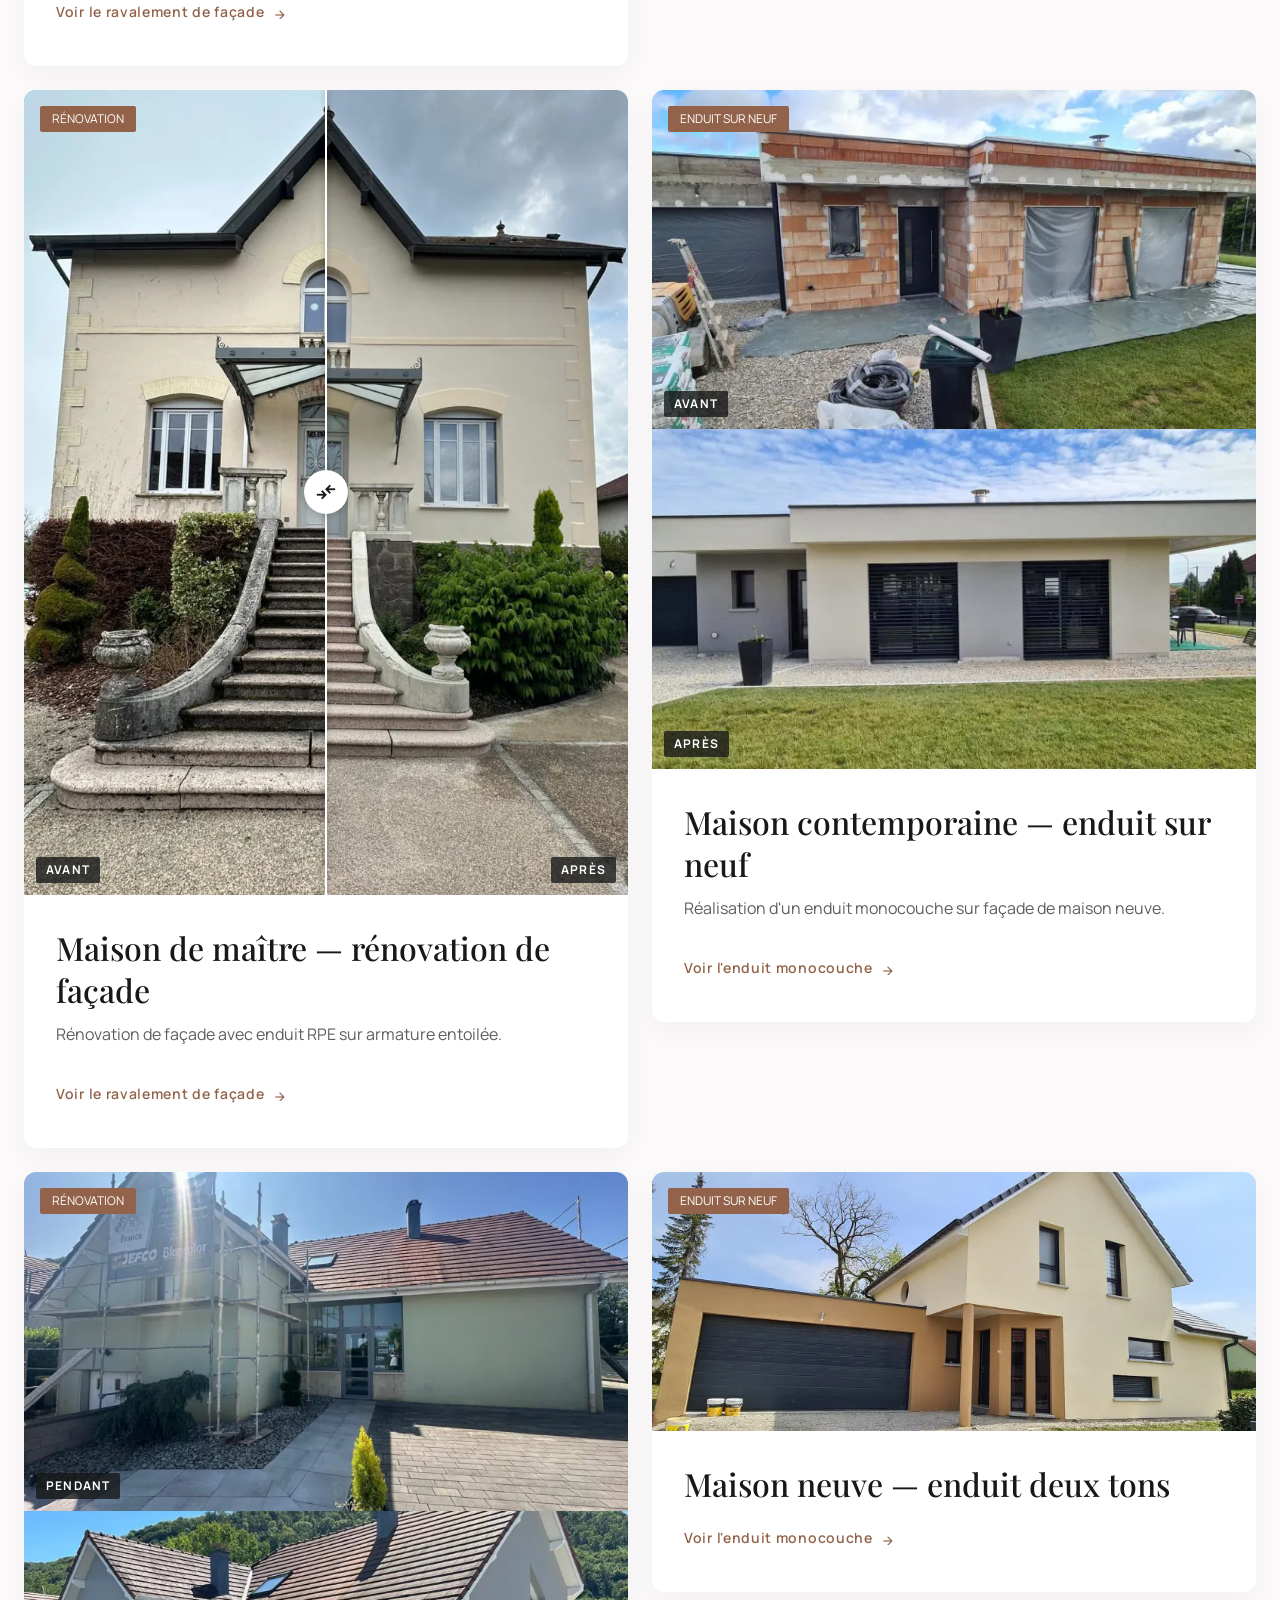
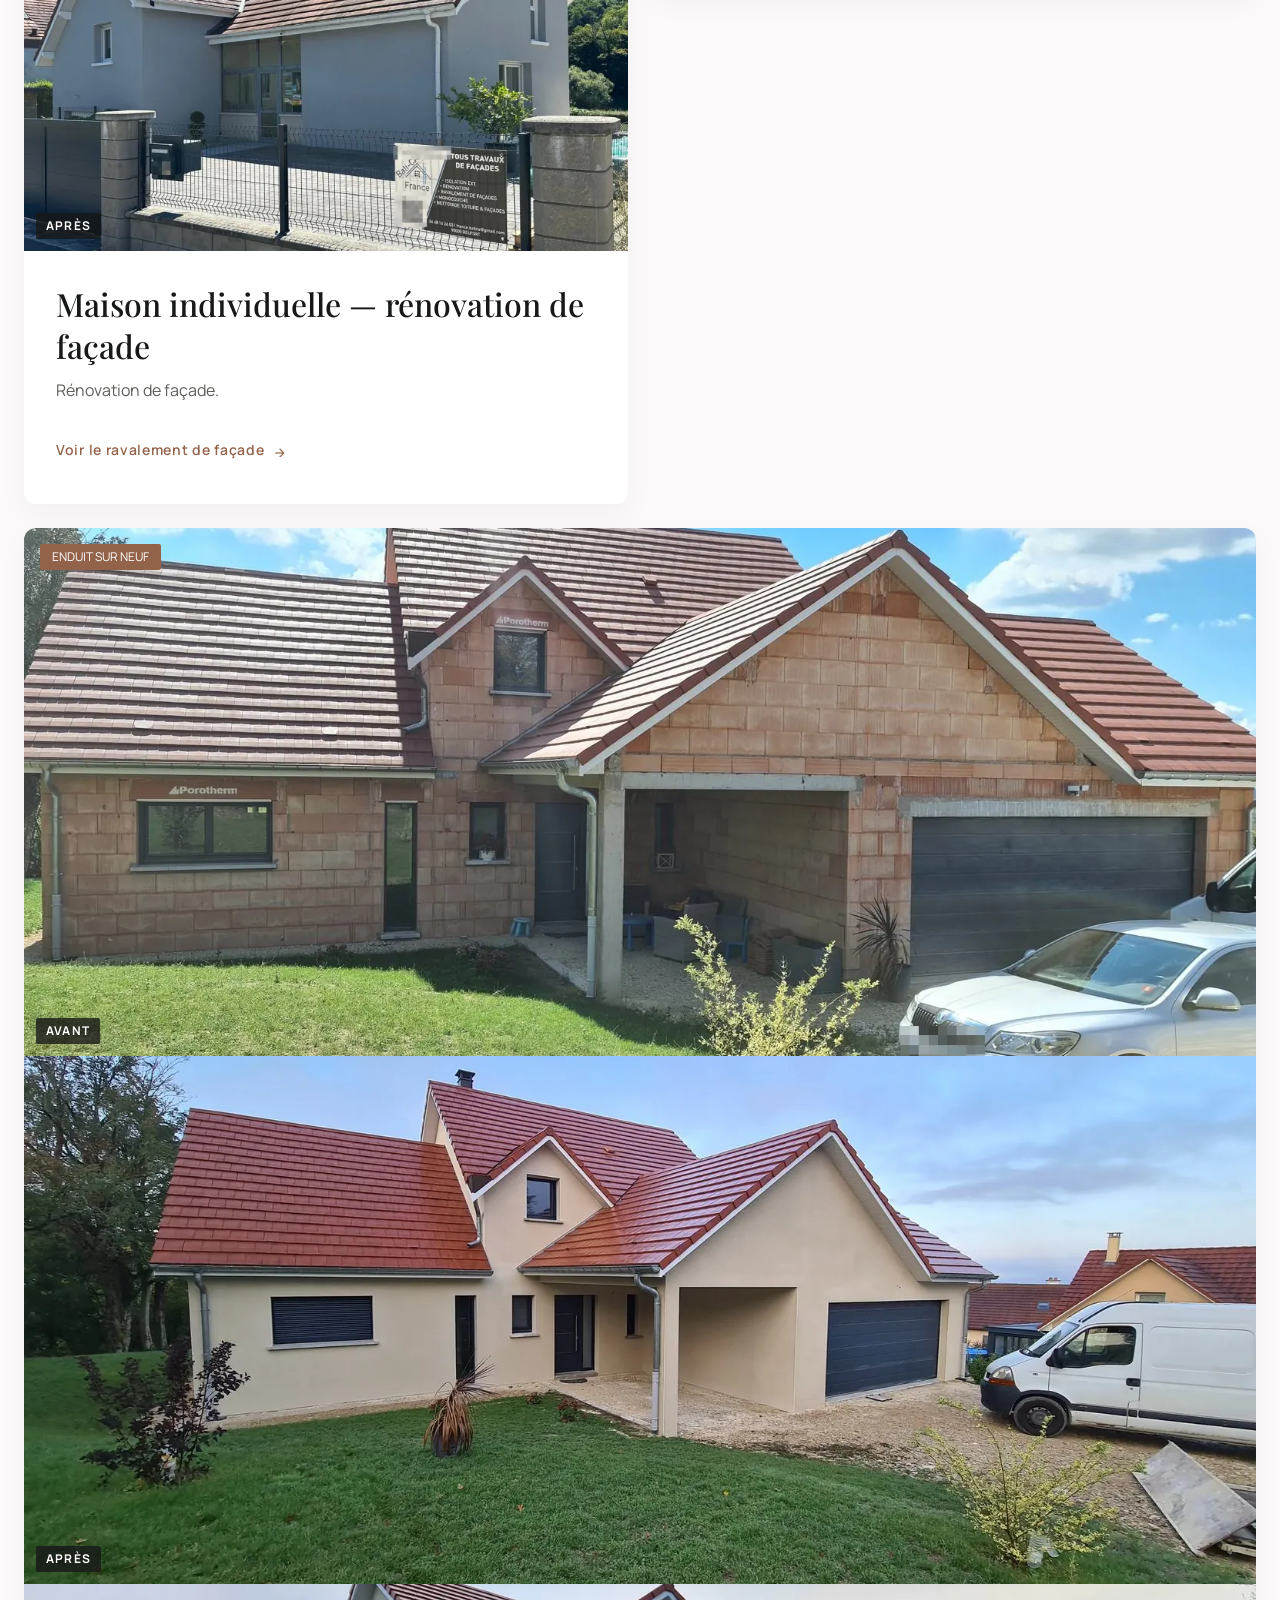
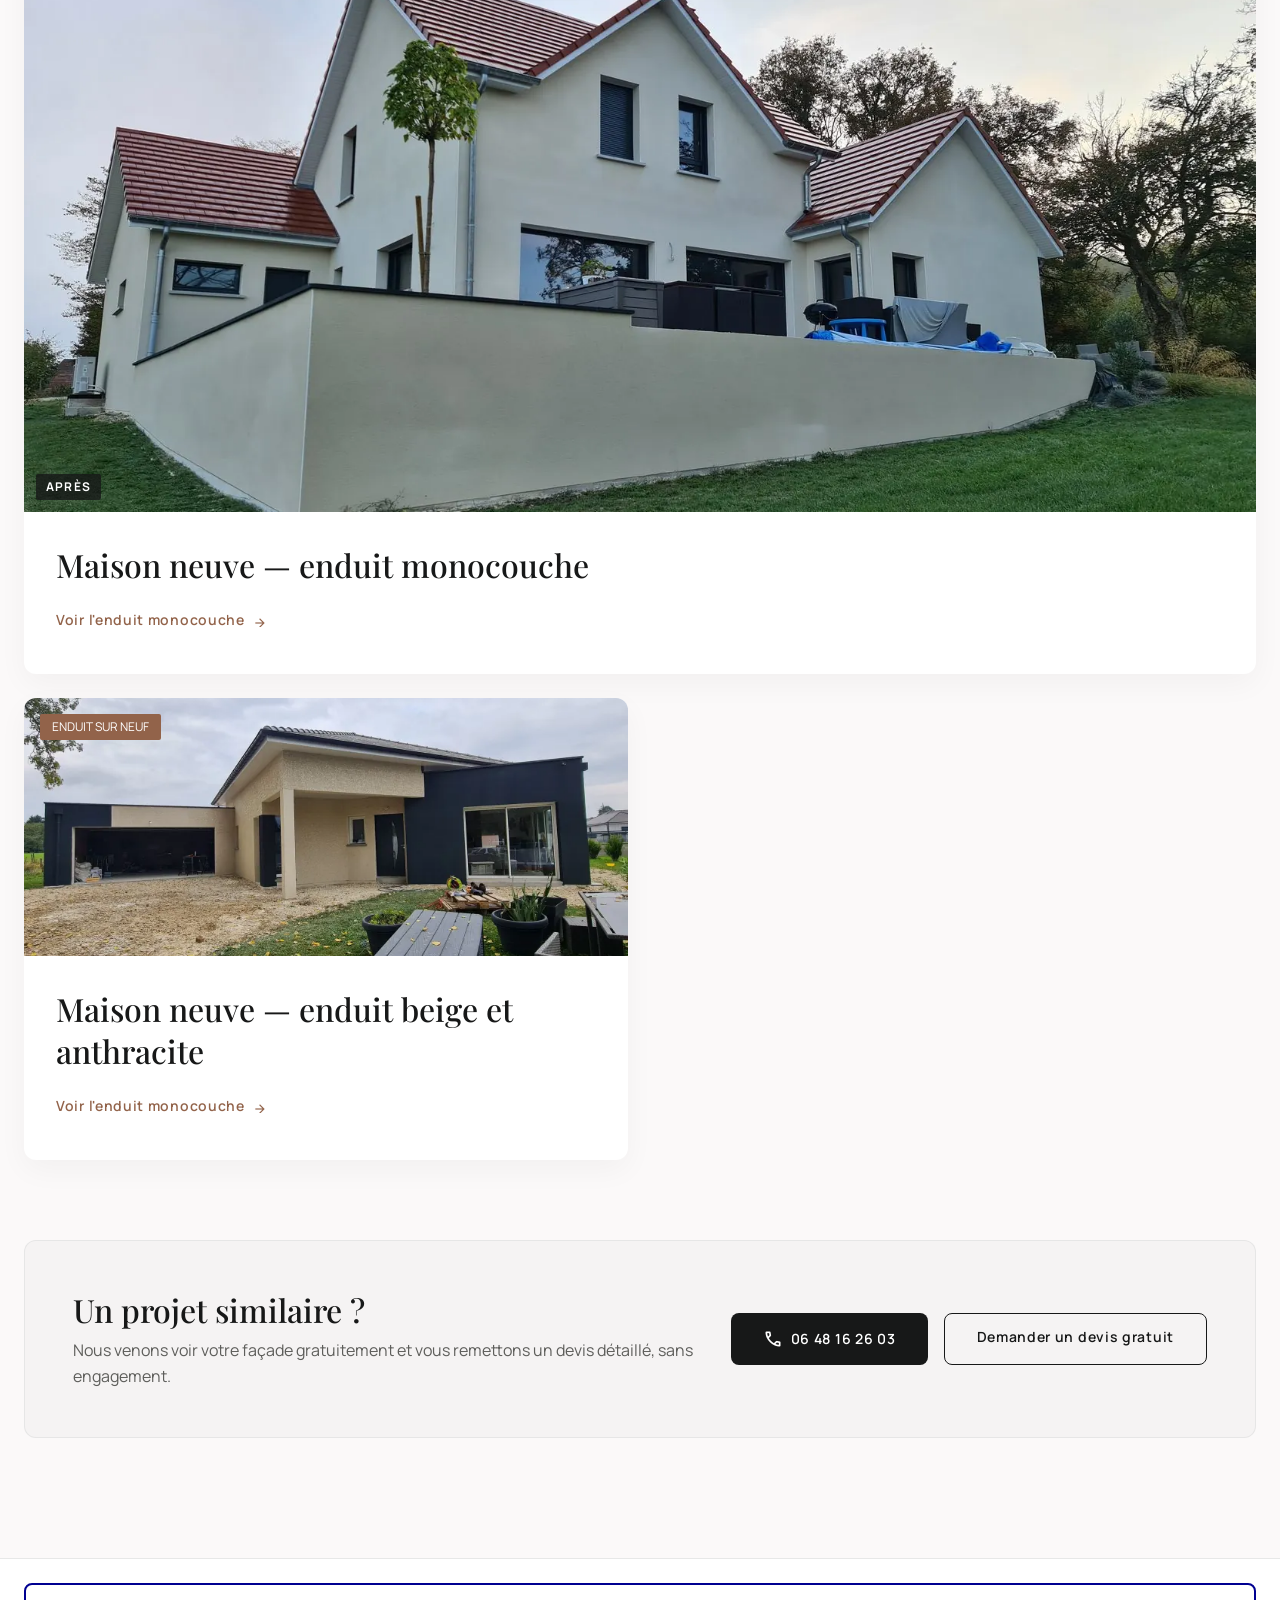
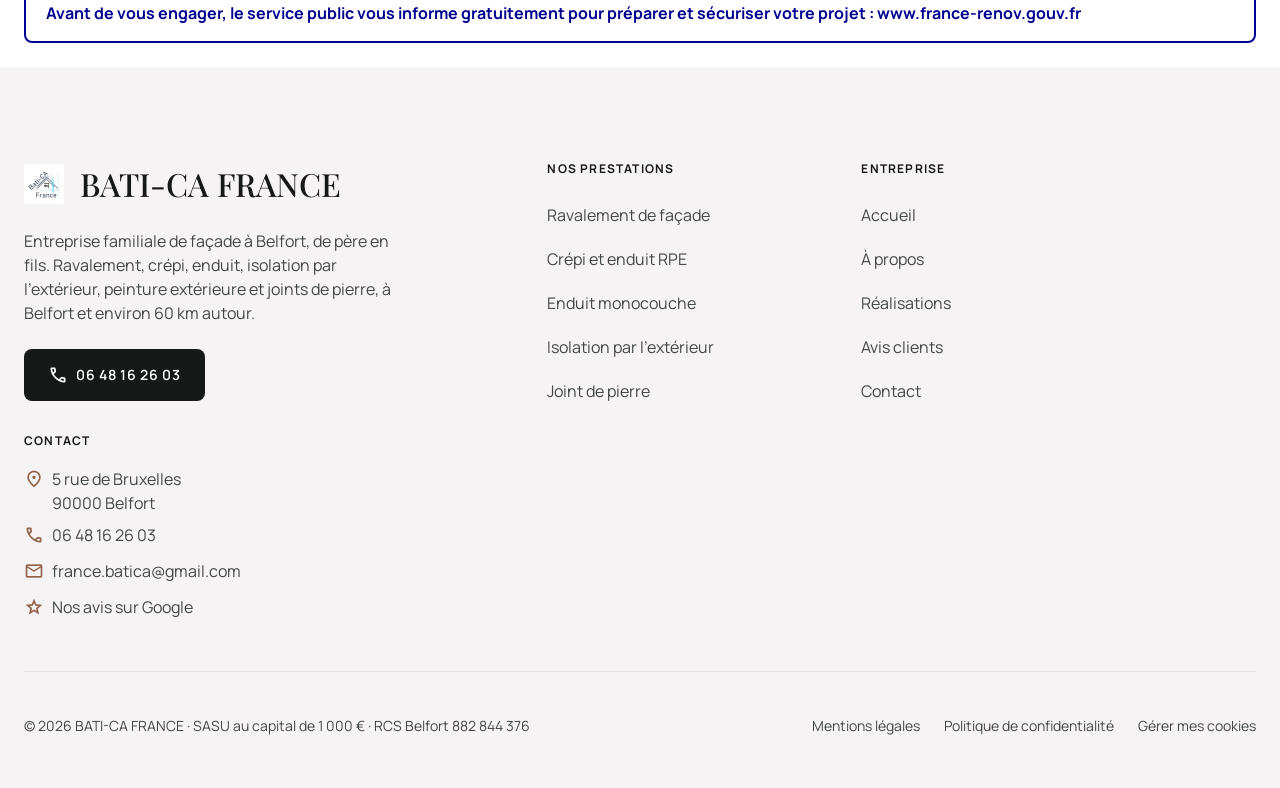
<file: realisations.html>
<!DOCTYPE html>
<html lang="fr">
<head>
<meta charset="utf-8"/>
<meta name="viewport" content="width=device-width, initial-scale=1"/>
<title>Réalisations : façades rénovées autour de Belfort | BATI-CA FRANCE</title>
<meta name="description" content="Chantiers de ravalement, d'enduit monocouche sur neuf et de joints de pierre réalisés par BATI-CA FRANCE autour de Belfort, en photos avant et après."/>
<link rel="canonical" href="https://baticafrance.fr/realisations"/>
<meta property="og:type" content="website"/>
<meta property="og:locale" content="fr_FR"/>
<meta property="og:site_name" content="BATI-CA FRANCE"/>
<meta property="og:title" content="Réalisations : façades rénovées autour de Belfort | BATI-CA FRANCE"/>
<meta property="og:description" content="Chantiers de ravalement, d'enduit monocouche sur neuf et de joints de pierre réalisés par BATI-CA FRANCE autour de Belfort, en photos avant et après."/>
<meta property="og:url" content="https://baticafrance.fr/realisations"/>
<meta property="og:image" content="https://baticafrance.fr/images/logo-bati-ca-france.jpg"/>
<meta property="og:image:width" content="620"/>
<meta property="og:image:height" content="613"/>
<meta property="og:image:alt" content="Logo BATI-CA FRANCE"/>
<meta name="twitter:card" content="summary"/>
<meta name="twitter:title" content="Réalisations : façades rénovées autour de Belfort | BATI-CA FRANCE"/>
<meta name="twitter:description" content="Chantiers de ravalement, d'enduit monocouche sur neuf et de joints de pierre réalisés par BATI-CA FRANCE autour de Belfort, en photos avant et après."/>
<meta name="twitter:image" content="https://baticafrance.fr/images/logo-bati-ca-france.jpg"/>
<meta name="theme-color" content="#fbf9f9"/>
<link rel="preload" href="/fonts/manrope-latin.woff2" as="font" type="font/woff2" crossorigin/>
<link rel="preload" href="/fonts/playfair-display-latin.woff2" as="font" type="font/woff2" crossorigin/>
<link rel="stylesheet" href="/css/site.css?v=2"/>
<link rel="icon" type="image/png" sizes="32x32" href="/favicon-32x32.png"/>
<link rel="icon" type="image/png" sizes="16x16" href="/favicon-16x16.png"/>
<link rel="apple-touch-icon" sizes="180x180" href="/apple-touch-icon.png"/>
<link rel="manifest" href="/site.webmanifest"/>
<script>document.documentElement.className += ' js'; window.baticaSecours = setTimeout(function () { document.documentElement.className = document.documentElement.className.replace(' js', ''); }, 4000);</script>
<script src="/js/site.js?v=2" defer></script>
<script type="application/ld+json">
{
  "@context": "https://schema.org",
  "@type": "BreadcrumbList",
  "itemListElement": [
    { "@type": "ListItem", "position": 1, "name": "Accueil", "item": "https://baticafrance.fr/" },
    { "@type": "ListItem", "position": 2, "name": "Réalisations", "item": "https://baticafrance.fr/realisations" }
  ]
}
</script>
</head>
<body class="bg-background text-on-background font-body-md">
<a href="#contenu" class="sr-only focus:not-sr-only focus:fixed focus:top-2 focus:left-2 focus:z-[200] focus:bg-white focus:text-primary focus:px-4 focus:py-3 focus:rounded-lg focus:shadow-lg">Aller au contenu</a>
<div class="hidden fixed bottom-0 left-0 w-full z-[100] p-4 md:px-gutter md:py-6 bg-primary-container text-on-primary shadow-[0_-8px_30px_rgba(0,0,0,0.2)]" id="cookie-banner" role="region" aria-label="Choix des cookies">
<div class="max-w-container-max mx-auto" id="cookie-simple-view">
<div class="flex flex-col lg:flex-row lg:items-center justify-between gap-4 lg:gap-8">
<div class="flex-1">
<p class="font-headline-md text-lg md:text-xl mb-1 outline-none" id="cookie-title" tabindex="-1">Vos choix de cookies</p>
<p class="font-body-md text-[15px] text-on-primary-container">Avec votre accord, nous utilisons Google Analytics (mesure d'audience) et Google Ads (mesure de l'efficacité de nos publicités). Vous pouvez changer d'avis à tout moment avec le lien « Gérer mes cookies » en bas de page. <a class="underline text-white" href="/confidentialite#cookies">En savoir plus</a></p>
</div>
<div class="flex flex-col sm:flex-row gap-3 shrink-0">
<button type="button" class="font-button text-button bg-bronze text-white px-6 py-3 rounded-lg hover:bg-white hover:text-primary transition-colors min-h-[44px]" data-cookie="refuser">Tout refuser</button>
<button type="button" class="font-button text-button border border-white/60 px-6 py-3 rounded-lg hover:bg-white/10 transition-colors min-h-[44px]" data-cookie="personnaliser">Personnaliser</button>
<button type="button" class="font-button text-button bg-bronze text-white px-6 py-3 rounded-lg hover:bg-white hover:text-primary transition-colors min-h-[44px]" data-cookie="accepter">Tout accepter</button>
</div>
</div>
</div>
<div class="max-w-container-max mx-auto hidden" id="cookie-settings-view">
<p class="font-headline-md text-lg md:text-xl mb-4 outline-none" id="cookie-settings-title" tabindex="-1">Préférences de cookies</p>
<div class="space-y-3 mb-5">
<div class="flex items-center justify-between gap-6 bg-white/10 rounded-lg p-4">
<div>
<p class="font-bold mb-1">Cookies nécessaires</p>
<p class="text-sm text-on-primary-container">Mémorisent votre choix de cookies (6 mois). Toujours actifs.</p>
</div>
<input checked class="w-6 h-6 shrink-0" disabled type="checkbox" aria-label="Cookies nécessaires (toujours actifs)"/>
</div>
<label class="flex items-center justify-between gap-6 bg-white/10 rounded-lg p-4 cursor-pointer" for="cookie-stats">
<span>
<span class="block font-bold mb-1">Mesure d'audience (Google Analytics)</span>
<span class="block text-sm text-on-primary-container">Nous aide à savoir quelles pages sont consultées.</span>
</span>
<input class="w-6 h-6 shrink-0" id="cookie-stats" type="checkbox"/>
</label>
<label class="flex items-center justify-between gap-6 bg-white/10 rounded-lg p-4 cursor-pointer" for="cookie-marketing">
<span>
<span class="block font-bold mb-1">Publicité (Google Ads)</span>
<span class="block text-sm text-on-primary-container">Mesure les appels et demandes de devis venant de nos annonces.</span>
</span>
<input class="w-6 h-6 shrink-0" id="cookie-marketing" type="checkbox"/>
</label>
</div>
<div class="flex flex-col sm:flex-row gap-3">
<button type="button" class="font-button text-button bg-bronze text-white px-6 py-3 rounded-lg hover:bg-white hover:text-primary transition-colors min-h-[44px]" data-cookie="refuser">Tout refuser</button>
<button type="button" class="font-button text-button border border-white/60 px-6 py-3 rounded-lg hover:bg-white/10 transition-colors min-h-[44px]" data-cookie="enregistrer">Enregistrer mes choix</button>
<button type="button" class="font-button text-button bg-bronze text-white px-6 py-3 rounded-lg hover:bg-white hover:text-primary transition-colors min-h-[44px]" data-cookie="accepter">Tout accepter</button>
</div>
</div>
</div>
<header class="sticky top-0 w-full z-50 bg-background/95 backdrop-blur-md shadow-sm">
<div class="flex justify-between items-center w-full max-w-container-max mx-auto px-margin-mobile md:px-gutter py-3 md:py-6">
<a class="flex items-center gap-3 md:gap-4" href="/" aria-label="BATI-CA FRANCE – accueil">
<picture><source type="image/webp" srcset="/images/logo-bati-ca-france-160.webp"/><img alt="" class="h-10 md:h-12 w-auto" src="/images/logo-bati-ca-france.jpg" width="49" height="48"/></picture>
<span class="font-headline-md text-[22px] md:text-headline-md font-bold tracking-tighter text-primary">BATI-CA FRANCE</span>
</a>
<nav class="hidden xl:flex gap-6 items-center whitespace-nowrap" aria-label="Menu principal">
<a class="nav-link font-button text-button text-secondary hover:text-primary transition-colors" href="/">Accueil</a>
<a class="nav-link font-button text-button text-secondary hover:text-primary transition-colors" href="/#propos">À propos</a>
<div class="relative dropdown" data-dropdown>
<button type="button" class="nav-link font-button text-button text-secondary hover:text-primary transition-colors flex items-center gap-1" aria-expanded="false" aria-controls="menu-prestations" data-dropdown-toggle>Prestations <span class="material-symbols-outlined text-[18px]" aria-hidden="true">expand_more</span></button>
<div class="dropdown-panel absolute left-1/2 -translate-x-1/2 top-full pt-5 z-50" id="menu-prestations">
<ul class="bg-white rounded-xl shadow-[0px_16px_40px_rgba(0,0,0,0.12)] border border-outline-variant/30 py-3 w-[280px]">
<li><a class="block px-6 py-3 font-body-md text-[15px] text-on-surface-variant hover:bg-surface-container hover:text-primary transition-colors" href="/ravalement-facade">Ravalement de façade</a></li>
<li><a class="block px-6 py-3 font-body-md text-[15px] text-on-surface-variant hover:bg-surface-container hover:text-primary transition-colors" href="/crepi-enduit-rpe">Crépi et enduit RPE</a></li>
<li><a class="block px-6 py-3 font-body-md text-[15px] text-on-surface-variant hover:bg-surface-container hover:text-primary transition-colors" href="/enduit-monocouche">Enduit monocouche</a></li>
<li><a class="block px-6 py-3 font-body-md text-[15px] text-on-surface-variant hover:bg-surface-container hover:text-primary transition-colors" href="/isolation-exterieure">Isolation par l'extérieur</a></li>
<li><a class="block px-6 py-3 font-body-md text-[15px] text-on-surface-variant hover:bg-surface-container hover:text-primary transition-colors" href="/joint-de-pierre">Joint de pierre</a></li>
</ul>
</div>
</div>
<a class="nav-link font-button text-button text-primary border-b-2 border-primary pb-1" href="/realisations" aria-current="page">Réalisations</a>
<a class="nav-link font-button text-button text-secondary hover:text-primary transition-colors" href="/#temoignages">Avis clients</a>
<a class="nav-link font-button text-button text-secondary hover:text-primary transition-colors" href="/#contact">Contact</a>
</nav>
<a class="hidden xl:flex items-center gap-2 whitespace-nowrap bg-primary text-on-primary px-6 py-4 rounded-lg font-button text-button hover:bg-bronze transition-all duration-300 transform hover:-translate-y-1" href="tel:+33648162603" aria-label="Appeler BATI-CA FRANCE au 06 48 16 26 03">
<span class="material-symbols-outlined text-[20px]" aria-hidden="true">call</span>06 48 16 26 03
</a>
<div class="flex items-center gap-2 xl:hidden">
<a class="flex items-center justify-center w-11 h-11 rounded-lg bg-primary text-on-primary" href="tel:+33648162603" aria-label="Appeler BATI-CA FRANCE au 06 48 16 26 03"><span class="material-symbols-outlined" aria-hidden="true">call</span></a>
<button type="button" class="flex items-center justify-center w-11 h-11 text-primary" id="mobile-menu-toggle" aria-controls="mobile-menu" aria-expanded="false" aria-label="Ouvrir le menu">
<span class="material-symbols-outlined" id="mobile-menu-icon" aria-hidden="true">menu</span>
</button>
</div>
</div>
<nav class="xl:hidden flex-col gap-1 px-margin-mobile pb-6 bg-background border-t border-outline-variant/30 max-h-[calc(100vh-72px)] overflow-y-auto" id="mobile-menu" aria-label="Menu mobile">
<a class="font-button text-button text-secondary py-3 min-h-[44px] flex items-center" href="/">Accueil</a>
<a class="font-button text-button text-secondary py-3 min-h-[44px] flex items-center" href="/#propos">À propos</a>
<p class="font-label-caps text-label-caps text-bronze pt-4 pb-1">NOS PRESTATIONS</p>
<a class="font-body-md text-[15px] text-secondary py-2 pl-3 min-h-[44px] flex items-center" href="/ravalement-facade">Ravalement de façade</a>
<a class="font-body-md text-[15px] text-secondary py-2 pl-3 min-h-[44px] flex items-center" href="/crepi-enduit-rpe">Crépi et enduit RPE</a>
<a class="font-body-md text-[15px] text-secondary py-2 pl-3 min-h-[44px] flex items-center" href="/enduit-monocouche">Enduit monocouche</a>
<a class="font-body-md text-[15px] text-secondary py-2 pl-3 min-h-[44px] flex items-center" href="/isolation-exterieure">Isolation par l'extérieur</a>
<a class="font-body-md text-[15px] text-secondary py-2 pl-3 min-h-[44px] flex items-center" href="/joint-de-pierre">Joint de pierre</a>
<a class="font-button text-button text-primary font-bold py-3 mt-2 min-h-[44px] flex items-center" href="/realisations" aria-current="page">Réalisations</a>
<a class="font-button text-button text-secondary py-3 min-h-[44px] flex items-center" href="/#temoignages">Avis clients</a>
<a class="font-button text-button text-secondary py-3 min-h-[44px] flex items-center" href="/#contact">Contact</a>
<a class="flex items-center justify-center gap-2 bg-primary text-on-primary px-6 py-4 rounded-lg font-button text-button text-center mt-2" href="tel:+33648162603"><span class="material-symbols-outlined text-[20px]" aria-hidden="true">call</span>Appeler le 06 48 16 26 03</a>
</nav>
</header>
<main id="contenu">
<!-- Hero : bandeau photo pleine largeur -->
<section class="relative w-full overflow-hidden" style="min-height: 58vh;">
<picture class="contents"><source type="image/webp" srcset="/images/realisations/j-maison-plain-pied-800.webp 800w, /images/realisations/j-maison-plain-pied.webp 1600w" sizes="100vw"/><img class="absolute inset-0 w-full h-full object-cover" style="object-position: center 45%;" alt="Maison de plain-pied réalisée par BATI-CA FRANCE, façade enduite éclairée à la tombée du jour" fetchpriority="high" src="/images/realisations/j-maison-plain-pied.jpg" width="1600" height="1200"/></picture>
<div class="absolute inset-0" style="background: linear-gradient(to top, rgba(15,16,16,0.92) 0%, rgba(15,16,16,0.78) 50%, rgba(15,16,16,0.5) 100%);"></div>
<div class="relative z-10 flex items-end w-full" style="min-height: 58vh;">
<div class="w-full max-w-container-max mx-auto px-margin-mobile md:px-gutter pb-section-padding-mobile md:pb-24">
<nav aria-label="Fil d'Ariane" class="mb-4"><ol class="flex flex-wrap items-center gap-2 text-sm text-white"><li><a class="inline-flex items-center min-h-[44px] underline-offset-4 hover:underline" href="/">Accueil</a></li><li aria-hidden="true">/</li><li aria-current="page">Réalisations</li></ol></nav>
<span class="font-label-caps text-label-caps text-white uppercase tracking-widest mb-4 block">Nos chantiers</span>
<h1 class="font-headline-lg text-headline-lg-mobile md:text-headline-lg text-white mb-5 max-w-3xl">Nos réalisations autour de Belfort</h1>
<p class="font-body-lg text-body-lg text-white max-w-xl">Ravalement, enduit sur neuf, reprise de joints de pierre : la plupart de nos chantiers sont présentés avec des photos avant, pendant ou après, pour que vous jugiez le résultat par vous-même.</p>
<div class="flex flex-col sm:flex-row gap-3 mt-8"><a class="flex items-center justify-center bg-bronze text-white px-8 py-4 rounded-lg font-button text-button hover:bg-white hover:text-primary transition-colors" href="/#contact">Demander un devis gratuit</a><a class="flex items-center justify-center gap-2 border border-white/60 text-white px-8 py-4 rounded-lg font-button text-button hover:bg-white/10 transition-colors" href="tel:+33648162603"><span class="material-symbols-outlined text-[20px]" aria-hidden="true">call</span>06 48 16 26 03</a></div>
</div>
</div>
</section>

<!-- Projects Gallery Grid -->
<section class="pt-12 md:pt-20 pb-section-padding-mobile md:pb-section-padding-desktop">
<div class="max-w-container-max mx-auto px-margin-mobile md:px-gutter">

<!-- Filtres -->
<div class="flex flex-wrap gap-3 mb-12" id="filters" role="group" aria-label="Filtrer les projets par type de travaux">
<button type="button" data-filter="tous" aria-pressed="true" class="filter-chip is-active bg-surface-container text-on-surface-variant px-4 py-3 min-h-[44px] rounded-lg font-label-caps text-label-caps hover:bg-surface-container-highest transition-colors">Tous nos projets</button>
<button type="button" data-filter="enduit-neuf" aria-pressed="false" class="filter-chip bg-surface-container text-on-surface-variant px-4 py-3 min-h-[44px] rounded-lg font-label-caps text-label-caps hover:bg-surface-container-highest transition-colors">Enduit sur neuf</button>
<button type="button" data-filter="renovation" aria-pressed="false" class="filter-chip bg-surface-container text-on-surface-variant px-4 py-3 min-h-[44px] rounded-lg font-label-caps text-label-caps hover:bg-surface-container-highest transition-colors">Rénovation</button>
<button type="button" data-filter="joint-pierre" aria-pressed="false" class="filter-chip bg-surface-container text-on-surface-variant px-4 py-3 min-h-[44px] rounded-lg font-label-caps text-label-caps hover:bg-surface-container-highest transition-colors">Joint de pierre</button>
</div>

<!-- Grille -->
<p class="sr-only" id="filter-status" role="status" aria-live="polite"></p>
<div class="grid grid-cols-1 lg:grid-cols-2 lg:grid-flow-dense gap-gutter items-start" id="projects-grid">

<!-- ============ Projet vedette : grande maison ancienne ============ -->
<article id="grande-maison-ancienne" class="project-card card-lift lg:col-span-2 bg-white rounded-xl overflow-hidden shadow-[0px_10px_30px_rgba(0,0,0,0.04)]" data-category="renovation">
<div class="relative grid grid-cols-1 md:grid-cols-2">
<div class="relative" style="aspect-ratio: 3/4;">
<picture class="contents"><source type="image/webp" srcset="/images/realisations/f-grande-maison-avant-01-800.webp 800w, /images/realisations/f-grande-maison-avant-01.webp 1050w" sizes="(min-width: 768px) 50vw, 100vw"/><img class="w-full h-full object-cover" alt="Pignon de la grande maison avant travaux : ancien enduit arraché et traces d'une construction voisine démolie" loading="lazy" decoding="async" src="/images/realisations/f-grande-maison-avant-01.jpg" width="1050" height="1400"/></picture>
<span class="ba-tag ba-tag-left">Avant</span>
</div>
<div class="relative" style="aspect-ratio: 3/4;">
<picture class="contents"><source type="image/webp" srcset="/images/realisations/f-grande-maison-pendant-800.webp 800w, /images/realisations/f-grande-maison-pendant.webp 1050w" sizes="(min-width: 768px) 50vw, 100vw"/><img class="w-full h-full object-cover" alt="Le même pignon en cours de travaux, enduit terracotta fraîchement appliqué sous échafaudage" loading="lazy" decoding="async" src="/images/realisations/f-grande-maison-pendant.jpg" width="1050" height="1400"/></picture>
<span class="ba-tag ba-tag-left">Pendant</span>
</div>
<div class="relative" style="aspect-ratio: 4/3;">
<picture class="contents"><source type="image/webp" srcset="/images/realisations/f-grande-maison-apres-01-800.webp 800w, /images/realisations/f-grande-maison-apres-01.webp 1400w" sizes="(min-width: 768px) 50vw, 100vw"/><img class="w-full h-full object-cover" alt="Le pignon terminé, vu d'angle avec la façade rénovée" loading="lazy" decoding="async" src="/images/realisations/f-grande-maison-apres-01.jpg" width="1400" height="1050"/></picture>
<span class="ba-tag ba-tag-left">Après</span>
</div>
<div class="relative" style="aspect-ratio: 4/3;">
<picture class="contents"><source type="image/webp" srcset="/images/realisations/f-grande-maison-avant-02-800.webp 800w, /images/realisations/f-grande-maison-avant-02.webp 1400w" sizes="(min-width: 768px) 50vw, 100vw"/><img class="w-full h-full object-cover" alt="Façade principale de la même maison avant travaux, enduit beige encrassé" loading="lazy" decoding="async" src="/images/realisations/f-grande-maison-avant-02.jpg" width="1400" height="1050"/></picture>
<span class="ba-tag ba-tag-left">Avant</span>
</div>
<div class="relative md:col-span-2" style="aspect-ratio: 21/9;">
<picture class="contents"><source type="image/webp" srcset="/images/realisations/f-grande-maison-apres-02-800.webp 800w, /images/realisations/f-grande-maison-apres-02.webp 1400w" sizes="(min-width: 768px) 50vw, 100vw"/><img class="w-full h-full object-cover" alt="La même façade principale après rénovation, enduit terracotta et encadrements gris" loading="lazy" decoding="async" src="/images/realisations/f-grande-maison-apres-02.jpg" width="1400" height="1050"/></picture>
<span class="ba-tag ba-tag-left">Après</span>
</div>
<span class="absolute top-4 left-4 z-[6] bg-bronze text-white px-3 py-1 rounded-sm font-label-caps text-[12px] uppercase">Rénovation</span>
</div>
<div class="p-8">
<h2 class="font-headline-md text-headline-md text-primary mb-3">Grande maison ancienne — rénovation complète de façade</h2>
<a class="inline-flex items-center gap-2 min-h-[44px] text-bronze font-button text-button hover:gap-4 transition-all" href="/ravalement-facade">Voir le ravalement de façade <span class="material-symbols-outlined text-sm" aria-hidden="true">arrow_forward</span></a>
</div>
</article>

<!-- ============ Grange en pierre : reprise de joints ============ -->
<article id="grange-en-pierre" class="project-card card-lift lg:col-span-2 bg-white rounded-xl overflow-hidden shadow-[0px_10px_30px_rgba(0,0,0,0.04)]" data-category="joint-pierre">
<div class="relative grid grid-cols-1 md:grid-cols-2">
<div class="relative md:col-span-2" style="aspect-ratio: 21/9;">
<picture class="contents"><source type="image/webp" srcset="/images/realisations/k-grange-pierre-avant-800.webp 800w, /images/realisations/k-grange-pierre-avant.webp 1500w" sizes="(min-width: 768px) 50vw, 100vw"/><img class="w-full h-full object-cover" alt="Façade d'une grange en pierre avant travaux, ancien enduit ciment dégradé autour du porche" loading="lazy" decoding="async" src="/images/realisations/k-grange-pierre-avant.jpg" width="1500" height="844"/></picture>
<span class="ba-tag ba-tag-left">Avant</span>
</div>
<div class="relative" style="aspect-ratio: 3/4;">
<picture class="contents"><source type="image/webp" srcset="/images/realisations/k-grange-pierre-decapage-800.webp 800w, /images/realisations/k-grange-pierre-decapage.webp 844w" sizes="(min-width: 768px) 50vw, 100vw"/><img class="w-full h-full object-cover" alt="Pignon de la grange sous échafaudage pendant le décapage, pierre mise à nu" loading="lazy" decoding="async" src="/images/realisations/k-grange-pierre-decapage.jpg" width="844" height="1500"/></picture>
<span class="ba-tag ba-tag-left">Pendant</span>
</div>
<div class="relative" style="aspect-ratio: 3/4;">
<picture class="contents"><source type="image/webp" srcset="/images/realisations/k-grange-pierre-joints-800.webp 800w, /images/realisations/k-grange-pierre-joints.webp 1500w" sizes="(min-width: 768px) 50vw, 100vw"/><img class="w-full h-full object-cover" alt="Pignon de la grange sous échafaudage pendant la reprise des joints" loading="lazy" decoding="async" src="/images/realisations/k-grange-pierre-joints.jpg" width="1500" height="844"/></picture>
<span class="ba-tag ba-tag-left">Pendant</span>
</div>
<div class="relative md:col-span-2" style="aspect-ratio: 21/9;">
<picture class="contents"><source type="image/webp" srcset="/images/realisations/k-grange-pierre-apres-800.webp 800w, /images/realisations/k-grange-pierre-apres.webp 1500w" sizes="(min-width: 768px) 50vw, 100vw"/><img class="w-full h-full object-cover" alt="Façade de la grange avec son porche après décapage et reprise complète des joints, pierre entièrement dégagée" loading="lazy" decoding="async" src="/images/realisations/k-grange-pierre-apres.jpg" width="1500" height="844"/></picture>
<span class="ba-tag ba-tag-left">Après</span>
</div>
<span class="absolute top-4 left-4 z-[6] bg-bronze text-white px-3 py-1 rounded-sm font-label-caps text-[12px] uppercase">Joint de pierre</span>
</div>
<div class="p-8">
<h2 class="font-headline-md text-headline-md text-primary mb-3">Grange en pierre — reprise de joints</h2>
<a class="inline-flex items-center gap-2 min-h-[44px] text-bronze font-button text-button hover:gap-4 transition-all" href="/joint-de-pierre">Voir le joint de pierre <span class="material-symbols-outlined text-sm" aria-hidden="true">arrow_forward</span></a>
</div>
</article>

<!-- ============ Projet 1 : maison de village, façade rue ============ -->
<article id="maison-ancienne" class="project-card card-lift bg-white rounded-xl overflow-hidden shadow-[0px_10px_30px_rgba(0,0,0,0.04)]" data-category="renovation">
<div class="ba-stack relative">
<div class="relative" style="aspect-ratio: 16/9;">
<picture class="contents"><source type="image/webp" srcset="/images/realisations/a1-maison-village-avant-800.webp 800w, /images/realisations/a1-maison-village-avant.webp 1400w" sizes="(min-width: 1024px) 50vw, 100vw"/><img alt="Façade d'une maison de village avant travaux, enduit rose défraîchi et porche en cours de reprise" loading="lazy" decoding="async" src="/images/realisations/a1-maison-village-avant.jpg" width="1400" height="788"/></picture>
<span class="ba-tag ba-tag-left">Avant</span>
</div>
<div class="relative" style="aspect-ratio: 16/9;">
<picture class="contents"><source type="image/webp" srcset="/images/realisations/a1-maison-village-apres-800.webp 800w, /images/realisations/a1-maison-village-apres.webp 1400w" sizes="(min-width: 1024px) 50vw, 100vw"/><img alt="La même façade après ravalement, enduit crème et encadrements orangés" loading="lazy" decoding="async" src="/images/realisations/a1-maison-village-apres.jpg" width="1400" height="1050"/></picture>
<span class="ba-tag ba-tag-left">Après</span>
</div>
<div class="relative" style="aspect-ratio: 16/9;">
<picture class="contents"><source type="image/webp" srcset="/images/realisations/a2-maison-ancienne-avant-800.webp 800w, /images/realisations/a2-maison-ancienne-avant.webp 1400w" sizes="(min-width: 1024px) 50vw, 100vw"/><img alt="Autre face de la même maison avant travaux" loading="lazy" decoding="async" src="/images/realisations/a2-maison-ancienne-avant.jpg" width="1400" height="1050"/></picture>
<span class="ba-tag ba-tag-left">Avant</span>
</div>
<div class="relative" style="aspect-ratio: 16/9;">
<picture class="contents"><source type="image/webp" srcset="/images/realisations/a2-maison-ancienne-apres-800.webp 800w, /images/realisations/a2-maison-ancienne-apres.webp 1400w" sizes="(min-width: 1024px) 50vw, 100vw"/><img alt="Autre face de la même maison après ravalement" loading="lazy" decoding="async" src="/images/realisations/a2-maison-ancienne-apres.jpg" width="1400" height="1050"/></picture>
<span class="ba-tag ba-tag-left">Après</span>
</div>
<span class="absolute top-4 left-4 bg-bronze text-white px-3 py-1 rounded-sm font-label-caps text-[12px] uppercase">Rénovation</span>
</div>
<div class="p-8">
<h2 class="font-headline-md text-headline-md text-primary mb-3">Maison ancienne — ravalement de façade</h2>
<p class="font-body-md text-body-md text-secondary mb-6">
                            Ravalement de façade avec revêtement RPE sur armature entoilée.
                        </p>
<a class="inline-flex items-center gap-2 min-h-[44px] text-bronze font-button text-button hover:gap-4 transition-all" href="/ravalement-facade">Voir le ravalement de façade <span class="material-symbols-outlined text-sm" aria-hidden="true">arrow_forward</span></a>
</div>
</article>

<!-- ============ Projet 2 : maison volets bois — CURSEUR GLISSANT ============ -->
<article id="maison-de-village" class="project-card card-lift bg-white rounded-xl overflow-hidden shadow-[0px_10px_30px_rgba(0,0,0,0.04)]" data-category="renovation">
<div class="ba-slider" data-ba-slider style="aspect-ratio: 4/3;">
<div class="ba-layer"><picture class="contents"><source type="image/webp" srcset="/images/realisations/b-maison-volets-apres-800.webp 800w, /images/realisations/b-maison-volets-apres.webp 1400w" sizes="(min-width: 1024px) 50vw, 100vw"/><img alt="Maison de village avec volets bois après rénovation, enduit crème lisse" loading="lazy" decoding="async" src="/images/realisations/b-maison-volets-apres.jpg" width="1400" height="1050"/></picture></div>
<div class="ba-layer ba-before"><picture class="contents"><source type="image/webp" srcset="/images/realisations/b-maison-volets-avant-800.webp 800w, /images/realisations/b-maison-volets-avant.webp 1400w" sizes="(min-width: 1024px) 50vw, 100vw"/><img alt="La même maison avant travaux, crépi blanc très texturé et encrassé" loading="lazy" decoding="async" src="/images/realisations/b-maison-volets-avant.jpg" width="1400" height="1050"/></picture></div>
<input class="ba-range" type="range" min="0" max="100" value="50" step="1" aria-label="Comparer avant et après : faites glisser pour révéler"/>
<div class="ba-handle" aria-hidden="true"></div>
<span class="ba-tag ba-tag-left">Avant</span>
<span class="ba-tag ba-tag-right">Après</span>
<span class="absolute top-4 left-4 z-[6] bg-bronze text-white px-3 py-1 rounded-sm font-label-caps text-[12px] uppercase">Rénovation</span>
</div>
<div class="p-8">
<h2 class="font-headline-md text-headline-md text-primary mb-3">Maison de village — rénovation complète</h2>
<p class="font-body-md text-body-md text-secondary mb-6">
                            Rénovation complète de la façade avec armature et nouveau crépi RPE.
                        </p>
<a class="inline-flex items-center gap-2 min-h-[44px] text-bronze font-button text-button hover:gap-4 transition-all" href="/ravalement-facade">Voir le ravalement de façade <span class="material-symbols-outlined text-sm" aria-hidden="true">arrow_forward</span></a>
</div>
</article>

<!-- ============ Projet 3 : maison de maître — CURSEUR GLISSANT ============ -->
<article id="maison-de-maitre" class="project-card card-lift bg-white rounded-xl overflow-hidden shadow-[0px_10px_30px_rgba(0,0,0,0.04)]" data-category="renovation">
<div class="ba-slider" data-ba-slider style="aspect-ratio: 3/4;">
<div class="ba-layer"><picture class="contents"><source type="image/webp" srcset="/images/realisations/c-maison-maitre-apres-800.webp 800w, /images/realisations/c-maison-maitre-apres.webp 1050w" sizes="(min-width: 1024px) 50vw, 100vw"/><img alt="Maison de maître après rénovation de façade, enduit crème uniforme" loading="lazy" decoding="async" src="/images/realisations/c-maison-maitre-apres.jpg" width="1050" height="1400"/></picture></div>
<div class="ba-layer ba-before"><picture class="contents"><source type="image/webp" srcset="/images/realisations/c-maison-maitre-avant-800.webp 800w, /images/realisations/c-maison-maitre-avant.webp 1050w" sizes="(min-width: 1024px) 50vw, 100vw"/><img alt="La même maison de maître avant travaux, enduit fissuré et cloqué" loading="lazy" decoding="async" src="/images/realisations/c-maison-maitre-avant.jpg" width="1050" height="1400"/></picture></div>
<input class="ba-range" type="range" min="0" max="100" value="50" step="1" aria-label="Comparer avant et après : faites glisser pour révéler"/>
<div class="ba-handle" aria-hidden="true"></div>
<span class="ba-tag ba-tag-left">Avant</span>
<span class="ba-tag ba-tag-right">Après</span>
<span class="absolute top-4 left-4 z-[6] bg-bronze text-white px-3 py-1 rounded-sm font-label-caps text-[12px] uppercase">Rénovation</span>
</div>
<div class="p-8">
<h2 class="font-headline-md text-headline-md text-primary mb-3">Maison de maître — rénovation de façade</h2>
<p class="font-body-md text-body-md text-secondary mb-6">
                            Rénovation de façade avec enduit RPE sur armature entoilée.
                        </p>
<a class="inline-flex items-center gap-2 min-h-[44px] text-bronze font-button text-button hover:gap-4 transition-all" href="/ravalement-facade">Voir le ravalement de façade <span class="material-symbols-outlined text-sm" aria-hidden="true">arrow_forward</span></a>
</div>
</article>

<!-- ============ Projet 4 : maison contemporaine, enduit sur neuf ============ -->
<article id="maison-contemporaine" class="project-card card-lift bg-white rounded-xl overflow-hidden shadow-[0px_10px_30px_rgba(0,0,0,0.04)]" data-category="enduit-neuf">
<div class="ba-stack relative">
<div class="relative" style="aspect-ratio: 16/9;">
<picture class="contents"><source type="image/webp" srcset="/images/realisations/d-maison-contemporaine-avant-800.webp 800w, /images/realisations/d-maison-contemporaine-avant.webp 1400w" sizes="(min-width: 1024px) 50vw, 100vw"/><img alt="Maison neuve à toit plat en briques monomur, avant application de l'enduit" loading="lazy" decoding="async" src="/images/realisations/d-maison-contemporaine-avant.jpg" width="1400" height="630"/></picture>
<span class="ba-tag ba-tag-left">Avant</span>
</div>
<div class="relative" style="aspect-ratio: 16/9;">
<picture class="contents"><source type="image/webp" srcset="/images/realisations/d-maison-contemporaine-apres-800.webp 800w, /images/realisations/d-maison-contemporaine-apres.webp 1400w" sizes="(min-width: 1024px) 50vw, 100vw"/><img alt="La même maison neuve après application d'un enduit monocouche beige" loading="lazy" decoding="async" src="/images/realisations/d-maison-contemporaine-apres.jpg" width="1400" height="630"/></picture>
<span class="ba-tag ba-tag-left">Après</span>
</div>
<span class="absolute top-4 left-4 bg-bronze text-white px-3 py-1 rounded-sm font-label-caps text-[12px] uppercase">Enduit sur neuf</span>
</div>
<div class="p-8">
<h2 class="font-headline-md text-headline-md text-primary mb-3">Maison contemporaine — enduit sur neuf</h2>
<p class="font-body-md text-body-md text-secondary mb-6">
                            Réalisation d'un enduit monocouche sur façade de maison neuve.
                        </p>
<a class="inline-flex items-center gap-2 min-h-[44px] text-bronze font-button text-button hover:gap-4 transition-all" href="/enduit-monocouche">Voir l'enduit monocouche <span class="material-symbols-outlined text-sm" aria-hidden="true">arrow_forward</span></a>
</div>
</article>

<!-- ============ Projet 5 : maison individuelle ============ -->
<article id="maison-individuelle" class="project-card card-lift bg-white rounded-xl overflow-hidden shadow-[0px_10px_30px_rgba(0,0,0,0.04)]" data-category="renovation">
<div class="ba-stack relative">
<div class="relative" style="aspect-ratio: 16/9;">
<picture class="contents"><source type="image/webp" srcset="/images/realisations/e-batiment-chantier-800.webp 800w, /images/realisations/e-batiment-chantier.webp 1400w" sizes="(min-width: 1024px) 50vw, 100vw"/><img alt="Maison en cours de travaux, échafaudage et banderole BATI-CA FRANCE" loading="lazy" decoding="async" src="/images/realisations/e-batiment-chantier.jpg" width="1400" height="1050"/></picture>
<span class="ba-tag ba-tag-left">Pendant</span>
</div>
<div class="relative" style="aspect-ratio: 16/9;">
<picture class="contents"><source type="image/webp" srcset="/images/realisations/e-batiment-termine-800.webp 800w, /images/realisations/e-batiment-termine.webp 1400w" sizes="(min-width: 1024px) 50vw, 100vw"/><img alt="La même maison une fois les travaux terminés, façade gris clair" loading="lazy" decoding="async" src="/images/realisations/e-batiment-termine.jpg" width="1400" height="1050"/></picture>
<span class="ba-tag ba-tag-left">Après</span>
</div>
<span class="absolute top-4 left-4 bg-bronze text-white px-3 py-1 rounded-sm font-label-caps text-[12px] uppercase">Rénovation</span>
</div>
<div class="p-8">
<h2 class="font-headline-md text-headline-md text-primary mb-3">Maison individuelle — rénovation de façade</h2>
<p class="font-body-md text-body-md text-secondary mb-6">
                            Rénovation de façade.
                        </p>
<a class="inline-flex items-center gap-2 min-h-[44px] text-bronze font-button text-button hover:gap-4 transition-all" href="/ravalement-facade">Voir le ravalement de façade <span class="material-symbols-outlined text-sm" aria-hidden="true">arrow_forward</span></a>
</div>
</article>

<!-- ============ Maison neuve : avant / apres enduit ============ -->
<article id="maison-neuve-enduit-monocouche" class="project-card card-lift lg:col-span-2 bg-white rounded-xl overflow-hidden shadow-[0px_10px_30px_rgba(0,0,0,0.04)]" data-category="enduit-neuf">
<div class="relative">
<div class="relative" style="aspect-ratio: 21/9;">
<picture class="contents"><source type="image/webp" srcset="/images/realisations/g-maison-neuve-avant-800.webp 800w, /images/realisations/g-maison-neuve-avant.webp 1600w" sizes="100vw"/><img class="w-full h-full object-cover" alt="Maison neuve en briques monomur avant application de l'enduit" loading="lazy" decoding="async" src="/images/realisations/g-maison-neuve-avant.jpg" width="1600" height="720"/></picture>
<span class="ba-tag ba-tag-left">Avant</span>
</div>
<div class="relative" style="aspect-ratio: 21/9;">
<picture class="contents"><source type="image/webp" srcset="/images/realisations/g-maison-neuve-apres-800.webp 800w, /images/realisations/g-maison-neuve-apres.webp 1600w" sizes="100vw"/><img class="w-full h-full object-cover" alt="La même maison après application de l'enduit monocouche beige" loading="lazy" decoding="async" src="/images/realisations/g-maison-neuve-apres.jpg" width="1600" height="720"/></picture>
<span class="ba-tag ba-tag-left">Après</span>
</div>
<div class="relative" style="aspect-ratio: 21/9;">
<picture class="contents"><source type="image/webp" srcset="/images/realisations/g-maison-neuve-arriere-800.webp 800w, /images/realisations/g-maison-neuve-arriere.webp 1600w" sizes="100vw"/><img class="w-full h-full object-cover" alt="Vue arrière de la même maison, façade et mur de terrasse enduits" loading="lazy" decoding="async" src="/images/realisations/g-maison-neuve-arriere.jpg" width="1600" height="720"/></picture>
<span class="ba-tag ba-tag-left">Après</span>
</div>
<span class="absolute top-4 left-4 z-[6] bg-bronze text-white px-3 py-1 rounded-sm font-label-caps text-[12px] uppercase">Enduit sur neuf</span>
</div>
<div class="p-8">
<h2 class="font-headline-md text-headline-md text-primary mb-3">Maison neuve — enduit monocouche</h2>
<a class="inline-flex items-center gap-2 min-h-[44px] text-bronze font-button text-button hover:gap-4 transition-all" href="/enduit-monocouche">Voir l'enduit monocouche <span class="material-symbols-outlined text-sm" aria-hidden="true">arrow_forward</span></a>
</div>
</article>

<article id="maison-neuve" class="project-card card-lift bg-white rounded-xl overflow-hidden shadow-[0px_10px_30px_rgba(0,0,0,0.04)]" data-category="enduit-neuf">
<div class="relative" style="aspect-ratio: 21/9;">
<picture class="contents"><source type="image/webp" srcset="/images/realisations/h-maison-deux-tons-800.webp 800w, /images/realisations/h-maison-deux-tons.webp 1600w" sizes="(min-width: 1024px) 50vw, 100vw"/><img class="w-full h-full object-cover" alt="Maison neuve à étage, enduit crème et ocre, garage attenant" loading="lazy" decoding="async" src="/images/realisations/h-maison-deux-tons.jpg" width="1600" height="720"/></picture>
<span class="absolute top-4 left-4 bg-bronze text-white px-3 py-1 rounded-sm font-label-caps text-[12px] uppercase">Enduit sur neuf</span>
</div>
<div class="p-8">
<h2 class="font-headline-md text-headline-md text-primary mb-3">Maison neuve — enduit deux tons</h2>
<a class="inline-flex items-center gap-2 min-h-[44px] text-bronze font-button text-button hover:gap-4 transition-all" href="/enduit-monocouche">Voir l'enduit monocouche <span class="material-symbols-outlined text-sm" aria-hidden="true">arrow_forward</span></a>
</div>
</article>

<article id="maison-neuve-beige-anthracite" class="project-card card-lift bg-white rounded-xl overflow-hidden shadow-[0px_10px_30px_rgba(0,0,0,0.04)]" data-category="enduit-neuf">
<div class="relative" style="aspect-ratio: 21/9;">
<picture class="contents"><source type="image/webp" srcset="/images/realisations/i-maison-beige-anthracite-800.webp 800w, /images/realisations/i-maison-beige-anthracite.webp 1600w" sizes="(min-width: 1024px) 50vw, 100vw"/><img class="w-full h-full object-cover" alt="Maison contemporaine de plain-pied, enduit beige et volumes anthracite" loading="lazy" decoding="async" src="/images/realisations/i-maison-beige-anthracite.jpg" width="1600" height="721"/></picture>
<span class="absolute top-4 left-4 bg-bronze text-white px-3 py-1 rounded-sm font-label-caps text-[12px] uppercase">Enduit sur neuf</span>
</div>
<div class="p-8">
<h2 class="font-headline-md text-headline-md text-primary mb-3">Maison neuve — enduit beige et anthracite</h2>
<a class="inline-flex items-center gap-2 min-h-[44px] text-bronze font-button text-button hover:gap-4 transition-all" href="/enduit-monocouche">Voir l'enduit monocouche <span class="material-symbols-outlined text-sm" aria-hidden="true">arrow_forward</span></a>
</div>
</article>

</div>

<!-- Message affiché si un filtre ne renvoie aucun projet -->
<p class="hidden font-body-lg text-body-lg text-secondary py-12 text-center" id="empty-state">
                Aucun chantier dans cette catégorie pour le moment. Contactez-nous pour en discuter.
            </p>

<!-- CTA Section -->
<div class="mt-16 md:mt-20 p-6 md:p-12 bg-surface-container-low border border-outline-variant/30 rounded-xl flex flex-col lg:flex-row lg:items-center justify-between gap-6 lg:gap-8">
<div>
<h2 class="font-headline-md text-headline-md text-primary mb-2">Un projet similaire ?</h2>
<p class="font-body-md text-body-md text-secondary">Nous venons voir votre façade gratuitement et vous remettons un devis détaillé, sans engagement.</p>
</div>
<div class="flex flex-col sm:flex-row gap-4 shrink-0">
<a class="flex items-center justify-center gap-2 bg-primary text-white px-8 py-4 rounded-lg font-button text-button hover:bg-bronze transition-colors" href="tel:+33648162603"><span class="material-symbols-outlined text-[20px]" aria-hidden="true">call</span>06 48 16 26 03</a>
<a class="text-center border border-primary text-primary px-8 py-4 rounded-lg font-button text-button hover:bg-primary hover:text-white transition-colors" href="/#contact">Demander un devis gratuit</a>
</div>
</div>
</div>
</section>
</main>
<aside class="bg-white border-t border-outline-variant/40" aria-label="Information du service public France Rénov'">
<div class="max-w-container-max mx-auto px-margin-mobile md:px-gutter py-6">
<a class="block border-2 border-[#000091] rounded-lg px-5 py-4 text-[#000091] font-bold text-[15px] md:text-base leading-snug hover:bg-[#f5f5fe] transition-colors" href="https://france-renov.gouv.fr/servicepublic" target="_blank" rel="noopener">Avant de vous engager, le service public vous informe gratuitement pour préparer et sécuriser votre projet : www.france-renov.gouv.fr<span class="sr-only"> (nouvel onglet)</span></a>
</div>
</aside>
<footer class="bg-surface-container-low pt-section-padding-mobile md:pt-24 pb-10">
<div class="max-w-container-max mx-auto px-margin-mobile md:px-gutter">
<div class="grid grid-cols-1 md:grid-cols-12 gap-10 md:gap-gutter border-b border-outline-variant/40 pb-12 mb-8">
<div class="md:col-span-4">
<a class="flex items-center gap-4 mb-6" href="/" aria-label="BATI-CA FRANCE – accueil">
<picture><source type="image/webp" srcset="/images/logo-bati-ca-france-160.webp"/><img alt="" class="h-10 w-auto" loading="lazy" src="/images/logo-bati-ca-france.jpg" width="40" height="40"/></picture>
<span class="font-headline-md text-[24px] md:text-headline-md font-bold text-primary">BATI-CA FRANCE</span>
</a>
<p class="text-on-surface-variant font-body-md max-w-sm mb-6">Entreprise familiale de façade à Belfort, de père en fils. Ravalement, crépi, enduit, isolation par l'extérieur, peinture extérieure et joints de pierre, à Belfort et environ 60 km autour.</p>
<a class="inline-flex items-center gap-2 bg-primary text-on-primary px-6 py-4 rounded-lg font-button text-button hover:bg-bronze transition-colors" href="tel:+33648162603"><span class="material-symbols-outlined text-[20px]" aria-hidden="true">call</span>06 48 16 26 03</a>
</div>
<div class="md:col-span-3 md:col-start-6">
<h2 class="font-label-caps text-label-caps text-primary mb-5">NOS PRESTATIONS</h2>
<ul class="space-y-1 font-body-md text-on-surface-variant">
<li><a class="inline-block py-2 hover:text-primary transition-colors" href="/ravalement-facade">Ravalement de façade</a></li>
<li><a class="inline-block py-2 hover:text-primary transition-colors" href="/crepi-enduit-rpe">Crépi et enduit RPE</a></li>
<li><a class="inline-block py-2 hover:text-primary transition-colors" href="/enduit-monocouche">Enduit monocouche</a></li>
<li><a class="inline-block py-2 hover:text-primary transition-colors" href="/isolation-exterieure">Isolation par l'extérieur</a></li>
<li><a class="inline-block py-2 hover:text-primary transition-colors" href="/joint-de-pierre">Joint de pierre</a></li>
</ul>
</div>
<div class="md:col-span-2">
<h2 class="font-label-caps text-label-caps text-primary mb-5">ENTREPRISE</h2>
<ul class="space-y-1 font-body-md text-on-surface-variant">
<li><a class="inline-block py-2 hover:text-primary transition-colors" href="/">Accueil</a></li>
<li><a class="inline-block py-2 hover:text-primary transition-colors" href="/#propos">À propos</a></li>
<li><a class="inline-block py-2 hover:text-primary transition-colors" href="/realisations">Réalisations</a></li>
<li><a class="inline-block py-2 hover:text-primary transition-colors" href="/#temoignages">Avis clients</a></li>
<li><a class="inline-block py-2 hover:text-primary transition-colors" href="/#contact">Contact</a></li>
</ul>
</div>
<div class="md:col-span-3">
<h2 class="font-label-caps text-label-caps text-primary mb-5">CONTACT</h2>
<ul class="space-y-1 font-body-md text-on-surface-variant">
<li class="flex items-start gap-2"><span class="material-symbols-outlined text-[20px] text-bronze mt-0.5" aria-hidden="true">location_on</span><span>5 rue de Bruxelles<br/>90000 Belfort</span></li>
<li class="flex items-center gap-2"><span class="material-symbols-outlined text-[20px] text-bronze" aria-hidden="true">phone</span><a class="hover:text-primary transition-colors py-1" href="tel:+33648162603">06 48 16 26 03</a></li>
<li class="flex items-center gap-2"><span class="material-symbols-outlined text-[20px] text-bronze" aria-hidden="true">mail</span><a class="hover:text-primary transition-colors py-1 break-all" href="mailto:france.batica@gmail.com">france.batica@gmail.com</a></li>
<li class="flex items-center gap-2"><span class="material-symbols-outlined text-[20px] text-bronze" aria-hidden="true">star</span><a class="hover:text-primary transition-colors py-1" href="https://share.google/lSIS2s6g5fnpIzuVx" rel="noopener" target="_blank">Nos avis sur Google<span class="sr-only"> (nouvel onglet)</span></a></li>
</ul>
</div>
</div>
<div class="flex flex-col md:flex-row justify-between md:items-center gap-4 text-sm text-on-surface-variant">
<p>© 2026 BATI-CA FRANCE · SASU au capital de 1 000 € · RCS Belfort 882 844 376</p>
<ul class="flex flex-wrap gap-x-6 gap-y-2">
<li><a class="hover:text-primary transition-colors py-3 inline-block" href="/mentions-legales">Mentions légales</a></li>
<li><a class="hover:text-primary transition-colors py-3 inline-block" href="/confidentialite">Politique de confidentialité</a></li>
<li><a class="hover:text-primary transition-colors py-3 inline-block" href="/confidentialite#cookies" data-cookie-manage>Gérer mes cookies</a></li>
</ul>
</div>
</div>
</footer>
<script src="/js/realisations.js?v=3" defer></script>
</body>
</html>
</file>
<file: css/site.css>
@font-face{font-display:swap;font-family:Manrope;font-style:normal;font-weight:200 800;src:url(../fonts/manrope-latin-ext.woff2) format("woff2");unicode-range:u+0100-02ba,u+02bd-02c5,u+02c7-02cc,u+02ce-02d7,u+02dd-02ff,u+0304,u+0308,u+0329,u+1d00-1dbf,u+1e00-1e9f,u+1ef2-1eff,u+2020,u+20a0-20ab,u+20ad-20c4,u+2113,u+2c60-2c7f,u+a720-a7ff}@font-face{font-display:swap;font-family:Manrope;font-style:normal;font-weight:200 800;src:url(../fonts/manrope-latin.woff2) format("woff2");unicode-range:u+00??,u+0131,u+0152-0153,u+02bb-02bc,u+02c6,u+02da,u+02dc,u+0304,u+0308,u+0329,u+2000-206f,u+20ac,u+2122,u+2191,u+2193,u+2212,u+2215,u+feff,u+fffd}@font-face{font-display:swap;font-family:Playfair Display;font-style:normal;font-weight:400 900;src:url(../fonts/playfair-display-latin-ext.woff2) format("woff2");unicode-range:u+0100-02ba,u+02bd-02c5,u+02c7-02cc,u+02ce-02d7,u+02dd-02ff,u+0304,u+0308,u+0329,u+1d00-1dbf,u+1e00-1e9f,u+1ef2-1eff,u+2020,u+20a0-20ab,u+20ad-20c4,u+2113,u+2c60-2c7f,u+a720-a7ff}@font-face{font-display:swap;font-family:Playfair Display;font-style:normal;font-weight:400 900;src:url(../fonts/playfair-display-latin.woff2) format("woff2");unicode-range:u+00??,u+0131,u+0152-0153,u+02bb-02bc,u+02c6,u+02da,u+02dc,u+0304,u+0308,u+0329,u+2000-206f,u+20ac,u+2122,u+2191,u+2193,u+2212,u+2215,u+feff,u+fffd}@font-face{font-display:block;font-family:Material Symbols Outlined;font-style:normal;font-weight:400;src:url(../fonts/material-symbols-outlined-subset.woff2) format("woff2")}*,:after,:before{--tw-border-spacing-x:0;--tw-border-spacing-y:0;--tw-translate-x:0;--tw-translate-y:0;--tw-rotate:0;--tw-skew-x:0;--tw-skew-y:0;--tw-scale-x:1;--tw-scale-y:1;--tw-pan-x: ;--tw-pan-y: ;--tw-pinch-zoom: ;--tw-scroll-snap-strictness:proximity;--tw-gradient-from-position: ;--tw-gradient-via-position: ;--tw-gradient-to-position: ;--tw-ordinal: ;--tw-slashed-zero: ;--tw-numeric-figure: ;--tw-numeric-spacing: ;--tw-numeric-fraction: ;--tw-ring-inset: ;--tw-ring-offset-width:0px;--tw-ring-offset-color:#fff;--tw-ring-color:rgba(59,130,246,.5);--tw-ring-offset-shadow:0 0 #0000;--tw-ring-shadow:0 0 #0000;--tw-shadow:0 0 #0000;--tw-shadow-colored:0 0 #0000;--tw-blur: ;--tw-brightness: ;--tw-contrast: ;--tw-grayscale: ;--tw-hue-rotate: ;--tw-invert: ;--tw-saturate: ;--tw-sepia: ;--tw-drop-shadow: ;--tw-backdrop-blur: ;--tw-backdrop-brightness: ;--tw-backdrop-contrast: ;--tw-backdrop-grayscale: ;--tw-backdrop-hue-rotate: ;--tw-backdrop-invert: ;--tw-backdrop-opacity: ;--tw-backdrop-saturate: ;--tw-backdrop-sepia: ;--tw-contain-size: ;--tw-contain-layout: ;--tw-contain-paint: ;--tw-contain-style: }::backdrop{--tw-border-spacing-x:0;--tw-border-spacing-y:0;--tw-translate-x:0;--tw-translate-y:0;--tw-rotate:0;--tw-skew-x:0;--tw-skew-y:0;--tw-scale-x:1;--tw-scale-y:1;--tw-pan-x: ;--tw-pan-y: ;--tw-pinch-zoom: ;--tw-scroll-snap-strictness:proximity;--tw-gradient-from-position: ;--tw-gradient-via-position: ;--tw-gradient-to-position: ;--tw-ordinal: ;--tw-slashed-zero: ;--tw-numeric-figure: ;--tw-numeric-spacing: ;--tw-numeric-fraction: ;--tw-ring-inset: ;--tw-ring-offset-width:0px;--tw-ring-offset-color:#fff;--tw-ring-color:rgba(59,130,246,.5);--tw-ring-offset-shadow:0 0 #0000;--tw-ring-shadow:0 0 #0000;--tw-shadow:0 0 #0000;--tw-shadow-colored:0 0 #0000;--tw-blur: ;--tw-brightness: ;--tw-contrast: ;--tw-grayscale: ;--tw-hue-rotate: ;--tw-invert: ;--tw-saturate: ;--tw-sepia: ;--tw-drop-shadow: ;--tw-backdrop-blur: ;--tw-backdrop-brightness: ;--tw-backdrop-contrast: ;--tw-backdrop-grayscale: ;--tw-backdrop-hue-rotate: ;--tw-backdrop-invert: ;--tw-backdrop-opacity: ;--tw-backdrop-saturate: ;--tw-backdrop-sepia: ;--tw-contain-size: ;--tw-contain-layout: ;--tw-contain-paint: ;--tw-contain-style: }

/*! tailwindcss v3.4.17 | MIT License | https://tailwindcss.com*/*,:after,:before{border:0 solid #e5e7eb;box-sizing:border-box}:after,:before{--tw-content:""}:host,html{line-height:1.5;-webkit-text-size-adjust:100%;font-family:ui-sans-serif,system-ui,sans-serif,Apple Color Emoji,Segoe UI Emoji,Segoe UI Symbol,Noto Color Emoji;font-feature-settings:normal;font-variation-settings:normal;-moz-tab-size:4;-o-tab-size:4;tab-size:4;-webkit-tap-highlight-color:transparent}body{line-height:inherit;margin:0}hr{border-top-width:1px;color:inherit;height:0}abbr:where([title]){-webkit-text-decoration:underline dotted;text-decoration:underline dotted}h1,h2,h3,h4,h5,h6{font-size:inherit;font-weight:inherit}a{color:inherit;text-decoration:inherit}b,strong{font-weight:bolder}code,kbd,pre,samp{font-family:ui-monospace,SFMono-Regular,Menlo,Monaco,Consolas,Liberation Mono,Courier New,monospace;font-feature-settings:normal;font-size:1em;font-variation-settings:normal}small{font-size:80%}sub,sup{font-size:75%;line-height:0;position:relative;vertical-align:baseline}sub{bottom:-.25em}sup{top:-.5em}table{border-collapse:collapse;border-color:inherit;text-indent:0}button,input,optgroup,select,textarea{color:inherit;font-family:inherit;font-feature-settings:inherit;font-size:100%;font-variation-settings:inherit;font-weight:inherit;letter-spacing:inherit;line-height:inherit;margin:0;padding:0}button,select{text-transform:none}button,input:where([type=button]),input:where([type=reset]),input:where([type=submit]){-webkit-appearance:button;background-color:transparent;background-image:none}:-moz-focusring{outline:auto}:-moz-ui-invalid{box-shadow:none}progress{vertical-align:baseline}::-webkit-inner-spin-button,::-webkit-outer-spin-button{height:auto}[type=search]{-webkit-appearance:textfield;outline-offset:-2px}::-webkit-search-decoration{-webkit-appearance:none}::-webkit-file-upload-button{-webkit-appearance:button;font:inherit}summary{display:list-item}blockquote,dd,dl,figure,h1,h2,h3,h4,h5,h6,hr,p,pre{margin:0}fieldset{margin:0}fieldset,legend{padding:0}menu,ol,ul{list-style:none;margin:0;padding:0}dialog{padding:0}textarea{resize:vertical}input::-moz-placeholder,textarea::-moz-placeholder{color:#9ca3af;opacity:1}input::placeholder,textarea::placeholder{color:#9ca3af;opacity:1}[role=button],button{cursor:pointer}:disabled{cursor:default}audio,canvas,embed,iframe,img,object,svg,video{display:block;vertical-align:middle}img,video{height:auto;max-width:100%}[hidden]:where(:not([hidden=until-found])){display:none}[multiple],[type=date],[type=datetime-local],[type=email],[type=month],[type=number],[type=password],[type=search],[type=tel],[type=text],[type=time],[type=url],[type=week],input:where(:not([type])),select,textarea{-webkit-appearance:none;-moz-appearance:none;appearance:none;background-color:#fff;border-color:#6b7280;border-radius:0;border-width:1px;font-size:1rem;line-height:1.5rem;padding:.5rem .75rem;--tw-shadow:0 0 #0000}[multiple]:focus,[type=date]:focus,[type=datetime-local]:focus,[type=email]:focus,[type=month]:focus,[type=number]:focus,[type=password]:focus,[type=search]:focus,[type=tel]:focus,[type=text]:focus,[type=time]:focus,[type=url]:focus,[type=week]:focus,input:where(:not([type])):focus,select:focus,textarea:focus{outline:2px solid transparent;outline-offset:2px;--tw-ring-inset:var(--tw-empty,/*!*/ /*!*/);--tw-ring-offset-width:0px;--tw-ring-offset-color:#fff;--tw-ring-color:#2563eb;--tw-ring-offset-shadow:var(--tw-ring-inset) 0 0 0 var(--tw-ring-offset-width) var(--tw-ring-offset-color);--tw-ring-shadow:var(--tw-ring-inset) 0 0 0 calc(1px + var(--tw-ring-offset-width)) var(--tw-ring-color);border-color:#2563eb;box-shadow:var(--tw-ring-offset-shadow),var(--tw-ring-shadow),var(--tw-shadow)}input::-moz-placeholder,textarea::-moz-placeholder{color:#6b7280;opacity:1}input::placeholder,textarea::placeholder{color:#6b7280;opacity:1}::-webkit-datetime-edit-fields-wrapper{padding:0}::-webkit-date-and-time-value{min-height:1.5em;text-align:inherit}::-webkit-datetime-edit{display:inline-flex}::-webkit-datetime-edit,::-webkit-datetime-edit-day-field,::-webkit-datetime-edit-hour-field,::-webkit-datetime-edit-meridiem-field,::-webkit-datetime-edit-millisecond-field,::-webkit-datetime-edit-minute-field,::-webkit-datetime-edit-month-field,::-webkit-datetime-edit-second-field,::-webkit-datetime-edit-year-field{padding-bottom:0;padding-top:0}select{background-image:url("data:image/svg+xml;charset=utf-8,%3Csvg xmlns='http://www.w3.org/2000/svg' fill='none' viewBox='0 0 20 20'%3E%3Cpath stroke='%236b7280' stroke-linecap='round' stroke-linejoin='round' stroke-width='1.5' d='m6 8 4 4 4-4'/%3E%3C/svg%3E");background-position:right .5rem center;background-repeat:no-repeat;background-size:1.5em 1.5em;padding-right:2.5rem;-webkit-print-color-adjust:exact;print-color-adjust:exact}[multiple],[size]:where(select:not([size="1"])){background-image:none;background-position:0 0;background-repeat:unset;background-size:initial;padding-right:.75rem;-webkit-print-color-adjust:unset;print-color-adjust:unset}[type=checkbox],[type=radio]{-webkit-appearance:none;-moz-appearance:none;appearance:none;background-color:#fff;background-origin:border-box;border-color:#6b7280;border-width:1px;color:#2563eb;display:inline-block;flex-shrink:0;height:1rem;padding:0;-webkit-print-color-adjust:exact;print-color-adjust:exact;-webkit-user-select:none;-moz-user-select:none;user-select:none;vertical-align:middle;width:1rem;--tw-shadow:0 0 #0000}[type=checkbox]{border-radius:0}[type=radio]{border-radius:100%}[type=checkbox]:focus,[type=radio]:focus{outline:2px solid transparent;outline-offset:2px;--tw-ring-inset:var(--tw-empty,/*!*/ /*!*/);--tw-ring-offset-width:2px;--tw-ring-offset-color:#fff;--tw-ring-color:#2563eb;--tw-ring-offset-shadow:var(--tw-ring-inset) 0 0 0 var(--tw-ring-offset-width) var(--tw-ring-offset-color);--tw-ring-shadow:var(--tw-ring-inset) 0 0 0 calc(2px + var(--tw-ring-offset-width)) var(--tw-ring-color);box-shadow:var(--tw-ring-offset-shadow),var(--tw-ring-shadow),var(--tw-shadow)}[type=checkbox]:checked,[type=radio]:checked{background-color:currentColor;background-position:50%;background-repeat:no-repeat;background-size:100% 100%;border-color:transparent}[type=checkbox]:checked{background-image:url("data:image/svg+xml;charset=utf-8,%3Csvg xmlns='http://www.w3.org/2000/svg' fill='%23fff' viewBox='0 0 16 16'%3E%3Cpath d='M12.207 4.793a1 1 0 0 1 0 1.414l-5 5a1 1 0 0 1-1.414 0l-2-2a1 1 0 0 1 1.414-1.414L6.5 9.086l4.293-4.293a1 1 0 0 1 1.414 0'/%3E%3C/svg%3E")}@media (forced-colors:active) {[type=checkbox]:checked{-webkit-appearance:auto;-moz-appearance:auto;appearance:auto}}[type=radio]:checked{background-image:url("data:image/svg+xml;charset=utf-8,%3Csvg xmlns='http://www.w3.org/2000/svg' fill='%23fff' viewBox='0 0 16 16'%3E%3Ccircle cx='8' cy='8' r='3'/%3E%3C/svg%3E")}@media (forced-colors:active) {[type=radio]:checked{-webkit-appearance:auto;-moz-appearance:auto;appearance:auto}}[type=checkbox]:checked:focus,[type=checkbox]:checked:hover,[type=radio]:checked:focus,[type=radio]:checked:hover{background-color:currentColor;border-color:transparent}[type=checkbox]:indeterminate{background-color:currentColor;background-image:url("data:image/svg+xml;charset=utf-8,%3Csvg xmlns='http://www.w3.org/2000/svg' fill='none' viewBox='0 0 16 16'%3E%3Cpath stroke='%23fff' stroke-linecap='round' stroke-linejoin='round' stroke-width='2' d='M4 8h8'/%3E%3C/svg%3E");background-position:50%;background-repeat:no-repeat;background-size:100% 100%;border-color:transparent}@media (forced-colors:active) {[type=checkbox]:indeterminate{-webkit-appearance:auto;-moz-appearance:auto;appearance:auto}}[type=checkbox]:indeterminate:focus,[type=checkbox]:indeterminate:hover{background-color:currentColor;border-color:transparent}[type=file]{background:unset;border-color:inherit;border-radius:0;border-width:0;font-size:unset;line-height:inherit;padding:0}[type=file]:focus{outline:1px solid ButtonText;outline:1px auto -webkit-focus-ring-color}html{scroll-behavior:smooth;scroll-padding-top:110px}[id=contenu],section[id]{scroll-margin-top:110px}.material-symbols-outlined{box-sizing:content-box;display:inline-block;font-family:Material Symbols Outlined;font-size:24px;font-style:normal;font-weight:400;height:1em;letter-spacing:normal;line-height:1;text-transform:none;white-space:nowrap;width:1em;word-wrap:normal;direction:ltr;font-feature-settings:"liga";-webkit-font-smoothing:antialiased;font-variation-settings:"FILL" 0,"wght" 400,"GRAD" 0,"opsz" 24;overflow:hidden}.sr-only{height:1px;margin:-1px;overflow:hidden;padding:0;position:absolute;width:1px;clip:rect(0,0,0,0);border-width:0;white-space:nowrap}.visible{visibility:visible}.invisible{visibility:hidden}.fixed{position:fixed}.absolute{position:absolute}.relative{position:relative}.sticky{position:sticky}.inset-0{inset:0}.-left-\[10000px\]{left:-10000px}.bottom-0{bottom:0}.bottom-3{bottom:.75rem}.left-0{left:0}.left-1\/2{left:50%}.left-4{left:1rem}.right-3{right:.75rem}.top-0{top:0}.top-4{top:1rem}.top-full{top:100%}.z-0{z-index:0}.z-10{z-index:10}.z-20{z-index:20}.z-50{z-index:50}.z-\[100\]{z-index:100}.z-\[6\]{z-index:6}.mx-auto{margin-left:auto;margin-right:auto}.my-16{margin-bottom:4rem;margin-top:4rem}.mb-1{margin-bottom:.25rem}.mb-10{margin-bottom:2.5rem}.mb-12{margin-bottom:3rem}.mb-14{margin-bottom:3.5rem}.mb-16{margin-bottom:4rem}.mb-2{margin-bottom:.5rem}.mb-3{margin-bottom:.75rem}.mb-4{margin-bottom:1rem}.mb-5{margin-bottom:1.25rem}.mb-6{margin-bottom:1.5rem}.mb-8{margin-bottom:2rem}.mt-0\.5{margin-top:.125rem}.mt-1{margin-top:.25rem}.mt-12{margin-top:3rem}.mt-16{margin-top:4rem}.mt-2{margin-top:.5rem}.mt-4{margin-top:1rem}.mt-6{margin-top:1.5rem}.mt-8{margin-top:2rem}.block{display:block}.inline-block{display:inline-block}.flex{display:flex}.inline-flex{display:inline-flex}.table{display:table}.grid{display:grid}.contents{display:contents}.hidden{display:none}.aspect-\[4\/3\]{aspect-ratio:4/3}.aspect-\[4\/5\]{aspect-ratio:4/5}.h-10{height:2.5rem}.h-11{height:2.75rem}.h-6{height:1.5rem}.h-8{height:2rem}.h-\[260px\]{height:260px}.h-full{height:100%}.h-px{height:1px}.max-h-\[calc\(100vh-72px\)\]{max-height:calc(100vh - 72px)}.min-h-\[44px\]{min-height:44px}.min-h-\[85vh\]{min-height:85vh}.w-11{width:2.75rem}.w-6{width:1.5rem}.w-8{width:2rem}.w-\[280px\]{width:280px}.w-auto{width:auto}.w-full{width:100%}.w-px{width:1px}.min-w-\[560px\]{min-width:560px}.max-w-2xl{max-width:42rem}.max-w-3xl{max-width:48rem}.max-w-container-max{max-width:1280px}.max-w-sm{max-width:24rem}.max-w-xl{max-width:36rem}.flex-1{flex:1 1 0%}.shrink-0{flex-shrink:0}.border-collapse{border-collapse:collapse}.-translate-x-1\/2{--tw-translate-x:-50%}.-translate-x-1\/2,.transform{transform:translate(var(--tw-translate-x),var(--tw-translate-y)) rotate(var(--tw-rotate)) skewX(var(--tw-skew-x)) skewY(var(--tw-skew-y)) scaleX(var(--tw-scale-x)) scaleY(var(--tw-scale-y))}.cursor-pointer{cursor:pointer}.resize-none{resize:none}.list-disc{list-style-type:disc}.grid-cols-1{grid-template-columns:repeat(1,minmax(0,1fr))}.grid-cols-2{grid-template-columns:repeat(2,minmax(0,1fr))}.flex-col{flex-direction:column}.flex-wrap{flex-wrap:wrap}.items-start{align-items:flex-start}.items-end{align-items:flex-end}.items-center{align-items:center}.justify-center{justify-content:center}.justify-between{justify-content:space-between}.gap-1{gap:.25rem}.gap-10{gap:2.5rem}.gap-2{gap:.5rem}.gap-3{gap:.75rem}.gap-4{gap:1rem}.gap-6{gap:1.5rem}.gap-8{gap:2rem}.gap-gutter{gap:24px}.gap-x-6{-moz-column-gap:1.5rem;column-gap:1.5rem}.gap-x-8{-moz-column-gap:2rem;column-gap:2rem}.gap-y-2{row-gap:.5rem}.gap-y-6{row-gap:1.5rem}.space-y-1>:not([hidden])~:not([hidden]){--tw-space-y-reverse:0;margin-bottom:calc(.25rem*var(--tw-space-y-reverse));margin-top:calc(.25rem*(1 - var(--tw-space-y-reverse)))}.space-y-10>:not([hidden])~:not([hidden]){--tw-space-y-reverse:0;margin-bottom:calc(2.5rem*var(--tw-space-y-reverse));margin-top:calc(2.5rem*(1 - var(--tw-space-y-reverse)))}.space-y-12>:not([hidden])~:not([hidden]){--tw-space-y-reverse:0;margin-bottom:calc(3rem*var(--tw-space-y-reverse));margin-top:calc(3rem*(1 - var(--tw-space-y-reverse)))}.space-y-2>:not([hidden])~:not([hidden]){--tw-space-y-reverse:0;margin-bottom:calc(.5rem*var(--tw-space-y-reverse));margin-top:calc(.5rem*(1 - var(--tw-space-y-reverse)))}.space-y-3>:not([hidden])~:not([hidden]){--tw-space-y-reverse:0;margin-bottom:calc(.75rem*var(--tw-space-y-reverse));margin-top:calc(.75rem*(1 - var(--tw-space-y-reverse)))}.space-y-4>:not([hidden])~:not([hidden]){--tw-space-y-reverse:0;margin-bottom:calc(1rem*var(--tw-space-y-reverse));margin-top:calc(1rem*(1 - var(--tw-space-y-reverse)))}.space-y-5>:not([hidden])~:not([hidden]){--tw-space-y-reverse:0;margin-bottom:calc(1.25rem*var(--tw-space-y-reverse));margin-top:calc(1.25rem*(1 - var(--tw-space-y-reverse)))}.space-y-6>:not([hidden])~:not([hidden]){--tw-space-y-reverse:0;margin-bottom:calc(1.5rem*var(--tw-space-y-reverse));margin-top:calc(1.5rem*(1 - var(--tw-space-y-reverse)))}.overflow-hidden{overflow:hidden}.overflow-x-auto{overflow-x:auto}.overflow-y-auto{overflow-y:auto}.whitespace-nowrap{white-space:nowrap}.break-all{word-break:break-all}.rounded{border-radius:.25rem}.rounded-full{border-radius:9999px}.rounded-lg{border-radius:8px}.rounded-sm{border-radius:.125rem}.rounded-xl{border-radius:12px}.border{border-width:1px}.border-0{border-width:0}.border-2{border-width:2px}.border-b{border-bottom-width:1px}.border-b-2{border-bottom-width:2px}.border-l-2{border-left-width:2px}.border-l-4{border-left-width:4px}.border-t{border-top-width:1px}.border-\[\#000091\]{--tw-border-opacity:1;border-color:rgb(0 0 145/var(--tw-border-opacity,1))}.border-bronze{--tw-border-opacity:1;border-color:rgb(146 99 74/var(--tw-border-opacity,1))}.border-bronze\/40{border-color:rgba(146,99,74,.4)}.border-outline{--tw-border-opacity:1;border-color:rgb(116 120 120/var(--tw-border-opacity,1))}.border-outline-variant{--tw-border-opacity:1;border-color:rgb(196 199 199/var(--tw-border-opacity,1))}.border-outline-variant\/30{border-color:hsla(180,3%,77%,.3)}.border-outline-variant\/40{border-color:hsla(180,3%,77%,.4)}.border-primary{--tw-border-opacity:1;border-color:rgb(23 24 24/var(--tw-border-opacity,1))}.border-white\/40{border-color:hsla(0,0%,100%,.4)}.border-white\/60{border-color:hsla(0,0%,100%,.6)}.bg-background{--tw-bg-opacity:1;background-color:rgb(251 249 249/var(--tw-bg-opacity,1))}.bg-background\/95{background-color:hsla(0,20%,98%,.95)}.bg-bronze{--tw-bg-opacity:1;background-color:rgb(146 99 74/var(--tw-bg-opacity,1))}.bg-green-50{--tw-bg-opacity:1;background-color:rgb(240 253 244/var(--tw-bg-opacity,1))}.bg-primary{--tw-bg-opacity:1;background-color:rgb(23 24 24/var(--tw-bg-opacity,1))}.bg-primary-container{--tw-bg-opacity:1;background-color:rgb(44 44 44/var(--tw-bg-opacity,1))}.bg-primary\/70{background-color:rgba(23,24,24,.7)}.bg-red-50{--tw-bg-opacity:1;background-color:rgb(254 242 242/var(--tw-bg-opacity,1))}.bg-surface{--tw-bg-opacity:1;background-color:rgb(251 249 249/var(--tw-bg-opacity,1))}.bg-surface-container{--tw-bg-opacity:1;background-color:rgb(239 237 237/var(--tw-bg-opacity,1))}.bg-surface-container-high{--tw-bg-opacity:1;background-color:rgb(233 232 231/var(--tw-bg-opacity,1))}.bg-surface-container-low{--tw-bg-opacity:1;background-color:rgb(245 243 243/var(--tw-bg-opacity,1))}.bg-surface-container-lowest{--tw-bg-opacity:1;background-color:rgb(255 255 255/var(--tw-bg-opacity,1))}.bg-surface-container\/60{background-color:hsla(0,6%,93%,.6)}.bg-tertiary-container{--tw-bg-opacity:1;background-color:rgb(45 44 42/var(--tw-bg-opacity,1))}.bg-transparent{background-color:transparent}.bg-white{--tw-bg-opacity:1;background-color:rgb(255 255 255/var(--tw-bg-opacity,1))}.bg-white\/10{background-color:hsla(0,0%,100%,.1)}.bg-white\/85{background-color:hsla(0,0%,100%,.85)}.bg-white\/90{background-color:hsla(0,0%,100%,.9)}.object-cover{-o-object-fit:cover;object-fit:cover}.p-3{padding:.75rem}.p-4{padding:1rem}.p-5{padding:1.25rem}.p-6{padding:1.5rem}.p-8{padding:2rem}.px-0{padding-left:0;padding-right:0}.px-10{padding-left:2.5rem;padding-right:2.5rem}.px-2{padding-left:.5rem;padding-right:.5rem}.px-3{padding-left:.75rem;padding-right:.75rem}.px-4{padding-left:1rem;padding-right:1rem}.px-5{padding-left:1.25rem;padding-right:1.25rem}.px-6{padding-left:1.5rem;padding-right:1.5rem}.px-8{padding-left:2rem;padding-right:2rem}.px-margin-mobile{padding-left:20px;padding-right:20px}.py-1{padding-bottom:.25rem;padding-top:.25rem}.py-12{padding-bottom:3rem;padding-top:3rem}.py-16{padding-bottom:4rem;padding-top:4rem}.py-2{padding-bottom:.5rem;padding-top:.5rem}.py-3{padding-bottom:.75rem;padding-top:.75rem}.py-4{padding-bottom:1rem;padding-top:1rem}.py-5{padding-bottom:1.25rem;padding-top:1.25rem}.py-6{padding-bottom:1.5rem;padding-top:1.5rem}.py-section-padding-mobile{padding-bottom:60px;padding-top:60px}.pb-1{padding-bottom:.25rem}.pb-10{padding-bottom:2.5rem}.pb-12{padding-bottom:3rem}.pb-14{padding-bottom:3.5rem}.pb-4{padding-bottom:1rem}.pb-6{padding-bottom:1.5rem}.pb-section-padding-mobile{padding-bottom:60px}.pl-3{padding-left:.75rem}.pl-5{padding-left:1.25rem}.pl-6{padding-left:1.5rem}.pr-4{padding-right:1rem}.pt-12{padding-top:3rem}.pt-2{padding-top:.5rem}.pt-4{padding-top:1rem}.pt-5{padding-top:1.25rem}.pt-section-padding-mobile{padding-top:60px}.text-left{text-align:left}.text-center{text-align:center}.font-body-lg,.font-body-md,.font-button{font-family:Manrope,system-ui,sans-serif}.font-headline-lg,.font-headline-md,.font-headline-xl{font-family:Playfair Display,Georgia,serif}.font-label-caps{font-family:Manrope,system-ui,sans-serif}.text-\[10px\]{font-size:10px}.text-\[12px\]{font-size:12px}.text-\[13px\]{font-size:13px}.text-\[15px\]{font-size:15px}.text-\[18px\]{font-size:18px}.text-\[20px\]{font-size:20px}.text-\[22px\]{font-size:22px}.text-\[24px\]{font-size:24px}.text-\[26px\]{font-size:26px}.text-\[38px\]{font-size:38px}.text-body-lg{font-size:18px}.text-body-lg,.text-body-md{font-weight:400;line-height:1.6}.text-body-md{font-size:16px}.text-button{font-size:14px;font-weight:600;letter-spacing:.05em;line-height:1}.text-headline-lg-mobile{font-size:32px;font-weight:600;line-height:1.2}.text-headline-md{font-size:32px;font-weight:500;line-height:1.3}.text-label-caps{font-size:12px;font-weight:700;letter-spacing:.1em;line-height:1}.text-lg{font-size:1.125rem;line-height:1.75rem}.text-sm{font-size:.875rem;line-height:1.25rem}.text-xs{font-size:.75rem;line-height:1rem}.font-bold{font-weight:700}.uppercase{text-transform:uppercase}.italic{font-style:italic}.not-italic{font-style:normal}.leading-relaxed{line-height:1.625}.leading-snug{line-height:1.375}.leading-tight{line-height:1.25}.tracking-\[0\.2em\]{letter-spacing:.2em}.tracking-tighter{letter-spacing:-.05em}.tracking-widest{letter-spacing:.1em}.text-\[\#000091\]{--tw-text-opacity:1;color:rgb(0 0 145/var(--tw-text-opacity,1))}.text-amber-500{--tw-text-opacity:1;color:rgb(245 158 11/var(--tw-text-opacity,1))}.text-bronze{--tw-text-opacity:1;color:rgb(146 99 74/var(--tw-text-opacity,1))}.text-green-800{--tw-text-opacity:1;color:rgb(22 101 52/var(--tw-text-opacity,1))}.text-on-background{--tw-text-opacity:1;color:rgb(27 28 28/var(--tw-text-opacity,1))}.text-on-primary{--tw-text-opacity:1;color:rgb(255 255 255/var(--tw-text-opacity,1))}.text-on-primary-container{--tw-text-opacity:1;color:rgb(200 198 197/var(--tw-text-opacity,1))}.text-on-surface{--tw-text-opacity:1;color:rgb(27 28 28/var(--tw-text-opacity,1))}.text-on-surface-variant{--tw-text-opacity:1;color:rgb(68 71 72/var(--tw-text-opacity,1))}.text-primary{--tw-text-opacity:1;color:rgb(23 24 24/var(--tw-text-opacity,1))}.text-red-800{--tw-text-opacity:1;color:rgb(153 27 27/var(--tw-text-opacity,1))}.text-secondary{--tw-text-opacity:1;color:rgb(94 94 91/var(--tw-text-opacity,1))}.text-white{--tw-text-opacity:1;color:rgb(255 255 255/var(--tw-text-opacity,1))}.text-white\/80{color:hsla(0,0%,100%,.8)}.underline{text-decoration-line:underline}.underline-offset-4{text-underline-offset:4px}.shadow-\[0_-8px_30px_rgba\(0\2c 0\2c 0\2c 0\.2\)\]{--tw-shadow:0 -8px 30px rgba(0,0,0,.2);--tw-shadow-colored:0 -8px 30px var(--tw-shadow-color);box-shadow:var(--tw-ring-offset-shadow,0 0 #0000),var(--tw-ring-shadow,0 0 #0000),var(--tw-shadow)}.shadow-\[0px_10px_30px_rgba\(0\2c 0\2c 0\2c 0\.04\)\]{--tw-shadow:0px 10px 30px rgba(0,0,0,.04);--tw-shadow-colored:0px 10px 30px var(--tw-shadow-color);box-shadow:var(--tw-ring-offset-shadow,0 0 #0000),var(--tw-ring-shadow,0 0 #0000),var(--tw-shadow)}.shadow-\[0px_16px_40px_rgba\(0\2c 0\2c 0\2c 0\.12\)\]{--tw-shadow:0px 16px 40px rgba(0,0,0,.12);--tw-shadow-colored:0px 16px 40px var(--tw-shadow-color);box-shadow:var(--tw-ring-offset-shadow,0 0 #0000),var(--tw-ring-shadow,0 0 #0000),var(--tw-shadow)}.shadow-\[0px_20px_50px_rgba\(0\2c 0\2c 0\2c 0\.08\)\]{--tw-shadow:0px 20px 50px rgba(0,0,0,.08);--tw-shadow-colored:0px 20px 50px var(--tw-shadow-color)}.shadow-\[0px_20px_50px_rgba\(0\2c 0\2c 0\2c 0\.08\)\],.shadow-lg{box-shadow:var(--tw-ring-offset-shadow,0 0 #0000),var(--tw-ring-shadow,0 0 #0000),var(--tw-shadow)}.shadow-lg{--tw-shadow:0 10px 15px -3px rgba(0,0,0,.1),0 4px 6px -4px rgba(0,0,0,.1);--tw-shadow-colored:0 10px 15px -3px var(--tw-shadow-color),0 4px 6px -4px var(--tw-shadow-color)}.shadow-sm{--tw-shadow:0 1px 2px 0 rgba(0,0,0,.05);--tw-shadow-colored:0 1px 2px 0 var(--tw-shadow-color);box-shadow:var(--tw-ring-offset-shadow,0 0 #0000),var(--tw-ring-shadow,0 0 #0000),var(--tw-shadow)}.outline-none{outline:2px solid transparent;outline-offset:2px}.backdrop-blur{--tw-backdrop-blur:blur(8px)}.backdrop-blur,.backdrop-blur-md{-webkit-backdrop-filter:var(--tw-backdrop-blur) var(--tw-backdrop-brightness) var(--tw-backdrop-contrast) var(--tw-backdrop-grayscale) var(--tw-backdrop-hue-rotate) var(--tw-backdrop-invert) var(--tw-backdrop-opacity) var(--tw-backdrop-saturate) var(--tw-backdrop-sepia);backdrop-filter:var(--tw-backdrop-blur) var(--tw-backdrop-brightness) var(--tw-backdrop-contrast) var(--tw-backdrop-grayscale) var(--tw-backdrop-hue-rotate) var(--tw-backdrop-invert) var(--tw-backdrop-opacity) var(--tw-backdrop-saturate) var(--tw-backdrop-sepia)}.backdrop-blur-md{--tw-backdrop-blur:blur(12px)}.backdrop-blur-sm{--tw-backdrop-blur:blur(4px);-webkit-backdrop-filter:var(--tw-backdrop-blur) var(--tw-backdrop-brightness) var(--tw-backdrop-contrast) var(--tw-backdrop-grayscale) var(--tw-backdrop-hue-rotate) var(--tw-backdrop-invert) var(--tw-backdrop-opacity) var(--tw-backdrop-saturate) var(--tw-backdrop-sepia);backdrop-filter:var(--tw-backdrop-blur) var(--tw-backdrop-brightness) var(--tw-backdrop-contrast) var(--tw-backdrop-grayscale) var(--tw-backdrop-hue-rotate) var(--tw-backdrop-invert) var(--tw-backdrop-opacity) var(--tw-backdrop-saturate) var(--tw-backdrop-sepia)}.transition-all{transition-duration:.15s;transition-property:all;transition-timing-function:cubic-bezier(.4,0,.2,1)}.transition-colors{transition-duration:.15s;transition-property:color,background-color,border-color,text-decoration-color,fill,stroke;transition-timing-function:cubic-bezier(.4,0,.2,1)}.transition-transform{transition-duration:.15s;transition-property:transform;transition-timing-function:cubic-bezier(.4,0,.2,1)}.duration-300{transition-duration:.3s}.duration-500{transition-duration:.5s}.icon-fill{font-variation-settings:"FILL" 1,"wght" 400,"GRAD" 0,"opsz" 24}.inset-0{bottom:0;left:0;right:0;top:0}#mobile-menu{display:flex}html:not(.js) body>header{position:static}.js #mobile-menu{display:none}.js #mobile-menu.open{display:flex}@media (min-width:1280px){#mobile-menu,.js #mobile-menu.open{display:none}}.dropdown-panel{display:none}.dropdown.is-open .dropdown-panel,.dropdown:hover .dropdown-panel{display:block}.js .reveal{opacity:0;transform:translateY(20px);transition:opacity .6s ease-out,transform .6s ease-out}.js .reveal.active{opacity:1;transform:none}.card-lift{transition:transform .3s ease,box-shadow .3s ease}@media (hover:hover){.card-lift:hover{box-shadow:0 20px 50px rgba(0,0,0,.08);transform:translateY(-4px)}}.ba-slider{background:#dbdad9;overflow:hidden;position:relative}.ba-slider img{display:block;height:100%;-o-object-fit:cover;object-fit:cover;width:100%}.ba-slider .ba-layer{bottom:0;left:0;position:absolute;right:0;top:0}.ba-slider .ba-before{clip-path:inset(0 50% 0 0)}.ba-handle{bottom:0;box-shadow:0 0 6px rgba(0,0,0,.35);pointer-events:none;top:0;transform:translateX(-1px);width:2px}.ba-handle,.ba-handle:after{background:#fff;left:50%;position:absolute}.ba-handle:after{align-items:center;border-radius:9999px;box-shadow:0 2px 10px rgba(0,0,0,.25);color:#171818;content:"compare_arrows";display:flex;font-family:Material Symbols Outlined;font-feature-settings:"liga";font-size:22px;height:44px;justify-content:center;top:50%;transform:translate(-50%,-50%);width:44px}.ba-range{-webkit-appearance:none;-moz-appearance:none;appearance:none;background:transparent;bottom:0;cursor:ew-resize;height:100%;left:0;margin:0;opacity:0;padding:0;position:absolute;right:0;top:0;touch-action:pan-y;width:100%;z-index:5}.ba-range::-webkit-slider-thumb{-webkit-appearance:none;appearance:none;cursor:ew-resize;height:100vh;width:48px}.ba-range::-moz-range-thumb{border:0;cursor:ew-resize;height:100vh;width:48px}.ba-range:focus-visible+.ba-handle:after{outline:3px solid #92634a;outline-offset:2px}.ba-tag{background:rgba(23,24,24,.78);border-radius:2px;bottom:12px;color:#fff;font-size:12px;font-weight:700;letter-spacing:.1em;padding:4px 10px;pointer-events:none;position:absolute;text-transform:uppercase;z-index:4}.ba-tag-left{left:12px}.ba-tag-right{right:12px}.ba-stack img{display:block;height:100%;-o-object-fit:cover;object-fit:cover;width:100%}@supports not (aspect-ratio:1){.ba-slider{height:0;padding-top:75%}}.filter-chip.is-active{background:#171818;color:#fff}#cookie-banner{max-height:90vh;overflow-y:auto}@media (prefers-reduced-motion:reduce){html{scroll-behavior:auto}.js .reveal{opacity:1}.card-lift,.card-lift:hover,.js .reveal{transform:none;transition:none}*,:after,:before{animation-duration:.01ms!important;transition-duration:.01ms!important}}.hover\:-translate-y-1:hover{--tw-translate-y:-0.25rem;transform:translate(var(--tw-translate-x),var(--tw-translate-y)) rotate(var(--tw-rotate)) skewX(var(--tw-skew-x)) skewY(var(--tw-skew-y)) scaleX(var(--tw-scale-x)) scaleY(var(--tw-scale-y))}.hover\:gap-4:hover{gap:1rem}.hover\:border-bronze:hover{--tw-border-opacity:1;border-color:rgb(146 99 74/var(--tw-border-opacity,1))}.hover\:bg-\[\#f5f5fe\]:hover{--tw-bg-opacity:1;background-color:rgb(245 245 254/var(--tw-bg-opacity,1))}.hover\:bg-bronze:hover{--tw-bg-opacity:1;background-color:rgb(146 99 74/var(--tw-bg-opacity,1))}.hover\:bg-primary:hover{--tw-bg-opacity:1;background-color:rgb(23 24 24/var(--tw-bg-opacity,1))}.hover\:bg-surface-container:hover{--tw-bg-opacity:1;background-color:rgb(239 237 237/var(--tw-bg-opacity,1))}.hover\:bg-surface-container-highest:hover{--tw-bg-opacity:1;background-color:rgb(228 226 226/var(--tw-bg-opacity,1))}.hover\:bg-white:hover{--tw-bg-opacity:1;background-color:rgb(255 255 255/var(--tw-bg-opacity,1))}.hover\:bg-white\/10:hover{background-color:hsla(0,0%,100%,.1)}.hover\:text-bronze:hover{--tw-text-opacity:1;color:rgb(146 99 74/var(--tw-text-opacity,1))}.hover\:text-on-primary:hover{--tw-text-opacity:1;color:rgb(255 255 255/var(--tw-text-opacity,1))}.hover\:text-primary:hover{--tw-text-opacity:1;color:rgb(23 24 24/var(--tw-text-opacity,1))}.hover\:text-white:hover{--tw-text-opacity:1;color:rgb(255 255 255/var(--tw-text-opacity,1))}.hover\:underline:hover{text-decoration-line:underline}.focus\:not-sr-only:focus{height:auto;margin:0;overflow:visible;padding:0;position:static;width:auto;clip:auto;white-space:normal}.focus\:fixed:focus{position:fixed}.focus\:left-2:focus{left:.5rem}.focus\:top-2:focus{top:.5rem}.focus\:z-\[200\]:focus{z-index:200}.focus\:rounded-lg:focus{border-radius:8px}.focus\:border-primary:focus{--tw-border-opacity:1;border-color:rgb(23 24 24/var(--tw-border-opacity,1))}.focus\:bg-white:focus{--tw-bg-opacity:1;background-color:rgb(255 255 255/var(--tw-bg-opacity,1))}.focus\:px-4:focus{padding-left:1rem;padding-right:1rem}.focus\:py-3:focus{padding-bottom:.75rem;padding-top:.75rem}.focus\:text-primary:focus{--tw-text-opacity:1;color:rgb(23 24 24/var(--tw-text-opacity,1))}.focus\:shadow-lg:focus{--tw-shadow:0 10px 15px -3px rgba(0,0,0,.1),0 4px 6px -4px rgba(0,0,0,.1);--tw-shadow-colored:0 10px 15px -3px var(--tw-shadow-color),0 4px 6px -4px var(--tw-shadow-color);box-shadow:var(--tw-ring-offset-shadow,0 0 #0000),var(--tw-ring-shadow,0 0 #0000),var(--tw-shadow)}.focus\:ring-0:focus{--tw-ring-offset-shadow:var(--tw-ring-inset) 0 0 0 var(--tw-ring-offset-width) var(--tw-ring-offset-color);--tw-ring-shadow:var(--tw-ring-inset) 0 0 0 calc(var(--tw-ring-offset-width)) var(--tw-ring-color);box-shadow:var(--tw-ring-offset-shadow),var(--tw-ring-shadow),var(--tw-shadow,0 0 #0000)}.focus-visible\:outline:focus-visible{outline-style:solid}.focus-visible\:outline-2:focus-visible{outline-width:2px}.focus-visible\:outline-offset-2:focus-visible{outline-offset:2px}.focus-visible\:outline-primary:focus-visible{outline-color:#171818}.disabled\:opacity-70:disabled{opacity:.7}.group:hover .group-hover\:scale-105{--tw-scale-x:1.05;--tw-scale-y:1.05;transform:translate(var(--tw-translate-x),var(--tw-translate-y)) rotate(var(--tw-rotate)) skewX(var(--tw-skew-x)) skewY(var(--tw-skew-y)) scaleX(var(--tw-scale-x)) scaleY(var(--tw-scale-y))}.group:hover .group-hover\:text-bronze{--tw-text-opacity:1;color:rgb(146 99 74/var(--tw-text-opacity,1))}@media (min-width:640px){.sm\:col-span-2{grid-column:span 2/span 2}.sm\:grid-cols-2{grid-template-columns:repeat(2,minmax(0,1fr))}.sm\:flex-row{flex-direction:row}.sm\:p-10{padding:2.5rem}}@media (min-width:768px){.md\:col-span-12{grid-column:span 12/span 12}.md\:col-span-2{grid-column:span 2/span 2}.md\:col-span-3{grid-column:span 3/span 3}.md\:col-span-4{grid-column:span 4/span 4}.md\:col-span-5{grid-column:span 5/span 5}.md\:col-span-6{grid-column:span 6/span 6}.md\:col-span-7{grid-column:span 7/span 7}.md\:col-span-8{grid-column:span 8/span 8}.md\:col-start-6{grid-column-start:6}.md\:col-start-8{grid-column-start:8}.md\:mb-12{margin-bottom:3rem}.md\:mb-16{margin-bottom:4rem}.md\:mb-8{margin-bottom:2rem}.md\:mt-20{margin-top:5rem}.md\:hidden{display:none}.md\:h-12{height:3rem}.md\:h-\[400px\]{height:400px}.md\:min-h-\[90vh\]{min-height:90vh}.md\:grid-cols-12{grid-template-columns:repeat(12,minmax(0,1fr))}.md\:grid-cols-2{grid-template-columns:repeat(2,minmax(0,1fr))}.md\:grid-cols-3{grid-template-columns:repeat(3,minmax(0,1fr))}.md\:flex-row{flex-direction:row}.md\:items-center{align-items:center}.md\:gap-16{gap:4rem}.md\:gap-4{gap:1rem}.md\:gap-6{gap:1.5rem}.md\:gap-8{gap:2rem}.md\:gap-gutter{gap:24px}.md\:p-10{padding:2.5rem}.md\:p-12{padding:3rem}.md\:p-8{padding:2rem}.md\:px-gutter{padding-left:24px;padding-right:24px}.md\:py-20{padding-bottom:5rem;padding-top:5rem}.md\:py-24{padding-bottom:6rem;padding-top:6rem}.md\:py-6{padding-bottom:1.5rem;padding-top:1.5rem}.md\:py-section-padding-desktop{padding-bottom:120px;padding-top:120px}.md\:pb-16{padding-bottom:4rem}.md\:pb-24{padding-bottom:6rem}.md\:pb-section-padding-desktop{padding-bottom:120px}.md\:pl-8{padding-left:2rem}.md\:pt-20{padding-top:5rem}.md\:pt-24{padding-top:6rem}.md\:text-base{font-size:1rem;line-height:1.5rem}.md\:text-headline-lg{font-size:48px;font-weight:600;letter-spacing:-.01em;line-height:1.2}.md\:text-headline-md{font-size:32px;font-weight:500;line-height:1.3}.md\:text-headline-xl{font-size:60px;font-weight:700;letter-spacing:-.02em;line-height:1.1}.md\:text-xl{font-size:1.25rem;line-height:1.75rem}}@media (min-width:1024px){.lg\:sticky{position:sticky}.lg\:top-32{top:8rem}.lg\:col-span-2{grid-column:span 2/span 2}.lg\:col-span-4{grid-column:span 4/span 4}.lg\:col-span-8{grid-column:span 8/span 8}.lg\:grid-flow-dense{grid-auto-flow:dense}.lg\:grid-cols-12{grid-template-columns:repeat(12,minmax(0,1fr))}.lg\:grid-cols-2{grid-template-columns:repeat(2,minmax(0,1fr))}.lg\:grid-cols-3{grid-template-columns:repeat(3,minmax(0,1fr))}.lg\:flex-row{flex-direction:row}.lg\:items-center{align-items:center}.lg\:gap-8{gap:2rem}}@media (min-width:1280px){.xl\:flex{display:flex}.xl\:hidden{display:none}}
</file>
